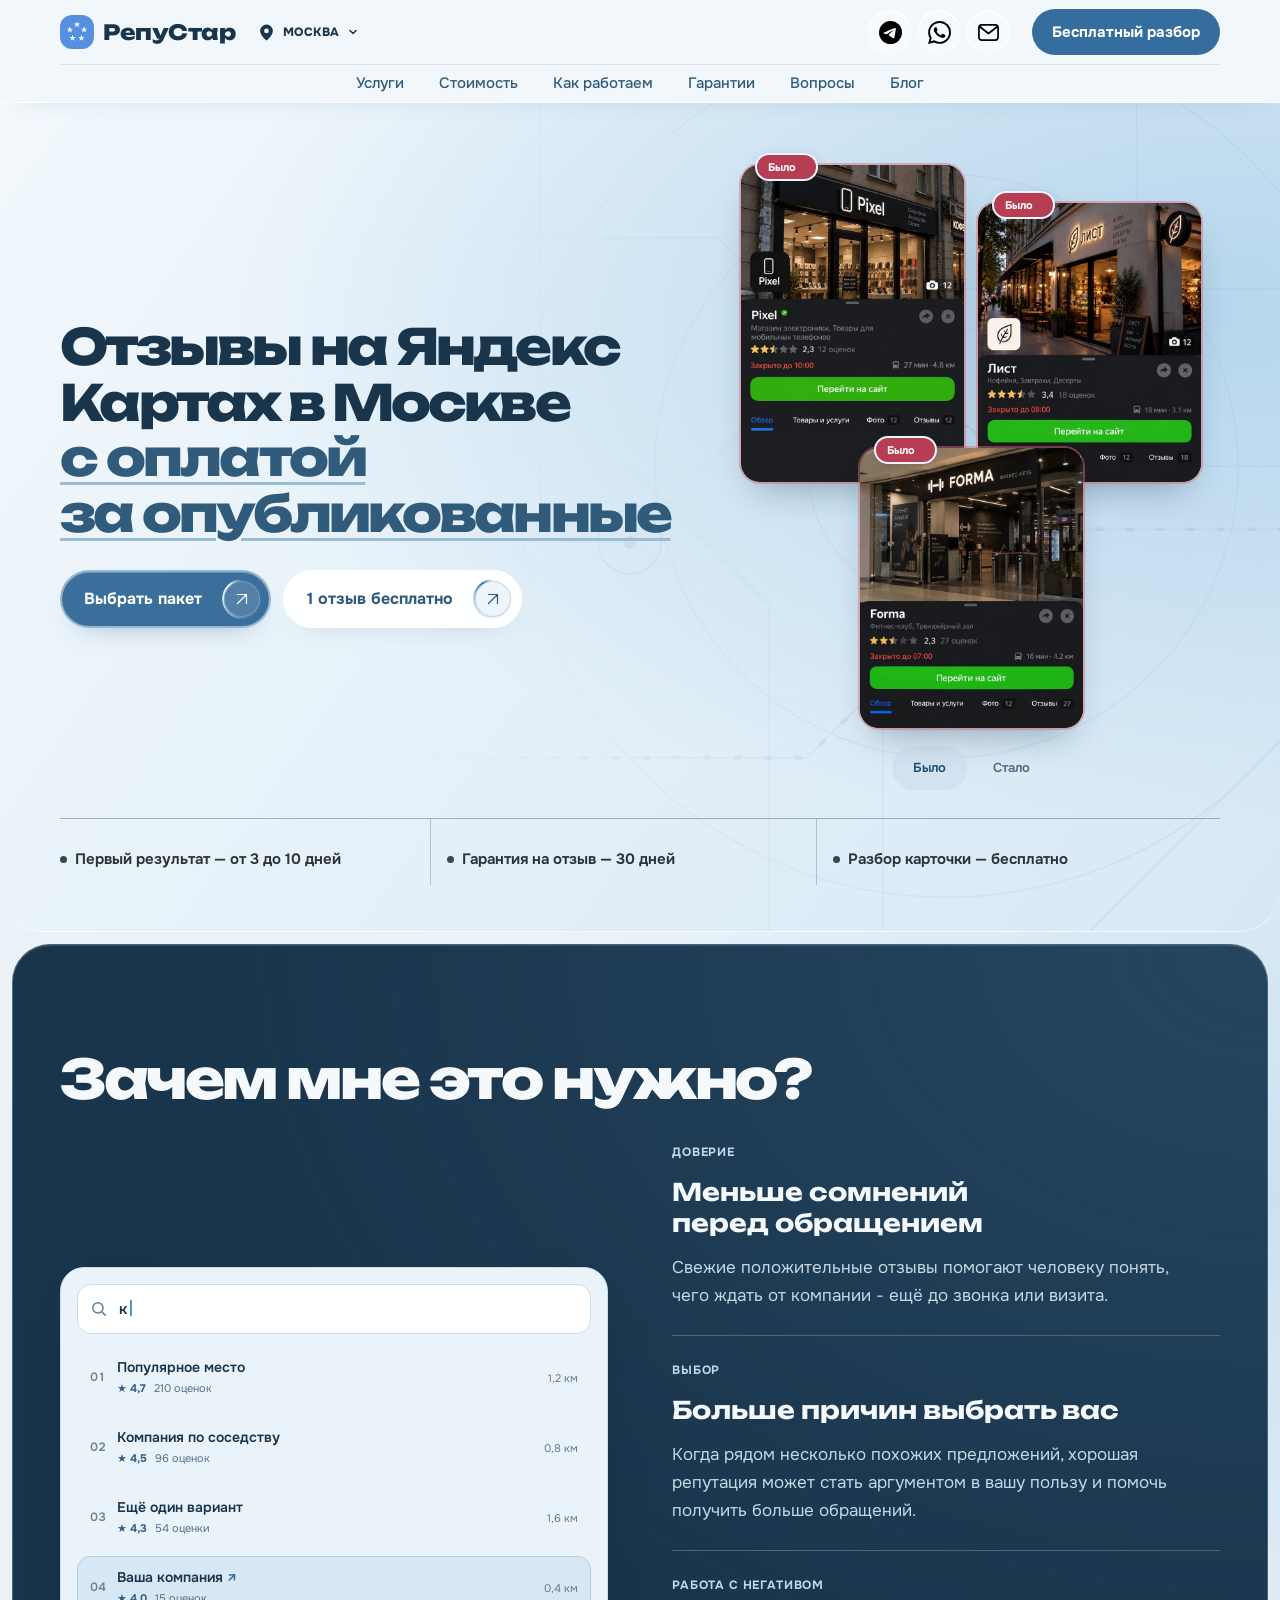
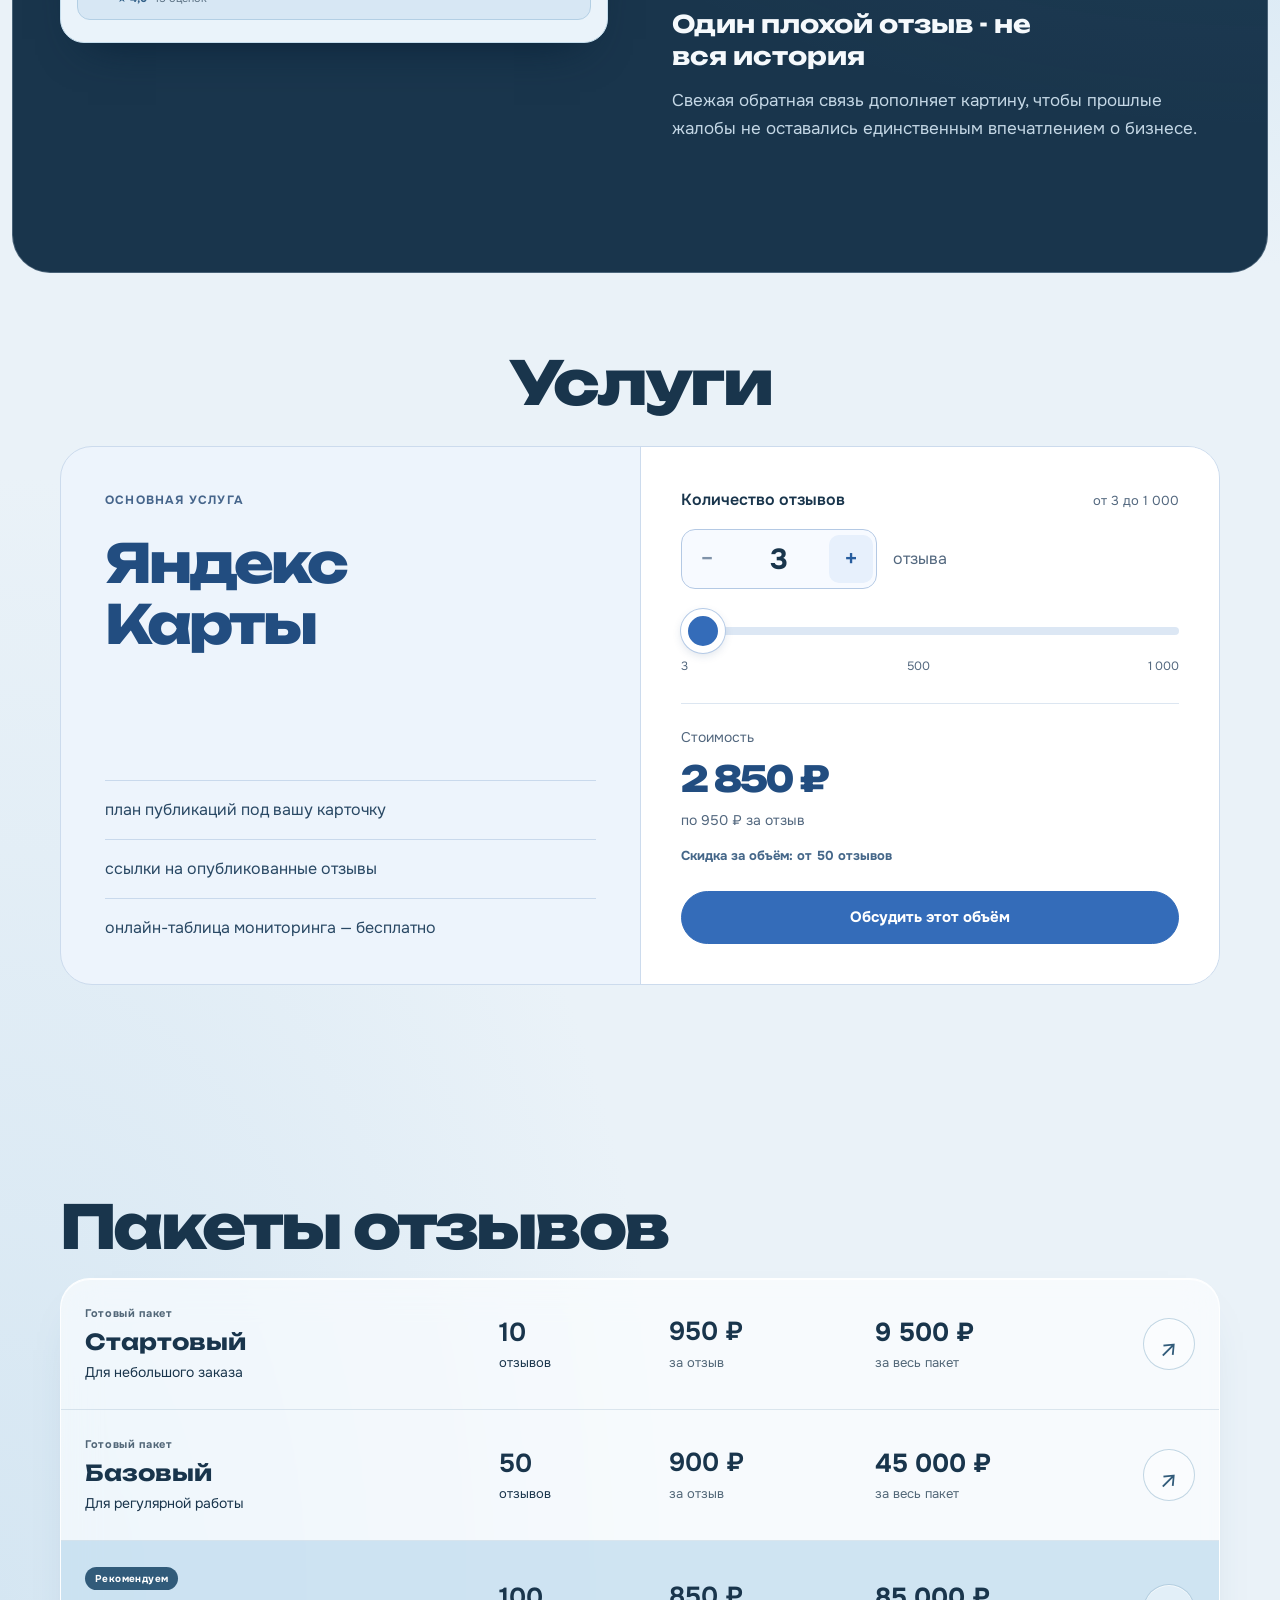
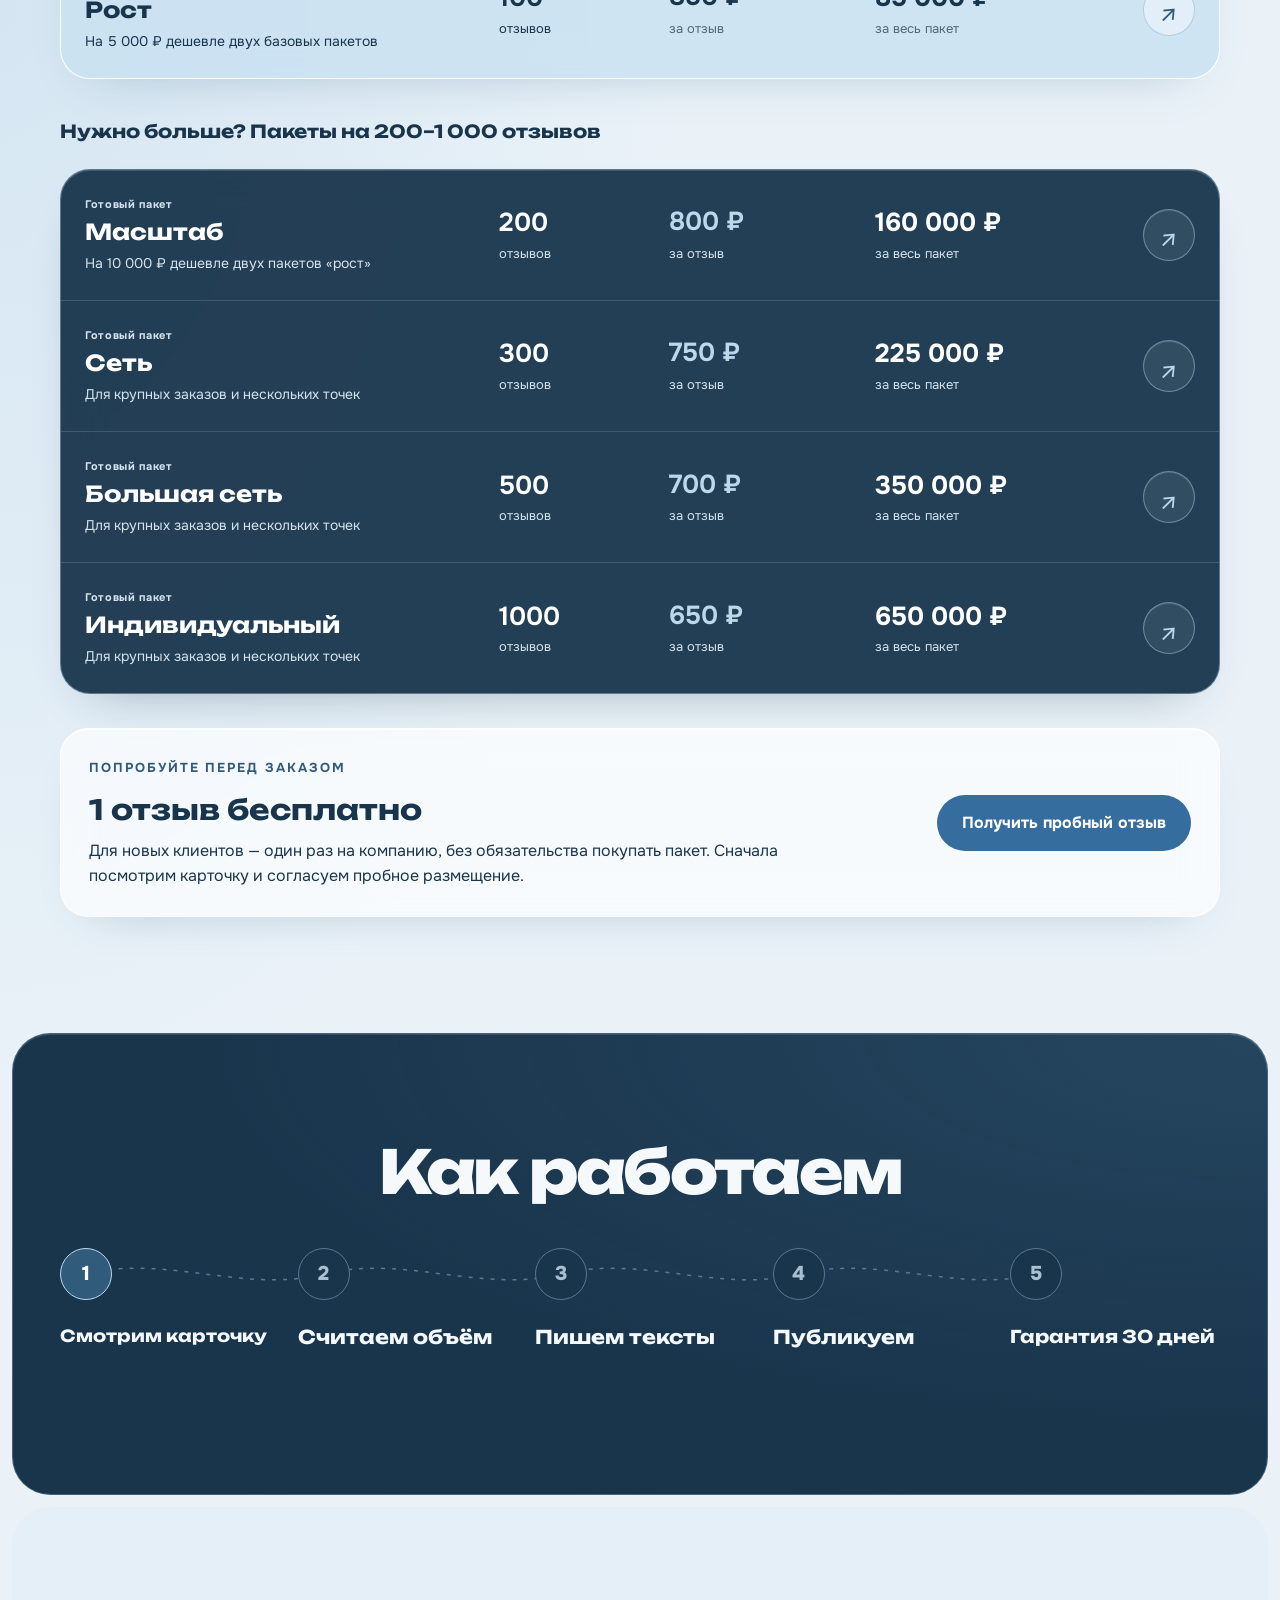
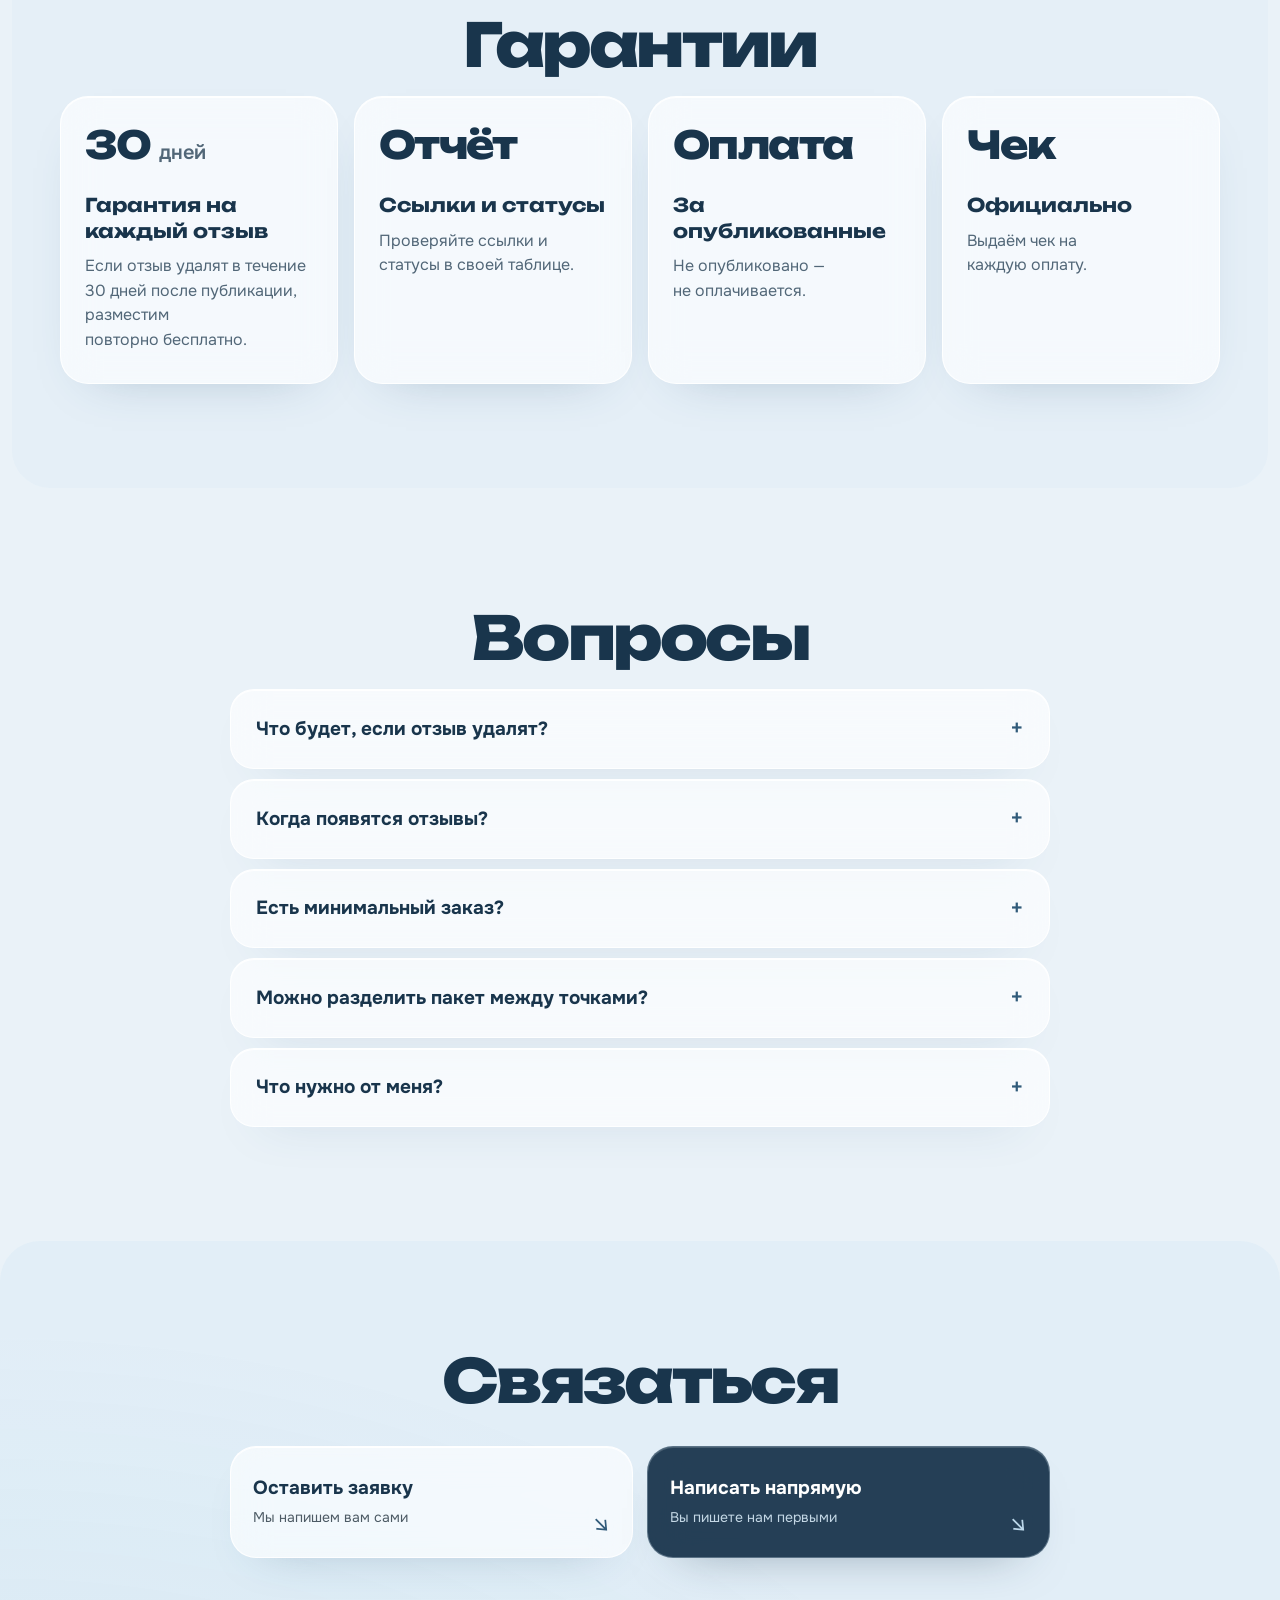
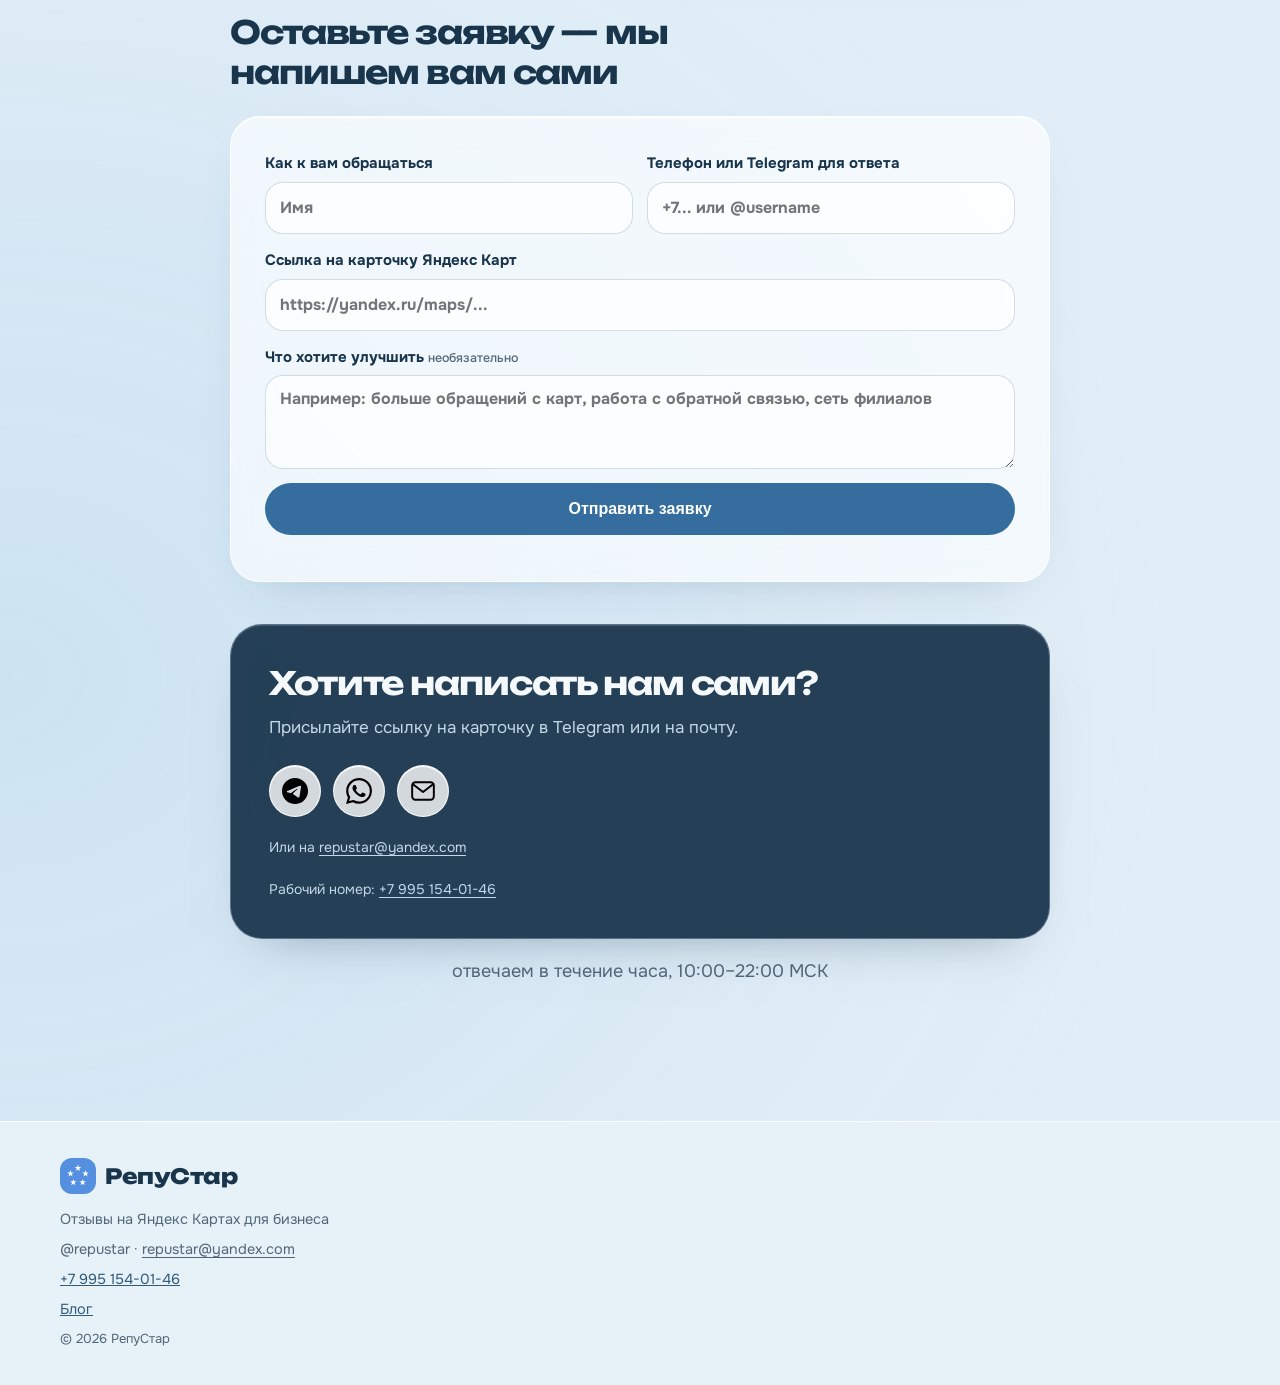
<file: index.html>
<!DOCTYPE html>
<html lang="ru" data-theme="pastel">
<head>
  <meta charset="UTF-8">
  <meta name="viewport" content="width=device-width, initial-scale=1.0">
  <title>РепуСтар — продвижение репутации на Яндекс Картах</title>
  <meta name="description" content="Отзывы на Яндекс Картах: пакеты от 10 отзывов, отчёт со ссылками. Один бесплатный пробный отзыв после согласования карточки.">
  <meta name="robots" content="index,follow,max-image-preview:large">
  <meta name="theme-color" content="#e1edf6">
  <meta property="og:type" content="website">
  <meta property="og:locale" content="ru_RU">
  <meta property="og:title" content="РепуСтар — продвижение репутации на Яндекс Картах">
  <meta property="og:description" content="Бесплатно разберём карточку и предложим понятный план работы.">
  <meta name="twitter:card" content="summary">
  <link rel="icon" type="image/svg+xml" href="favicon.svg?v=3">
  <link rel="preconnect" href="https://fonts.googleapis.com">
  <link rel="preconnect" href="https://fonts.gstatic.com" crossorigin>
  <link href="https://fonts.googleapis.com/css2?family=Onest:wght@400;500;600;700;800&family=Unbounded:wght@500;700;800&display=swap" rel="stylesheet">
  <link rel="stylesheet" href="pastel-theme.css?v=3">
  <link rel="stylesheet" href="tide.css?v=3">
  <link rel="stylesheet" href="interactions.css?v=4">
  <link rel="stylesheet" href="frost.css?v=3">
  <link rel="stylesheet" href="range.css?v=1">
  <link rel="stylesheet" href="email-copy.css?v=1">
  <link rel="stylesheet" href="cleanup.css?v=2">
  <link rel="stylesheet" href="hero-transform.css?v=2">
  <link rel="stylesheet" href="service-controls.css?v=1">
  <link rel="stylesheet" href="search-demo.css?v=2">
  <script src="search-demo.js?v=3" defer></script>

  <script type="application/ld+json">
  {
    "@context": "https://schema.org",
    "@type": "ProfessionalService",
    "name": "РепуСтар",
    "description": "Сопровождение репутации бизнеса на Яндекс Картах.",
    "email": "repustar@yandex.com",
    "telephone": "+79951540146",
    "sameAs": ["https://t.me/repustar"]
  }
  </script>
</head>
<body>

<header class="site-header">
  <div class="wrap header-inner">
    <a class="logo" href="#top"><span class="logo-mark" aria-hidden="true"><svg xmlns="http://www.w3.org/2000/svg" viewBox="0 0 1024 1024"><rect width="1024" height="1024" fill="#548FE0"/><polygon points="512.0000,187.0000 534.4514,256.0983 607.1057,256.0983 548.3271,298.8034 570.7785,367.9017 512.0000,325.1966 453.2215,367.9017 475.6729,298.8034 416.8943,256.0983 489.5486,256.0983" fill="#FFFFFF"/><polygon points="725.9877,342.4712 748.4391,411.5695 821.0934,411.5695 762.3148,454.2746 784.7662,523.3729 725.9877,480.6678 667.2092,523.3729 689.6606,454.2746 630.8821,411.5695 703.5363,411.5695" fill="#FFFFFF"/><polygon points="644.2517,594.0288 666.7031,663.1271 739.3573,663.1271 680.5788,705.8322 703.0302,774.9305 644.2517,732.2254 585.4732,774.9305 607.9246,705.8322 549.1460,663.1271 621.8003,663.1271" fill="#FFFFFF"/><polygon points="379.7483,594.0288 402.1997,663.1271 474.8540,663.1271 416.0754,705.8322 438.5268,774.9305 379.7483,732.2254 320.9698,774.9305 343.4212,705.8322 284.6427,663.1271 357.2969,663.1271" fill="#FFFFFF"/><polygon points="298.0123,342.4712 320.4637,411.5695 393.1179,411.5695 334.3394,454.2746 356.7908,523.3729 298.0123,480.6678 239.2338,523.3729 261.6852,454.2746 202.9066,411.5695 275.5609,411.5695" fill="#FFFFFF"/></svg></span>РепуСтар</a>
    <nav class="quick-contacts" aria-label="Быстрые контакты">
          <a class="contact-channel channel-tg" href="https://t.me/repustar" target="_blank" rel="noopener" title="Написать в Telegram" aria-label="Написать в Telegram"><img src="assets/contact-telegram.svg" alt="" aria-hidden="true" width="24" height="24"></a>
          <a class="contact-channel channel-wa" href="https://wa.me/79951540146" target="_blank" rel="noopener" title="Написать в WhatsApp" aria-label="Написать в WhatsApp"><img src="assets/contact-whatsapp.svg" alt="" aria-hidden="true" width="24" height="24"></a>
          <button type="button" class="contact-channel channel-mail" data-copy-email="repustar@yandex.com" title="Скопировать почту" aria-label="Скопировать почту: repustar@yandex.com"><img src="assets/contact-mail.svg" alt="" aria-hidden="true" width="24" height="24"></button></nav>
    <label class="city-picker city-pin-picker">
      <svg class="city-pin" viewBox="0 0 24 24" aria-hidden="true"><path fill="currentColor" fill-rule="evenodd" d="M12 2a8 8 0 0 0-8 8c0 6 8 12 8 12s8-6 8-12a8 8 0 0 0-8-8Zm0 5a3 3 0 1 1 0 6 3 3 0 0 1 0-6Z"/></svg>
      <span class="city-full" aria-hidden="true">Москва</span><span class="city-short" aria-hidden="true">Москва</span><svg class="city-chevron" viewBox="0 0 12 12" aria-hidden="true"><path d="M3 4.5 6 7.5 9 4.5" fill="none" stroke="currentColor" stroke-width="1.5" stroke-linecap="round" stroke-linejoin="round"/></svg>
      <select id="citySelect" aria-label="Выберите город"><option value="moscow">Москва</option><option value="spb">Санкт-Петербург</option></select>
    </label>
    <nav class="nav" id="nav">
      <a href="#services">Услуги</a>
      <a href="#packages">Стоимость</a>
      <a href="#how">Как работаем</a>
      <a href="#guarantees">Гарантии</a>
      <a href="#faq">Вопросы</a>
      <a href="/blog/">Блог</a>
    </nav>
    <a class="btn btn-accent btn-header" href="#contacts">Бесплатный разбор</a>
    <button class="burger" id="burger" aria-label="Меню" aria-expanded="false">
      <span></span><span></span><span></span>
    </button>
  </div>
</header>

<main id="top">

  <!-- HERO -->
  <section class="hero">
    <div class="hero-map" aria-hidden="true"><svg viewBox="0 0 900 700" preserveAspectRatio="xMidYMid slice">
      <g class="map-streets" fill="none" stroke="currentColor" stroke-width="1.2"><path d="M-100 130H320L500 310H1000M-100 540H390L570 360H1000M170-100V230L360 420V800M650-100V180L450 380V800M-100 370H250L450 170H1000M-100 640L180 360V-100M790-100V500L490 800"/><circle cx="500" cy="310" r="110"/><circle cx="500" cy="310" r="230"/><circle cx="500" cy="310" r="340"/></g>
      <path class="map-route" d="M-100 540H390L570 360H1000" fill="none" stroke="currentColor" stroke-width="3" stroke-dasharray="6 18"/>
      <g class="map-pin" transform="translate(500 310)"><circle class="map-pulse" r="35" fill="none" stroke="currentColor"/><circle r="8" fill="currentColor"/></g>
      <g class="map-pin" transform="translate(250 370)"><circle class="map-pulse pulse-delayed" r="25" fill="none" stroke="currentColor"/><circle r="5" fill="currentColor"/></g>
    </svg></div>
    <div class="wrap hero-grid">
      <div class="hero-copy">
        <h1>Отзывы на Яндекс Картах <span id="heroCity">в Москве</span><br><em>с оплатой за&nbsp;опубликованные</em></h1>

        <div class="hero-actions">
          <a class="btn btn-accent" href="#packages">Выбрать пакет</a>
          <a class="btn btn-ghost" href="#leadForm" data-trial>1 отзыв бесплатно</a>
        </div>

      </div>
      <aside class="hero-transform" data-state="before" aria-label="Примеры изменения карточек: было и стало">

        <div class="hero-transform-deck">
          <figure class="hero-transform-card">
            <div class="hero-transform-badge" aria-hidden="true"><span class="hero-label-before">Было</span><span class="hero-label-after">Стало</span></div>
            <div class="hero-transform-images" aria-hidden="true">
              <img src="assets/hero-pixel-before.webp" alt="" width="512" height="641" fetchpriority="high">
              <img class="hero-example-after" src="assets/hero-pixel-after.webp" alt="" width="512" height="641">
            </div>
            <figcaption class="hero-example-description">Pixel. Пример: было 2,3 и 12 оценок, стало 4,9 и 243 оценки.</figcaption>
          </figure>
          <figure class="hero-transform-card">
            <div class="hero-transform-badge" aria-hidden="true"><span class="hero-label-before">Было</span><span class="hero-label-after">Стало</span></div>
            <div class="hero-transform-images" aria-hidden="true">
              <img src="assets/hero-leaf-before-v2.webp" alt="" width="512" height="641">
              <img class="hero-example-after" src="assets/hero-leaf-after.webp" alt="" width="512" height="641">
            </div>
            <figcaption class="hero-example-description">Лист. Пример: было 3,4 и 18 оценок, стало 4,9 и 268 оценок.</figcaption>
          </figure>
          <figure class="hero-transform-card">
            <div class="hero-transform-badge" aria-hidden="true"><span class="hero-label-before">Было</span><span class="hero-label-after">Стало</span></div>
            <div class="hero-transform-images" aria-hidden="true">
              <img src="assets/hero-forma-before.webp" alt="" width="512" height="641">
              <img class="hero-example-after" src="assets/hero-forma-after-v2.webp" alt="" width="512" height="641">
            </div>
            <figcaption class="hero-example-description">Forma. Пример: было 2,3 и 27 оценок, стало 5,0 и 428 оценок.</figcaption>
          </figure>
        </div>
        <div class="hero-transform-controls" role="group" aria-label="Показать состояние карточек">
          <button type="button" data-example-state="before" aria-pressed="true">Было</button>
          <button type="button" data-example-state="after" aria-pressed="false">Стало</button>
        </div>
      </aside>
      <ul class="hero-facts">
        <li>Первый результат — от 3 до 10&nbsp;дней</li>
        <li>Гарантия на отзыв&nbsp;—&nbsp;30 дней</li>

        <li>Разбор карточки&nbsp;—&nbsp;бесплатно</li>
      </ul>
    </div>
  </section>



  <!-- Illustrative scenarios only: no client identities or claimed outcomes -->


  <section class="section reputation-section" id="why" aria-labelledby="whyTitle">
    <div class="wrap reputation-layout">
      <div class="reputation-intro">

        <h2 id="whyTitle">Зачем мне это&nbsp;нужно?</h2>
        <div class="search-demo" data-phase="search" aria-label="Демонстрация поиска и изменения видимости компании">
          <div class="demo-window">
            <div class="demo-search"><svg viewBox="0 0 24 24" aria-hidden="true"><circle cx="10" cy="10" r="6.5"/><path d="m15 15 5 5"/></svg><span class="demo-query">кофейня рядом</span></div>
            <ul class="demo-list" aria-label="Условная поисковая выдача">
              <li class="demo-row" style="--slot:0"><span class="demo-pos" aria-hidden="true">01</span><div class="demo-business"><strong>Популярное место</strong><div class="demo-meta"><span class="demo-stars">★ 4,7</span><span>210 оценок</span></div></div><span class="demo-distance">1,2 км</span></li>
              <li class="demo-row" style="--slot:1"><span class="demo-pos" aria-hidden="true">02</span><div class="demo-business"><strong>Компания по соседству</strong><div class="demo-meta"><span class="demo-stars">★ 4,5</span><span>96 оценок</span></div></div><span class="demo-distance">0,8 км</span></li>
              <li class="demo-row" style="--slot:2"><span class="demo-pos" aria-hidden="true">03</span><div class="demo-business"><strong>Ещё один вариант</strong><div class="demo-meta"><span class="demo-stars">★ 4,3</span><span>54 оценки</span></div></div><span class="demo-distance">1,6 км</span></li>
              <li class="demo-row is-company" style="--slot:3"><span class="demo-pos" aria-hidden="true">04</span><div class="demo-business"><strong>Ваша компания</strong><div class="demo-meta"><span class="demo-stars">★ <span data-demo-rating>4,0</span></span><span data-demo-count>15 оценок</span></div></div><span class="demo-distance">0,4 км</span></li>
            </ul>
          </div>
        </div>


      </div>
      <div class="reputation-list">
        <article>

          <span class="reputation-num">ДОВЕРИЕ</span>
          <h3>Меньше сомнений перед&nbsp;обращением</h3>
          <p>Свежие положительные отзывы помогают человеку понять, чего ждать от компании - ещё до звонка или&nbsp;визита.</p>
        </article>
        <article>
          <span class="reputation-num">ВЫБОР</span>
          <h3>Больше причин выбрать&nbsp;вас</h3>
          <p>Когда рядом несколько похожих предложений, хорошая репутация может стать аргументом в вашу пользу и помочь получить больше&nbsp;обращений.</p>
        </article>
        <article>
          <span class="reputation-num">РАБОТА С НЕГАТИВОМ</span>
          <h3>Один плохой отзыв - не вся&nbsp;история</h3>
          <p>Свежая обратная связь дополняет картину, чтобы прошлые жалобы не оставались единственным впечатлением о&nbsp;бизнесе.</p>
        </article>
      </div>

    </div>
  </section>

  <!-- SERVICES -->
  <section class="section" id="services">
    <div class="wrap">

      <h2>Услуги</h2>


      <div class="svc-featured service-configurator">
        <div class="svc-f-copy">
          <span class="service-eyebrow">Основная услуга</span>
          <h3>Яндекс<br>Карты</h3>
          <ul class="svc-f-list">
            <li>план публикаций под вашу&nbsp;карточку</li>
            <li>ссылки на опубликованные&nbsp;отзывы</li>
            <li>онлайн-таблица мониторинга&nbsp;—&nbsp;бесплатно</li>
          </ul>
        </div>
        <div class="svc-f-price">
          <div class="calc calc-embed">
            <div class="quantity-heading">
              <label for="serviceQuantity">Количество отзывов</label>
              <span id="quantityHelp">от 3 до 1 000</span>
            </div>
            <div class="quantity-row">
              <div class="quantity-control">
                <button type="button" data-quantity-step="-1" aria-label="Уменьшить количество">−</button>
                <input id="serviceQuantity" type="number" min="3" max="1000" step="1" value="3" inputmode="numeric" aria-describedby="quantityHelp">
                <button type="button" data-quantity-step="1" aria-label="Увеличить количество">+</button>
              </div>
              <div class="calc-count"><span id="cntVal" hidden>3</span><span class="calc-unit">отзыва</span></div>
            </div>
            <input type="range" id="cnt" class="calc-range" min="3" max="1000" value="3" step="1" aria-label="Количество отзывов">
            <div class="calc-scale" aria-hidden="true"><span>3</span><span>500</span><span>1 000</span></div>
            <div class="service-summary" aria-live="polite" aria-atomic="true">
              <span class="service-total-label">Стоимость</span>
              <div class="calc-total">
                <span class="calc-total-num" id="totalVal">2 850 ₽</span>
                <span class="calc-total-unit" id="unitVal">по 950 ₽ за отзыв</span>
              </div>
              <div class="calc-gift" id="giftVal">Скидка за объём: от 50 отзывов</div>
            </div>
            <a class="btn btn-accent btn-block" href="#leadForm" data-order-calculator>Обсудить этот объём</a>
          </div>
        </div>
      </div>


    </div>
  </section>

  <section class="section package-section" id="packages"><div class="wrap"><h2>Пакеты отзывов</h2><div class="pack-grid"><article class="pack-card"><span class="pack-kicker">Готовый пакет</span><h3>Стартовый</h3><p class="pack-unit">950 ₽ <small>за отзыв</small></p><p class="pack-count">10 <span>отзывов</span></p><p class="pack-description">Для небольшого заказа</p><p class="pack-price">9 500 ₽ <small>за весь пакет</small></p><a href="#leadForm" class="btn btn-ghost btn-block" data-package-count="10" data-package-name="Стартовый">Выбрать пакет</a></article><article class="pack-card"><span class="pack-kicker">Готовый пакет</span><h3>Базовый</h3><p class="pack-unit">900 ₽ <small>за отзыв</small></p><p class="pack-count">50 <span>отзывов</span></p><p class="pack-description">Для регулярной работы</p><p class="pack-price">45 000 ₽ <small>за весь пакет</small></p><a href="#leadForm" class="btn btn-ghost btn-block" data-package-count="50" data-package-name="Базовый">Выбрать пакет</a></article><article class="pack-card pack-featured"><span class="pack-badge">Рекомендуем</span><h3>Рост</h3><p class="pack-unit">850 ₽ <small>за отзыв</small></p><p class="pack-count">100 <span>отзывов</span></p><p class="pack-description">На 5 000 ₽ дешевле двух базовых пакетов</p><p class="pack-price">85 000 ₽ <small>за весь пакет</small></p><a href="#leadForm" class="btn btn-accent btn-block" data-package-count="100" data-package-name="Рост">Выбрать пакет</a></article></div><div class="pack-large" id="largePackages"><h3 class="pack-large-title">Нужно больше? Пакеты на 200–1 000 отзывов</h3><div class="pack-grid pack-grid-large"><article class="pack-card"><span class="pack-kicker">Готовый пакет</span><h3>Масштаб</h3><p class="pack-unit">800 ₽ <small>за отзыв</small></p><p class="pack-count">200 <span>отзывов</span></p><p class="pack-description">На 10 000 ₽ дешевле двух пакетов «рост»</p><p class="pack-price">160 000 ₽ <small>за весь пакет</small></p><a href="#leadForm" class="btn btn-ghost btn-block" data-package-count="200" data-package-name="Масштаб">Выбрать пакет</a></article><article class="pack-card"><span class="pack-kicker">Готовый пакет</span><h3>Сеть</h3><p class="pack-unit">750 ₽ <small>за отзыв</small></p><p class="pack-count">300 <span>отзывов</span></p><p class="pack-description">Для крупных заказов и нескольких точек</p><p class="pack-price">225 000 ₽ <small>за весь пакет</small></p><a href="#leadForm" class="btn btn-ghost btn-block" data-package-count="300" data-package-name="Сеть">Выбрать пакет</a></article><article class="pack-card"><span class="pack-kicker">Готовый пакет</span><h3>Большая сеть</h3><p class="pack-unit">700 ₽ <small>за отзыв</small></p><p class="pack-count">500 <span>отзывов</span></p><p class="pack-description">Для крупных заказов и нескольких точек</p><p class="pack-price">350 000 ₽ <small>за весь пакет</small></p><a href="#leadForm" class="btn btn-ghost btn-block" data-package-count="500" data-package-name="Большая сеть">Выбрать пакет</a></article><article class="pack-card"><span class="pack-kicker">Готовый пакет</span><h3>Индивидуальный</h3><p class="pack-unit">650 ₽ <small>за отзыв</small></p><p class="pack-count">1000 <span>отзывов</span></p><p class="pack-description">Для крупных заказов и нескольких точек</p><p class="pack-price">650 000 ₽ <small>за весь пакет</small></p><a href="#leadForm" class="btn btn-ghost btn-block" data-package-count="1000" data-package-name="Индивидуальный">Выбрать пакет</a></article></div></div><div class="trial-offer"><div><p class="eyebrow">Попробуйте перед заказом</p><h3>1 отзыв бесплатно</h3><p>Для новых клиентов — один раз на компанию, без обязательства покупать пакет. Сначала посмотрим карточку и согласуем пробное размещение.</p></div><a class="btn btn-accent" href="#leadForm" data-trial>Получить пробный отзыв</a></div></div></section>



  <!-- SITUATIONS: original content, reference-inspired editorial layout -->


  <!-- HOW -->
  <section class="section section-dark" id="how">
    <div class="wrap">

      <h2>Как&nbsp;работаем</h2>
      <ol class="steps">
        <li class="step">
          <div class="step-num">1</div>
          <div>
            <h3>Смотрим&nbsp;карточку</h3>

          </div>
        </li>
        <li class="step">
          <div class="step-num">2</div>
          <div>
            <h3>Считаем&nbsp;объём</h3>

          </div>
        </li>
        <li class="step">
          <div class="step-num">3</div>
          <div>
            <h3>Пишем&nbsp;тексты</h3>

          </div>
        </li>
        <li class="step">
          <div class="step-num">4</div>
          <div>
            <h3>Публикуем</h3>

          </div>
        </li>
        <li class="step">
          <div class="step-num">5</div>
          <div>
            <h3>Гарантия&nbsp;30&nbsp;дней</h3>

          </div>
        </li>
      </ol>
    </div>
  </section>

  <!-- GUARANTEES -->
  <section class="section section-tint" id="guarantees">
    <div class="wrap">

      <h2>Гарантии</h2>

      <div class="guar-grid">
        <div class="guar-item">
          <div class="guar-num">30<span>дней</span></div>
          <h3>Гарантия на каждый&nbsp;отзыв</h3>
          <p>Если отзыв удалят в течение 30 дней после публикации, разместим повторно&nbsp;бесплатно.</p>
        </div>
        <div class="guar-item">
          <div class="guar-num">Отчёт</div>
          <h3>Ссылки и статусы</h3>
          <p>Проверяйте ссылки и статусы в своей&nbsp;таблице.</p>
        </div>
        <div class="guar-item">
          <div class="guar-num">Оплата</div>
          <h3>За опубликованные</h3>
          <p>Не опубликовано — не&nbsp;оплачивается.</p>
        </div>
        <div class="guar-item">
          <div class="guar-num">Чек</div>
          <h3>Официально</h3>
          <p>Выдаём чек на каждую&nbsp;оплату.</p>
        </div>
      </div>
    </div>
  </section>




  <!-- FAQ -->
  <section class="section" id="faq">
    <div class="wrap wrap-narrow">

      <h2>Вопросы</h2>

      <details class="faq-item">
        <summary>Что будет, если отзыв&nbsp;удалят?</summary>
        <p>Если отзыв удалён в течение 30 дней после публикации, восстанавливаем его&nbsp;бесплатно.</p>
      </details>
      <details class="faq-item">
        <summary>Когда появятся&nbsp;отзывы?</summary>
        <p>Первые публикации — от 3 до 10 дней. График всего заказа согласуем&nbsp;заранее.</p>
      </details>

      <details class="faq-item">
        <summary>Есть минимальный&nbsp;заказ?</summary>
        <p>От 3 отзывов по 950 ₽. От 50 — дешевле. Один пробный бесплатно для нового клиента после согласования карточки, один раз на&nbsp;компанию.</p>
      </details>
      <details class="faq-item">
        <summary>Можно разделить пакет между&nbsp;точками?</summary>
        <p>Да. Распределение по филиалам согласуем до начала&nbsp;работы.</p>
      </details>
      <details class="faq-item">
        <summary>Что нужно от&nbsp;меня?</summary>
        <p>Ссылка на карточку, контакт для ответа и несколько слов о&nbsp;бизнесе.</p>
      </details>
    </div>
  </section>

  <!-- CONTACTS -->
  <section class="section section-cta" id="contacts">
    <div class="wrap wrap-narrow cta-box">
      <h2>Связаться</h2>

      <nav class="contact-choices" aria-label="Способы связи">
        <a class="contact-choice" href="#leadForm">

          <span class="contact-choice-copy"><strong>Оставить&nbsp;заявку</strong><small>Мы напишем вам&nbsp;сами</small></span>
          <span class="contact-choice-arrow" aria-hidden="true">↘</span>
        </a>
        <a class="contact-choice contact-choice-direct" href="#writeDirect">

          <span class="contact-choice-copy"><strong>Написать&nbsp;напрямую</strong><small>Вы пишете нам&nbsp;первыми</small></span>
          <span class="contact-choice-arrow" aria-hidden="true">↘</span>
        </a>
      </nav>
      <div class="contact-path-form">
        <h3>Оставьте заявку — мы напишем вам&nbsp;сами</h3>

      <form class="lead-form" id="leadForm">
        <div class="lead-form-grid">
          <label>
            <span>Как к вам обращаться</span>
            <input id="leadName" name="name" type="text" autocomplete="name" maxlength="100" placeholder="Имя" required>
          </label>
          <label>
            <span>Телефон или Telegram для&nbsp;ответа</span>
            <input id="leadContact" name="contact" type="text" autocomplete="tel" maxlength="150" placeholder="+7... или @username" required>
          </label>
        </div>
        <label>
          <span>Ссылка на карточку Яндекс&nbsp;Карт</span>
          <input id="leadCard" name="card" type="url" inputmode="url" maxlength="500" placeholder="https://yandex.ru/maps/..." required>
        </label>
        <label>
          <span>Что хотите улучшить&nbsp;<small>необязательно</small></span>
          <textarea id="leadTask" name="task" rows="3" maxlength="1000" placeholder="Например: больше обращений с карт, работа с обратной связью, сеть филиалов"></textarea>
        </label>
        <label class="hp-field" aria-hidden="true">Ваш сайт <input id="leadWebsite" name="website" type="text" autocomplete="off" tabindex="-1"></label>
        <button class="btn btn-accent btn-block" type="submit">Отправить заявку</button>
        <p class="form-note" id="formNote" aria-live="polite"></p>
      </form>
      </div>
      <div class="contact-path-direct" id="writeDirect">

        <h3>Хотите написать нам&nbsp;сами?</h3>
        <p>Присылайте ссылку на карточку в Telegram или на&nbsp;почту.</p>
        <div class="contact-grid contact-channels">
          <a class="contact-channel channel-tg" href="https://t.me/repustar" target="_blank" rel="noopener" title="Написать в Telegram" aria-label="Написать в Telegram"><img src="assets/contact-telegram.svg" alt="" aria-hidden="true" width="24" height="24"></a>
          <a class="contact-channel channel-wa" href="https://wa.me/79951540146" target="_blank" rel="noopener" title="Написать в WhatsApp" aria-label="Написать в WhatsApp"><img src="assets/contact-whatsapp.svg" alt="" aria-hidden="true" width="24" height="24"></a>
          <button type="button" class="contact-channel channel-mail" data-copy-email="repustar@yandex.com" title="Скопировать почту" aria-label="Скопировать почту: repustar@yandex.com"><img src="assets/contact-mail.svg" alt="" aria-hidden="true" width="24" height="24"></button>
        </div>
        <p class="contact-mail">Или на&nbsp;<button type="button" class="email-copy-text" data-copy-email="repustar@yandex.com" title="Скопировать почту">repustar@yandex.com</button></p>
        <p class="contact-mail">Рабочий номер:&nbsp;<a href="tel:+79951540146">+7&nbsp;995&nbsp;154-01-46</a></p>
      </div>
      <p class="cta-hint">отвечаем в течение часа, 10:00–22:00 МСК</p>
    </div>
  </section>

</main>

<a class="mobile-cta" href="#contacts">Получить бесплатный разбор</a>

<footer class="site-footer">
  <div class="wrap footer-inner">
    <div class="logo logo-footer"><span class="logo-mark" aria-hidden="true"><svg xmlns="http://www.w3.org/2000/svg" viewBox="0 0 1024 1024"><rect width="1024" height="1024" fill="#548FE0"/><polygon points="512.0000,187.0000 534.4514,256.0983 607.1057,256.0983 548.3271,298.8034 570.7785,367.9017 512.0000,325.1966 453.2215,367.9017 475.6729,298.8034 416.8943,256.0983 489.5486,256.0983" fill="#FFFFFF"/><polygon points="725.9877,342.4712 748.4391,411.5695 821.0934,411.5695 762.3148,454.2746 784.7662,523.3729 725.9877,480.6678 667.2092,523.3729 689.6606,454.2746 630.8821,411.5695 703.5363,411.5695" fill="#FFFFFF"/><polygon points="644.2517,594.0288 666.7031,663.1271 739.3573,663.1271 680.5788,705.8322 703.0302,774.9305 644.2517,732.2254 585.4732,774.9305 607.9246,705.8322 549.1460,663.1271 621.8003,663.1271" fill="#FFFFFF"/><polygon points="379.7483,594.0288 402.1997,663.1271 474.8540,663.1271 416.0754,705.8322 438.5268,774.9305 379.7483,732.2254 320.9698,774.9305 343.4212,705.8322 284.6427,663.1271 357.2969,663.1271" fill="#FFFFFF"/><polygon points="298.0123,342.4712 320.4637,411.5695 393.1179,411.5695 334.3394,454.2746 356.7908,523.3729 298.0123,480.6678 239.2338,523.3729 261.6852,454.2746 202.9066,411.5695 275.5609,411.5695" fill="#FFFFFF"/></svg></span>РепуСтар</div>
    <p>Отзывы на Яндекс Картах для бизнеса</p>
    <p>@repustar&nbsp;·&nbsp;<button type="button" class="email-copy-text" data-copy-email="repustar@yandex.com" title="Скопировать почту">repustar@yandex.com</button></p>
    <p><a href="tel:+79951540146">+7&nbsp;995&nbsp;154-01-46</a></p>
    <p><a href="/blog/">Блог</a></p>
    <p class="footer-muted">© 2026&nbsp;РепуСтар</p>
  </div>
</footer>

<script src="script.js?v=9"></script>
<script src="email-copy.js?v=1"></script>
<script src="motion.js?v=3"></script>
<script src="typography.js?v=2"></script>
<script src="location.js?v=2"></script>
<script src="tide.js?v=3"></script>
<script src="interactions.js?v=3"></script>
<script src="range.js?v=1"></script>
<script src="service-controls.js?v=1"></script>
<script src="hero-transform.js?v=2"></script>



</body>
</html>
</file>
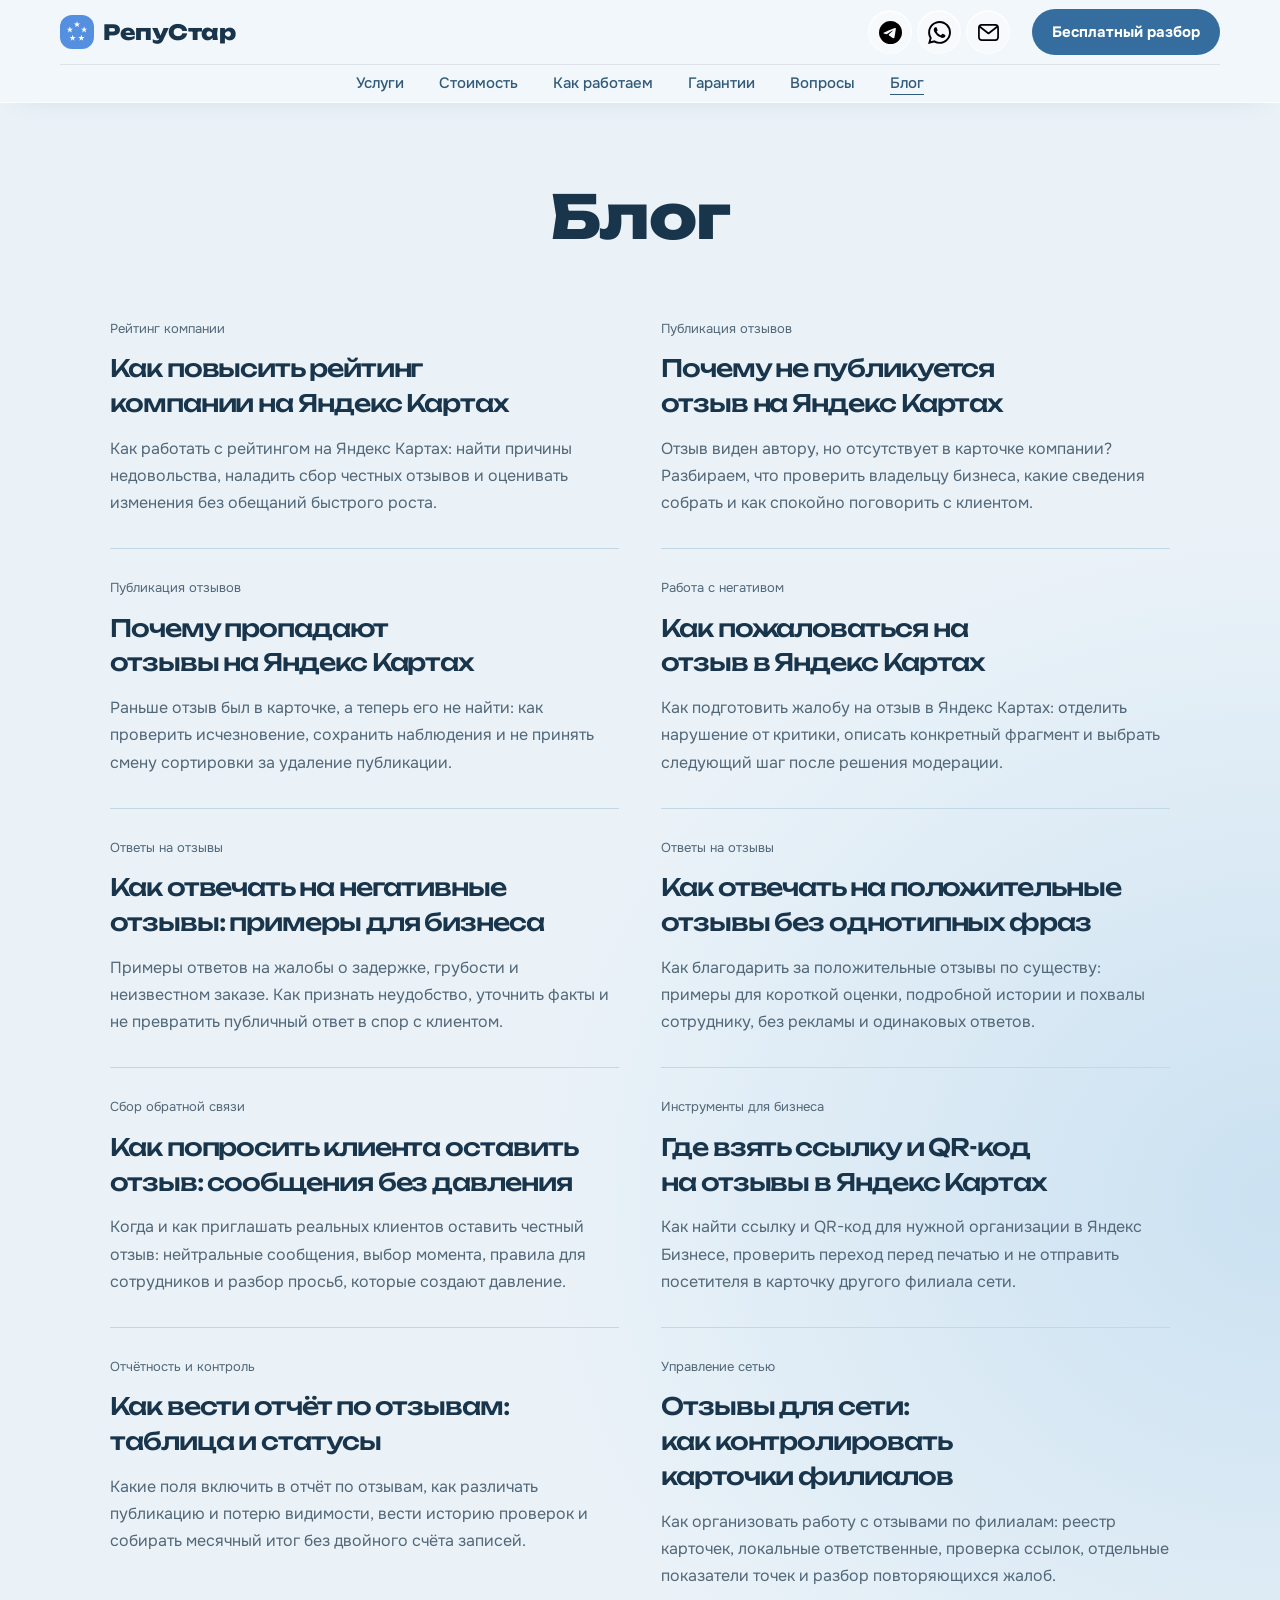
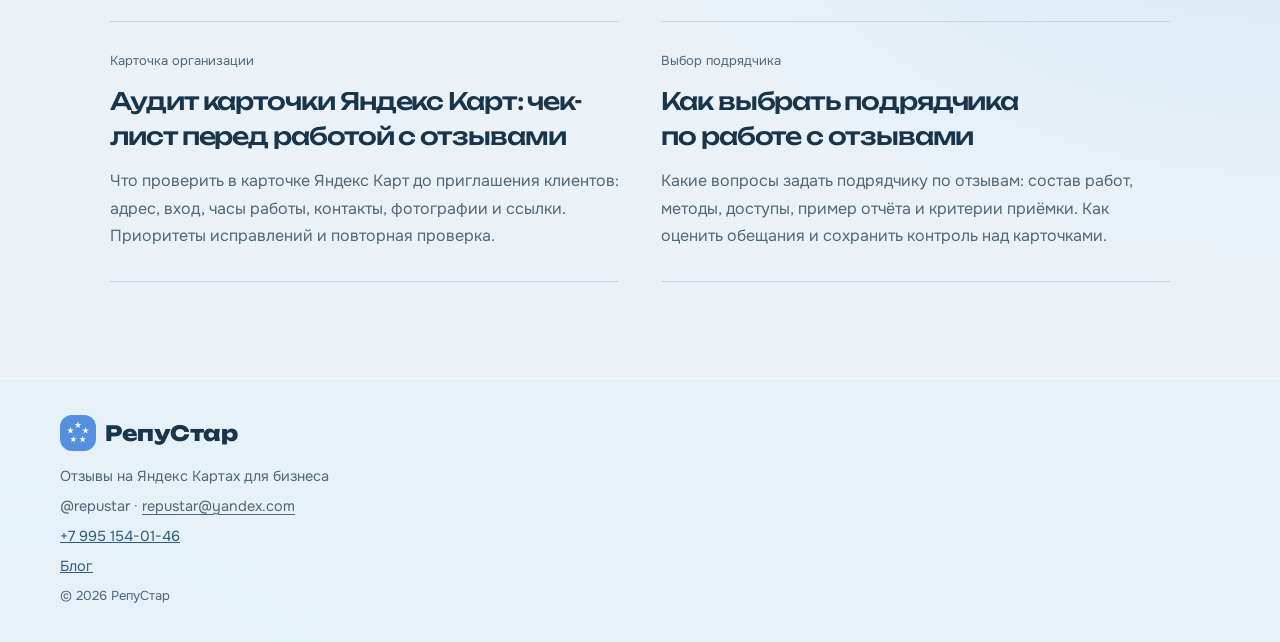
<file: blog/index.html>
<!DOCTYPE html>
<html lang="ru" data-theme="pastel">
<head>
<meta charset="utf-8"/>
<meta content="width=device-width, initial-scale=1.0" name="viewport"/>
<title>Блог о репутации и отзывах на Яндекс Картах — РепуСтар</title>
<meta content="Практические статьи о рейтинге, отзывах, модерации и работе с карточками бизнеса на Яндекс Картах." name="description"/>
<meta content="index,follow,max-image-preview:large" name="robots"/>
<meta content="#e1edf6" name="theme-color"/>
<meta content="website" property="og:type"/>
<meta content="ru_RU" property="og:locale"/>
<meta content="Блог о репутации и отзывах на Яндекс Картах — РепуСтар" property="og:title"/>
<meta content="Практические статьи о рейтинге, отзывах, модерации и работе с карточками бизнеса на Яндекс Картах." property="og:description"/>
<meta content="summary" name="twitter:card"/>
<link href="/favicon.svg?v=3" rel="icon" type="image/svg+xml"/>
<link href="https://fonts.googleapis.com" rel="preconnect"/>
<link crossorigin="" href="https://fonts.gstatic.com" rel="preconnect"/>
<link href="https://fonts.googleapis.com/css2?family=Onest:wght@400;500;600;700;800&amp;family=Unbounded:wght@500;700;800&amp;display=swap" rel="stylesheet"/>
<link href="/pastel-theme.css?v=3" rel="stylesheet"/>
<link href="/tide.css?v=3" rel="stylesheet"/>
<link href="/interactions.css?v=3" rel="stylesheet"/>
<link href="/frost.css?v=3" rel="stylesheet"/>
<link href="/range.css?v=1" rel="stylesheet"/>
<link href="/email-copy.css?v=1" rel="stylesheet"/>
<link href="/cleanup.css?v=2" rel="stylesheet"/>
<link href="https://repustar.pro/blog/" rel="canonical"/>
<link href="/blog.css?v=1" rel="stylesheet"/><meta content="https://repustar.pro/blog/" property="og:url"/></head>
<body class="blog-page">
<header class="site-header">
<div class="wrap header-inner">
<a class="logo" href="/#top"><span aria-hidden="true" class="logo-mark"><svg viewbox="0 0 1024 1024" xmlns="http://www.w3.org/2000/svg"><rect fill="#548FE0" height="1024" width="1024"></rect><polygon fill="#FFFFFF" points="512.0000,187.0000 534.4514,256.0983 607.1057,256.0983 548.3271,298.8034 570.7785,367.9017 512.0000,325.1966 453.2215,367.9017 475.6729,298.8034 416.8943,256.0983 489.5486,256.0983"></polygon><polygon fill="#FFFFFF" points="725.9877,342.4712 748.4391,411.5695 821.0934,411.5695 762.3148,454.2746 784.7662,523.3729 725.9877,480.6678 667.2092,523.3729 689.6606,454.2746 630.8821,411.5695 703.5363,411.5695"></polygon><polygon fill="#FFFFFF" points="644.2517,594.0288 666.7031,663.1271 739.3573,663.1271 680.5788,705.8322 703.0302,774.9305 644.2517,732.2254 585.4732,774.9305 607.9246,705.8322 549.1460,663.1271 621.8003,663.1271"></polygon><polygon fill="#FFFFFF" points="379.7483,594.0288 402.1997,663.1271 474.8540,663.1271 416.0754,705.8322 438.5268,774.9305 379.7483,732.2254 320.9698,774.9305 343.4212,705.8322 284.6427,663.1271 357.2969,663.1271"></polygon><polygon fill="#FFFFFF" points="298.0123,342.4712 320.4637,411.5695 393.1179,411.5695 334.3394,454.2746 356.7908,523.3729 298.0123,480.6678 239.2338,523.3729 261.6852,454.2746 202.9066,411.5695 275.5609,411.5695"></polygon></svg></span>РепуСтар</a>
<nav aria-label="Быстрые контакты" class="quick-contacts">
<a aria-label="Написать в Telegram" class="contact-channel channel-tg" href="https://t.me/repustar" rel="noopener" target="_blank" title="Написать в Telegram"><img alt="" aria-hidden="true" height="24" src="/assets/contact-telegram.svg" width="24"/></a>
<a aria-label="Написать в WhatsApp" class="contact-channel channel-wa" href="https://wa.me/79951540146" rel="noopener" target="_blank" title="Написать в WhatsApp"><img alt="" aria-hidden="true" height="24" src="/assets/contact-whatsapp.svg" width="24"/></a>
<button aria-label="Скопировать почту: repustar@yandex.com" class="contact-channel channel-mail" data-copy-email="repustar@yandex.com" title="Скопировать почту" type="button"><img alt="" aria-hidden="true" height="24" src="/assets/contact-mail.svg" width="24"/></button></nav>
<nav class="nav" id="nav">
<a href="/#services">Услуги</a>
<a href="/#packages">Стоимость</a>
<a href="/#how">Как работаем</a>
<a href="/#guarantees">Гарантии</a>
<a href="/#faq">Вопросы</a>
<a aria-current="page" href="/blog/">Блог</a>
</nav>
<a class="btn btn-accent btn-header" href="/#contacts">Бесплатный разбор</a>
<button aria-expanded="false" aria-label="Меню" class="burger" id="burger">
<span></span><span></span><span></span>
</button>
</div>
</header>
<main id="top" class="blog-main"><section class="section blog-section blog-index"><div class="wrap"><h1>Блог</h1><div class="blog-grid"><a class="blog-card" href="/blog/kak-povysit-reyting-yandex-karty/"><span class="blog-category">Рейтинг компании</span><h2>Как повысить рейтинг компании на Яндекс Картах</h2><p>Как работать с рейтингом на Яндекс Картах: найти причины недовольства, наладить сбор честных отзывов и оценивать изменения без обещаний быстрого роста.</p></a><a class="blog-card" href="/blog/pochemu-ne-publikuetsya-otzyv/"><span class="blog-category">Публикация отзывов</span><h2>Почему не публикуется отзыв на Яндекс Картах</h2><p>Отзыв виден автору, но отсутствует в карточке компании? Разбираем, что проверить владельцу бизнеса, какие сведения собрать и как спокойно поговорить с клиентом.</p></a><a class="blog-card" href="/blog/pochemu-propadayut-otzyvy/"><span class="blog-category">Публикация отзывов</span><h2>Почему пропадают отзывы на Яндекс Картах</h2><p>Раньше отзыв был в карточке, а теперь его не найти: как проверить исчезновение, сохранить наблюдения и не принять смену сортировки за удаление публикации.</p></a><a class="blog-card" href="/blog/kak-pozhalovatsya-na-otzyv/"><span class="blog-category">Работа с негативом</span><h2>Как пожаловаться на отзыв в Яндекс Картах</h2><p>Как подготовить жалобу на отзыв в Яндекс Картах: отделить нарушение от критики, описать конкретный фрагмент и выбрать следующий шаг после решения модерации.</p></a><a class="blog-card" href="/blog/otvet-na-negativnyy-otzyv/"><span class="blog-category">Ответы на отзывы</span><h2>Как отвечать на негативные отзывы: примеры для бизнеса</h2><p>Примеры ответов на жалобы о задержке, грубости и неизвестном заказе. Как признать неудобство, уточнить факты и не превратить публичный ответ в спор с клиентом.</p></a><a class="blog-card" href="/blog/otvet-na-polozhitelnyy-otzyv/"><span class="blog-category">Ответы на отзывы</span><h2>Как отвечать на положительные отзывы без однотипных фраз</h2><p>Как благодарить за положительные отзывы по существу: примеры для короткой оценки, подробной истории и похвалы сотруднику, без рекламы и одинаковых ответов.</p></a><a class="blog-card" href="/blog/kak-poprosit-klienta-ob-otzyve/"><span class="blog-category">Сбор обратной связи</span><h2>Как попросить клиента оставить отзыв: сообщения без давления</h2><p>Когда и как приглашать реальных клиентов оставить честный отзыв: нейтральные сообщения, выбор момента, правила для сотрудников и разбор просьб, которые создают давление.</p></a><a class="blog-card" href="/blog/ssylka-i-qr-kod-na-otzyvy/"><span class="blog-category">Инструменты для бизнеса</span><h2>Где взять ссылку и QR-код на отзывы в Яндекс Картах</h2><p>Как найти ссылку и QR-код для нужной организации в Яндекс Бизнесе, проверить переход перед печатью и не отправить посетителя в карточку другого филиала сети.</p></a><a class="blog-card" href="/blog/otchet-po-otzyvam/"><span class="blog-category">Отчётность и контроль</span><h2>Как вести отчёт по отзывам: таблица и статусы</h2><p>Какие поля включить в отчёт по отзывам, как различать публикацию и потерю видимости, вести историю проверок и собирать месячный итог без двойного счёта записей.</p></a><a class="blog-card" href="/blog/otzyvy-dlya-seti-filialov/"><span class="blog-category">Управление сетью</span><h2>Отзывы для сети: как контролировать карточки филиалов</h2><p>Как организовать работу с отзывами по филиалам: реестр карточек, локальные ответственные, проверка ссылок, отдельные показатели точек и разбор повторяющихся жалоб.</p></a><a class="blog-card" href="/blog/audit-kartochki-yandex-kart/"><span class="blog-category">Карточка организации</span><h2>Аудит карточки Яндекс Карт: чек-лист перед работой с отзывами</h2><p>Что проверить в карточке Яндекс Карт до приглашения клиентов: адрес, вход, часы работы, контакты, фотографии и ссылки. Приоритеты исправлений и повторная проверка.</p></a><a class="blog-card" href="/blog/kak-vybrat-podryadchika-po-otzyvam/"><span class="blog-category">Выбор подрядчика</span><h2>Как выбрать подрядчика по работе с отзывами</h2><p>Какие вопросы задать подрядчику по отзывам: состав работ, методы, доступы, пример отчёта и критерии приёмки. Как оценить обещания и сохранить контроль над карточками.</p></a></div></div></section></main>
<footer class="site-footer">
<div class="wrap footer-inner">
<div class="logo logo-footer"><span aria-hidden="true" class="logo-mark"><svg viewbox="0 0 1024 1024" xmlns="http://www.w3.org/2000/svg"><rect fill="#548FE0" height="1024" width="1024"></rect><polygon fill="#FFFFFF" points="512.0000,187.0000 534.4514,256.0983 607.1057,256.0983 548.3271,298.8034 570.7785,367.9017 512.0000,325.1966 453.2215,367.9017 475.6729,298.8034 416.8943,256.0983 489.5486,256.0983"></polygon><polygon fill="#FFFFFF" points="725.9877,342.4712 748.4391,411.5695 821.0934,411.5695 762.3148,454.2746 784.7662,523.3729 725.9877,480.6678 667.2092,523.3729 689.6606,454.2746 630.8821,411.5695 703.5363,411.5695"></polygon><polygon fill="#FFFFFF" points="644.2517,594.0288 666.7031,663.1271 739.3573,663.1271 680.5788,705.8322 703.0302,774.9305 644.2517,732.2254 585.4732,774.9305 607.9246,705.8322 549.1460,663.1271 621.8003,663.1271"></polygon><polygon fill="#FFFFFF" points="379.7483,594.0288 402.1997,663.1271 474.8540,663.1271 416.0754,705.8322 438.5268,774.9305 379.7483,732.2254 320.9698,774.9305 343.4212,705.8322 284.6427,663.1271 357.2969,663.1271"></polygon><polygon fill="#FFFFFF" points="298.0123,342.4712 320.4637,411.5695 393.1179,411.5695 334.3394,454.2746 356.7908,523.3729 298.0123,480.6678 239.2338,523.3729 261.6852,454.2746 202.9066,411.5695 275.5609,411.5695"></polygon></svg></span>РепуСтар</div>
<p>Отзывы на Яндекс Картах для бизнеса</p>
<p>@repustar · <button class="email-copy-text" data-copy-email="repustar@yandex.com" title="Скопировать почту" type="button">repustar@yandex.com</button></p>
<p><a href="tel:+79951540146">+7 995 154-01-46</a></p>
<p><a href="/blog/">Блог</a></p>
<p class="footer-muted">© 2026 РепуСтар</p>
</div>
</footer>
<script src="/blog-nav.js?v=1"></script>
<script src="/email-copy.js?v=1"></script>
<script type="application/ld+json">{"@context": "https://schema.org", "@graph": [{"@type": "Blog", "name": "Блог РепуСтар", "url": "https://repustar.pro/blog/", "inLanguage": "ru-RU", "publisher": {"@type": "Organization", "name": "РепуСтар", "url": "https://repustar.pro/"}}, {"@type": "ItemList", "itemListElement": [{"@type": "ListItem", "position": 1, "url": "https://repustar.pro/blog/kak-povysit-reyting-yandex-karty/", "name": "Как повысить рейтинг компании на Яндекс Картах"}, {"@type": "ListItem", "position": 2, "url": "https://repustar.pro/blog/pochemu-ne-publikuetsya-otzyv/", "name": "Почему не публикуется отзыв на Яндекс Картах"}, {"@type": "ListItem", "position": 3, "url": "https://repustar.pro/blog/pochemu-propadayut-otzyvy/", "name": "Почему пропадают отзывы на Яндекс Картах"}, {"@type": "ListItem", "position": 4, "url": "https://repustar.pro/blog/kak-pozhalovatsya-na-otzyv/", "name": "Как пожаловаться на отзыв в Яндекс Картах"}, {"@type": "ListItem", "position": 5, "url": "https://repustar.pro/blog/otvet-na-negativnyy-otzyv/", "name": "Как отвечать на негативные отзывы: примеры для бизнеса"}, {"@type": "ListItem", "position": 6, "url": "https://repustar.pro/blog/otvet-na-polozhitelnyy-otzyv/", "name": "Как отвечать на положительные отзывы без однотипных фраз"}, {"@type": "ListItem", "position": 7, "url": "https://repustar.pro/blog/kak-poprosit-klienta-ob-otzyve/", "name": "Как попросить клиента оставить отзыв: сообщения без давления"}, {"@type": "ListItem", "position": 8, "url": "https://repustar.pro/blog/ssylka-i-qr-kod-na-otzyvy/", "name": "Где взять ссылку и QR-код на отзывы в Яндекс Картах"}, {"@type": "ListItem", "position": 9, "url": "https://repustar.pro/blog/otchet-po-otzyvam/", "name": "Как вести отчёт по отзывам: таблица и статусы"}, {"@type": "ListItem", "position": 10, "url": "https://repustar.pro/blog/otzyvy-dlya-seti-filialov/", "name": "Отзывы для сети: как контролировать карточки филиалов"}, {"@type": "ListItem", "position": 11, "url": "https://repustar.pro/blog/audit-kartochki-yandex-kart/", "name": "Аудит карточки Яндекс Карт: чек-лист перед работой с отзывами"}, {"@type": "ListItem", "position": 12, "url": "https://repustar.pro/blog/kak-vybrat-podryadchika-po-otzyvam/", "name": "Как выбрать подрядчика по работе с отзывами"}]}]}</script>
</body>
</html>
</file>
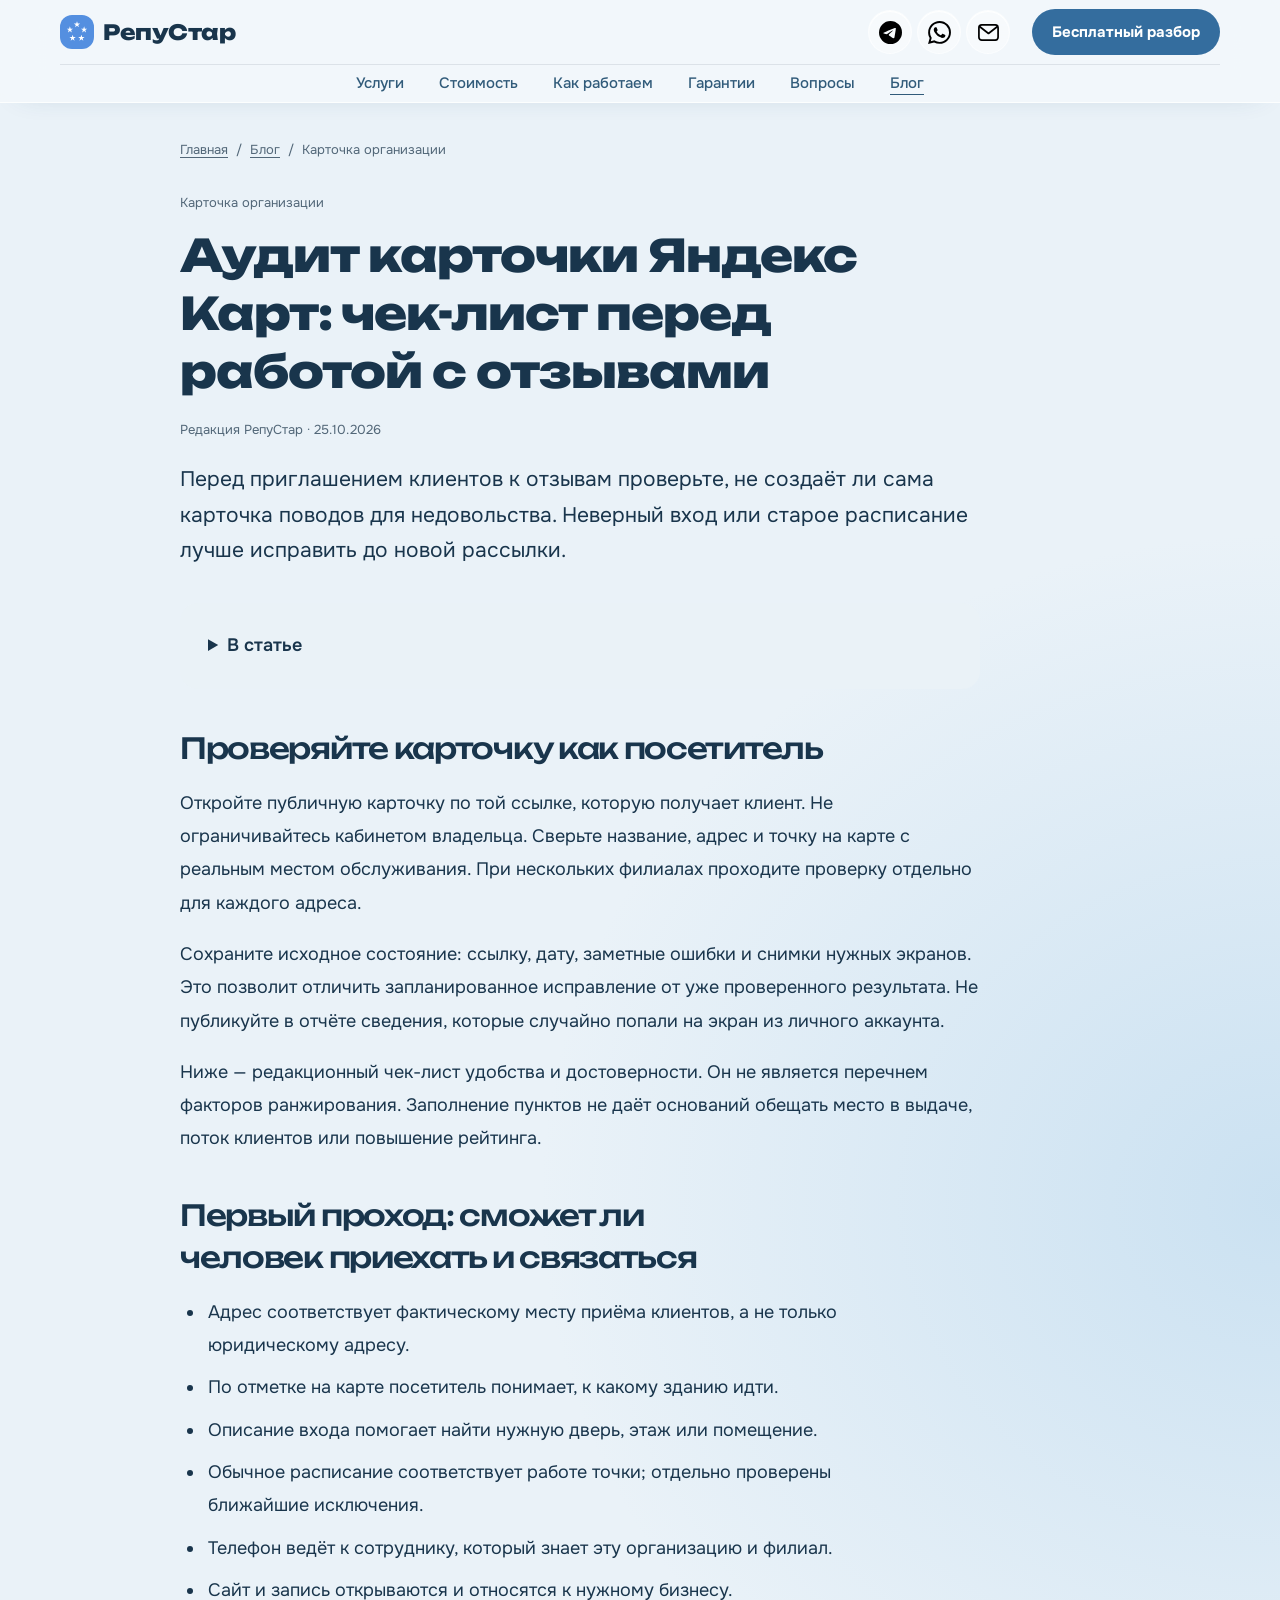
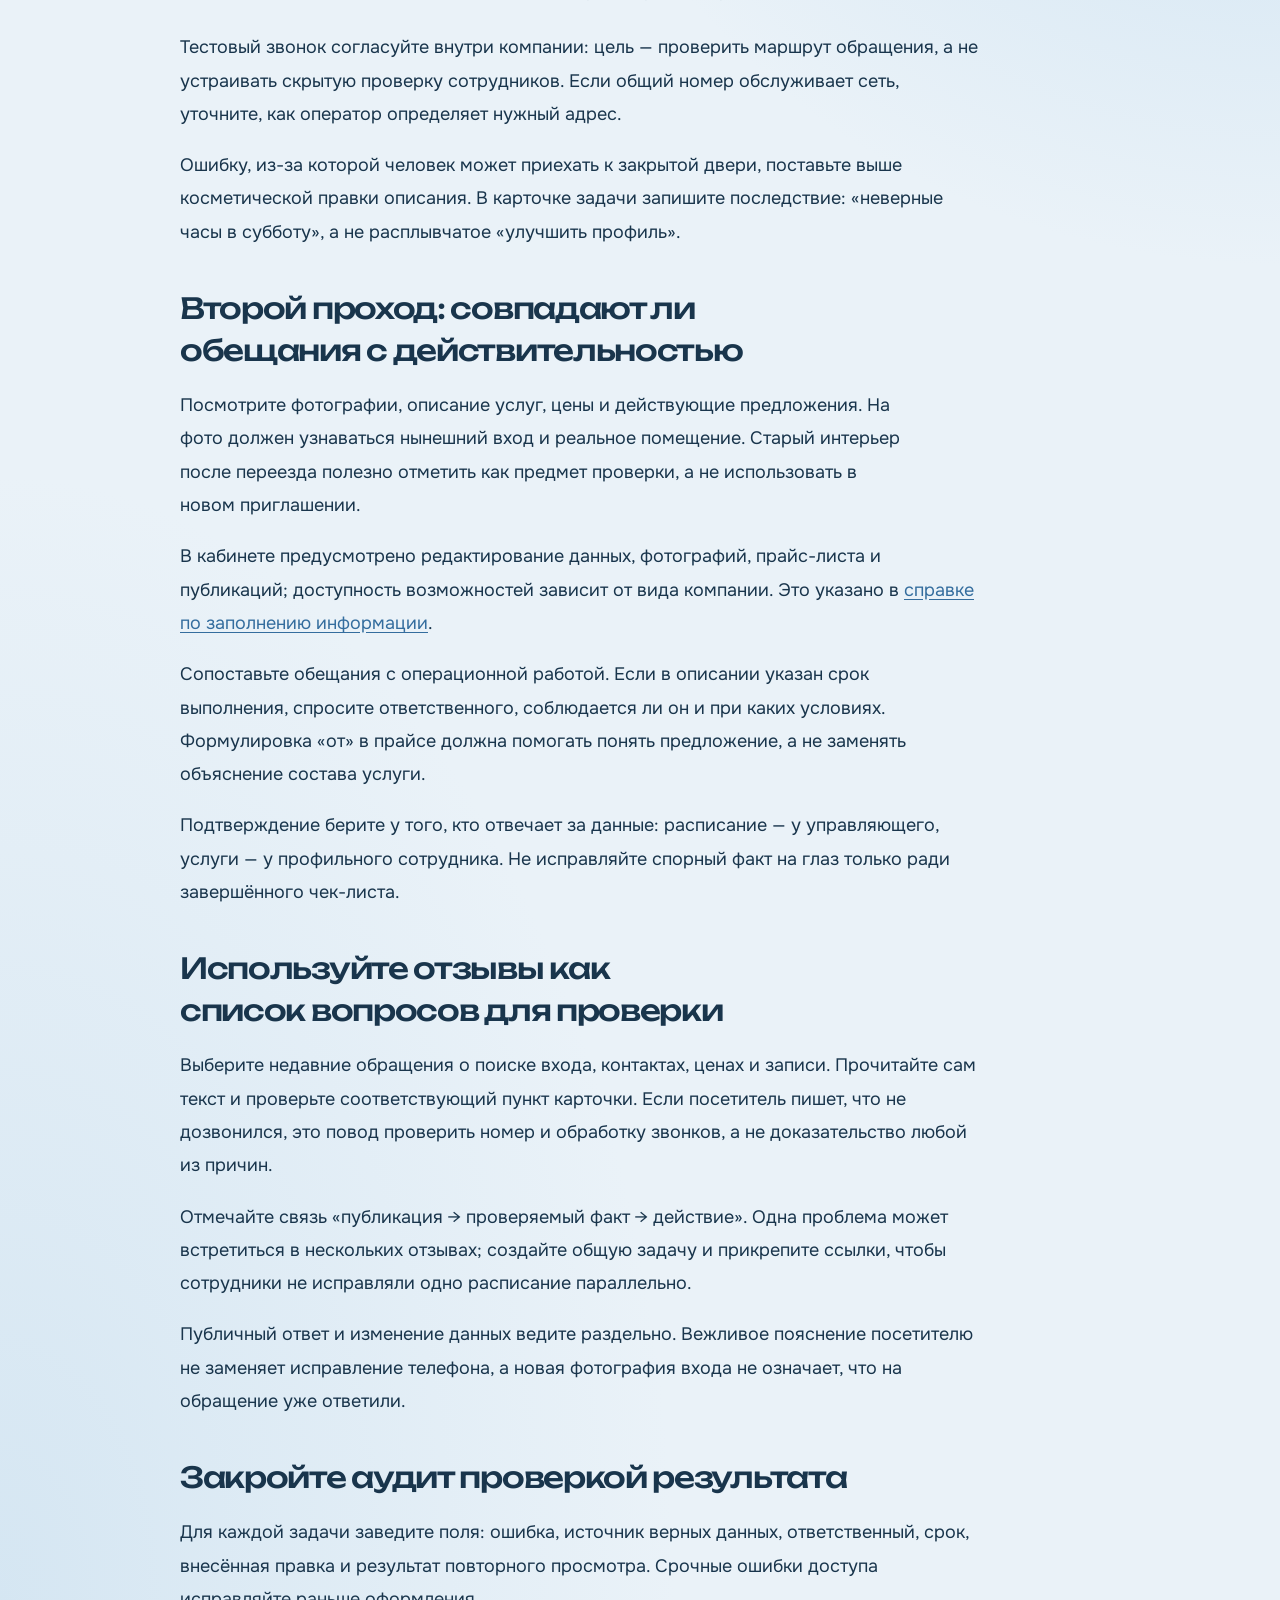
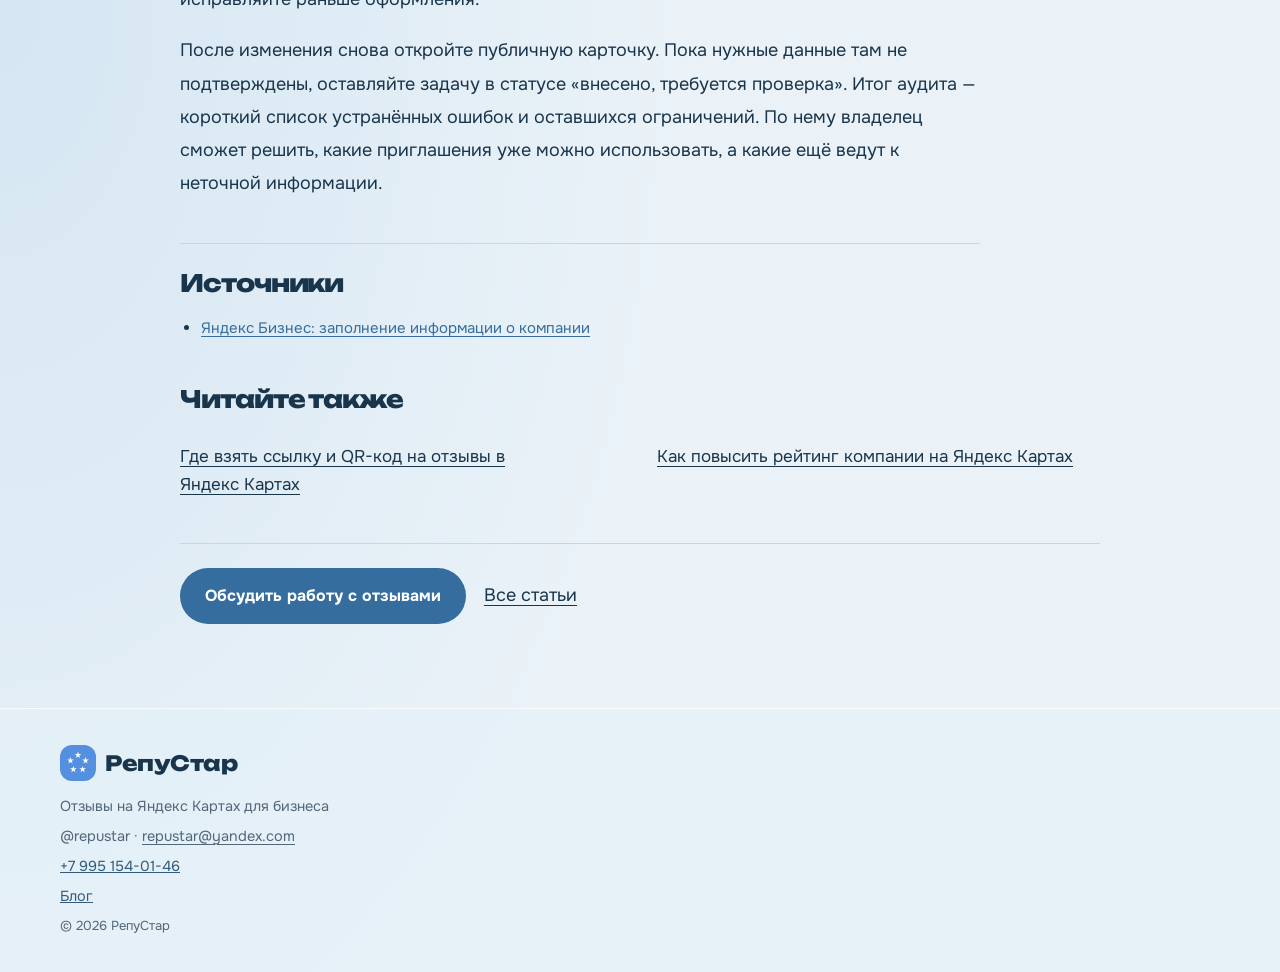
<file: blog/audit-kartochki-yandex-kart/index.html>
<!DOCTYPE html>
<html lang="ru" data-theme="pastel">
<head>
<meta charset="utf-8"/>
<meta content="width=device-width, initial-scale=1.0" name="viewport"/>
<title>Аудит карточки Яндекс Карт: чек-лист перед работой с отзывами — РепуСтар</title>
<meta content="Что проверить в карточке Яндекс Карт до приглашения клиентов: адрес, вход, часы работы, контакты, фотографии и ссылки. Приоритеты исправлений и повторная проверка." name="description"/>
<meta content="index,follow,max-image-preview:large" name="robots"/>
<meta content="#e1edf6" name="theme-color"/>
<meta content="article" property="og:type"/>
<meta content="ru_RU" property="og:locale"/>
<meta content="Аудит карточки Яндекс Карт: чек-лист перед работой с отзывами — РепуСтар" property="og:title"/>
<meta content="Что проверить в карточке Яндекс Карт до приглашения клиентов: адрес, вход, часы работы, контакты, фотографии и ссылки. Приоритеты исправлений и повторная проверка." property="og:description"/>
<meta content="summary" name="twitter:card"/>
<link href="/favicon.svg?v=3" rel="icon" type="image/svg+xml"/>
<link href="https://fonts.googleapis.com" rel="preconnect"/>
<link crossorigin="" href="https://fonts.gstatic.com" rel="preconnect"/>
<link href="https://fonts.googleapis.com/css2?family=Onest:wght@400;500;600;700;800&amp;family=Unbounded:wght@500;700;800&amp;display=swap" rel="stylesheet"/>
<link href="/pastel-theme.css?v=3" rel="stylesheet"/>
<link href="/tide.css?v=3" rel="stylesheet"/>
<link href="/interactions.css?v=3" rel="stylesheet"/>
<link href="/frost.css?v=3" rel="stylesheet"/>
<link href="/range.css?v=1" rel="stylesheet"/>
<link href="/email-copy.css?v=1" rel="stylesheet"/>
<link href="/cleanup.css?v=2" rel="stylesheet"/>
<link href="https://repustar.pro/blog/audit-kartochki-yandex-kart/" rel="canonical"/>
<link href="/blog.css?v=1" rel="stylesheet"/><meta content="https://repustar.pro/blog/audit-kartochki-yandex-kart/" property="og:url"/></head>
<body class="blog-page">
<header class="site-header">
<div class="wrap header-inner">
<a class="logo" href="/#top"><span aria-hidden="true" class="logo-mark"><svg viewbox="0 0 1024 1024" xmlns="http://www.w3.org/2000/svg"><rect fill="#548FE0" height="1024" width="1024"></rect><polygon fill="#FFFFFF" points="512.0000,187.0000 534.4514,256.0983 607.1057,256.0983 548.3271,298.8034 570.7785,367.9017 512.0000,325.1966 453.2215,367.9017 475.6729,298.8034 416.8943,256.0983 489.5486,256.0983"></polygon><polygon fill="#FFFFFF" points="725.9877,342.4712 748.4391,411.5695 821.0934,411.5695 762.3148,454.2746 784.7662,523.3729 725.9877,480.6678 667.2092,523.3729 689.6606,454.2746 630.8821,411.5695 703.5363,411.5695"></polygon><polygon fill="#FFFFFF" points="644.2517,594.0288 666.7031,663.1271 739.3573,663.1271 680.5788,705.8322 703.0302,774.9305 644.2517,732.2254 585.4732,774.9305 607.9246,705.8322 549.1460,663.1271 621.8003,663.1271"></polygon><polygon fill="#FFFFFF" points="379.7483,594.0288 402.1997,663.1271 474.8540,663.1271 416.0754,705.8322 438.5268,774.9305 379.7483,732.2254 320.9698,774.9305 343.4212,705.8322 284.6427,663.1271 357.2969,663.1271"></polygon><polygon fill="#FFFFFF" points="298.0123,342.4712 320.4637,411.5695 393.1179,411.5695 334.3394,454.2746 356.7908,523.3729 298.0123,480.6678 239.2338,523.3729 261.6852,454.2746 202.9066,411.5695 275.5609,411.5695"></polygon></svg></span>РепуСтар</a>
<nav aria-label="Быстрые контакты" class="quick-contacts">
<a aria-label="Написать в Telegram" class="contact-channel channel-tg" href="https://t.me/repustar" rel="noopener" target="_blank" title="Написать в Telegram"><img alt="" aria-hidden="true" height="24" src="/assets/contact-telegram.svg" width="24"/></a>
<a aria-label="Написать в WhatsApp" class="contact-channel channel-wa" href="https://wa.me/79951540146" rel="noopener" target="_blank" title="Написать в WhatsApp"><img alt="" aria-hidden="true" height="24" src="/assets/contact-whatsapp.svg" width="24"/></a>
<button aria-label="Скопировать почту: repustar@yandex.com" class="contact-channel channel-mail" data-copy-email="repustar@yandex.com" title="Скопировать почту" type="button"><img alt="" aria-hidden="true" height="24" src="/assets/contact-mail.svg" width="24"/></button></nav>
<nav class="nav" id="nav">
<a href="/#services">Услуги</a>
<a href="/#packages">Стоимость</a>
<a href="/#how">Как работаем</a>
<a href="/#guarantees">Гарантии</a>
<a href="/#faq">Вопросы</a>
<a aria-current="page" href="/blog/">Блог</a>
</nav>
<a class="btn btn-accent btn-header" href="/#contacts">Бесплатный разбор</a>
<button aria-expanded="false" aria-label="Меню" class="burger" id="burger">
<span></span><span></span><span></span>
</button>
</div>
</header>
<main id="top" class="blog-main"><article class="blog-article"><div class="wrap article-wrap"><nav class="breadcrumbs" aria-label="Хлебные крошки"><a href="/">Главная</a><span aria-hidden="true">/</span><a href="/blog/">Блог</a><span aria-hidden="true">/</span><span>Карточка организации</span></nav><header class="article-header"><span class="blog-category">Карточка организации</span><h1>Аудит карточки Яндекс Карт: чек-лист перед работой с отзывами</h1><p class="article-meta">Редакция РепуСтар · <time datetime="2026-10-25T01:56:55+03:00">25.10.2026</time></p><p class="article-lead">Перед приглашением клиентов к отзывам проверьте, не создаёт ли сама карточка поводов для недовольства. Неверный вход или старое расписание лучше исправить до новой рассылки.</p></header><details class="article-toc"><summary>В статье</summary><ul><li><a href="#audit-scope">Проверяйте карточку как посетитель</a></li><li><a href="#visit-check">Первый проход: сможет ли человек приехать и связаться</a></li><li><a href="#expectations">Второй проход: совпадают ли обещания с действительностью</a></li><li><a href="#reviews-as-input">Используйте отзывы как список вопросов для проверки</a></li><li><a href="#finish-audit">Закройте аудит проверкой результата</a></li></ul></details><div class="article-body"><section id="audit-scope"><h2>Проверяйте карточку как посетитель</h2><p>Откройте публичную карточку по той ссылке, которую получает клиент. Не ограничивайтесь кабинетом владельца. Сверьте название, адрес и точку на карте с реальным местом обслуживания. При нескольких филиалах проходите проверку отдельно для каждого адреса.</p><p>Сохраните исходное состояние: ссылку, дату, заметные ошибки и снимки нужных экранов. Это позволит отличить запланированное исправление от уже проверенного результата. Не публикуйте в отчёте сведения, которые случайно попали на экран из личного аккаунта.</p><p>Ниже — редакционный чек-лист удобства и достоверности. Он не является перечнем факторов ранжирования. Заполнение пунктов не даёт оснований обещать место в выдаче, поток клиентов или повышение рейтинга.</p></section><section id="visit-check"><h2>Первый проход: сможет ли человек приехать и связаться</h2><ul><li>Адрес соответствует фактическому месту приёма клиентов, а не только юридическому адресу.</li><li>По отметке на карте посетитель понимает, к какому зданию идти.</li><li>Описание входа помогает найти нужную дверь, этаж или помещение.</li><li>Обычное расписание соответствует работе точки; отдельно проверены ближайшие исключения.</li><li>Телефон ведёт к сотруднику, который знает эту организацию и филиал.</li><li>Сайт и запись открываются и относятся к нужному бизнесу.</li></ul><p>Тестовый звонок согласуйте внутри компании: цель — проверить маршрут обращения, а не устраивать скрытую проверку сотрудников. Если общий номер обслуживает сеть, уточните, как оператор определяет нужный адрес.</p><p>Ошибку, из-за которой человек может приехать к закрытой двери, поставьте выше косметической правки описания. В карточке задачи запишите последствие: «неверные часы в субботу», а не расплывчатое «улучшить профиль».</p></section><section id="expectations"><h2>Второй проход: совпадают ли обещания с действительностью</h2><p>Посмотрите фотографии, описание услуг, цены и действующие предложения. На фото должен узнаваться нынешний вход и реальное помещение. Старый интерьер после переезда полезно отметить как предмет проверки, а не использовать в новом приглашении.</p><p>В кабинете предусмотрено редактирование данных, фотографий, прайс-листа и публикаций; доступность возможностей зависит от вида компании. Это указано в <a href="https://yandex.ru/support/business-priority/ru/manage/edit">справке по заполнению информации</a>.</p><p>Сопоставьте обещания с операционной работой. Если в описании указан срок выполнения, спросите ответственного, соблюдается ли он и при каких условиях. Формулировка «от» в прайсе должна помогать понять предложение, а не заменять объяснение состава услуги.</p><p>Подтверждение берите у того, кто отвечает за данные: расписание — у управляющего, услуги — у профильного сотрудника. Не исправляйте спорный факт на глаз только ради завершённого чек-листа.</p></section><section id="reviews-as-input"><h2>Используйте отзывы как список вопросов для проверки</h2><p>Выберите недавние обращения о поиске входа, контактах, ценах и записи. Прочитайте сам текст и проверьте соответствующий пункт карточки. Если посетитель пишет, что не дозвонился, это повод проверить номер и обработку звонков, а не доказательство любой из причин.</p><p>Отмечайте связь «публикация → проверяемый факт → действие». Одна проблема может встретиться в нескольких отзывах; создайте общую задачу и прикрепите ссылки, чтобы сотрудники не исправляли одно расписание параллельно.</p><p>Публичный ответ и изменение данных ведите раздельно. Вежливое пояснение посетителю не заменяет исправление телефона, а новая фотография входа не означает, что на обращение уже ответили.</p></section><section id="finish-audit"><h2>Закройте аудит проверкой результата</h2><p>Для каждой задачи заведите поля: ошибка, источник верных данных, ответственный, срок, внесённая правка и результат повторного просмотра. Срочные ошибки доступа исправляйте раньше оформления.</p><p>После изменения снова откройте публичную карточку. Пока нужные данные там не подтверждены, оставляйте задачу в статусе «внесено, требуется проверка». Итог аудита — короткий список устранённых ошибок и оставшихся ограничений. По нему владелец сможет решить, какие приглашения уже можно использовать, а какие ещё ведут к неточной информации.</p></section></div><aside class="article-sources" aria-label="Источники"><h2>Источники</h2><ul><li><a href="https://yandex.ru/support/business-priority/ru/manage/edit" rel="noopener">Яндекс Бизнес: заполнение информации о компании</a></li></ul></aside><nav class="related-articles" aria-label="Статьи по теме"><h2>Читайте также</h2><ul><li><a href="/blog/ssylka-i-qr-kod-na-otzyvy/">Где взять ссылку и QR-код на отзывы в Яндекс Картах</a></li><li><a href="/blog/kak-povysit-reyting-yandex-karty/">Как повысить рейтинг компании на Яндекс Картах</a></li></ul></nav><div class="article-cta"><a class="btn btn-accent" href="/#contacts">Обсудить работу с отзывами</a><a class="back-blog" href="/blog/">Все статьи</a></div></div></article></main>
<footer class="site-footer">
<div class="wrap footer-inner">
<div class="logo logo-footer"><span aria-hidden="true" class="logo-mark"><svg viewbox="0 0 1024 1024" xmlns="http://www.w3.org/2000/svg"><rect fill="#548FE0" height="1024" width="1024"></rect><polygon fill="#FFFFFF" points="512.0000,187.0000 534.4514,256.0983 607.1057,256.0983 548.3271,298.8034 570.7785,367.9017 512.0000,325.1966 453.2215,367.9017 475.6729,298.8034 416.8943,256.0983 489.5486,256.0983"></polygon><polygon fill="#FFFFFF" points="725.9877,342.4712 748.4391,411.5695 821.0934,411.5695 762.3148,454.2746 784.7662,523.3729 725.9877,480.6678 667.2092,523.3729 689.6606,454.2746 630.8821,411.5695 703.5363,411.5695"></polygon><polygon fill="#FFFFFF" points="644.2517,594.0288 666.7031,663.1271 739.3573,663.1271 680.5788,705.8322 703.0302,774.9305 644.2517,732.2254 585.4732,774.9305 607.9246,705.8322 549.1460,663.1271 621.8003,663.1271"></polygon><polygon fill="#FFFFFF" points="379.7483,594.0288 402.1997,663.1271 474.8540,663.1271 416.0754,705.8322 438.5268,774.9305 379.7483,732.2254 320.9698,774.9305 343.4212,705.8322 284.6427,663.1271 357.2969,663.1271"></polygon><polygon fill="#FFFFFF" points="298.0123,342.4712 320.4637,411.5695 393.1179,411.5695 334.3394,454.2746 356.7908,523.3729 298.0123,480.6678 239.2338,523.3729 261.6852,454.2746 202.9066,411.5695 275.5609,411.5695"></polygon></svg></span>РепуСтар</div>
<p>Отзывы на Яндекс Картах для бизнеса</p>
<p>@repustar · <button class="email-copy-text" data-copy-email="repustar@yandex.com" title="Скопировать почту" type="button">repustar@yandex.com</button></p>
<p><a href="tel:+79951540146">+7 995 154-01-46</a></p>
<p><a href="/blog/">Блог</a></p>
<p class="footer-muted">© 2026 РепуСтар</p>
</div>
</footer>
<script src="/blog-nav.js?v=1"></script>
<script src="/email-copy.js?v=1"></script>
<script type="application/ld+json">{"@context": "https://schema.org", "@graph": [{"@type": "BlogPosting", "headline": "Аудит карточки Яндекс Карт: чек-лист перед работой с отзывами", "description": "Что проверить в карточке Яндекс Карт до приглашения клиентов: адрес, вход, часы работы, контакты, фотографии и ссылки. Приоритеты исправлений и повторная проверка.", "url": "https://repustar.pro/blog/audit-kartochki-yandex-kart/", "mainEntityOfPage": {"@type": "WebPage", "@id": "https://repustar.pro/blog/audit-kartochki-yandex-kart/"}, "datePublished": "2026-10-25T01:56:55+03:00", "dateModified": "2026-10-25T01:56:55+03:00", "inLanguage": "ru-RU", "author": {"@type": "Organization", "name": "РепуСтар", "url": "https://repustar.pro/"}, "publisher": {"@type": "Organization", "name": "РепуСтар", "url": "https://repustar.pro/"}}, {"@type": "BreadcrumbList", "itemListElement": [{"@type": "ListItem", "position": 1, "name": "Главная", "item": "https://repustar.pro/"}, {"@type": "ListItem", "position": 2, "name": "Блог", "item": "https://repustar.pro/blog/"}, {"@type": "ListItem", "position": 3, "name": "Аудит карточки Яндекс Карт: чек-лист перед работой с отзывами", "item": "https://repustar.pro/blog/audit-kartochki-yandex-kart/"}]}]}</script>
</body>
</html>
</file>
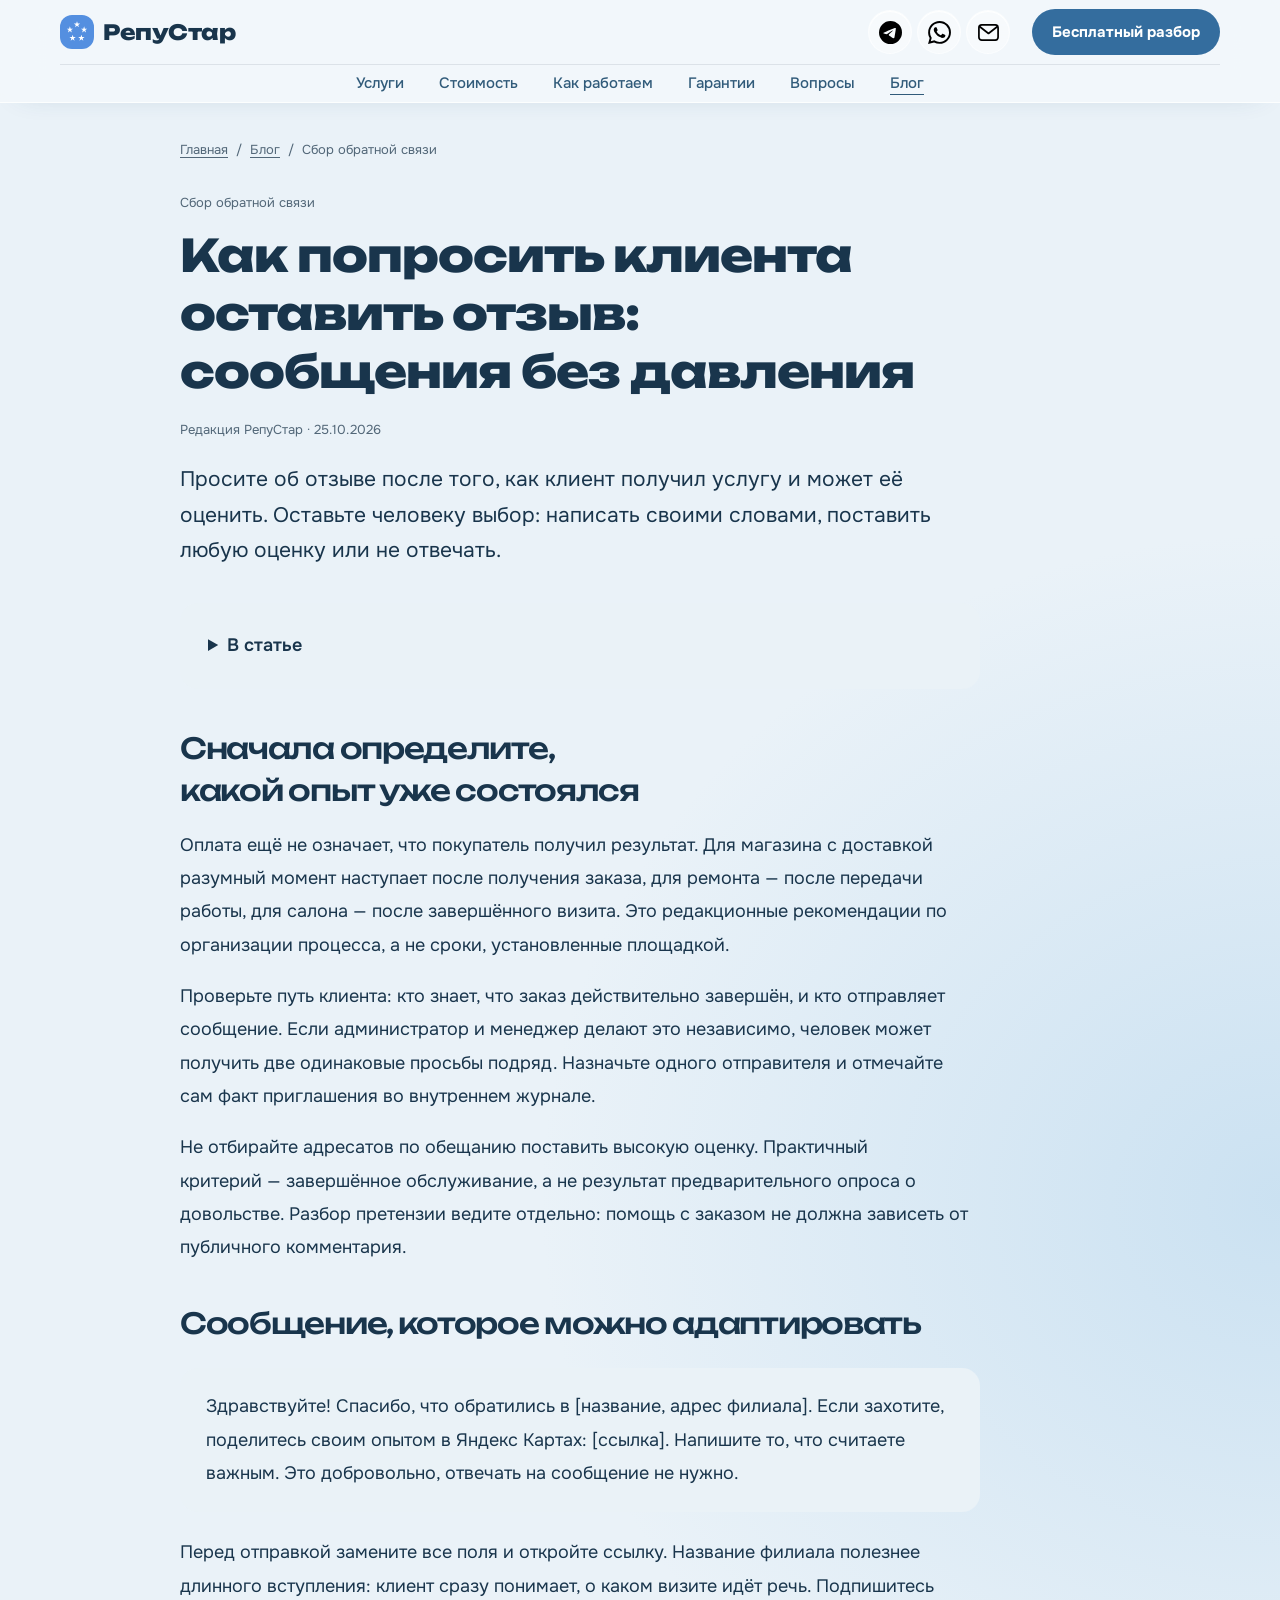
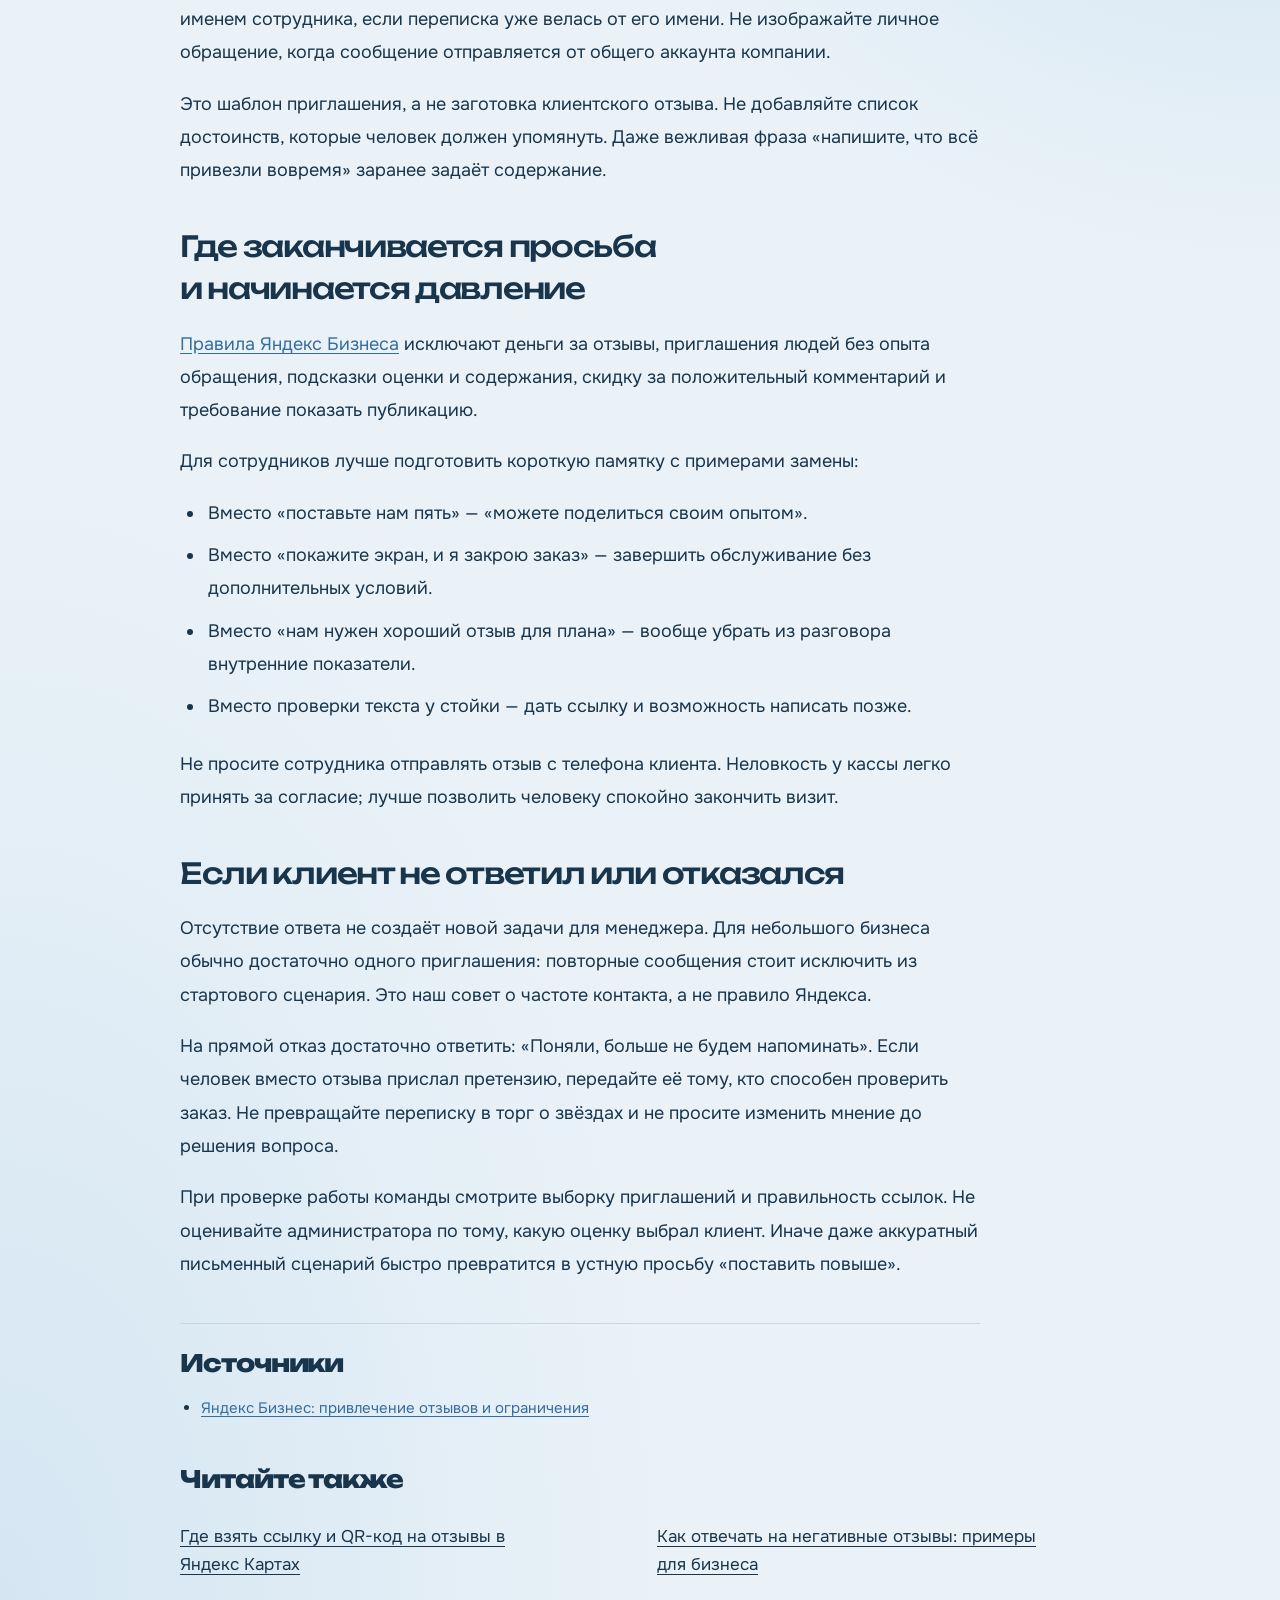
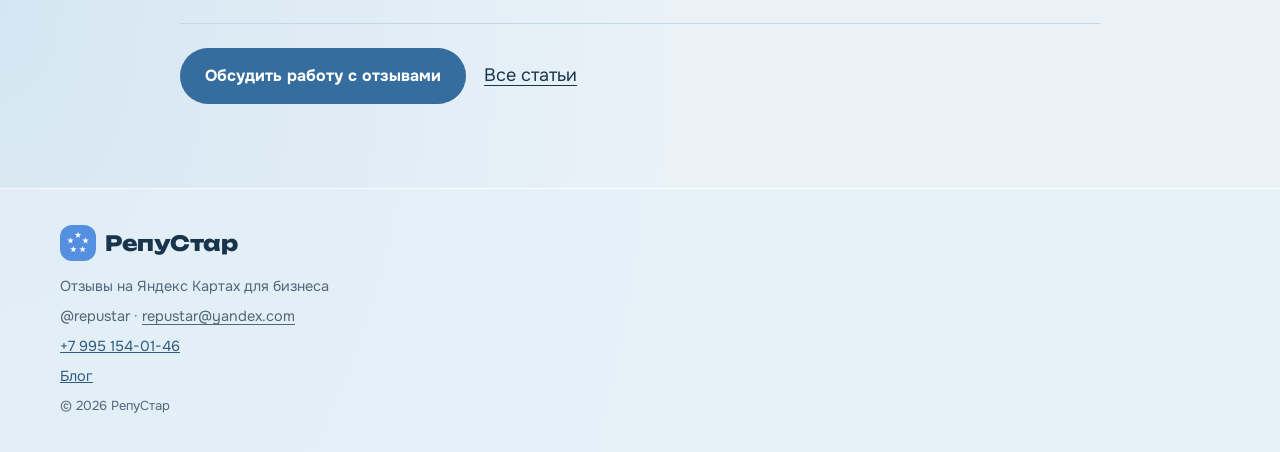
<file: blog/kak-poprosit-klienta-ob-otzyve/index.html>
<!DOCTYPE html>
<html lang="ru" data-theme="pastel">
<head>
<meta charset="utf-8"/>
<meta content="width=device-width, initial-scale=1.0" name="viewport"/>
<title>Как попросить клиента оставить отзыв: сообщения без давления — РепуСтар</title>
<meta content="Когда и как приглашать реальных клиентов оставить честный отзыв: нейтральные сообщения, выбор момента, правила для сотрудников и разбор просьб, которые создают давление." name="description"/>
<meta content="index,follow,max-image-preview:large" name="robots"/>
<meta content="#e1edf6" name="theme-color"/>
<meta content="article" property="og:type"/>
<meta content="ru_RU" property="og:locale"/>
<meta content="Как попросить клиента оставить отзыв: сообщения без давления — РепуСтар" property="og:title"/>
<meta content="Когда и как приглашать реальных клиентов оставить честный отзыв: нейтральные сообщения, выбор момента, правила для сотрудников и разбор просьб, которые создают давление." property="og:description"/>
<meta content="summary" name="twitter:card"/>
<link href="/favicon.svg?v=3" rel="icon" type="image/svg+xml"/>
<link href="https://fonts.googleapis.com" rel="preconnect"/>
<link crossorigin="" href="https://fonts.gstatic.com" rel="preconnect"/>
<link href="https://fonts.googleapis.com/css2?family=Onest:wght@400;500;600;700;800&amp;family=Unbounded:wght@500;700;800&amp;display=swap" rel="stylesheet"/>
<link href="/pastel-theme.css?v=3" rel="stylesheet"/>
<link href="/tide.css?v=3" rel="stylesheet"/>
<link href="/interactions.css?v=3" rel="stylesheet"/>
<link href="/frost.css?v=3" rel="stylesheet"/>
<link href="/range.css?v=1" rel="stylesheet"/>
<link href="/email-copy.css?v=1" rel="stylesheet"/>
<link href="/cleanup.css?v=2" rel="stylesheet"/>
<link href="https://repustar.pro/blog/kak-poprosit-klienta-ob-otzyve/" rel="canonical"/>
<link href="/blog.css?v=1" rel="stylesheet"/><meta content="https://repustar.pro/blog/kak-poprosit-klienta-ob-otzyve/" property="og:url"/></head>
<body class="blog-page">
<header class="site-header">
<div class="wrap header-inner">
<a class="logo" href="/#top"><span aria-hidden="true" class="logo-mark"><svg viewbox="0 0 1024 1024" xmlns="http://www.w3.org/2000/svg"><rect fill="#548FE0" height="1024" width="1024"></rect><polygon fill="#FFFFFF" points="512.0000,187.0000 534.4514,256.0983 607.1057,256.0983 548.3271,298.8034 570.7785,367.9017 512.0000,325.1966 453.2215,367.9017 475.6729,298.8034 416.8943,256.0983 489.5486,256.0983"></polygon><polygon fill="#FFFFFF" points="725.9877,342.4712 748.4391,411.5695 821.0934,411.5695 762.3148,454.2746 784.7662,523.3729 725.9877,480.6678 667.2092,523.3729 689.6606,454.2746 630.8821,411.5695 703.5363,411.5695"></polygon><polygon fill="#FFFFFF" points="644.2517,594.0288 666.7031,663.1271 739.3573,663.1271 680.5788,705.8322 703.0302,774.9305 644.2517,732.2254 585.4732,774.9305 607.9246,705.8322 549.1460,663.1271 621.8003,663.1271"></polygon><polygon fill="#FFFFFF" points="379.7483,594.0288 402.1997,663.1271 474.8540,663.1271 416.0754,705.8322 438.5268,774.9305 379.7483,732.2254 320.9698,774.9305 343.4212,705.8322 284.6427,663.1271 357.2969,663.1271"></polygon><polygon fill="#FFFFFF" points="298.0123,342.4712 320.4637,411.5695 393.1179,411.5695 334.3394,454.2746 356.7908,523.3729 298.0123,480.6678 239.2338,523.3729 261.6852,454.2746 202.9066,411.5695 275.5609,411.5695"></polygon></svg></span>РепуСтар</a>
<nav aria-label="Быстрые контакты" class="quick-contacts">
<a aria-label="Написать в Telegram" class="contact-channel channel-tg" href="https://t.me/repustar" rel="noopener" target="_blank" title="Написать в Telegram"><img alt="" aria-hidden="true" height="24" src="/assets/contact-telegram.svg" width="24"/></a>
<a aria-label="Написать в WhatsApp" class="contact-channel channel-wa" href="https://wa.me/79951540146" rel="noopener" target="_blank" title="Написать в WhatsApp"><img alt="" aria-hidden="true" height="24" src="/assets/contact-whatsapp.svg" width="24"/></a>
<button aria-label="Скопировать почту: repustar@yandex.com" class="contact-channel channel-mail" data-copy-email="repustar@yandex.com" title="Скопировать почту" type="button"><img alt="" aria-hidden="true" height="24" src="/assets/contact-mail.svg" width="24"/></button></nav>
<nav class="nav" id="nav">
<a href="/#services">Услуги</a>
<a href="/#packages">Стоимость</a>
<a href="/#how">Как работаем</a>
<a href="/#guarantees">Гарантии</a>
<a href="/#faq">Вопросы</a>
<a aria-current="page" href="/blog/">Блог</a>
</nav>
<a class="btn btn-accent btn-header" href="/#contacts">Бесплатный разбор</a>
<button aria-expanded="false" aria-label="Меню" class="burger" id="burger">
<span></span><span></span><span></span>
</button>
</div>
</header>
<main id="top" class="blog-main"><article class="blog-article"><div class="wrap article-wrap"><nav class="breadcrumbs" aria-label="Хлебные крошки"><a href="/">Главная</a><span aria-hidden="true">/</span><a href="/blog/">Блог</a><span aria-hidden="true">/</span><span>Сбор обратной связи</span></nav><header class="article-header"><span class="blog-category">Сбор обратной связи</span><h1>Как попросить клиента оставить отзыв: сообщения без давления</h1><p class="article-meta">Редакция РепуСтар · <time datetime="2026-10-25T01:56:55+03:00">25.10.2026</time></p><p class="article-lead">Просите об отзыве после того, как клиент получил услугу и может её оценить. Оставьте человеку выбор: написать своими словами, поставить любую оценку или не отвечать.</p></header><details class="article-toc"><summary>В статье</summary><ul><li><a href="#moment">Сначала определите, какой опыт уже состоялся</a></li><li><a href="#message">Сообщение, которое можно адаптировать</a></li><li><a href="#boundaries">Где заканчивается просьба и начинается давление</a></li><li><a href="#silence">Если клиент не ответил или отказался</a></li></ul></details><div class="article-body"><section id="moment"><h2>Сначала определите, какой опыт уже состоялся</h2><p>Оплата ещё не означает, что покупатель получил результат. Для магазина с доставкой разумный момент наступает после получения заказа, для ремонта — после передачи работы, для салона — после завершённого визита. Это редакционные рекомендации по организации процесса, а не сроки, установленные площадкой.</p><p>Проверьте путь клиента: кто знает, что заказ действительно завершён, и кто отправляет сообщение. Если администратор и менеджер делают это независимо, человек может получить две одинаковые просьбы подряд. Назначьте одного отправителя и отмечайте сам факт приглашения во внутреннем журнале.</p><p>Не отбирайте адресатов по обещанию поставить высокую оценку. Практичный критерий — завершённое обслуживание, а не результат предварительного опроса о довольстве. Разбор претензии ведите отдельно: помощь с заказом не должна зависеть от публичного комментария.</p></section><section id="message"><h2>Сообщение, которое можно адаптировать</h2><blockquote>Здравствуйте! Спасибо, что обратились в [название, адрес филиала]. Если захотите, поделитесь своим опытом в Яндекс Картах: [ссылка]. Напишите то, что считаете важным. Это добровольно, отвечать на сообщение не нужно.</blockquote><p>Перед отправкой замените все поля и откройте ссылку. Название филиала полезнее длинного вступления: клиент сразу понимает, о каком визите идёт речь. Подпишитесь именем сотрудника, если переписка уже велась от его имени. Не изображайте личное обращение, когда сообщение отправляется от общего аккаунта компании.</p><p>Это шаблон приглашения, а не заготовка клиентского отзыва. Не добавляйте список достоинств, которые человек должен упомянуть. Даже вежливая фраза «напишите, что всё привезли вовремя» заранее задаёт содержание.</p></section><section id="boundaries"><h2>Где заканчивается просьба и начинается давление</h2><p><a href="https://yandex.ru/support/business-priority/ru/reviews/get-and-promote">Правила Яндекс Бизнеса</a> исключают деньги за отзывы, приглашения людей без опыта обращения, подсказки оценки и содержания, скидку за положительный комментарий и требование показать публикацию.</p><p>Для сотрудников лучше подготовить короткую памятку с примерами замены:</p><ul><li>Вместо «поставьте нам пять» — «можете поделиться своим опытом».</li><li>Вместо «покажите экран, и я закрою заказ» — завершить обслуживание без дополнительных условий.</li><li>Вместо «нам нужен хороший отзыв для плана» — вообще убрать из разговора внутренние показатели.</li><li>Вместо проверки текста у стойки — дать ссылку и возможность написать позже.</li></ul><p>Не просите сотрудника отправлять отзыв с телефона клиента. Неловкость у кассы легко принять за согласие; лучше позволить человеку спокойно закончить визит.</p></section><section id="silence"><h2>Если клиент не ответил или отказался</h2><p>Отсутствие ответа не создаёт новой задачи для менеджера. Для небольшого бизнеса обычно достаточно одного приглашения: повторные сообщения стоит исключить из стартового сценария. Это наш совет о частоте контакта, а не правило Яндекса.</p><p>На прямой отказ достаточно ответить: «Поняли, больше не будем напоминать». Если человек вместо отзыва прислал претензию, передайте её тому, кто способен проверить заказ. Не превращайте переписку в торг о звёздах и не просите изменить мнение до решения вопроса.</p><p>При проверке работы команды смотрите выборку приглашений и правильность ссылок. Не оценивайте администратора по тому, какую оценку выбрал клиент. Иначе даже аккуратный письменный сценарий быстро превратится в устную просьбу «поставить повыше».</p></section></div><aside class="article-sources" aria-label="Источники"><h2>Источники</h2><ul><li><a href="https://yandex.ru/support/business-priority/ru/reviews/get-and-promote" rel="noopener">Яндекс Бизнес: привлечение отзывов и ограничения</a></li></ul></aside><nav class="related-articles" aria-label="Статьи по теме"><h2>Читайте также</h2><ul><li><a href="/blog/ssylka-i-qr-kod-na-otzyvy/">Где взять ссылку и QR-код на отзывы в Яндекс Картах</a></li><li><a href="/blog/otvet-na-negativnyy-otzyv/">Как отвечать на негативные отзывы: примеры для бизнеса</a></li></ul></nav><div class="article-cta"><a class="btn btn-accent" href="/#contacts">Обсудить работу с отзывами</a><a class="back-blog" href="/blog/">Все статьи</a></div></div></article></main>
<footer class="site-footer">
<div class="wrap footer-inner">
<div class="logo logo-footer"><span aria-hidden="true" class="logo-mark"><svg viewbox="0 0 1024 1024" xmlns="http://www.w3.org/2000/svg"><rect fill="#548FE0" height="1024" width="1024"></rect><polygon fill="#FFFFFF" points="512.0000,187.0000 534.4514,256.0983 607.1057,256.0983 548.3271,298.8034 570.7785,367.9017 512.0000,325.1966 453.2215,367.9017 475.6729,298.8034 416.8943,256.0983 489.5486,256.0983"></polygon><polygon fill="#FFFFFF" points="725.9877,342.4712 748.4391,411.5695 821.0934,411.5695 762.3148,454.2746 784.7662,523.3729 725.9877,480.6678 667.2092,523.3729 689.6606,454.2746 630.8821,411.5695 703.5363,411.5695"></polygon><polygon fill="#FFFFFF" points="644.2517,594.0288 666.7031,663.1271 739.3573,663.1271 680.5788,705.8322 703.0302,774.9305 644.2517,732.2254 585.4732,774.9305 607.9246,705.8322 549.1460,663.1271 621.8003,663.1271"></polygon><polygon fill="#FFFFFF" points="379.7483,594.0288 402.1997,663.1271 474.8540,663.1271 416.0754,705.8322 438.5268,774.9305 379.7483,732.2254 320.9698,774.9305 343.4212,705.8322 284.6427,663.1271 357.2969,663.1271"></polygon><polygon fill="#FFFFFF" points="298.0123,342.4712 320.4637,411.5695 393.1179,411.5695 334.3394,454.2746 356.7908,523.3729 298.0123,480.6678 239.2338,523.3729 261.6852,454.2746 202.9066,411.5695 275.5609,411.5695"></polygon></svg></span>РепуСтар</div>
<p>Отзывы на Яндекс Картах для бизнеса</p>
<p>@repustar · <button class="email-copy-text" data-copy-email="repustar@yandex.com" title="Скопировать почту" type="button">repustar@yandex.com</button></p>
<p><a href="tel:+79951540146">+7 995 154-01-46</a></p>
<p><a href="/blog/">Блог</a></p>
<p class="footer-muted">© 2026 РепуСтар</p>
</div>
</footer>
<script src="/blog-nav.js?v=1"></script>
<script src="/email-copy.js?v=1"></script>
<script type="application/ld+json">{"@context": "https://schema.org", "@graph": [{"@type": "BlogPosting", "headline": "Как попросить клиента оставить отзыв: сообщения без давления", "description": "Когда и как приглашать реальных клиентов оставить честный отзыв: нейтральные сообщения, выбор момента, правила для сотрудников и разбор просьб, которые создают давление.", "url": "https://repustar.pro/blog/kak-poprosit-klienta-ob-otzyve/", "mainEntityOfPage": {"@type": "WebPage", "@id": "https://repustar.pro/blog/kak-poprosit-klienta-ob-otzyve/"}, "datePublished": "2026-10-25T01:56:55+03:00", "dateModified": "2026-10-25T01:56:55+03:00", "inLanguage": "ru-RU", "author": {"@type": "Organization", "name": "РепуСтар", "url": "https://repustar.pro/"}, "publisher": {"@type": "Organization", "name": "РепуСтар", "url": "https://repustar.pro/"}}, {"@type": "BreadcrumbList", "itemListElement": [{"@type": "ListItem", "position": 1, "name": "Главная", "item": "https://repustar.pro/"}, {"@type": "ListItem", "position": 2, "name": "Блог", "item": "https://repustar.pro/blog/"}, {"@type": "ListItem", "position": 3, "name": "Как попросить клиента оставить отзыв: сообщения без давления", "item": "https://repustar.pro/blog/kak-poprosit-klienta-ob-otzyve/"}]}]}</script>
</body>
</html>
</file>
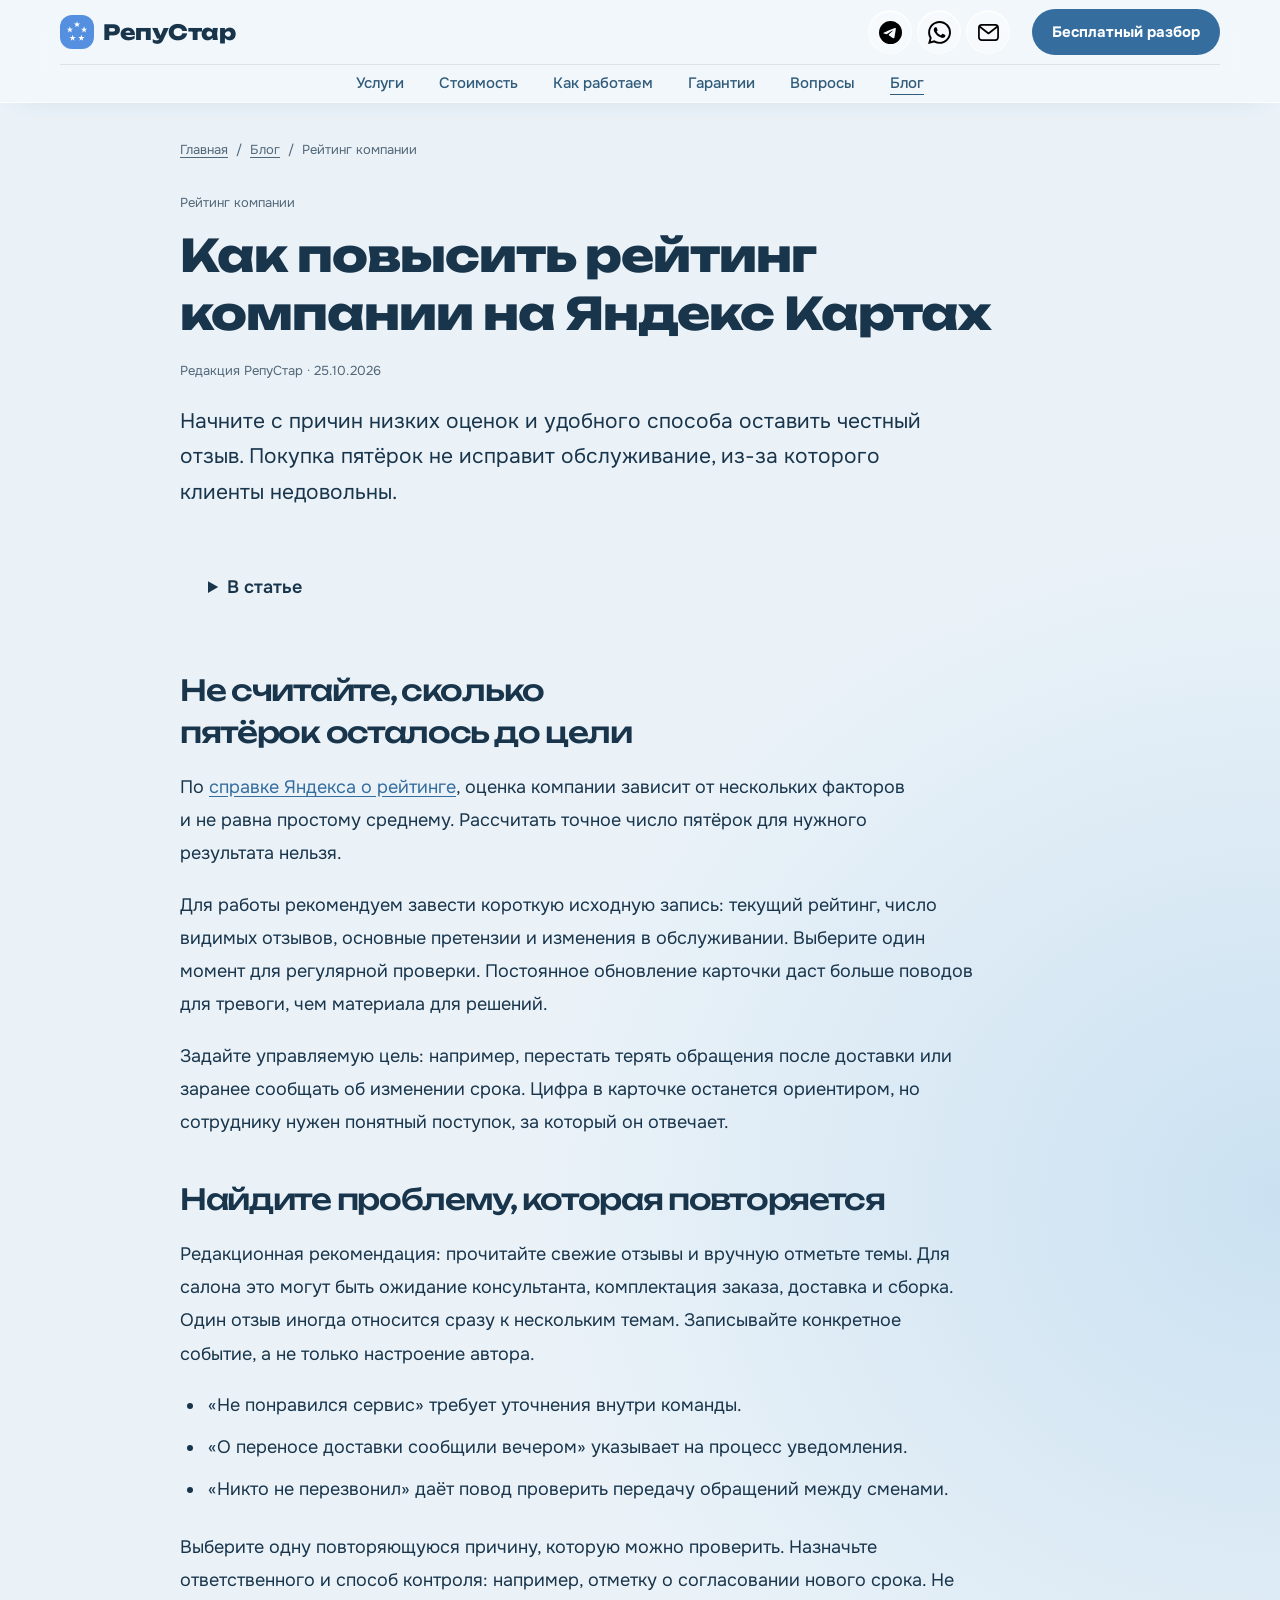
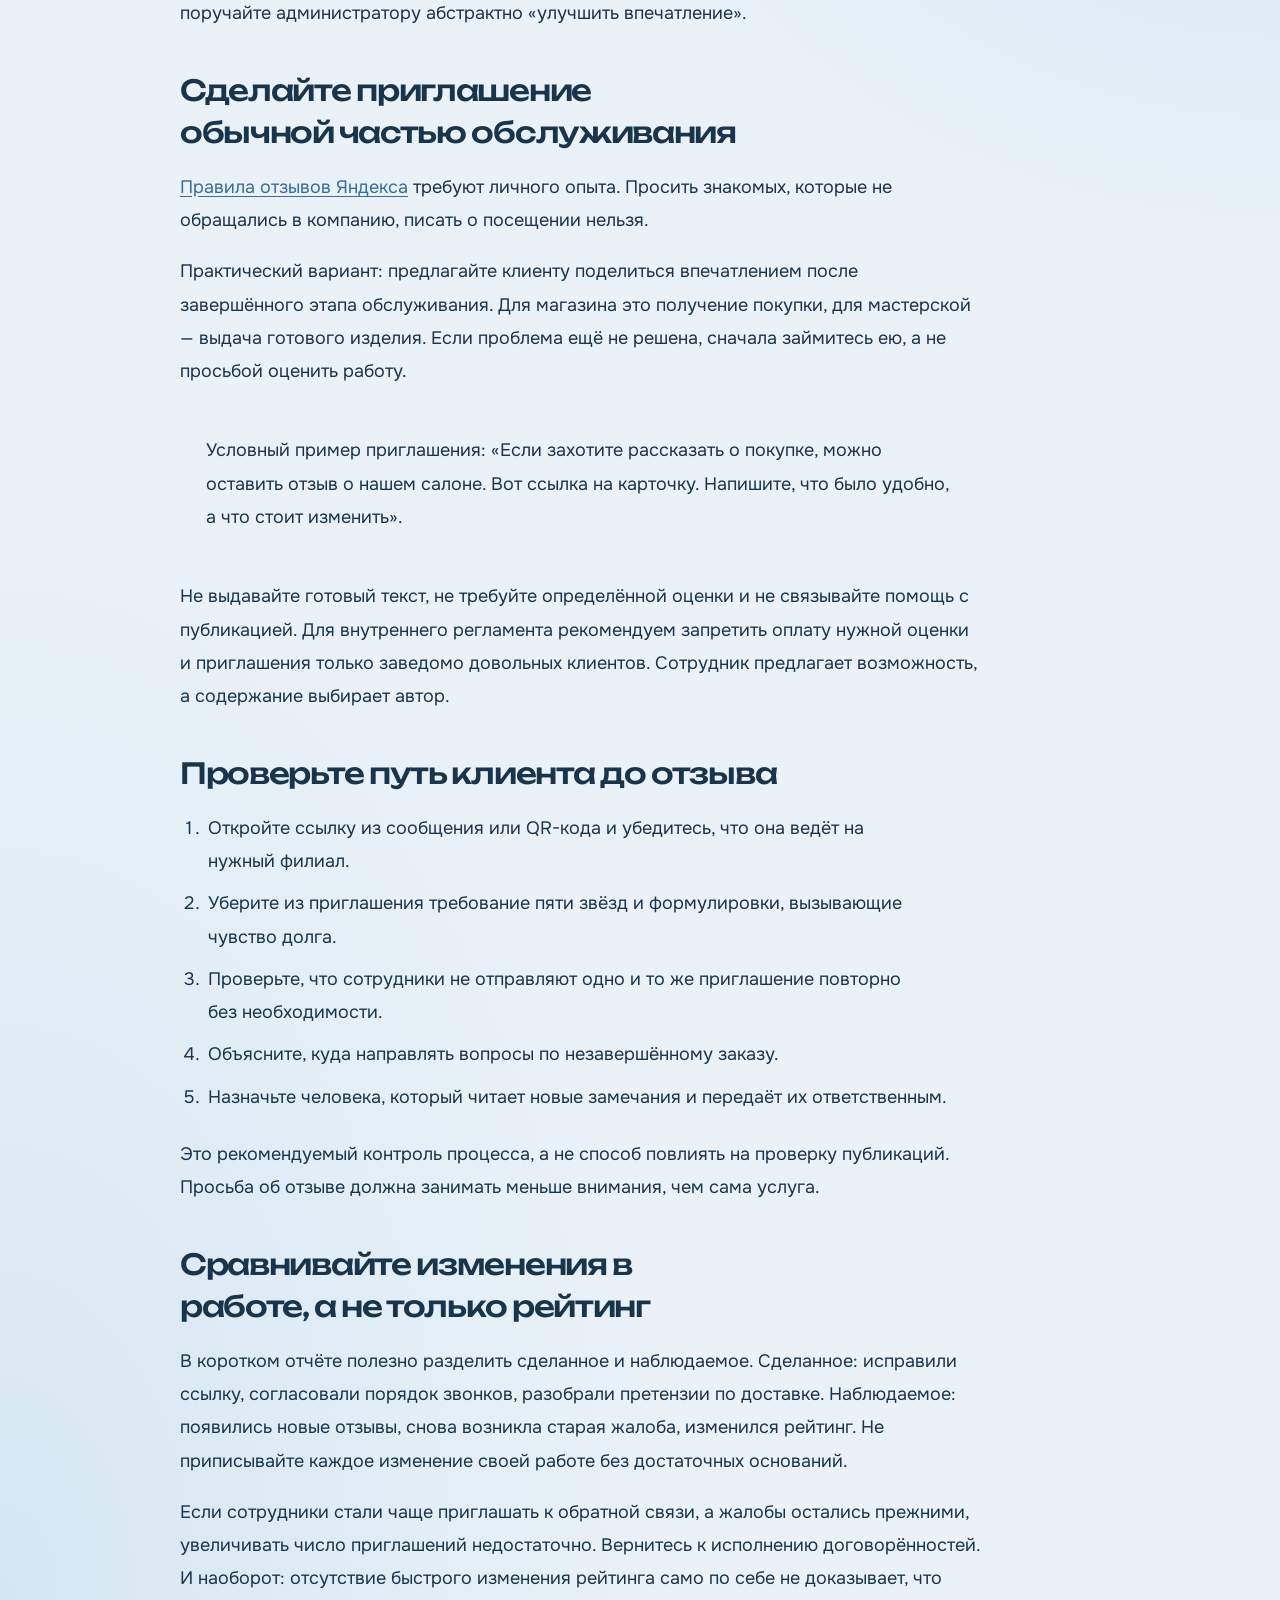
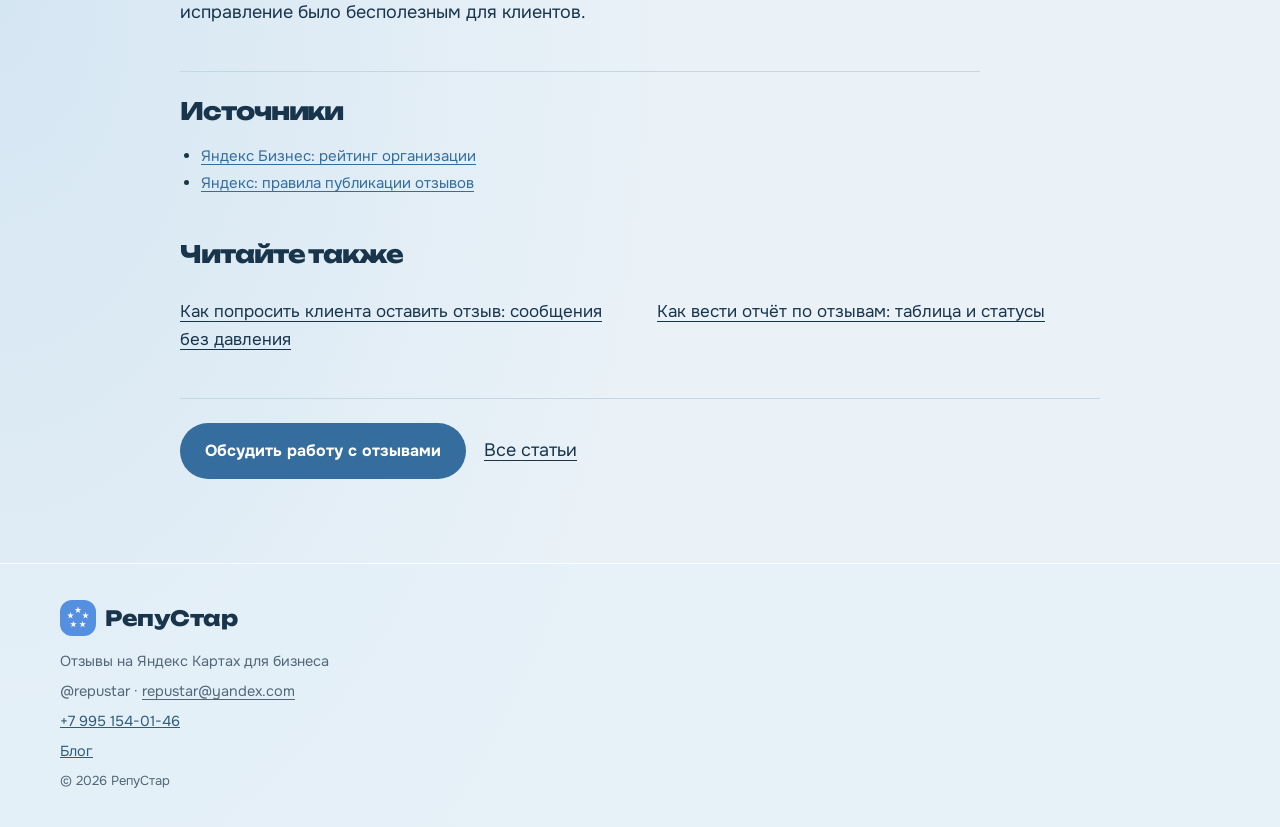
<file: blog/kak-povysit-reyting-yandex-karty/index.html>
<!DOCTYPE html>
<html lang="ru" data-theme="pastel">
<head>
<meta charset="utf-8"/>
<meta content="width=device-width, initial-scale=1.0" name="viewport"/>
<title>Как повысить рейтинг компании на Яндекс Картах — РепуСтар</title>
<meta content="Как работать с рейтингом на Яндекс Картах: найти причины недовольства, наладить сбор честных отзывов и оценивать изменения без обещаний быстрого роста." name="description"/>
<meta content="index,follow,max-image-preview:large" name="robots"/>
<meta content="#e1edf6" name="theme-color"/>
<meta content="article" property="og:type"/>
<meta content="ru_RU" property="og:locale"/>
<meta content="Как повысить рейтинг компании на Яндекс Картах — РепуСтар" property="og:title"/>
<meta content="Как работать с рейтингом на Яндекс Картах: найти причины недовольства, наладить сбор честных отзывов и оценивать изменения без обещаний быстрого роста." property="og:description"/>
<meta content="summary" name="twitter:card"/>
<link href="/favicon.svg?v=3" rel="icon" type="image/svg+xml"/>
<link href="https://fonts.googleapis.com" rel="preconnect"/>
<link crossorigin="" href="https://fonts.gstatic.com" rel="preconnect"/>
<link href="https://fonts.googleapis.com/css2?family=Onest:wght@400;500;600;700;800&amp;family=Unbounded:wght@500;700;800&amp;display=swap" rel="stylesheet"/>
<link href="/pastel-theme.css?v=3" rel="stylesheet"/>
<link href="/tide.css?v=3" rel="stylesheet"/>
<link href="/interactions.css?v=3" rel="stylesheet"/>
<link href="/frost.css?v=3" rel="stylesheet"/>
<link href="/range.css?v=1" rel="stylesheet"/>
<link href="/email-copy.css?v=1" rel="stylesheet"/>
<link href="/cleanup.css?v=2" rel="stylesheet"/>
<link href="https://repustar.pro/blog/kak-povysit-reyting-yandex-karty/" rel="canonical"/>
<link href="/blog.css?v=1" rel="stylesheet"/><meta content="https://repustar.pro/blog/kak-povysit-reyting-yandex-karty/" property="og:url"/></head>
<body class="blog-page">
<header class="site-header">
<div class="wrap header-inner">
<a class="logo" href="/#top"><span aria-hidden="true" class="logo-mark"><svg viewbox="0 0 1024 1024" xmlns="http://www.w3.org/2000/svg"><rect fill="#548FE0" height="1024" width="1024"></rect><polygon fill="#FFFFFF" points="512.0000,187.0000 534.4514,256.0983 607.1057,256.0983 548.3271,298.8034 570.7785,367.9017 512.0000,325.1966 453.2215,367.9017 475.6729,298.8034 416.8943,256.0983 489.5486,256.0983"></polygon><polygon fill="#FFFFFF" points="725.9877,342.4712 748.4391,411.5695 821.0934,411.5695 762.3148,454.2746 784.7662,523.3729 725.9877,480.6678 667.2092,523.3729 689.6606,454.2746 630.8821,411.5695 703.5363,411.5695"></polygon><polygon fill="#FFFFFF" points="644.2517,594.0288 666.7031,663.1271 739.3573,663.1271 680.5788,705.8322 703.0302,774.9305 644.2517,732.2254 585.4732,774.9305 607.9246,705.8322 549.1460,663.1271 621.8003,663.1271"></polygon><polygon fill="#FFFFFF" points="379.7483,594.0288 402.1997,663.1271 474.8540,663.1271 416.0754,705.8322 438.5268,774.9305 379.7483,732.2254 320.9698,774.9305 343.4212,705.8322 284.6427,663.1271 357.2969,663.1271"></polygon><polygon fill="#FFFFFF" points="298.0123,342.4712 320.4637,411.5695 393.1179,411.5695 334.3394,454.2746 356.7908,523.3729 298.0123,480.6678 239.2338,523.3729 261.6852,454.2746 202.9066,411.5695 275.5609,411.5695"></polygon></svg></span>РепуСтар</a>
<nav aria-label="Быстрые контакты" class="quick-contacts">
<a aria-label="Написать в Telegram" class="contact-channel channel-tg" href="https://t.me/repustar" rel="noopener" target="_blank" title="Написать в Telegram"><img alt="" aria-hidden="true" height="24" src="/assets/contact-telegram.svg" width="24"/></a>
<a aria-label="Написать в WhatsApp" class="contact-channel channel-wa" href="https://wa.me/79951540146" rel="noopener" target="_blank" title="Написать в WhatsApp"><img alt="" aria-hidden="true" height="24" src="/assets/contact-whatsapp.svg" width="24"/></a>
<button aria-label="Скопировать почту: repustar@yandex.com" class="contact-channel channel-mail" data-copy-email="repustar@yandex.com" title="Скопировать почту" type="button"><img alt="" aria-hidden="true" height="24" src="/assets/contact-mail.svg" width="24"/></button></nav>
<nav class="nav" id="nav">
<a href="/#services">Услуги</a>
<a href="/#packages">Стоимость</a>
<a href="/#how">Как работаем</a>
<a href="/#guarantees">Гарантии</a>
<a href="/#faq">Вопросы</a>
<a aria-current="page" href="/blog/">Блог</a>
</nav>
<a class="btn btn-accent btn-header" href="/#contacts">Бесплатный разбор</a>
<button aria-expanded="false" aria-label="Меню" class="burger" id="burger">
<span></span><span></span><span></span>
</button>
</div>
</header>
<main id="top" class="blog-main"><article class="blog-article"><div class="wrap article-wrap"><nav class="breadcrumbs" aria-label="Хлебные крошки"><a href="/">Главная</a><span aria-hidden="true">/</span><a href="/blog/">Блог</a><span aria-hidden="true">/</span><span>Рейтинг компании</span></nav><header class="article-header"><span class="blog-category">Рейтинг компании</span><h1>Как повысить рейтинг компании на Яндекс Картах</h1><p class="article-meta">Редакция РепуСтар · <time datetime="2026-10-25T01:56:55+03:00">25.10.2026</time></p><p class="article-lead">Начните с причин низких оценок и удобного способа оставить честный отзыв. Покупка пятёрок не исправит обслуживание, из-за которого клиенты недовольны.</p></header><details class="article-toc"><summary>В статье</summary><ul><li><a href="#chto-izmeriat">Не считайте, сколько пятёрок осталось до цели</a></li><li><a href="#razbor-prichin">Найдите проблему, которая повторяется</a></li><li><a href="#chestnyi-sbor">Сделайте приглашение обычной частью обслуживания</a></li><li><a href="#proverka-processa">Проверьте путь клиента до отзыва</a></li><li><a href="#ocenka-raboty">Сравнивайте изменения в работе, а не только рейтинг</a></li></ul></details><div class="article-body"><section id="chto-izmeriat"><h2>Не считайте, сколько пятёрок осталось до цели</h2><p>По <a href="https://yandex.ru/support/business-priority/ru/reviews/rating">справке Яндекса о рейтинге</a>, оценка компании зависит от нескольких факторов и не равна простому среднему. Рассчитать точное число пятёрок для нужного результата нельзя.</p><p>Для работы рекомендуем завести короткую исходную запись: текущий рейтинг, число видимых отзывов, основные претензии и изменения в обслуживании. Выберите один момент для регулярной проверки. Постоянное обновление карточки даст больше поводов для тревоги, чем материала для решений.</p><p>Задайте управляемую цель: например, перестать терять обращения после доставки или заранее сообщать об изменении срока. Цифра в карточке останется ориентиром, но сотруднику нужен понятный поступок, за который он отвечает.</p></section><section id="razbor-prichin"><h2>Найдите проблему, которая повторяется</h2><p>Редакционная рекомендация: прочитайте свежие отзывы и вручную отметьте темы. Для салона это могут быть ожидание консультанта, комплектация заказа, доставка и сборка. Один отзыв иногда относится сразу к нескольким темам. Записывайте конкретное событие, а не только настроение автора.</p><ul><li>«Не понравился сервис» требует уточнения внутри команды.</li><li>«О переносе доставки сообщили вечером» указывает на процесс уведомления.</li><li>«Никто не перезвонил» даёт повод проверить передачу обращений между сменами.</li></ul><p>Выберите одну повторяющуюся причину, которую можно проверить. Назначьте ответственного и способ контроля: например, отметку о согласовании нового срока. Не поручайте администратору абстрактно «улучшить впечатление».</p></section><section id="chestnyi-sbor"><h2>Сделайте приглашение обычной частью обслуживания</h2><p><a href="https://yandex.ru/support/reviews/ru/rules">Правила отзывов Яндекса</a> требуют личного опыта. Просить знакомых, которые не обращались в компанию, писать о посещении нельзя.</p><p>Практический вариант: предлагайте клиенту поделиться впечатлением после завершённого этапа обслуживания. Для магазина это получение покупки, для мастерской — выдача готового изделия. Если проблема ещё не решена, сначала займитесь ею, а не просьбой оценить работу.</p><blockquote>Условный пример приглашения: «Если захотите рассказать о покупке, можно оставить отзыв о нашем салоне. Вот ссылка на карточку. Напишите, что было удобно, а что стоит изменить».</blockquote><p>Не выдавайте готовый текст, не требуйте определённой оценки и не связывайте помощь с публикацией. Для внутреннего регламента рекомендуем запретить оплату нужной оценки и приглашения только заведомо довольных клиентов. Сотрудник предлагает возможность, а содержание выбирает автор.</p></section><section id="proverka-processa"><h2>Проверьте путь клиента до отзыва</h2><ol><li>Откройте ссылку из сообщения или QR-кода и убедитесь, что она ведёт на нужный филиал.</li><li>Уберите из приглашения требование пяти звёзд и формулировки, вызывающие чувство долга.</li><li>Проверьте, что сотрудники не отправляют одно и то же приглашение повторно без необходимости.</li><li>Объясните, куда направлять вопросы по незавершённому заказу.</li><li>Назначьте человека, который читает новые замечания и передаёт их ответственным.</li></ol><p>Это рекомендуемый контроль процесса, а не способ повлиять на проверку публикаций. Просьба об отзыве должна занимать меньше внимания, чем сама услуга.</p></section><section id="ocenka-raboty"><h2>Сравнивайте изменения в работе, а не только рейтинг</h2><p>В коротком отчёте полезно разделить сделанное и наблюдаемое. Сделанное: исправили ссылку, согласовали порядок звонков, разобрали претензии по доставке. Наблюдаемое: появились новые отзывы, снова возникла старая жалоба, изменился рейтинг. Не приписывайте каждое изменение своей работе без достаточных оснований.</p><p>Если сотрудники стали чаще приглашать к обратной связи, а жалобы остались прежними, увеличивать число приглашений недостаточно. Вернитесь к исполнению договорённостей. И наоборот: отсутствие быстрого изменения рейтинга само по себе не доказывает, что исправление было бесполезным для клиентов.</p></section></div><aside class="article-sources" aria-label="Источники"><h2>Источники</h2><ul><li><a href="https://yandex.ru/support/business-priority/ru/reviews/rating" rel="noopener">Яндекс Бизнес: рейтинг организации</a></li><li><a href="https://yandex.ru/support/reviews/ru/rules" rel="noopener">Яндекс: правила публикации отзывов</a></li></ul></aside><nav class="related-articles" aria-label="Статьи по теме"><h2>Читайте также</h2><ul><li><a href="/blog/kak-poprosit-klienta-ob-otzyve/">Как попросить клиента оставить отзыв: сообщения без давления</a></li><li><a href="/blog/otchet-po-otzyvam/">Как вести отчёт по отзывам: таблица и статусы</a></li></ul></nav><div class="article-cta"><a class="btn btn-accent" href="/#contacts">Обсудить работу с отзывами</a><a class="back-blog" href="/blog/">Все статьи</a></div></div></article></main>
<footer class="site-footer">
<div class="wrap footer-inner">
<div class="logo logo-footer"><span aria-hidden="true" class="logo-mark"><svg viewbox="0 0 1024 1024" xmlns="http://www.w3.org/2000/svg"><rect fill="#548FE0" height="1024" width="1024"></rect><polygon fill="#FFFFFF" points="512.0000,187.0000 534.4514,256.0983 607.1057,256.0983 548.3271,298.8034 570.7785,367.9017 512.0000,325.1966 453.2215,367.9017 475.6729,298.8034 416.8943,256.0983 489.5486,256.0983"></polygon><polygon fill="#FFFFFF" points="725.9877,342.4712 748.4391,411.5695 821.0934,411.5695 762.3148,454.2746 784.7662,523.3729 725.9877,480.6678 667.2092,523.3729 689.6606,454.2746 630.8821,411.5695 703.5363,411.5695"></polygon><polygon fill="#FFFFFF" points="644.2517,594.0288 666.7031,663.1271 739.3573,663.1271 680.5788,705.8322 703.0302,774.9305 644.2517,732.2254 585.4732,774.9305 607.9246,705.8322 549.1460,663.1271 621.8003,663.1271"></polygon><polygon fill="#FFFFFF" points="379.7483,594.0288 402.1997,663.1271 474.8540,663.1271 416.0754,705.8322 438.5268,774.9305 379.7483,732.2254 320.9698,774.9305 343.4212,705.8322 284.6427,663.1271 357.2969,663.1271"></polygon><polygon fill="#FFFFFF" points="298.0123,342.4712 320.4637,411.5695 393.1179,411.5695 334.3394,454.2746 356.7908,523.3729 298.0123,480.6678 239.2338,523.3729 261.6852,454.2746 202.9066,411.5695 275.5609,411.5695"></polygon></svg></span>РепуСтар</div>
<p>Отзывы на Яндекс Картах для бизнеса</p>
<p>@repustar · <button class="email-copy-text" data-copy-email="repustar@yandex.com" title="Скопировать почту" type="button">repustar@yandex.com</button></p>
<p><a href="tel:+79951540146">+7 995 154-01-46</a></p>
<p><a href="/blog/">Блог</a></p>
<p class="footer-muted">© 2026 РепуСтар</p>
</div>
</footer>
<script src="/blog-nav.js?v=1"></script>
<script src="/email-copy.js?v=1"></script>
<script type="application/ld+json">{"@context": "https://schema.org", "@graph": [{"@type": "BlogPosting", "headline": "Как повысить рейтинг компании на Яндекс Картах", "description": "Как работать с рейтингом на Яндекс Картах: найти причины недовольства, наладить сбор честных отзывов и оценивать изменения без обещаний быстрого роста.", "url": "https://repustar.pro/blog/kak-povysit-reyting-yandex-karty/", "mainEntityOfPage": {"@type": "WebPage", "@id": "https://repustar.pro/blog/kak-povysit-reyting-yandex-karty/"}, "datePublished": "2026-10-25T01:56:55+03:00", "dateModified": "2026-10-25T01:56:55+03:00", "inLanguage": "ru-RU", "author": {"@type": "Organization", "name": "РепуСтар", "url": "https://repustar.pro/"}, "publisher": {"@type": "Organization", "name": "РепуСтар", "url": "https://repustar.pro/"}}, {"@type": "BreadcrumbList", "itemListElement": [{"@type": "ListItem", "position": 1, "name": "Главная", "item": "https://repustar.pro/"}, {"@type": "ListItem", "position": 2, "name": "Блог", "item": "https://repustar.pro/blog/"}, {"@type": "ListItem", "position": 3, "name": "Как повысить рейтинг компании на Яндекс Картах", "item": "https://repustar.pro/blog/kak-povysit-reyting-yandex-karty/"}]}]}</script>
</body>
</html>
</file>
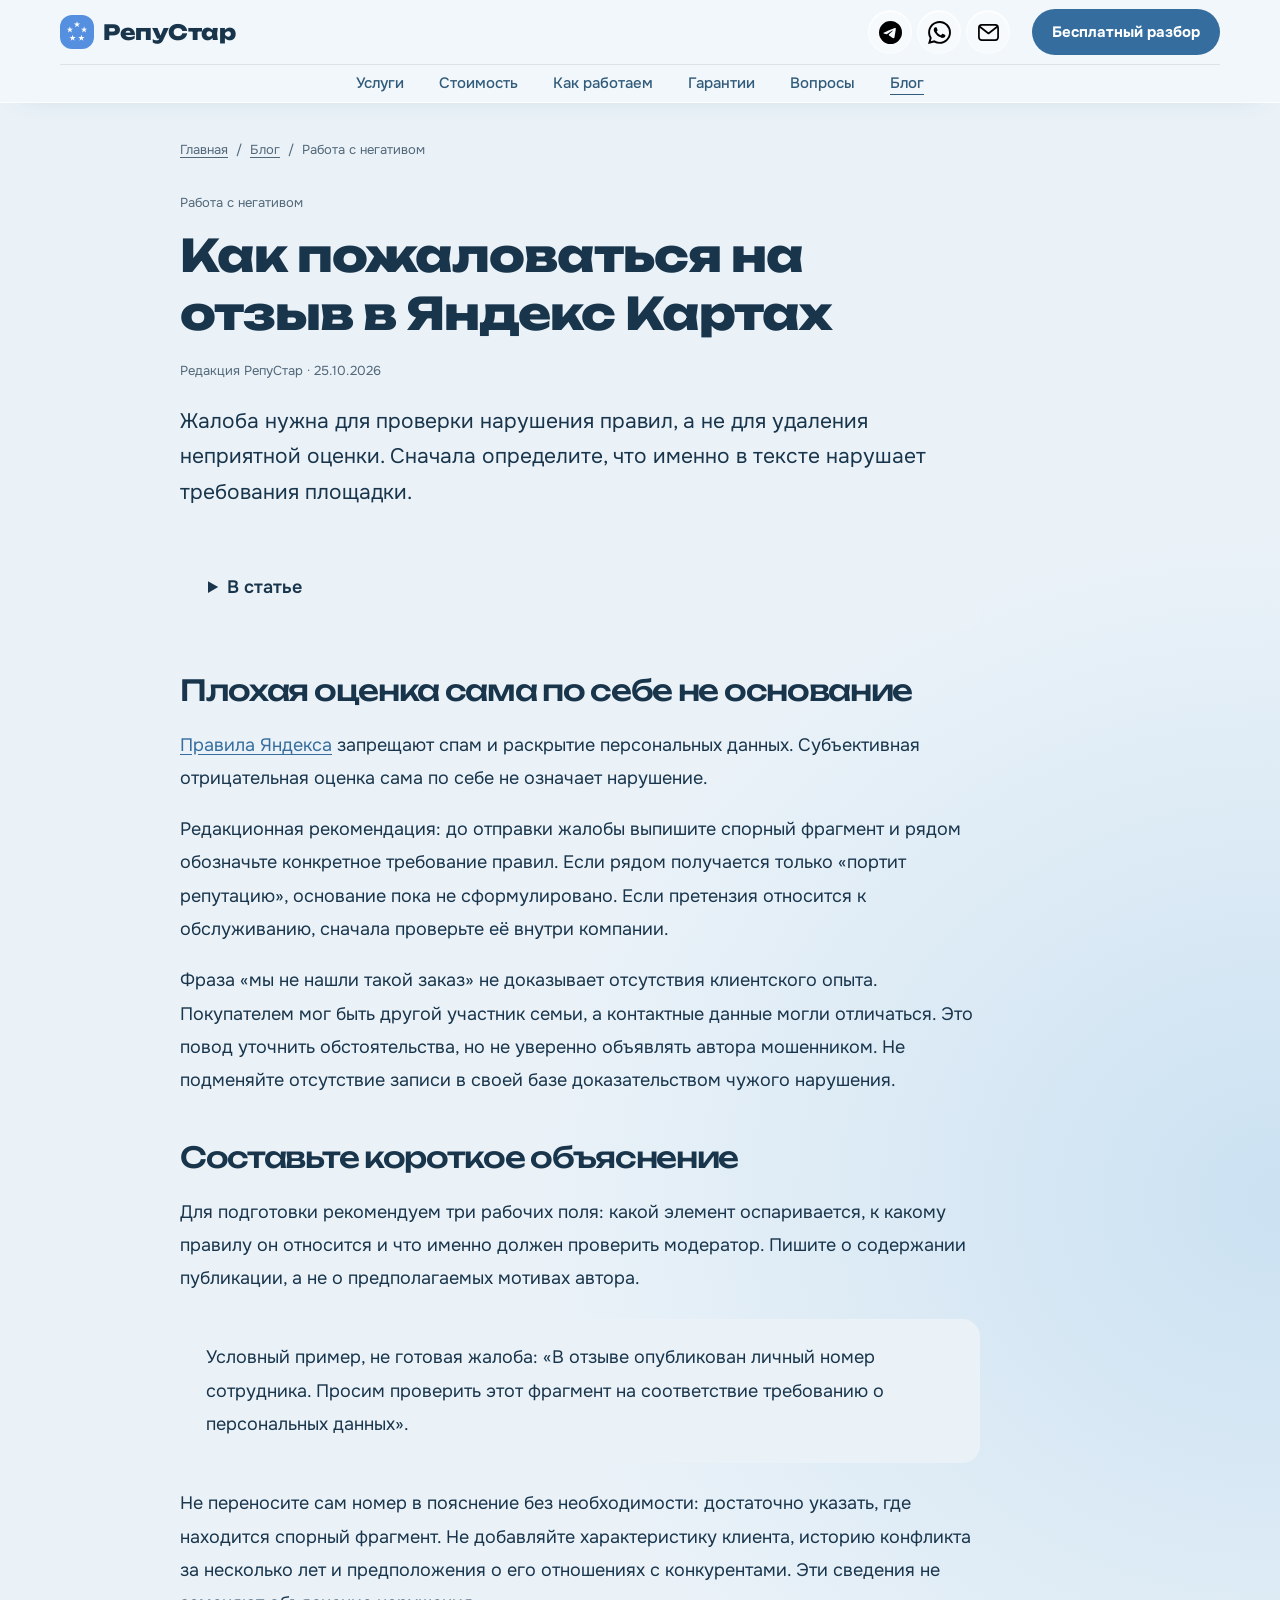
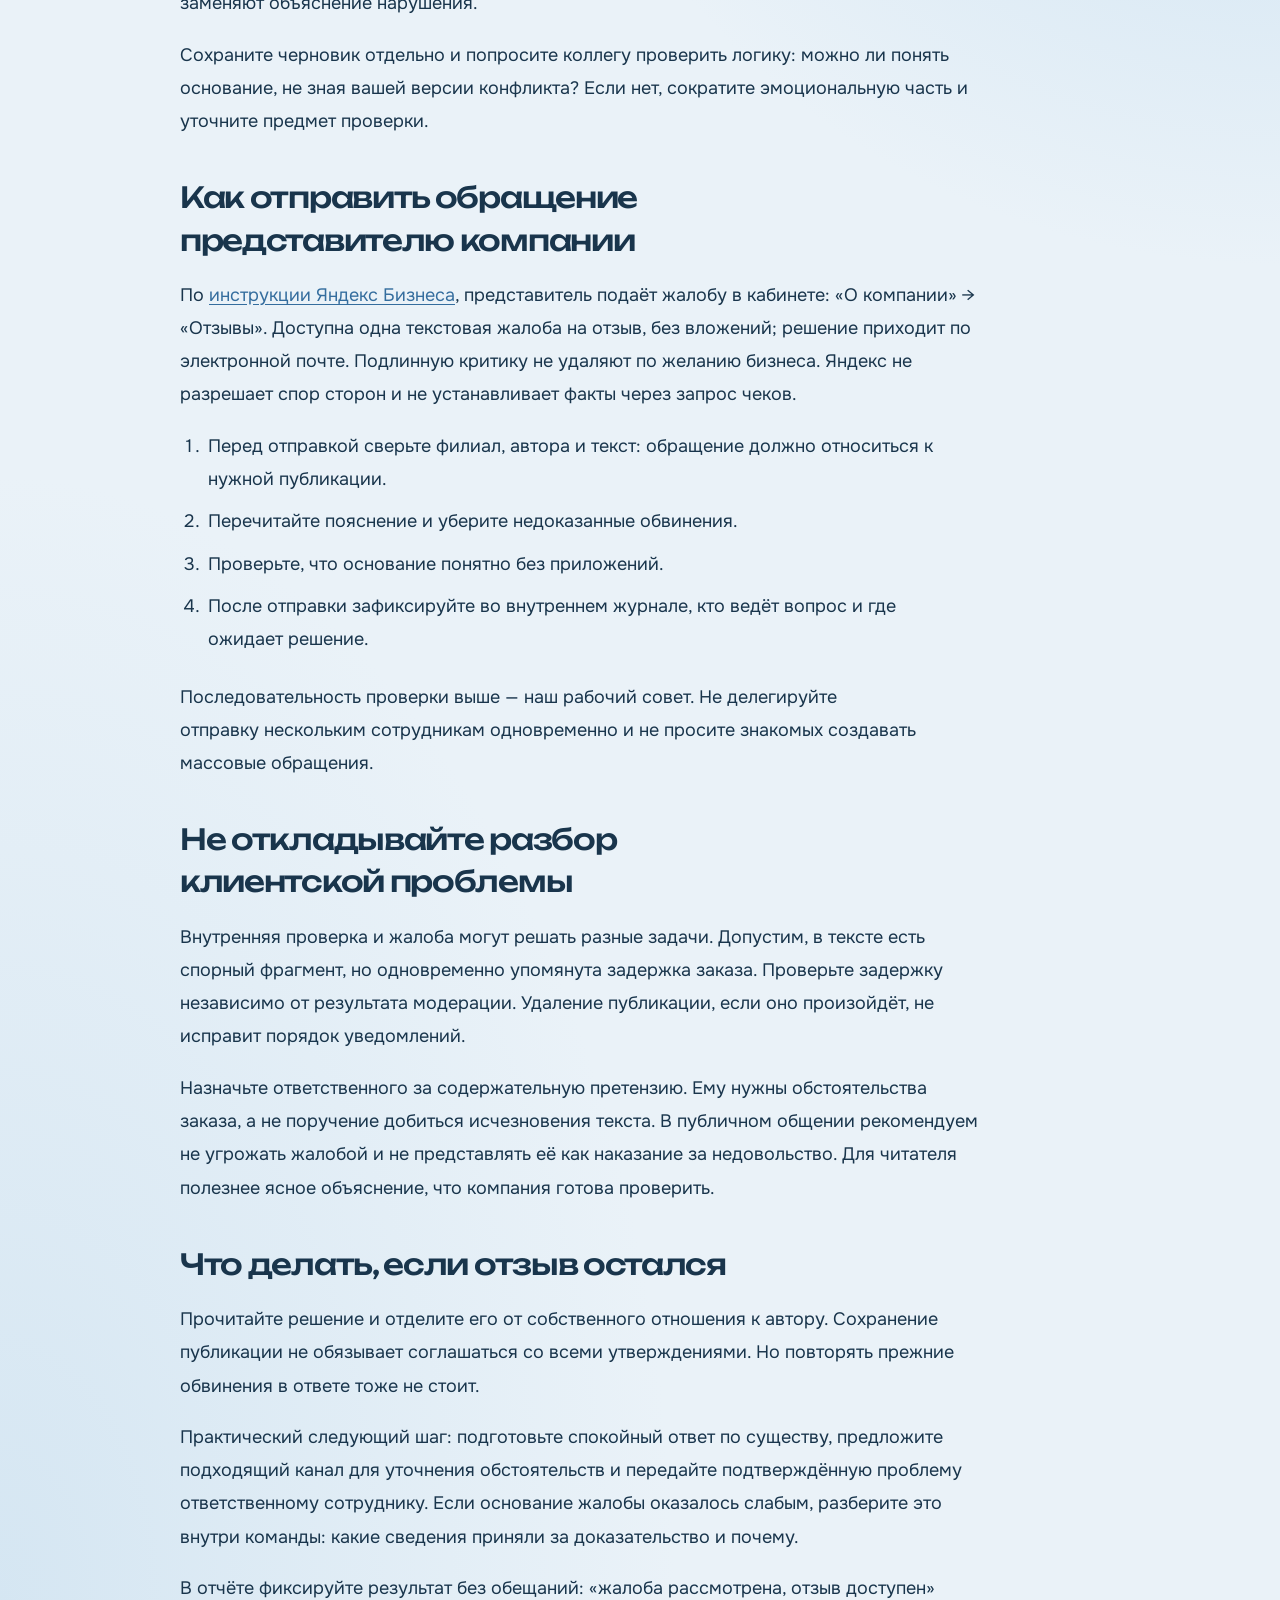
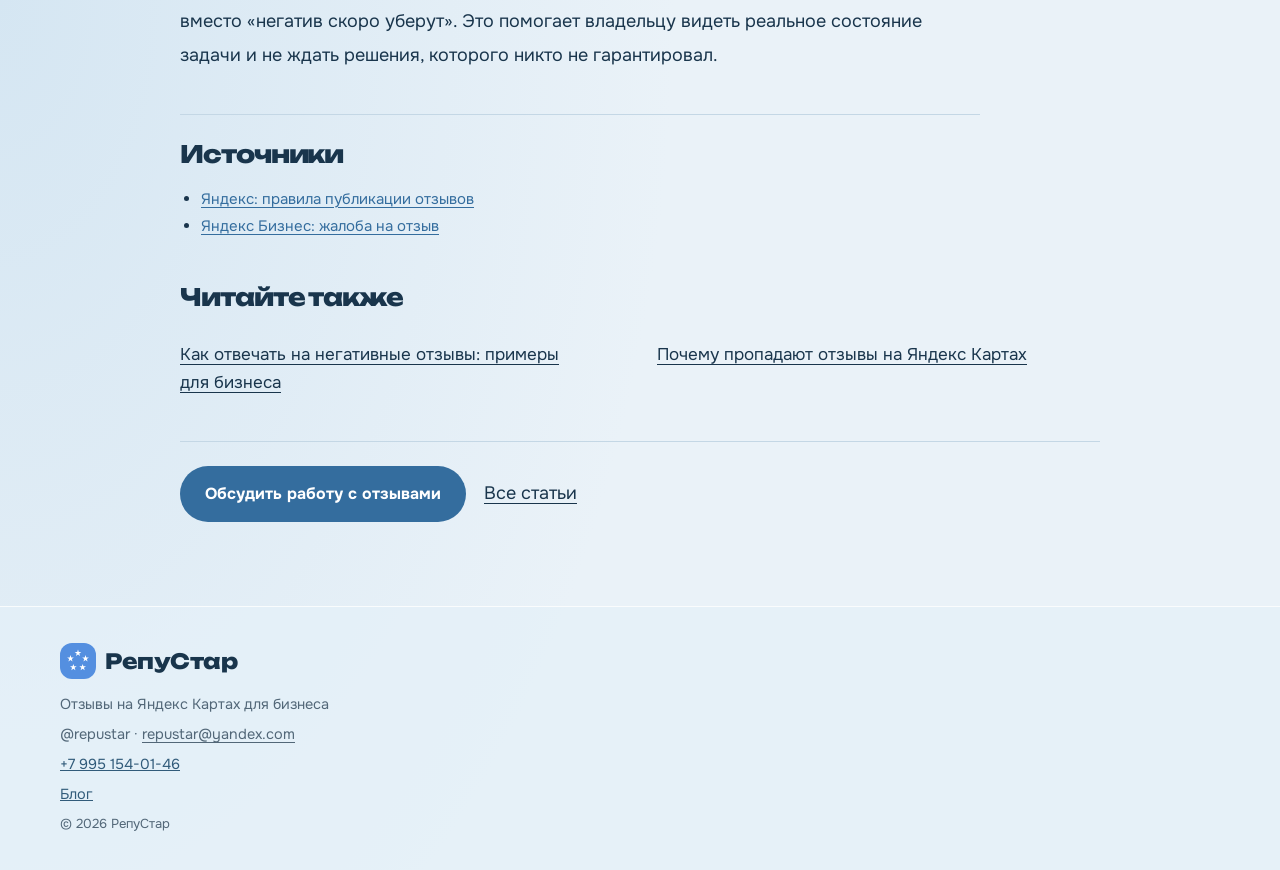
<file: blog/kak-pozhalovatsya-na-otzyv/index.html>
<!DOCTYPE html>
<html lang="ru" data-theme="pastel">
<head>
<meta charset="utf-8"/>
<meta content="width=device-width, initial-scale=1.0" name="viewport"/>
<title>Как пожаловаться на отзыв в Яндекс Картах — РепуСтар</title>
<meta content="Как подготовить жалобу на отзыв в Яндекс Картах: отделить нарушение от критики, описать конкретный фрагмент и выбрать следующий шаг после решения модерации." name="description"/>
<meta content="index,follow,max-image-preview:large" name="robots"/>
<meta content="#e1edf6" name="theme-color"/>
<meta content="article" property="og:type"/>
<meta content="ru_RU" property="og:locale"/>
<meta content="Как пожаловаться на отзыв в Яндекс Картах — РепуСтар" property="og:title"/>
<meta content="Как подготовить жалобу на отзыв в Яндекс Картах: отделить нарушение от критики, описать конкретный фрагмент и выбрать следующий шаг после решения модерации." property="og:description"/>
<meta content="summary" name="twitter:card"/>
<link href="/favicon.svg?v=3" rel="icon" type="image/svg+xml"/>
<link href="https://fonts.googleapis.com" rel="preconnect"/>
<link crossorigin="" href="https://fonts.gstatic.com" rel="preconnect"/>
<link href="https://fonts.googleapis.com/css2?family=Onest:wght@400;500;600;700;800&amp;family=Unbounded:wght@500;700;800&amp;display=swap" rel="stylesheet"/>
<link href="/pastel-theme.css?v=3" rel="stylesheet"/>
<link href="/tide.css?v=3" rel="stylesheet"/>
<link href="/interactions.css?v=3" rel="stylesheet"/>
<link href="/frost.css?v=3" rel="stylesheet"/>
<link href="/range.css?v=1" rel="stylesheet"/>
<link href="/email-copy.css?v=1" rel="stylesheet"/>
<link href="/cleanup.css?v=2" rel="stylesheet"/>
<link href="https://repustar.pro/blog/kak-pozhalovatsya-na-otzyv/" rel="canonical"/>
<link href="/blog.css?v=1" rel="stylesheet"/><meta content="https://repustar.pro/blog/kak-pozhalovatsya-na-otzyv/" property="og:url"/></head>
<body class="blog-page">
<header class="site-header">
<div class="wrap header-inner">
<a class="logo" href="/#top"><span aria-hidden="true" class="logo-mark"><svg viewbox="0 0 1024 1024" xmlns="http://www.w3.org/2000/svg"><rect fill="#548FE0" height="1024" width="1024"></rect><polygon fill="#FFFFFF" points="512.0000,187.0000 534.4514,256.0983 607.1057,256.0983 548.3271,298.8034 570.7785,367.9017 512.0000,325.1966 453.2215,367.9017 475.6729,298.8034 416.8943,256.0983 489.5486,256.0983"></polygon><polygon fill="#FFFFFF" points="725.9877,342.4712 748.4391,411.5695 821.0934,411.5695 762.3148,454.2746 784.7662,523.3729 725.9877,480.6678 667.2092,523.3729 689.6606,454.2746 630.8821,411.5695 703.5363,411.5695"></polygon><polygon fill="#FFFFFF" points="644.2517,594.0288 666.7031,663.1271 739.3573,663.1271 680.5788,705.8322 703.0302,774.9305 644.2517,732.2254 585.4732,774.9305 607.9246,705.8322 549.1460,663.1271 621.8003,663.1271"></polygon><polygon fill="#FFFFFF" points="379.7483,594.0288 402.1997,663.1271 474.8540,663.1271 416.0754,705.8322 438.5268,774.9305 379.7483,732.2254 320.9698,774.9305 343.4212,705.8322 284.6427,663.1271 357.2969,663.1271"></polygon><polygon fill="#FFFFFF" points="298.0123,342.4712 320.4637,411.5695 393.1179,411.5695 334.3394,454.2746 356.7908,523.3729 298.0123,480.6678 239.2338,523.3729 261.6852,454.2746 202.9066,411.5695 275.5609,411.5695"></polygon></svg></span>РепуСтар</a>
<nav aria-label="Быстрые контакты" class="quick-contacts">
<a aria-label="Написать в Telegram" class="contact-channel channel-tg" href="https://t.me/repustar" rel="noopener" target="_blank" title="Написать в Telegram"><img alt="" aria-hidden="true" height="24" src="/assets/contact-telegram.svg" width="24"/></a>
<a aria-label="Написать в WhatsApp" class="contact-channel channel-wa" href="https://wa.me/79951540146" rel="noopener" target="_blank" title="Написать в WhatsApp"><img alt="" aria-hidden="true" height="24" src="/assets/contact-whatsapp.svg" width="24"/></a>
<button aria-label="Скопировать почту: repustar@yandex.com" class="contact-channel channel-mail" data-copy-email="repustar@yandex.com" title="Скопировать почту" type="button"><img alt="" aria-hidden="true" height="24" src="/assets/contact-mail.svg" width="24"/></button></nav>
<nav class="nav" id="nav">
<a href="/#services">Услуги</a>
<a href="/#packages">Стоимость</a>
<a href="/#how">Как работаем</a>
<a href="/#guarantees">Гарантии</a>
<a href="/#faq">Вопросы</a>
<a aria-current="page" href="/blog/">Блог</a>
</nav>
<a class="btn btn-accent btn-header" href="/#contacts">Бесплатный разбор</a>
<button aria-expanded="false" aria-label="Меню" class="burger" id="burger">
<span></span><span></span><span></span>
</button>
</div>
</header>
<main id="top" class="blog-main"><article class="blog-article"><div class="wrap article-wrap"><nav class="breadcrumbs" aria-label="Хлебные крошки"><a href="/">Главная</a><span aria-hidden="true">/</span><a href="/blog/">Блог</a><span aria-hidden="true">/</span><span>Работа с негативом</span></nav><header class="article-header"><span class="blog-category">Работа с негативом</span><h1>Как пожаловаться на отзыв в Яндекс Картах</h1><p class="article-meta">Редакция РепуСтар · <time datetime="2026-10-25T01:56:55+03:00">25.10.2026</time></p><p class="article-lead">Жалоба нужна для проверки нарушения правил, а не для удаления неприятной оценки. Сначала определите, что именно в тексте нарушает требования площадки.</p></header><details class="article-toc"><summary>В статье</summary><ul><li><a href="#osnovanie-zhaloby">Плохая оценка сама по себе не основание</a></li><li><a href="#podgotovka-teksta">Составьте короткое объяснение</a></li><li><a href="#otpravka-v-kabinete">Как отправить обращение представителю компании</a></li><li><a href="#poka-zhdete">Не откладывайте разбор клиентской проблемы</a></li><li><a href="#posle-resheniya">Что делать, если отзыв остался</a></li></ul></details><div class="article-body"><section id="osnovanie-zhaloby"><h2>Плохая оценка сама по себе не основание</h2><p><a href="https://yandex.ru/support/reviews/ru/rules">Правила Яндекса</a> запрещают спам и раскрытие персональных данных. Субъективная отрицательная оценка сама по себе не означает нарушение.</p><p>Редакционная рекомендация: до отправки жалобы выпишите спорный фрагмент и рядом обозначьте конкретное требование правил. Если рядом получается только «портит репутацию», основание пока не сформулировано. Если претензия относится к обслуживанию, сначала проверьте её внутри компании.</p><p>Фраза «мы не нашли такой заказ» не доказывает отсутствия клиентского опыта. Покупателем мог быть другой участник семьи, а контактные данные могли отличаться. Это повод уточнить обстоятельства, но не уверенно объявлять автора мошенником. Не подменяйте отсутствие записи в своей базе доказательством чужого нарушения.</p></section><section id="podgotovka-teksta"><h2>Составьте короткое объяснение</h2><p>Для подготовки рекомендуем три рабочих поля: какой элемент оспаривается, к какому правилу он относится и что именно должен проверить модератор. Пишите о содержании публикации, а не о предполагаемых мотивах автора.</p><blockquote>Условный пример, не готовая жалоба: «В отзыве опубликован личный номер сотрудника. Просим проверить этот фрагмент на соответствие требованию о персональных данных».</blockquote><p>Не переносите сам номер в пояснение без необходимости: достаточно указать, где находится спорный фрагмент. Не добавляйте характеристику клиента, историю конфликта за несколько лет и предположения о его отношениях с конкурентами. Эти сведения не заменяют объяснение нарушения.</p><p>Сохраните черновик отдельно и попросите коллегу проверить логику: можно ли понять основание, не зная вашей версии конфликта? Если нет, сократите эмоциональную часть и уточните предмет проверки.</p></section><section id="otpravka-v-kabinete"><h2>Как отправить обращение представителю компании</h2><p>По <a href="https://yandex.ru/support/business-priority/ru/reviews/complain">инструкции Яндекс Бизнеса</a>, представитель подаёт жалобу в кабинете: «О компании» → «Отзывы». Доступна одна текстовая жалоба на отзыв, без вложений; решение приходит по электронной почте. Подлинную критику не удаляют по желанию бизнеса. Яндекс не разрешает спор сторон и не устанавливает факты через запрос чеков.</p><ol><li>Перед отправкой сверьте филиал, автора и текст: обращение должно относиться к нужной публикации.</li><li>Перечитайте пояснение и уберите недоказанные обвинения.</li><li>Проверьте, что основание понятно без приложений.</li><li>После отправки зафиксируйте во внутреннем журнале, кто ведёт вопрос и где ожидает решение.</li></ol><p>Последовательность проверки выше — наш рабочий совет. Не делегируйте отправку нескольким сотрудникам одновременно и не просите знакомых создавать массовые обращения.</p></section><section id="poka-zhdete"><h2>Не откладывайте разбор клиентской проблемы</h2><p>Внутренняя проверка и жалоба могут решать разные задачи. Допустим, в тексте есть спорный фрагмент, но одновременно упомянута задержка заказа. Проверьте задержку независимо от результата модерации. Удаление публикации, если оно произойдёт, не исправит порядок уведомлений.</p><p>Назначьте ответственного за содержательную претензию. Ему нужны обстоятельства заказа, а не поручение добиться исчезновения текста. В публичном общении рекомендуем не угрожать жалобой и не представлять её как наказание за недовольство. Для читателя полезнее ясное объяснение, что компания готова проверить.</p></section><section id="posle-resheniya"><h2>Что делать, если отзыв остался</h2><p>Прочитайте решение и отделите его от собственного отношения к автору. Сохранение публикации не обязывает соглашаться со всеми утверждениями. Но повторять прежние обвинения в ответе тоже не стоит.</p><p>Практический следующий шаг: подготовьте спокойный ответ по существу, предложите подходящий канал для уточнения обстоятельств и передайте подтверждённую проблему ответственному сотруднику. Если основание жалобы оказалось слабым, разберите это внутри команды: какие сведения приняли за доказательство и почему.</p><p>В отчёте фиксируйте результат без обещаний: «жалоба рассмотрена, отзыв доступен» вместо «негатив скоро уберут». Это помогает владельцу видеть реальное состояние задачи и не ждать решения, которого никто не гарантировал.</p></section></div><aside class="article-sources" aria-label="Источники"><h2>Источники</h2><ul><li><a href="https://yandex.ru/support/reviews/ru/rules" rel="noopener">Яндекс: правила публикации отзывов</a></li><li><a href="https://yandex.ru/support/business-priority/ru/reviews/complain" rel="noopener">Яндекс Бизнес: жалоба на отзыв</a></li></ul></aside><nav class="related-articles" aria-label="Статьи по теме"><h2>Читайте также</h2><ul><li><a href="/blog/otvet-na-negativnyy-otzyv/">Как отвечать на негативные отзывы: примеры для бизнеса</a></li><li><a href="/blog/pochemu-propadayut-otzyvy/">Почему пропадают отзывы на Яндекс Картах</a></li></ul></nav><div class="article-cta"><a class="btn btn-accent" href="/#contacts">Обсудить работу с отзывами</a><a class="back-blog" href="/blog/">Все статьи</a></div></div></article></main>
<footer class="site-footer">
<div class="wrap footer-inner">
<div class="logo logo-footer"><span aria-hidden="true" class="logo-mark"><svg viewbox="0 0 1024 1024" xmlns="http://www.w3.org/2000/svg"><rect fill="#548FE0" height="1024" width="1024"></rect><polygon fill="#FFFFFF" points="512.0000,187.0000 534.4514,256.0983 607.1057,256.0983 548.3271,298.8034 570.7785,367.9017 512.0000,325.1966 453.2215,367.9017 475.6729,298.8034 416.8943,256.0983 489.5486,256.0983"></polygon><polygon fill="#FFFFFF" points="725.9877,342.4712 748.4391,411.5695 821.0934,411.5695 762.3148,454.2746 784.7662,523.3729 725.9877,480.6678 667.2092,523.3729 689.6606,454.2746 630.8821,411.5695 703.5363,411.5695"></polygon><polygon fill="#FFFFFF" points="644.2517,594.0288 666.7031,663.1271 739.3573,663.1271 680.5788,705.8322 703.0302,774.9305 644.2517,732.2254 585.4732,774.9305 607.9246,705.8322 549.1460,663.1271 621.8003,663.1271"></polygon><polygon fill="#FFFFFF" points="379.7483,594.0288 402.1997,663.1271 474.8540,663.1271 416.0754,705.8322 438.5268,774.9305 379.7483,732.2254 320.9698,774.9305 343.4212,705.8322 284.6427,663.1271 357.2969,663.1271"></polygon><polygon fill="#FFFFFF" points="298.0123,342.4712 320.4637,411.5695 393.1179,411.5695 334.3394,454.2746 356.7908,523.3729 298.0123,480.6678 239.2338,523.3729 261.6852,454.2746 202.9066,411.5695 275.5609,411.5695"></polygon></svg></span>РепуСтар</div>
<p>Отзывы на Яндекс Картах для бизнеса</p>
<p>@repustar · <button class="email-copy-text" data-copy-email="repustar@yandex.com" title="Скопировать почту" type="button">repustar@yandex.com</button></p>
<p><a href="tel:+79951540146">+7 995 154-01-46</a></p>
<p><a href="/blog/">Блог</a></p>
<p class="footer-muted">© 2026 РепуСтар</p>
</div>
</footer>
<script src="/blog-nav.js?v=1"></script>
<script src="/email-copy.js?v=1"></script>
<script type="application/ld+json">{"@context": "https://schema.org", "@graph": [{"@type": "BlogPosting", "headline": "Как пожаловаться на отзыв в Яндекс Картах", "description": "Как подготовить жалобу на отзыв в Яндекс Картах: отделить нарушение от критики, описать конкретный фрагмент и выбрать следующий шаг после решения модерации.", "url": "https://repustar.pro/blog/kak-pozhalovatsya-na-otzyv/", "mainEntityOfPage": {"@type": "WebPage", "@id": "https://repustar.pro/blog/kak-pozhalovatsya-na-otzyv/"}, "datePublished": "2026-10-25T01:56:55+03:00", "dateModified": "2026-10-25T01:56:55+03:00", "inLanguage": "ru-RU", "author": {"@type": "Organization", "name": "РепуСтар", "url": "https://repustar.pro/"}, "publisher": {"@type": "Organization", "name": "РепуСтар", "url": "https://repustar.pro/"}}, {"@type": "BreadcrumbList", "itemListElement": [{"@type": "ListItem", "position": 1, "name": "Главная", "item": "https://repustar.pro/"}, {"@type": "ListItem", "position": 2, "name": "Блог", "item": "https://repustar.pro/blog/"}, {"@type": "ListItem", "position": 3, "name": "Как пожаловаться на отзыв в Яндекс Картах", "item": "https://repustar.pro/blog/kak-pozhalovatsya-na-otzyv/"}]}]}</script>
</body>
</html>
</file>
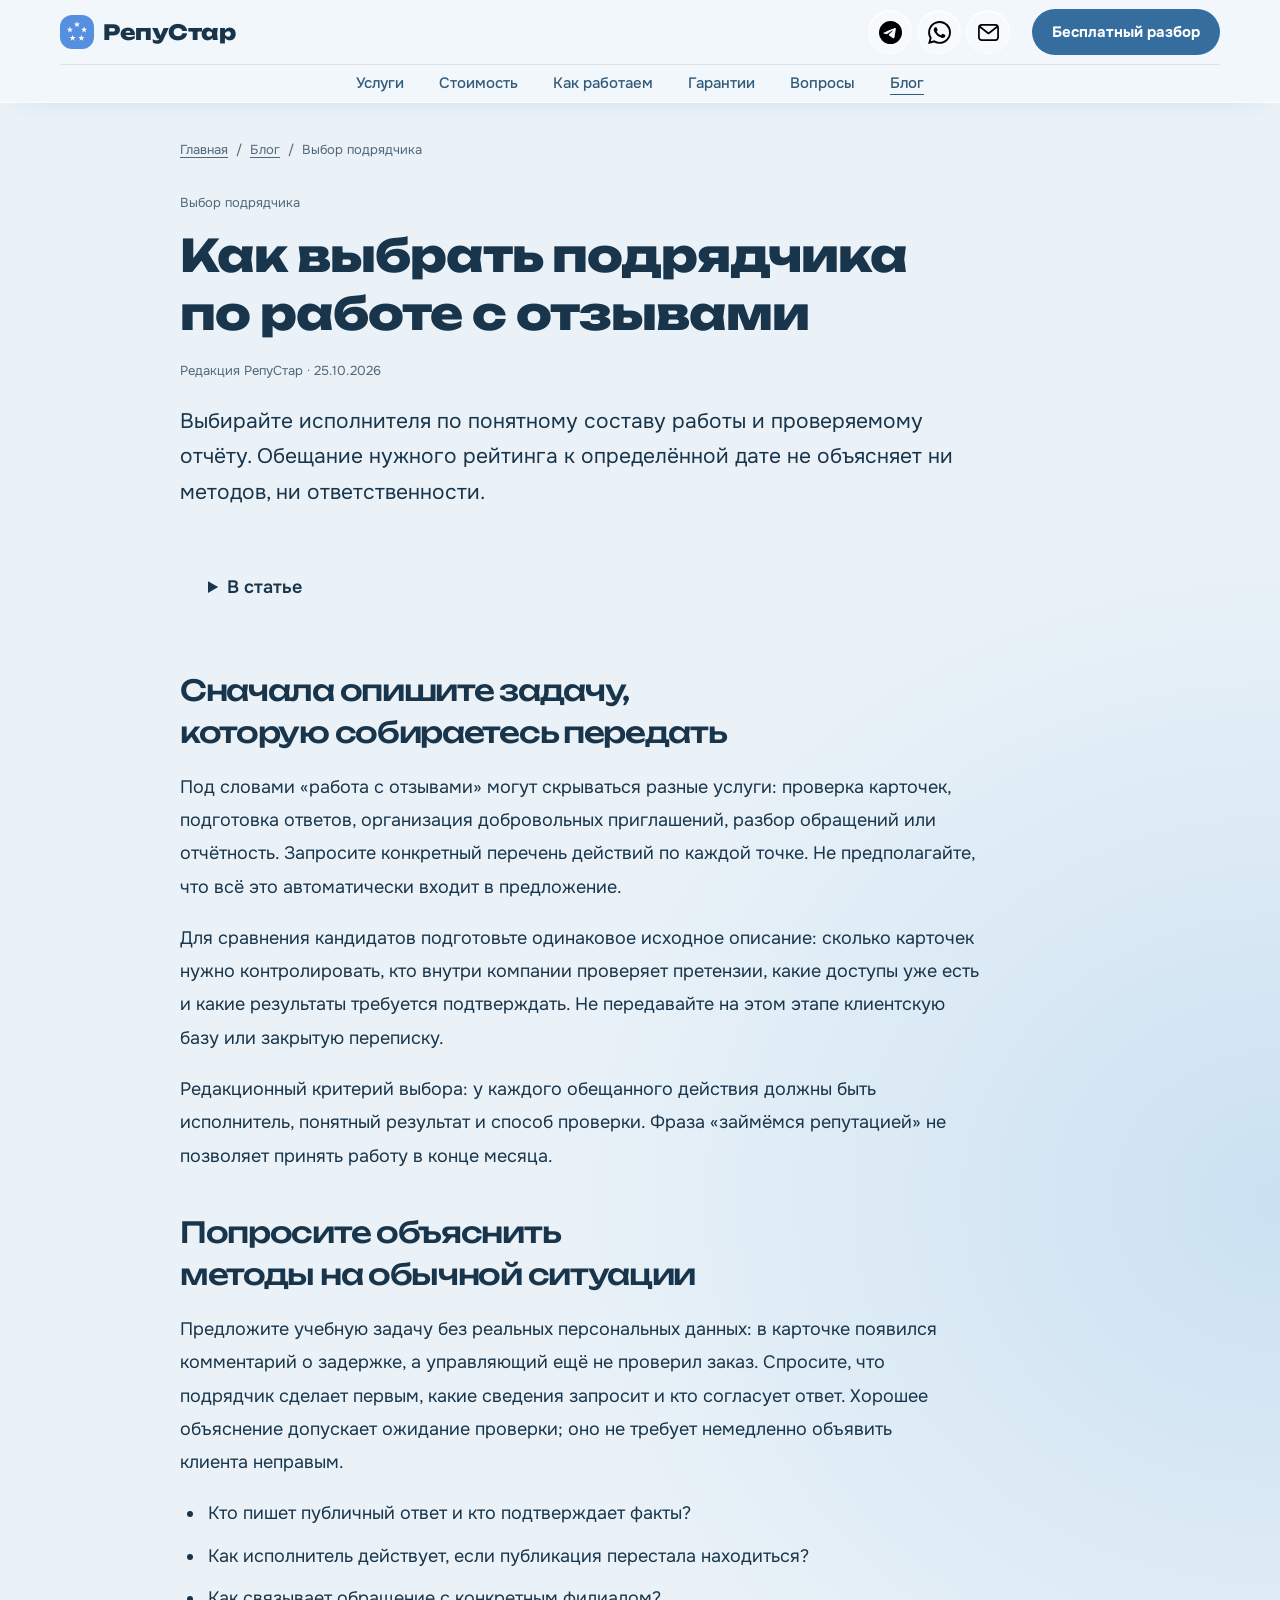
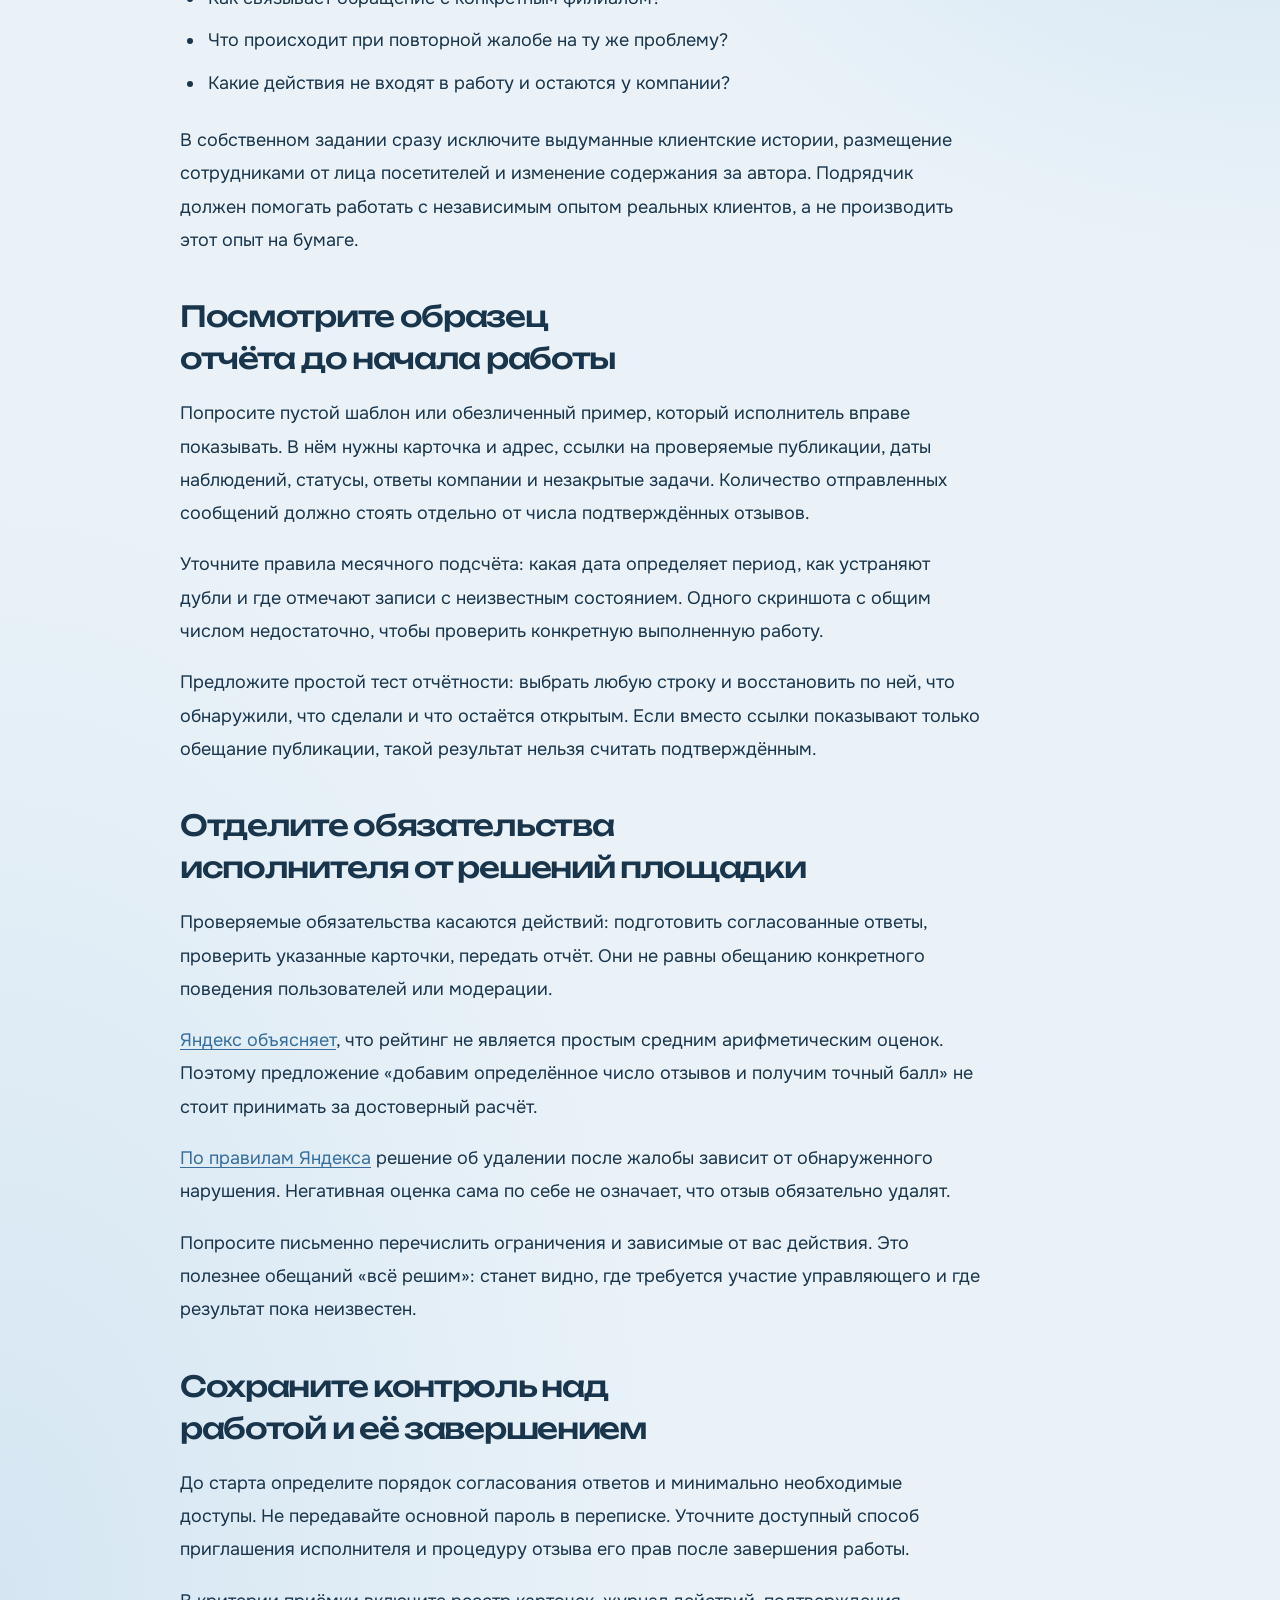
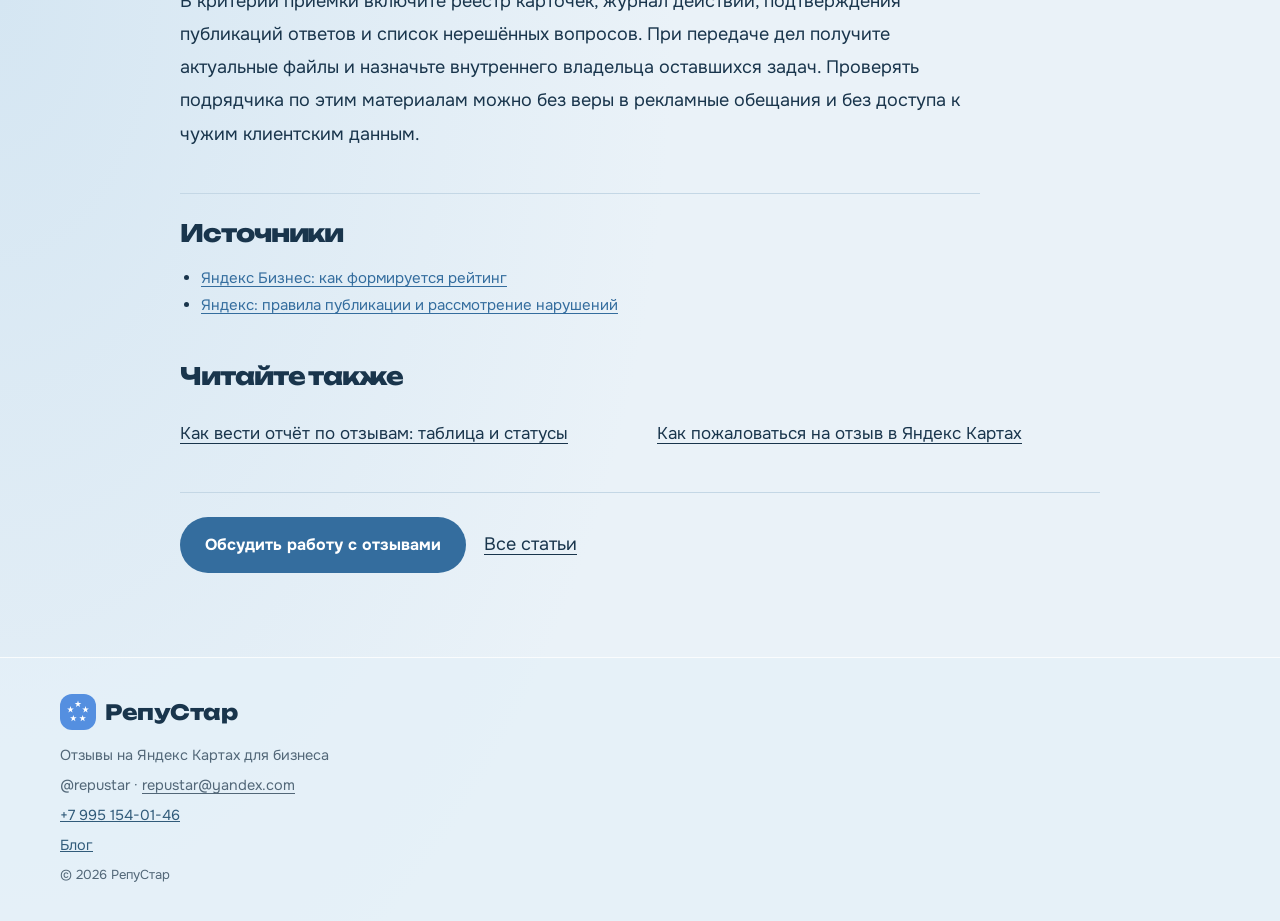
<file: blog/kak-vybrat-podryadchika-po-otzyvam/index.html>
<!DOCTYPE html>
<html lang="ru" data-theme="pastel">
<head>
<meta charset="utf-8"/>
<meta content="width=device-width, initial-scale=1.0" name="viewport"/>
<title>Как выбрать подрядчика по работе с отзывами — РепуСтар</title>
<meta content="Какие вопросы задать подрядчику по отзывам: состав работ, методы, доступы, пример отчёта и критерии приёмки. Как оценить обещания и сохранить контроль над карточками." name="description"/>
<meta content="index,follow,max-image-preview:large" name="robots"/>
<meta content="#e1edf6" name="theme-color"/>
<meta content="article" property="og:type"/>
<meta content="ru_RU" property="og:locale"/>
<meta content="Как выбрать подрядчика по работе с отзывами — РепуСтар" property="og:title"/>
<meta content="Какие вопросы задать подрядчику по отзывам: состав работ, методы, доступы, пример отчёта и критерии приёмки. Как оценить обещания и сохранить контроль над карточками." property="og:description"/>
<meta content="summary" name="twitter:card"/>
<link href="/favicon.svg?v=3" rel="icon" type="image/svg+xml"/>
<link href="https://fonts.googleapis.com" rel="preconnect"/>
<link crossorigin="" href="https://fonts.gstatic.com" rel="preconnect"/>
<link href="https://fonts.googleapis.com/css2?family=Onest:wght@400;500;600;700;800&amp;family=Unbounded:wght@500;700;800&amp;display=swap" rel="stylesheet"/>
<link href="/pastel-theme.css?v=3" rel="stylesheet"/>
<link href="/tide.css?v=3" rel="stylesheet"/>
<link href="/interactions.css?v=3" rel="stylesheet"/>
<link href="/frost.css?v=3" rel="stylesheet"/>
<link href="/range.css?v=1" rel="stylesheet"/>
<link href="/email-copy.css?v=1" rel="stylesheet"/>
<link href="/cleanup.css?v=2" rel="stylesheet"/>
<link href="https://repustar.pro/blog/kak-vybrat-podryadchika-po-otzyvam/" rel="canonical"/>
<link href="/blog.css?v=1" rel="stylesheet"/><meta content="https://repustar.pro/blog/kak-vybrat-podryadchika-po-otzyvam/" property="og:url"/></head>
<body class="blog-page">
<header class="site-header">
<div class="wrap header-inner">
<a class="logo" href="/#top"><span aria-hidden="true" class="logo-mark"><svg viewbox="0 0 1024 1024" xmlns="http://www.w3.org/2000/svg"><rect fill="#548FE0" height="1024" width="1024"></rect><polygon fill="#FFFFFF" points="512.0000,187.0000 534.4514,256.0983 607.1057,256.0983 548.3271,298.8034 570.7785,367.9017 512.0000,325.1966 453.2215,367.9017 475.6729,298.8034 416.8943,256.0983 489.5486,256.0983"></polygon><polygon fill="#FFFFFF" points="725.9877,342.4712 748.4391,411.5695 821.0934,411.5695 762.3148,454.2746 784.7662,523.3729 725.9877,480.6678 667.2092,523.3729 689.6606,454.2746 630.8821,411.5695 703.5363,411.5695"></polygon><polygon fill="#FFFFFF" points="644.2517,594.0288 666.7031,663.1271 739.3573,663.1271 680.5788,705.8322 703.0302,774.9305 644.2517,732.2254 585.4732,774.9305 607.9246,705.8322 549.1460,663.1271 621.8003,663.1271"></polygon><polygon fill="#FFFFFF" points="379.7483,594.0288 402.1997,663.1271 474.8540,663.1271 416.0754,705.8322 438.5268,774.9305 379.7483,732.2254 320.9698,774.9305 343.4212,705.8322 284.6427,663.1271 357.2969,663.1271"></polygon><polygon fill="#FFFFFF" points="298.0123,342.4712 320.4637,411.5695 393.1179,411.5695 334.3394,454.2746 356.7908,523.3729 298.0123,480.6678 239.2338,523.3729 261.6852,454.2746 202.9066,411.5695 275.5609,411.5695"></polygon></svg></span>РепуСтар</a>
<nav aria-label="Быстрые контакты" class="quick-contacts">
<a aria-label="Написать в Telegram" class="contact-channel channel-tg" href="https://t.me/repustar" rel="noopener" target="_blank" title="Написать в Telegram"><img alt="" aria-hidden="true" height="24" src="/assets/contact-telegram.svg" width="24"/></a>
<a aria-label="Написать в WhatsApp" class="contact-channel channel-wa" href="https://wa.me/79951540146" rel="noopener" target="_blank" title="Написать в WhatsApp"><img alt="" aria-hidden="true" height="24" src="/assets/contact-whatsapp.svg" width="24"/></a>
<button aria-label="Скопировать почту: repustar@yandex.com" class="contact-channel channel-mail" data-copy-email="repustar@yandex.com" title="Скопировать почту" type="button"><img alt="" aria-hidden="true" height="24" src="/assets/contact-mail.svg" width="24"/></button></nav>
<nav class="nav" id="nav">
<a href="/#services">Услуги</a>
<a href="/#packages">Стоимость</a>
<a href="/#how">Как работаем</a>
<a href="/#guarantees">Гарантии</a>
<a href="/#faq">Вопросы</a>
<a aria-current="page" href="/blog/">Блог</a>
</nav>
<a class="btn btn-accent btn-header" href="/#contacts">Бесплатный разбор</a>
<button aria-expanded="false" aria-label="Меню" class="burger" id="burger">
<span></span><span></span><span></span>
</button>
</div>
</header>
<main id="top" class="blog-main"><article class="blog-article"><div class="wrap article-wrap"><nav class="breadcrumbs" aria-label="Хлебные крошки"><a href="/">Главная</a><span aria-hidden="true">/</span><a href="/blog/">Блог</a><span aria-hidden="true">/</span><span>Выбор подрядчика</span></nav><header class="article-header"><span class="blog-category">Выбор подрядчика</span><h1>Как выбрать подрядчика по работе с отзывами</h1><p class="article-meta">Редакция РепуСтар · <time datetime="2026-10-25T01:56:55+03:00">25.10.2026</time></p><p class="article-lead">Выбирайте исполнителя по понятному составу работы и проверяемому отчёту. Обещание нужного рейтинга к определённой дате не объясняет ни методов, ни ответственности.</p></header><details class="article-toc"><summary>В статье</summary><ul><li><a href="#scope-first">Сначала опишите задачу, которую собираетесь передать</a></li><li><a href="#methods-interview">Попросите объяснить методы на обычной ситуации</a></li><li><a href="#report-sample">Посмотрите образец отчёта до начала работы</a></li><li><a href="#promises">Отделите обязательства исполнителя от решений площадки</a></li><li><a href="#handover">Сохраните контроль над работой и её завершением</a></li></ul></details><div class="article-body"><section id="scope-first"><h2>Сначала опишите задачу, которую собираетесь передать</h2><p>Под словами «работа с отзывами» могут скрываться разные услуги: проверка карточек, подготовка ответов, организация добровольных приглашений, разбор обращений или отчётность. Запросите конкретный перечень действий по каждой точке. Не предполагайте, что всё это автоматически входит в предложение.</p><p>Для сравнения кандидатов подготовьте одинаковое исходное описание: сколько карточек нужно контролировать, кто внутри компании проверяет претензии, какие доступы уже есть и какие результаты требуется подтверждать. Не передавайте на этом этапе клиентскую базу или закрытую переписку.</p><p>Редакционный критерий выбора: у каждого обещанного действия должны быть исполнитель, понятный результат и способ проверки. Фраза «займёмся репутацией» не позволяет принять работу в конце месяца.</p></section><section id="methods-interview"><h2>Попросите объяснить методы на обычной ситуации</h2><p>Предложите учебную задачу без реальных персональных данных: в карточке появился комментарий о задержке, а управляющий ещё не проверил заказ. Спросите, что подрядчик сделает первым, какие сведения запросит и кто согласует ответ. Хорошее объяснение допускает ожидание проверки; оно не требует немедленно объявить клиента неправым.</p><ul><li>Кто пишет публичный ответ и кто подтверждает факты?</li><li>Как исполнитель действует, если публикация перестала находиться?</li><li>Как связывает обращение с конкретным филиалом?</li><li>Что происходит при повторной жалобе на ту же проблему?</li><li>Какие действия не входят в работу и остаются у компании?</li></ul><p>В собственном задании сразу исключите выдуманные клиентские истории, размещение сотрудниками от лица посетителей и изменение содержания за автора. Подрядчик должен помогать работать с независимым опытом реальных клиентов, а не производить этот опыт на бумаге.</p></section><section id="report-sample"><h2>Посмотрите образец отчёта до начала работы</h2><p>Попросите пустой шаблон или обезличенный пример, который исполнитель вправе показывать. В нём нужны карточка и адрес, ссылки на проверяемые публикации, даты наблюдений, статусы, ответы компании и незакрытые задачи. Количество отправленных сообщений должно стоять отдельно от числа подтверждённых отзывов.</p><p>Уточните правила месячного подсчёта: какая дата определяет период, как устраняют дубли и где отмечают записи с неизвестным состоянием. Одного скриншота с общим числом недостаточно, чтобы проверить конкретную выполненную работу.</p><p>Предложите простой тест отчётности: выбрать любую строку и восстановить по ней, что обнаружили, что сделали и что остаётся открытым. Если вместо ссылки показывают только обещание публикации, такой результат нельзя считать подтверждённым.</p></section><section id="promises"><h2>Отделите обязательства исполнителя от решений площадки</h2><p>Проверяемые обязательства касаются действий: подготовить согласованные ответы, проверить указанные карточки, передать отчёт. Они не равны обещанию конкретного поведения пользователей или модерации.</p><p><a href="https://yandex.ru/support/business-priority/ru/reviews/rating">Яндекс объясняет</a>, что рейтинг не является простым средним арифметическим оценок. Поэтому предложение «добавим определённое число отзывов и получим точный балл» не стоит принимать за достоверный расчёт.</p><p><a href="https://yandex.ru/support/reviews/ru/rules">По правилам Яндекса</a> решение об удалении после жалобы зависит от обнаруженного нарушения. Негативная оценка сама по себе не означает, что отзыв обязательно удалят.</p><p>Попросите письменно перечислить ограничения и зависимые от вас действия. Это полезнее обещаний «всё решим»: станет видно, где требуется участие управляющего и где результат пока неизвестен.</p></section><section id="handover"><h2>Сохраните контроль над работой и её завершением</h2><p>До старта определите порядок согласования ответов и минимально необходимые доступы. Не передавайте основной пароль в переписке. Уточните доступный способ приглашения исполнителя и процедуру отзыва его прав после завершения работы.</p><p>В критерии приёмки включите реестр карточек, журнал действий, подтверждения публикаций ответов и список нерешённых вопросов. При передаче дел получите актуальные файлы и назначьте внутреннего владельца оставшихся задач. Проверять подрядчика по этим материалам можно без веры в рекламные обещания и без доступа к чужим клиентским данным.</p></section></div><aside class="article-sources" aria-label="Источники"><h2>Источники</h2><ul><li><a href="https://yandex.ru/support/business-priority/ru/reviews/rating" rel="noopener">Яндекс Бизнес: как формируется рейтинг</a></li><li><a href="https://yandex.ru/support/reviews/ru/rules" rel="noopener">Яндекс: правила публикации и рассмотрение нарушений</a></li></ul></aside><nav class="related-articles" aria-label="Статьи по теме"><h2>Читайте также</h2><ul><li><a href="/blog/otchet-po-otzyvam/">Как вести отчёт по отзывам: таблица и статусы</a></li><li><a href="/blog/kak-pozhalovatsya-na-otzyv/">Как пожаловаться на отзыв в Яндекс Картах</a></li></ul></nav><div class="article-cta"><a class="btn btn-accent" href="/#contacts">Обсудить работу с отзывами</a><a class="back-blog" href="/blog/">Все статьи</a></div></div></article></main>
<footer class="site-footer">
<div class="wrap footer-inner">
<div class="logo logo-footer"><span aria-hidden="true" class="logo-mark"><svg viewbox="0 0 1024 1024" xmlns="http://www.w3.org/2000/svg"><rect fill="#548FE0" height="1024" width="1024"></rect><polygon fill="#FFFFFF" points="512.0000,187.0000 534.4514,256.0983 607.1057,256.0983 548.3271,298.8034 570.7785,367.9017 512.0000,325.1966 453.2215,367.9017 475.6729,298.8034 416.8943,256.0983 489.5486,256.0983"></polygon><polygon fill="#FFFFFF" points="725.9877,342.4712 748.4391,411.5695 821.0934,411.5695 762.3148,454.2746 784.7662,523.3729 725.9877,480.6678 667.2092,523.3729 689.6606,454.2746 630.8821,411.5695 703.5363,411.5695"></polygon><polygon fill="#FFFFFF" points="644.2517,594.0288 666.7031,663.1271 739.3573,663.1271 680.5788,705.8322 703.0302,774.9305 644.2517,732.2254 585.4732,774.9305 607.9246,705.8322 549.1460,663.1271 621.8003,663.1271"></polygon><polygon fill="#FFFFFF" points="379.7483,594.0288 402.1997,663.1271 474.8540,663.1271 416.0754,705.8322 438.5268,774.9305 379.7483,732.2254 320.9698,774.9305 343.4212,705.8322 284.6427,663.1271 357.2969,663.1271"></polygon><polygon fill="#FFFFFF" points="298.0123,342.4712 320.4637,411.5695 393.1179,411.5695 334.3394,454.2746 356.7908,523.3729 298.0123,480.6678 239.2338,523.3729 261.6852,454.2746 202.9066,411.5695 275.5609,411.5695"></polygon></svg></span>РепуСтар</div>
<p>Отзывы на Яндекс Картах для бизнеса</p>
<p>@repustar · <button class="email-copy-text" data-copy-email="repustar@yandex.com" title="Скопировать почту" type="button">repustar@yandex.com</button></p>
<p><a href="tel:+79951540146">+7 995 154-01-46</a></p>
<p><a href="/blog/">Блог</a></p>
<p class="footer-muted">© 2026 РепуСтар</p>
</div>
</footer>
<script src="/blog-nav.js?v=1"></script>
<script src="/email-copy.js?v=1"></script>
<script type="application/ld+json">{"@context": "https://schema.org", "@graph": [{"@type": "BlogPosting", "headline": "Как выбрать подрядчика по работе с отзывами", "description": "Какие вопросы задать подрядчику по отзывам: состав работ, методы, доступы, пример отчёта и критерии приёмки. Как оценить обещания и сохранить контроль над карточками.", "url": "https://repustar.pro/blog/kak-vybrat-podryadchika-po-otzyvam/", "mainEntityOfPage": {"@type": "WebPage", "@id": "https://repustar.pro/blog/kak-vybrat-podryadchika-po-otzyvam/"}, "datePublished": "2026-10-25T01:56:55+03:00", "dateModified": "2026-10-25T01:56:55+03:00", "inLanguage": "ru-RU", "author": {"@type": "Organization", "name": "РепуСтар", "url": "https://repustar.pro/"}, "publisher": {"@type": "Organization", "name": "РепуСтар", "url": "https://repustar.pro/"}}, {"@type": "BreadcrumbList", "itemListElement": [{"@type": "ListItem", "position": 1, "name": "Главная", "item": "https://repustar.pro/"}, {"@type": "ListItem", "position": 2, "name": "Блог", "item": "https://repustar.pro/blog/"}, {"@type": "ListItem", "position": 3, "name": "Как выбрать подрядчика по работе с отзывами", "item": "https://repustar.pro/blog/kak-vybrat-podryadchika-po-otzyvam/"}]}]}</script>
</body>
</html>
</file>
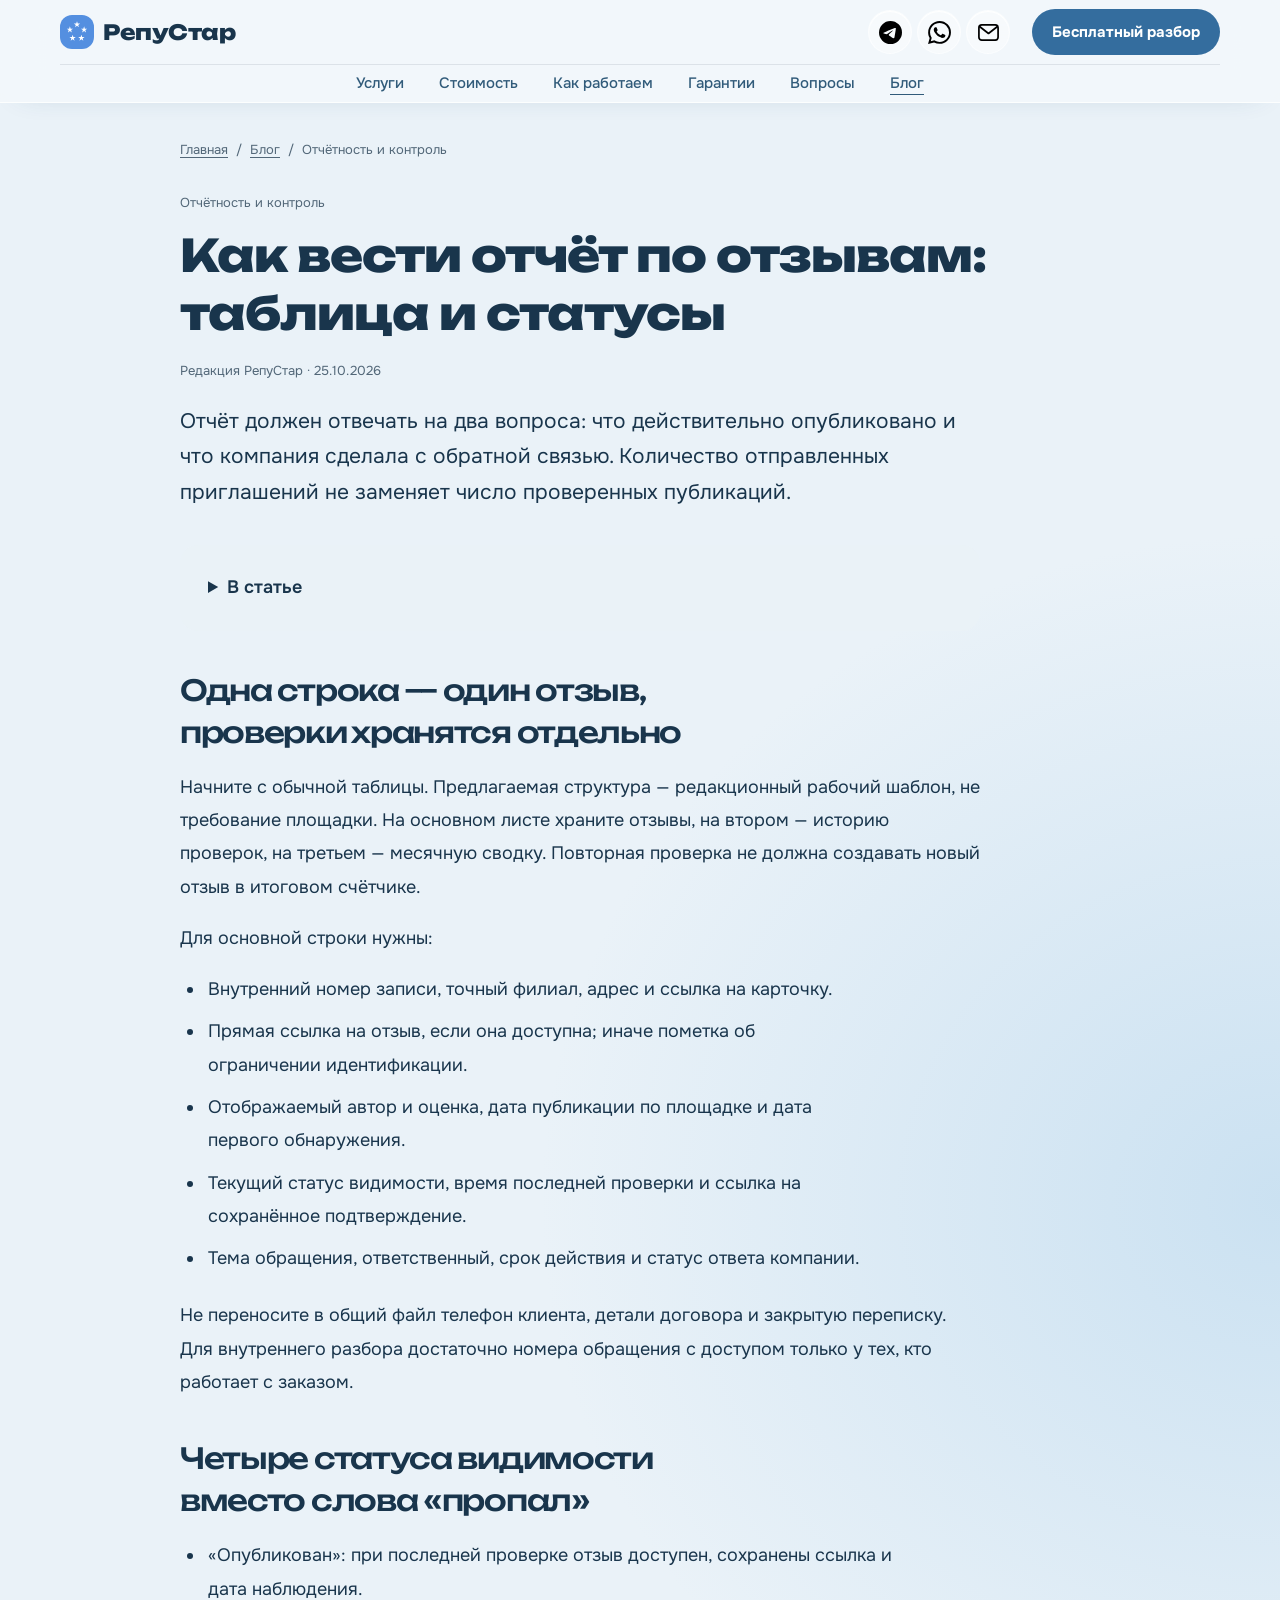
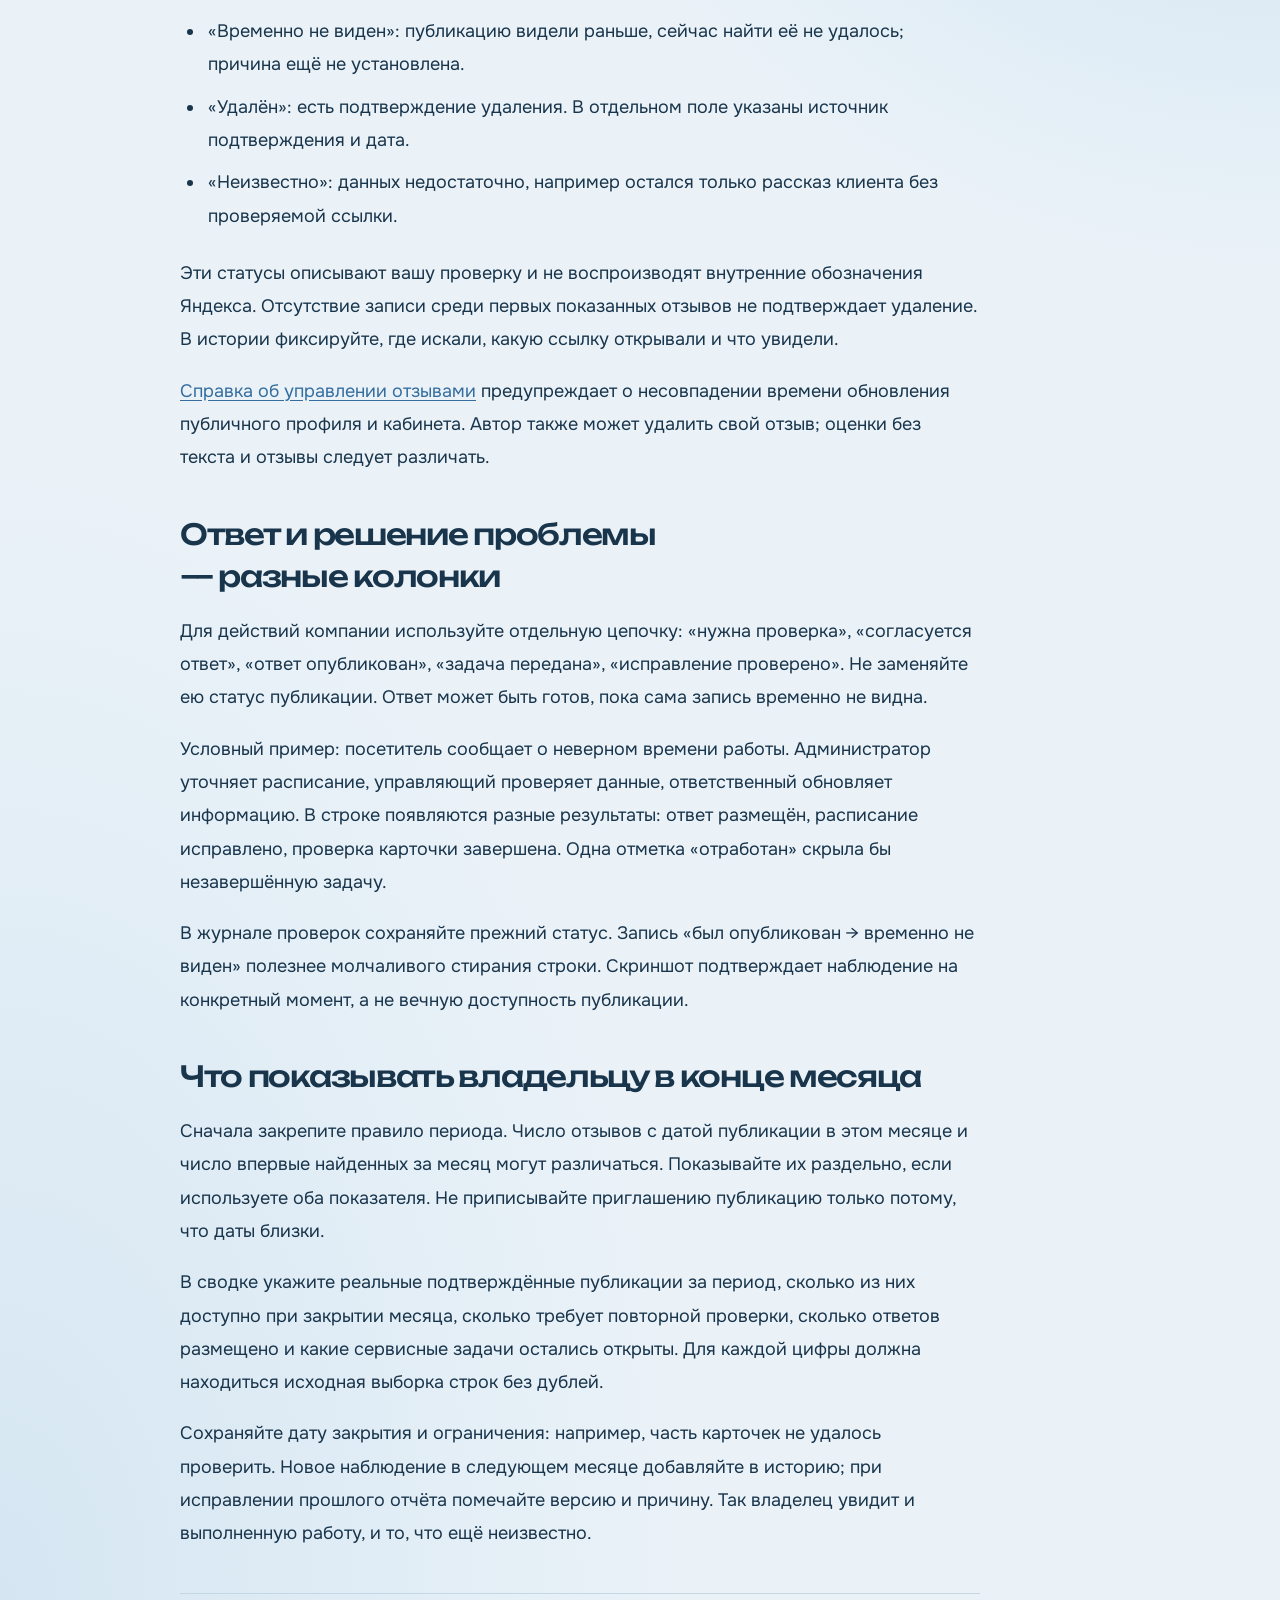
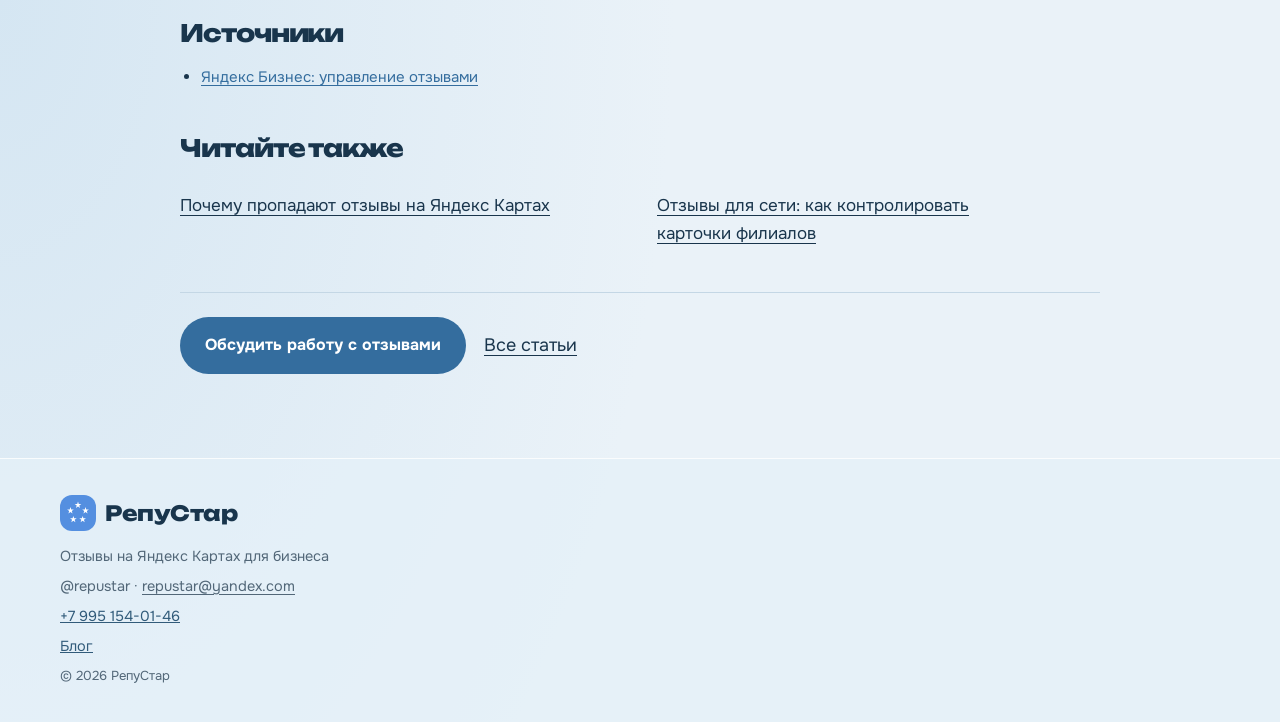
<file: blog/otchet-po-otzyvam/index.html>
<!DOCTYPE html>
<html lang="ru" data-theme="pastel">
<head>
<meta charset="utf-8"/>
<meta content="width=device-width, initial-scale=1.0" name="viewport"/>
<title>Как вести отчёт по отзывам: таблица и статусы — РепуСтар</title>
<meta content="Какие поля включить в отчёт по отзывам, как различать публикацию и потерю видимости, вести историю проверок и собирать месячный итог без двойного счёта записей." name="description"/>
<meta content="index,follow,max-image-preview:large" name="robots"/>
<meta content="#e1edf6" name="theme-color"/>
<meta content="article" property="og:type"/>
<meta content="ru_RU" property="og:locale"/>
<meta content="Как вести отчёт по отзывам: таблица и статусы — РепуСтар" property="og:title"/>
<meta content="Какие поля включить в отчёт по отзывам, как различать публикацию и потерю видимости, вести историю проверок и собирать месячный итог без двойного счёта записей." property="og:description"/>
<meta content="summary" name="twitter:card"/>
<link href="/favicon.svg?v=3" rel="icon" type="image/svg+xml"/>
<link href="https://fonts.googleapis.com" rel="preconnect"/>
<link crossorigin="" href="https://fonts.gstatic.com" rel="preconnect"/>
<link href="https://fonts.googleapis.com/css2?family=Onest:wght@400;500;600;700;800&amp;family=Unbounded:wght@500;700;800&amp;display=swap" rel="stylesheet"/>
<link href="/pastel-theme.css?v=3" rel="stylesheet"/>
<link href="/tide.css?v=3" rel="stylesheet"/>
<link href="/interactions.css?v=3" rel="stylesheet"/>
<link href="/frost.css?v=3" rel="stylesheet"/>
<link href="/range.css?v=1" rel="stylesheet"/>
<link href="/email-copy.css?v=1" rel="stylesheet"/>
<link href="/cleanup.css?v=2" rel="stylesheet"/>
<link href="https://repustar.pro/blog/otchet-po-otzyvam/" rel="canonical"/>
<link href="/blog.css?v=1" rel="stylesheet"/><meta content="https://repustar.pro/blog/otchet-po-otzyvam/" property="og:url"/></head>
<body class="blog-page">
<header class="site-header">
<div class="wrap header-inner">
<a class="logo" href="/#top"><span aria-hidden="true" class="logo-mark"><svg viewbox="0 0 1024 1024" xmlns="http://www.w3.org/2000/svg"><rect fill="#548FE0" height="1024" width="1024"></rect><polygon fill="#FFFFFF" points="512.0000,187.0000 534.4514,256.0983 607.1057,256.0983 548.3271,298.8034 570.7785,367.9017 512.0000,325.1966 453.2215,367.9017 475.6729,298.8034 416.8943,256.0983 489.5486,256.0983"></polygon><polygon fill="#FFFFFF" points="725.9877,342.4712 748.4391,411.5695 821.0934,411.5695 762.3148,454.2746 784.7662,523.3729 725.9877,480.6678 667.2092,523.3729 689.6606,454.2746 630.8821,411.5695 703.5363,411.5695"></polygon><polygon fill="#FFFFFF" points="644.2517,594.0288 666.7031,663.1271 739.3573,663.1271 680.5788,705.8322 703.0302,774.9305 644.2517,732.2254 585.4732,774.9305 607.9246,705.8322 549.1460,663.1271 621.8003,663.1271"></polygon><polygon fill="#FFFFFF" points="379.7483,594.0288 402.1997,663.1271 474.8540,663.1271 416.0754,705.8322 438.5268,774.9305 379.7483,732.2254 320.9698,774.9305 343.4212,705.8322 284.6427,663.1271 357.2969,663.1271"></polygon><polygon fill="#FFFFFF" points="298.0123,342.4712 320.4637,411.5695 393.1179,411.5695 334.3394,454.2746 356.7908,523.3729 298.0123,480.6678 239.2338,523.3729 261.6852,454.2746 202.9066,411.5695 275.5609,411.5695"></polygon></svg></span>РепуСтар</a>
<nav aria-label="Быстрые контакты" class="quick-contacts">
<a aria-label="Написать в Telegram" class="contact-channel channel-tg" href="https://t.me/repustar" rel="noopener" target="_blank" title="Написать в Telegram"><img alt="" aria-hidden="true" height="24" src="/assets/contact-telegram.svg" width="24"/></a>
<a aria-label="Написать в WhatsApp" class="contact-channel channel-wa" href="https://wa.me/79951540146" rel="noopener" target="_blank" title="Написать в WhatsApp"><img alt="" aria-hidden="true" height="24" src="/assets/contact-whatsapp.svg" width="24"/></a>
<button aria-label="Скопировать почту: repustar@yandex.com" class="contact-channel channel-mail" data-copy-email="repustar@yandex.com" title="Скопировать почту" type="button"><img alt="" aria-hidden="true" height="24" src="/assets/contact-mail.svg" width="24"/></button></nav>
<nav class="nav" id="nav">
<a href="/#services">Услуги</a>
<a href="/#packages">Стоимость</a>
<a href="/#how">Как работаем</a>
<a href="/#guarantees">Гарантии</a>
<a href="/#faq">Вопросы</a>
<a aria-current="page" href="/blog/">Блог</a>
</nav>
<a class="btn btn-accent btn-header" href="/#contacts">Бесплатный разбор</a>
<button aria-expanded="false" aria-label="Меню" class="burger" id="burger">
<span></span><span></span><span></span>
</button>
</div>
</header>
<main id="top" class="blog-main"><article class="blog-article"><div class="wrap article-wrap"><nav class="breadcrumbs" aria-label="Хлебные крошки"><a href="/">Главная</a><span aria-hidden="true">/</span><a href="/blog/">Блог</a><span aria-hidden="true">/</span><span>Отчётность и контроль</span></nav><header class="article-header"><span class="blog-category">Отчётность и контроль</span><h1>Как вести отчёт по отзывам: таблица и статусы</h1><p class="article-meta">Редакция РепуСтар · <time datetime="2026-10-25T01:56:55+03:00">25.10.2026</time></p><p class="article-lead">Отчёт должен отвечать на два вопроса: что действительно опубликовано и что компания сделала с обратной связью. Количество отправленных приглашений не заменяет число проверенных публикаций.</p></header><details class="article-toc"><summary>В статье</summary><ul><li><a href="#row-unit">Одна строка — один отзыв, проверки хранятся отдельно</a></li><li><a href="#visibility-status">Четыре статуса видимости вместо слова «пропал»</a></li><li><a href="#action-track">Ответ и решение проблемы — разные колонки</a></li><li><a href="#monthly-close">Что показывать владельцу в конце месяца</a></li></ul></details><div class="article-body"><section id="row-unit"><h2>Одна строка — один отзыв, проверки хранятся отдельно</h2><p>Начните с обычной таблицы. Предлагаемая структура — редакционный рабочий шаблон, не требование площадки. На основном листе храните отзывы, на втором — историю проверок, на третьем — месячную сводку. Повторная проверка не должна создавать новый отзыв в итоговом счётчике.</p><p>Для основной строки нужны:</p><ul><li>Внутренний номер записи, точный филиал, адрес и ссылка на карточку.</li><li>Прямая ссылка на отзыв, если она доступна; иначе пометка об ограничении идентификации.</li><li>Отображаемый автор и оценка, дата публикации по площадке и дата первого обнаружения.</li><li>Текущий статус видимости, время последней проверки и ссылка на сохранённое подтверждение.</li><li>Тема обращения, ответственный, срок действия и статус ответа компании.</li></ul><p>Не переносите в общий файл телефон клиента, детали договора и закрытую переписку. Для внутреннего разбора достаточно номера обращения с доступом только у тех, кто работает с заказом.</p></section><section id="visibility-status"><h2>Четыре статуса видимости вместо слова «пропал»</h2><ul><li>«Опубликован»: при последней проверке отзыв доступен, сохранены ссылка и дата наблюдения.</li><li>«Временно не виден»: публикацию видели раньше, сейчас найти её не удалось; причина ещё не установлена.</li><li>«Удалён»: есть подтверждение удаления. В отдельном поле указаны источник подтверждения и дата.</li><li>«Неизвестно»: данных недостаточно, например остался только рассказ клиента без проверяемой ссылки.</li></ul><p>Эти статусы описывают вашу проверку и не воспроизводят внутренние обозначения Яндекса. Отсутствие записи среди первых показанных отзывов не подтверждает удаление. В истории фиксируйте, где искали, какую ссылку открывали и что увидели.</p><p><a href="https://yandex.ru/support/business-priority/ru/reviews/reviews">Справка об управлении отзывами</a> предупреждает о несовпадении времени обновления публичного профиля и кабинета. Автор также может удалить свой отзыв; оценки без текста и отзывы следует различать.</p></section><section id="action-track"><h2>Ответ и решение проблемы — разные колонки</h2><p>Для действий компании используйте отдельную цепочку: «нужна проверка», «согласуется ответ», «ответ опубликован», «задача передана», «исправление проверено». Не заменяйте ею статус публикации. Ответ может быть готов, пока сама запись временно не видна.</p><p>Условный пример: посетитель сообщает о неверном времени работы. Администратор уточняет расписание, управляющий проверяет данные, ответственный обновляет информацию. В строке появляются разные результаты: ответ размещён, расписание исправлено, проверка карточки завершена. Одна отметка «отработан» скрыла бы незавершённую задачу.</p><p>В журнале проверок сохраняйте прежний статус. Запись «был опубликован → временно не виден» полезнее молчаливого стирания строки. Скриншот подтверждает наблюдение на конкретный момент, а не вечную доступность публикации.</p></section><section id="monthly-close"><h2>Что показывать владельцу в конце месяца</h2><p>Сначала закрепите правило периода. Число отзывов с датой публикации в этом месяце и число впервые найденных за месяц могут различаться. Показывайте их раздельно, если используете оба показателя. Не приписывайте приглашению публикацию только потому, что даты близки.</p><p>В сводке укажите реальные подтверждённые публикации за период, сколько из них доступно при закрытии месяца, сколько требует повторной проверки, сколько ответов размещено и какие сервисные задачи остались открыты. Для каждой цифры должна находиться исходная выборка строк без дублей.</p><p>Сохраняйте дату закрытия и ограничения: например, часть карточек не удалось проверить. Новое наблюдение в следующем месяце добавляйте в историю; при исправлении прошлого отчёта помечайте версию и причину. Так владелец увидит и выполненную работу, и то, что ещё неизвестно.</p></section></div><aside class="article-sources" aria-label="Источники"><h2>Источники</h2><ul><li><a href="https://yandex.ru/support/business-priority/ru/reviews/reviews" rel="noopener">Яндекс Бизнес: управление отзывами</a></li></ul></aside><nav class="related-articles" aria-label="Статьи по теме"><h2>Читайте также</h2><ul><li><a href="/blog/pochemu-propadayut-otzyvy/">Почему пропадают отзывы на Яндекс Картах</a></li><li><a href="/blog/otzyvy-dlya-seti-filialov/">Отзывы для сети: как контролировать карточки филиалов</a></li></ul></nav><div class="article-cta"><a class="btn btn-accent" href="/#contacts">Обсудить работу с отзывами</a><a class="back-blog" href="/blog/">Все статьи</a></div></div></article></main>
<footer class="site-footer">
<div class="wrap footer-inner">
<div class="logo logo-footer"><span aria-hidden="true" class="logo-mark"><svg viewbox="0 0 1024 1024" xmlns="http://www.w3.org/2000/svg"><rect fill="#548FE0" height="1024" width="1024"></rect><polygon fill="#FFFFFF" points="512.0000,187.0000 534.4514,256.0983 607.1057,256.0983 548.3271,298.8034 570.7785,367.9017 512.0000,325.1966 453.2215,367.9017 475.6729,298.8034 416.8943,256.0983 489.5486,256.0983"></polygon><polygon fill="#FFFFFF" points="725.9877,342.4712 748.4391,411.5695 821.0934,411.5695 762.3148,454.2746 784.7662,523.3729 725.9877,480.6678 667.2092,523.3729 689.6606,454.2746 630.8821,411.5695 703.5363,411.5695"></polygon><polygon fill="#FFFFFF" points="644.2517,594.0288 666.7031,663.1271 739.3573,663.1271 680.5788,705.8322 703.0302,774.9305 644.2517,732.2254 585.4732,774.9305 607.9246,705.8322 549.1460,663.1271 621.8003,663.1271"></polygon><polygon fill="#FFFFFF" points="379.7483,594.0288 402.1997,663.1271 474.8540,663.1271 416.0754,705.8322 438.5268,774.9305 379.7483,732.2254 320.9698,774.9305 343.4212,705.8322 284.6427,663.1271 357.2969,663.1271"></polygon><polygon fill="#FFFFFF" points="298.0123,342.4712 320.4637,411.5695 393.1179,411.5695 334.3394,454.2746 356.7908,523.3729 298.0123,480.6678 239.2338,523.3729 261.6852,454.2746 202.9066,411.5695 275.5609,411.5695"></polygon></svg></span>РепуСтар</div>
<p>Отзывы на Яндекс Картах для бизнеса</p>
<p>@repustar · <button class="email-copy-text" data-copy-email="repustar@yandex.com" title="Скопировать почту" type="button">repustar@yandex.com</button></p>
<p><a href="tel:+79951540146">+7 995 154-01-46</a></p>
<p><a href="/blog/">Блог</a></p>
<p class="footer-muted">© 2026 РепуСтар</p>
</div>
</footer>
<script src="/blog-nav.js?v=1"></script>
<script src="/email-copy.js?v=1"></script>
<script type="application/ld+json">{"@context": "https://schema.org", "@graph": [{"@type": "BlogPosting", "headline": "Как вести отчёт по отзывам: таблица и статусы", "description": "Какие поля включить в отчёт по отзывам, как различать публикацию и потерю видимости, вести историю проверок и собирать месячный итог без двойного счёта записей.", "url": "https://repustar.pro/blog/otchet-po-otzyvam/", "mainEntityOfPage": {"@type": "WebPage", "@id": "https://repustar.pro/blog/otchet-po-otzyvam/"}, "datePublished": "2026-10-25T01:56:55+03:00", "dateModified": "2026-10-25T01:56:55+03:00", "inLanguage": "ru-RU", "author": {"@type": "Organization", "name": "РепуСтар", "url": "https://repustar.pro/"}, "publisher": {"@type": "Organization", "name": "РепуСтар", "url": "https://repustar.pro/"}}, {"@type": "BreadcrumbList", "itemListElement": [{"@type": "ListItem", "position": 1, "name": "Главная", "item": "https://repustar.pro/"}, {"@type": "ListItem", "position": 2, "name": "Блог", "item": "https://repustar.pro/blog/"}, {"@type": "ListItem", "position": 3, "name": "Как вести отчёт по отзывам: таблица и статусы", "item": "https://repustar.pro/blog/otchet-po-otzyvam/"}]}]}</script>
</body>
</html>
</file>
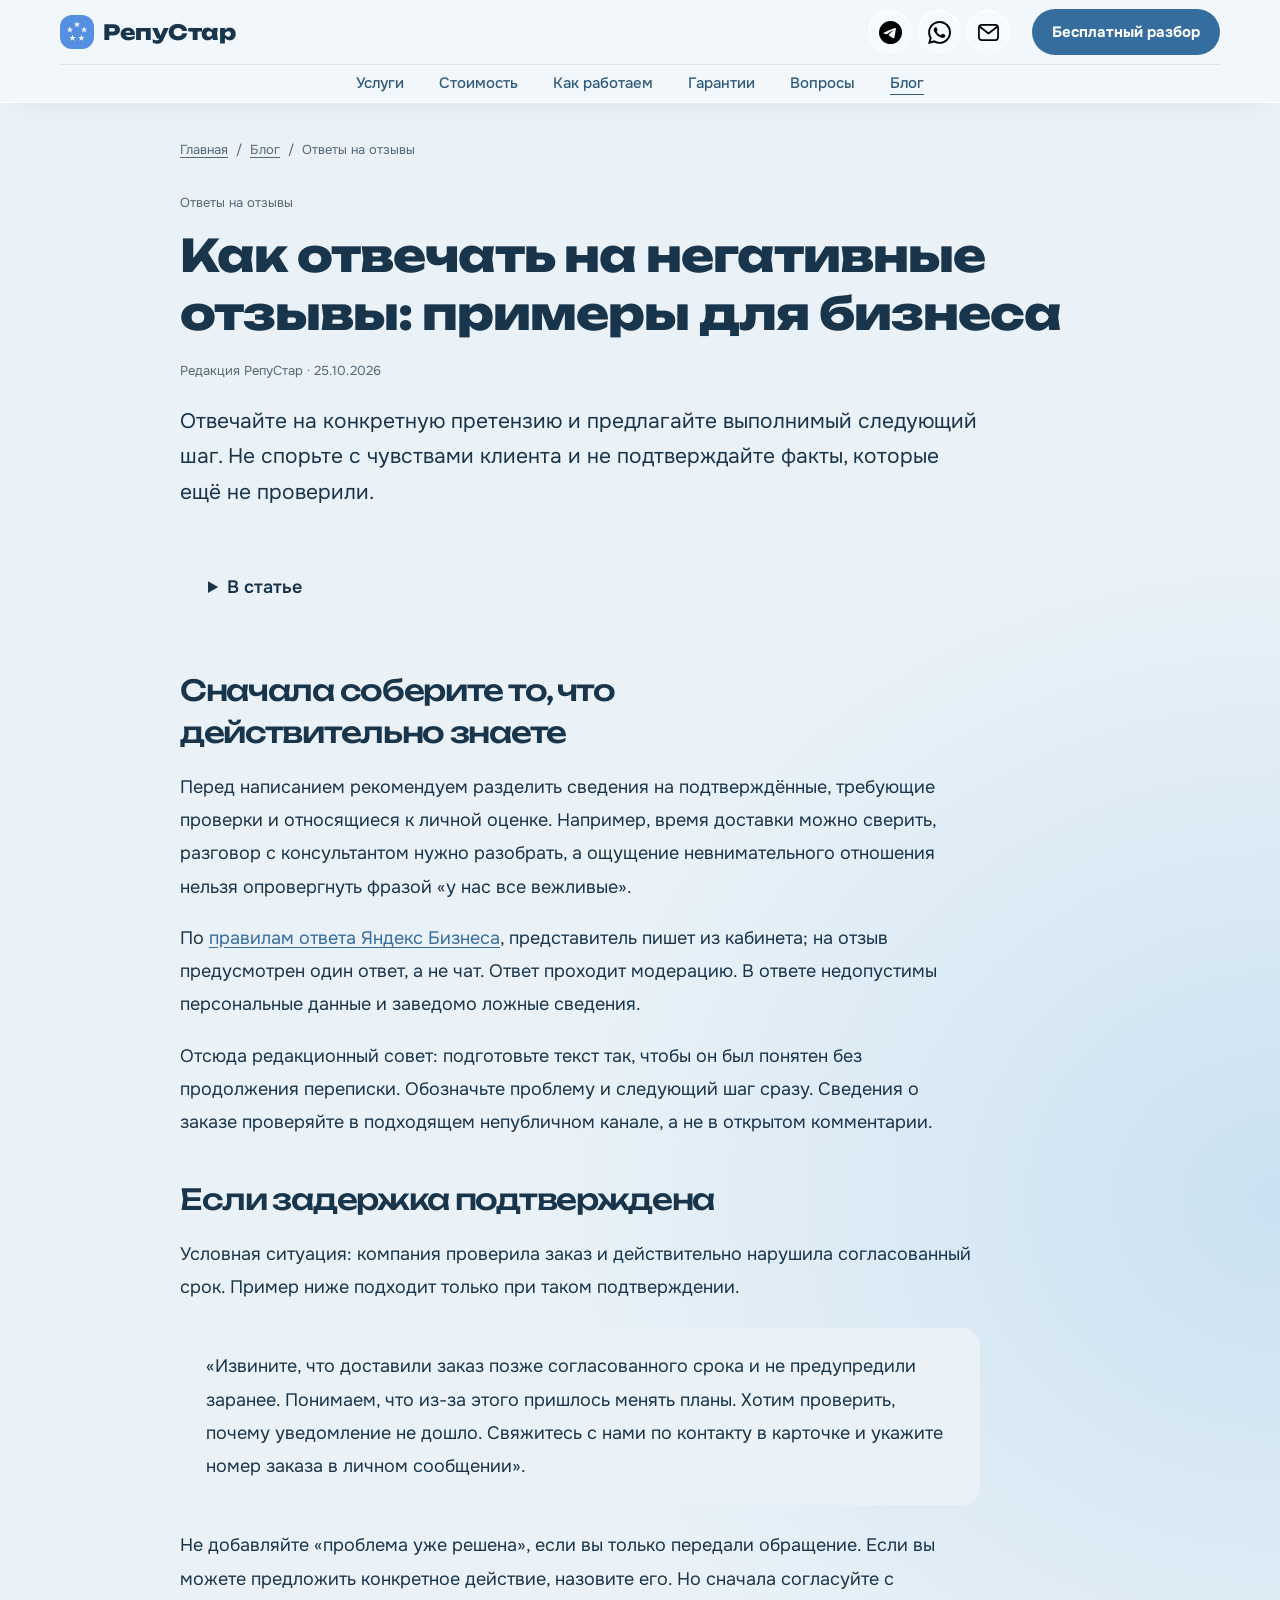
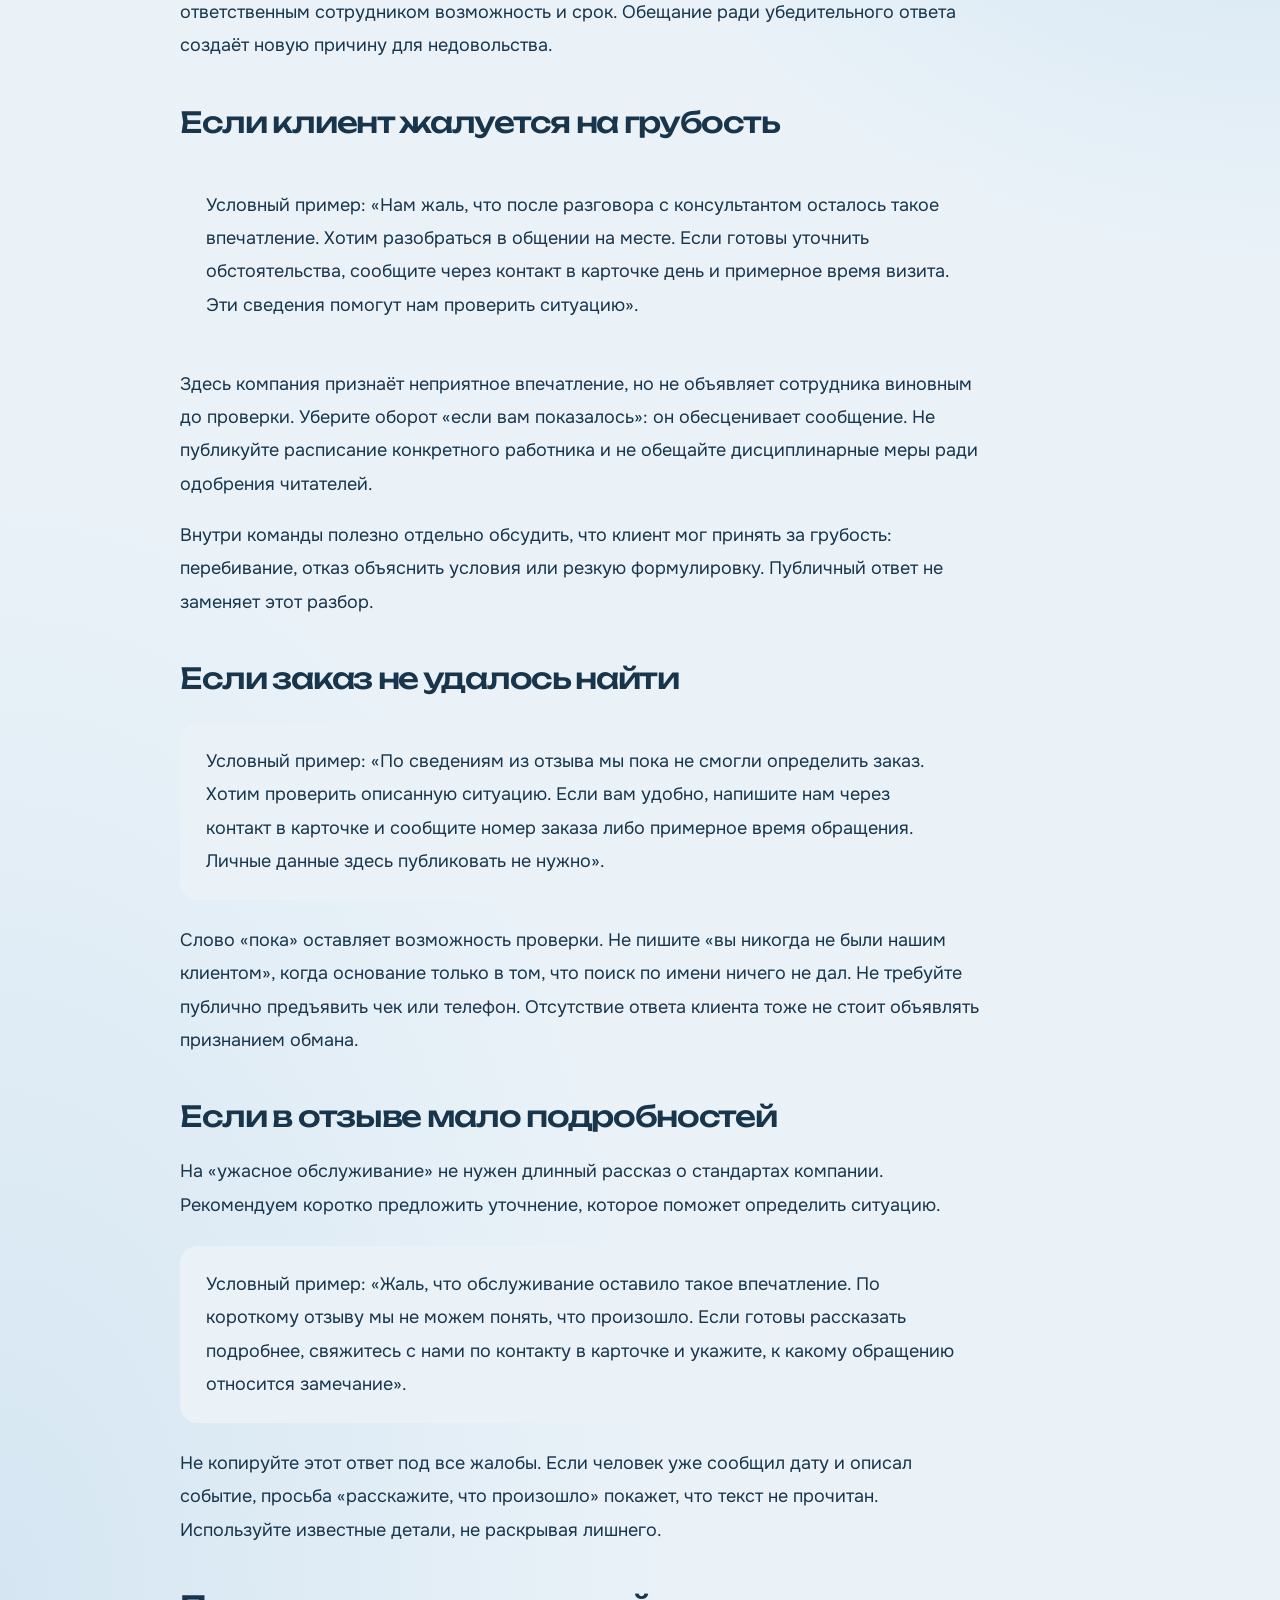
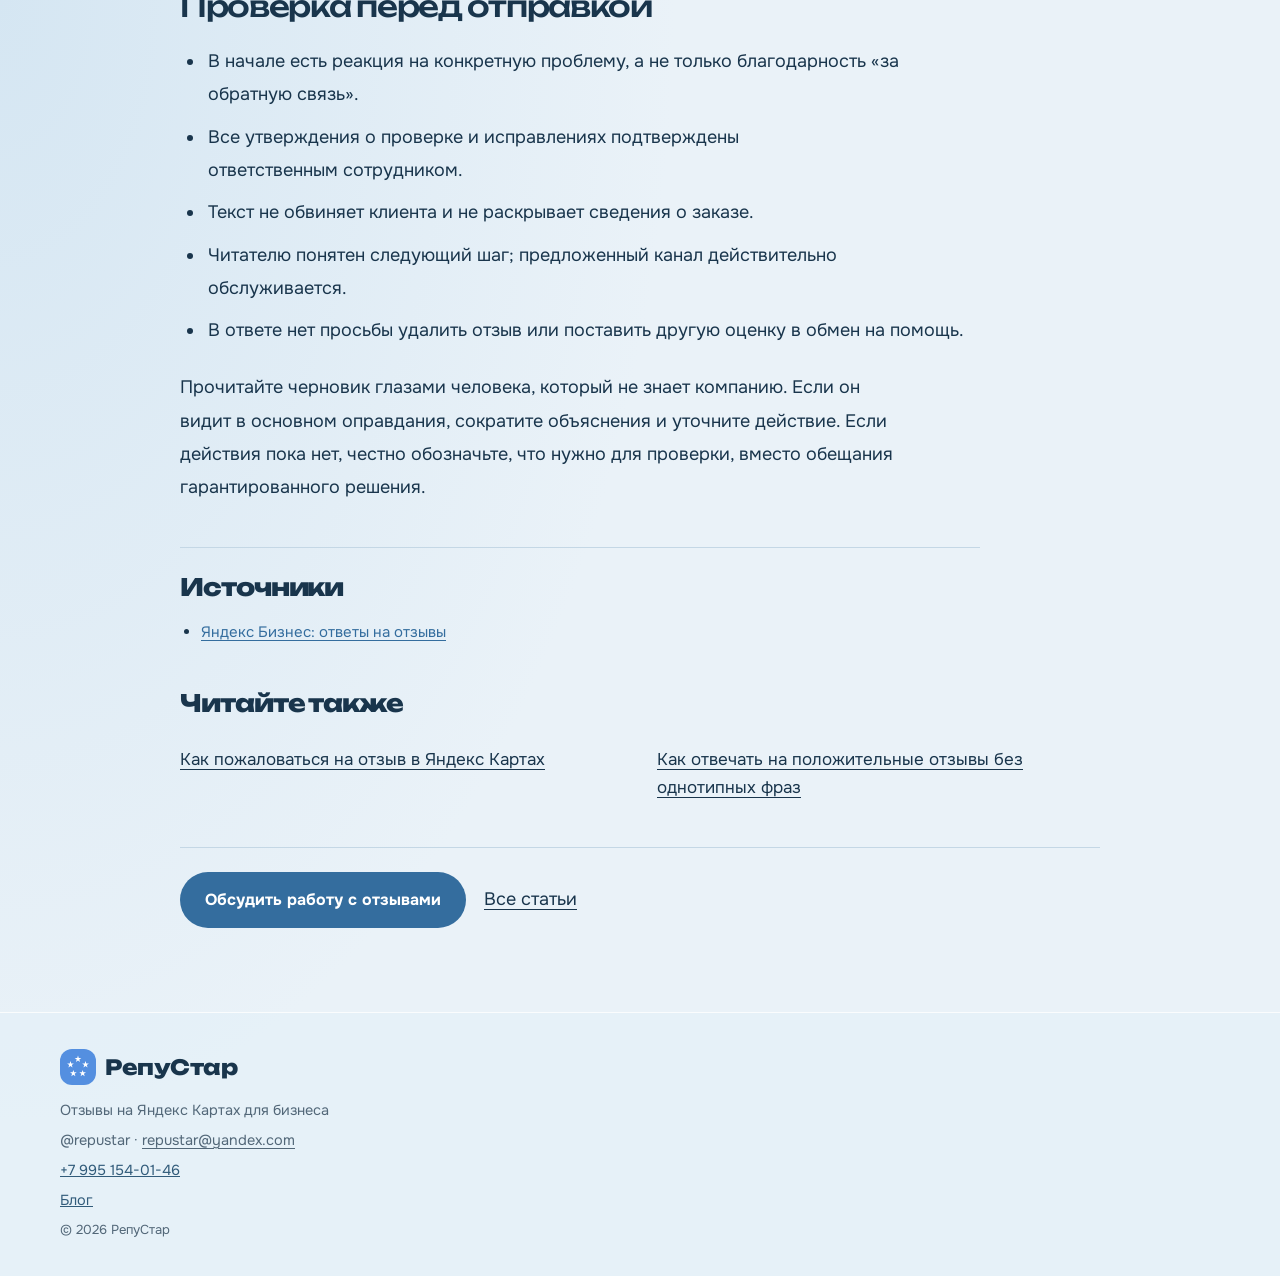
<file: blog/otvet-na-negativnyy-otzyv/index.html>
<!DOCTYPE html>
<html lang="ru" data-theme="pastel">
<head>
<meta charset="utf-8"/>
<meta content="width=device-width, initial-scale=1.0" name="viewport"/>
<title>Как отвечать на негативные отзывы: примеры для бизнеса — РепуСтар</title>
<meta content="Примеры ответов на жалобы о задержке, грубости и неизвестном заказе. Как признать неудобство, уточнить факты и не превратить публичный ответ в спор с клиентом." name="description"/>
<meta content="index,follow,max-image-preview:large" name="robots"/>
<meta content="#e1edf6" name="theme-color"/>
<meta content="article" property="og:type"/>
<meta content="ru_RU" property="og:locale"/>
<meta content="Как отвечать на негативные отзывы: примеры для бизнеса — РепуСтар" property="og:title"/>
<meta content="Примеры ответов на жалобы о задержке, грубости и неизвестном заказе. Как признать неудобство, уточнить факты и не превратить публичный ответ в спор с клиентом." property="og:description"/>
<meta content="summary" name="twitter:card"/>
<link href="/favicon.svg?v=3" rel="icon" type="image/svg+xml"/>
<link href="https://fonts.googleapis.com" rel="preconnect"/>
<link crossorigin="" href="https://fonts.gstatic.com" rel="preconnect"/>
<link href="https://fonts.googleapis.com/css2?family=Onest:wght@400;500;600;700;800&amp;family=Unbounded:wght@500;700;800&amp;display=swap" rel="stylesheet"/>
<link href="/pastel-theme.css?v=3" rel="stylesheet"/>
<link href="/tide.css?v=3" rel="stylesheet"/>
<link href="/interactions.css?v=3" rel="stylesheet"/>
<link href="/frost.css?v=3" rel="stylesheet"/>
<link href="/range.css?v=1" rel="stylesheet"/>
<link href="/email-copy.css?v=1" rel="stylesheet"/>
<link href="/cleanup.css?v=2" rel="stylesheet"/>
<link href="https://repustar.pro/blog/otvet-na-negativnyy-otzyv/" rel="canonical"/>
<link href="/blog.css?v=1" rel="stylesheet"/><meta content="https://repustar.pro/blog/otvet-na-negativnyy-otzyv/" property="og:url"/></head>
<body class="blog-page">
<header class="site-header">
<div class="wrap header-inner">
<a class="logo" href="/#top"><span aria-hidden="true" class="logo-mark"><svg viewbox="0 0 1024 1024" xmlns="http://www.w3.org/2000/svg"><rect fill="#548FE0" height="1024" width="1024"></rect><polygon fill="#FFFFFF" points="512.0000,187.0000 534.4514,256.0983 607.1057,256.0983 548.3271,298.8034 570.7785,367.9017 512.0000,325.1966 453.2215,367.9017 475.6729,298.8034 416.8943,256.0983 489.5486,256.0983"></polygon><polygon fill="#FFFFFF" points="725.9877,342.4712 748.4391,411.5695 821.0934,411.5695 762.3148,454.2746 784.7662,523.3729 725.9877,480.6678 667.2092,523.3729 689.6606,454.2746 630.8821,411.5695 703.5363,411.5695"></polygon><polygon fill="#FFFFFF" points="644.2517,594.0288 666.7031,663.1271 739.3573,663.1271 680.5788,705.8322 703.0302,774.9305 644.2517,732.2254 585.4732,774.9305 607.9246,705.8322 549.1460,663.1271 621.8003,663.1271"></polygon><polygon fill="#FFFFFF" points="379.7483,594.0288 402.1997,663.1271 474.8540,663.1271 416.0754,705.8322 438.5268,774.9305 379.7483,732.2254 320.9698,774.9305 343.4212,705.8322 284.6427,663.1271 357.2969,663.1271"></polygon><polygon fill="#FFFFFF" points="298.0123,342.4712 320.4637,411.5695 393.1179,411.5695 334.3394,454.2746 356.7908,523.3729 298.0123,480.6678 239.2338,523.3729 261.6852,454.2746 202.9066,411.5695 275.5609,411.5695"></polygon></svg></span>РепуСтар</a>
<nav aria-label="Быстрые контакты" class="quick-contacts">
<a aria-label="Написать в Telegram" class="contact-channel channel-tg" href="https://t.me/repustar" rel="noopener" target="_blank" title="Написать в Telegram"><img alt="" aria-hidden="true" height="24" src="/assets/contact-telegram.svg" width="24"/></a>
<a aria-label="Написать в WhatsApp" class="contact-channel channel-wa" href="https://wa.me/79951540146" rel="noopener" target="_blank" title="Написать в WhatsApp"><img alt="" aria-hidden="true" height="24" src="/assets/contact-whatsapp.svg" width="24"/></a>
<button aria-label="Скопировать почту: repustar@yandex.com" class="contact-channel channel-mail" data-copy-email="repustar@yandex.com" title="Скопировать почту" type="button"><img alt="" aria-hidden="true" height="24" src="/assets/contact-mail.svg" width="24"/></button></nav>
<nav class="nav" id="nav">
<a href="/#services">Услуги</a>
<a href="/#packages">Стоимость</a>
<a href="/#how">Как работаем</a>
<a href="/#guarantees">Гарантии</a>
<a href="/#faq">Вопросы</a>
<a aria-current="page" href="/blog/">Блог</a>
</nav>
<a class="btn btn-accent btn-header" href="/#contacts">Бесплатный разбор</a>
<button aria-expanded="false" aria-label="Меню" class="burger" id="burger">
<span></span><span></span><span></span>
</button>
</div>
</header>
<main id="top" class="blog-main"><article class="blog-article"><div class="wrap article-wrap"><nav class="breadcrumbs" aria-label="Хлебные крошки"><a href="/">Главная</a><span aria-hidden="true">/</span><a href="/blog/">Блог</a><span aria-hidden="true">/</span><span>Ответы на отзывы</span></nav><header class="article-header"><span class="blog-category">Ответы на отзывы</span><h1>Как отвечать на негативные отзывы: примеры для бизнеса</h1><p class="article-meta">Редакция РепуСтар · <time datetime="2026-10-25T01:56:55+03:00">25.10.2026</time></p><p class="article-lead">Отвечайте на конкретную претензию и предлагайте выполнимый следующий шаг. Не спорьте с чувствами клиента и не подтверждайте факты, которые ещё не проверили.</p></header><details class="article-toc"><summary>В статье</summary><ul><li><a href="#pered-otvetom">Сначала соберите то, что действительно знаете</a></li><li><a href="#zaderzhka">Если задержка подтверждена</a></li><li><a href="#grubost">Если клиент жалуется на грубость</a></li><li><a href="#zakaz-ne-naiden">Если заказ не удалось найти</a></li><li><a href="#tolko-emocii">Если в отзыве мало подробностей</a></li><li><a href="#redaktura">Проверка перед отправкой</a></li></ul></details><div class="article-body"><section id="pered-otvetom"><h2>Сначала соберите то, что действительно знаете</h2><p>Перед написанием рекомендуем разделить сведения на подтверждённые, требующие проверки и относящиеся к личной оценке. Например, время доставки можно сверить, разговор с консультантом нужно разобрать, а ощущение невнимательного отношения нельзя опровергнуть фразой «у нас все вежливые».</p><p>По <a href="https://yandex.ru/support/business-priority/ru/reviews/respond">правилам ответа Яндекс Бизнеса</a>, представитель пишет из кабинета; на отзыв предусмотрен один ответ, а не чат. Ответ проходит модерацию. В ответе недопустимы персональные данные и заведомо ложные сведения.</p><p>Отсюда редакционный совет: подготовьте текст так, чтобы он был понятен без продолжения переписки. Обозначьте проблему и следующий шаг сразу. Сведения о заказе проверяйте в подходящем непубличном канале, а не в открытом комментарии.</p></section><section id="zaderzhka"><h2>Если задержка подтверждена</h2><p>Условная ситуация: компания проверила заказ и действительно нарушила согласованный срок. Пример ниже подходит только при таком подтверждении.</p><blockquote>«Извините, что доставили заказ позже согласованного срока и не предупредили заранее. Понимаем, что из-за этого пришлось менять планы. Хотим проверить, почему уведомление не дошло. Свяжитесь с нами по контакту в карточке и укажите номер заказа в личном сообщении».</blockquote><p>Не добавляйте «проблема уже решена», если вы только передали обращение. Если вы можете предложить конкретное действие, назовите его. Но сначала согласуйте с ответственным сотрудником возможность и срок. Обещание ради убедительного ответа создаёт новую причину для недовольства.</p></section><section id="grubost"><h2>Если клиент жалуется на грубость</h2><blockquote>Условный пример: «Нам жаль, что после разговора с консультантом осталось такое впечатление. Хотим разобраться в общении на месте. Если готовы уточнить обстоятельства, сообщите через контакт в карточке день и примерное время визита. Эти сведения помогут нам проверить ситуацию».</blockquote><p>Здесь компания признаёт неприятное впечатление, но не объявляет сотрудника виновным до проверки. Уберите оборот «если вам показалось»: он обесценивает сообщение. Не публикуйте расписание конкретного работника и не обещайте дисциплинарные меры ради одобрения читателей.</p><p>Внутри команды полезно отдельно обсудить, что клиент мог принять за грубость: перебивание, отказ объяснить условия или резкую формулировку. Публичный ответ не заменяет этот разбор.</p></section><section id="zakaz-ne-naiden"><h2>Если заказ не удалось найти</h2><blockquote>Условный пример: «По сведениям из отзыва мы пока не смогли определить заказ. Хотим проверить описанную ситуацию. Если вам удобно, напишите нам через контакт в карточке и сообщите номер заказа либо примерное время обращения. Личные данные здесь публиковать не нужно».</blockquote><p>Слово «пока» оставляет возможность проверки. Не пишите «вы никогда не были нашим клиентом», когда основание только в том, что поиск по имени ничего не дал. Не требуйте публично предъявить чек или телефон. Отсутствие ответа клиента тоже не стоит объявлять признанием обмана.</p></section><section id="tolko-emocii"><h2>Если в отзыве мало подробностей</h2><p>На «ужасное обслуживание» не нужен длинный рассказ о стандартах компании. Рекомендуем коротко предложить уточнение, которое поможет определить ситуацию.</p><blockquote>Условный пример: «Жаль, что обслуживание оставило такое впечатление. По короткому отзыву мы не можем понять, что произошло. Если готовы рассказать подробнее, свяжитесь с нами по контакту в карточке и укажите, к какому обращению относится замечание».</blockquote><p>Не копируйте этот ответ под все жалобы. Если человек уже сообщил дату и описал событие, просьба «расскажите, что произошло» покажет, что текст не прочитан. Используйте известные детали, не раскрывая лишнего.</p></section><section id="redaktura"><h2>Проверка перед отправкой</h2><ul><li>В начале есть реакция на конкретную проблему, а не только благодарность «за обратную связь».</li><li>Все утверждения о проверке и исправлениях подтверждены ответственным сотрудником.</li><li>Текст не обвиняет клиента и не раскрывает сведения о заказе.</li><li>Читателю понятен следующий шаг; предложенный канал действительно обслуживается.</li><li>В ответе нет просьбы удалить отзыв или поставить другую оценку в обмен на помощь.</li></ul><p>Прочитайте черновик глазами человека, который не знает компанию. Если он видит в основном оправдания, сократите объяснения и уточните действие. Если действия пока нет, честно обозначьте, что нужно для проверки, вместо обещания гарантированного решения.</p></section></div><aside class="article-sources" aria-label="Источники"><h2>Источники</h2><ul><li><a href="https://yandex.ru/support/business-priority/ru/reviews/respond" rel="noopener">Яндекс Бизнес: ответы на отзывы</a></li></ul></aside><nav class="related-articles" aria-label="Статьи по теме"><h2>Читайте также</h2><ul><li><a href="/blog/kak-pozhalovatsya-na-otzyv/">Как пожаловаться на отзыв в Яндекс Картах</a></li><li><a href="/blog/otvet-na-polozhitelnyy-otzyv/">Как отвечать на положительные отзывы без однотипных фраз</a></li></ul></nav><div class="article-cta"><a class="btn btn-accent" href="/#contacts">Обсудить работу с отзывами</a><a class="back-blog" href="/blog/">Все статьи</a></div></div></article></main>
<footer class="site-footer">
<div class="wrap footer-inner">
<div class="logo logo-footer"><span aria-hidden="true" class="logo-mark"><svg viewbox="0 0 1024 1024" xmlns="http://www.w3.org/2000/svg"><rect fill="#548FE0" height="1024" width="1024"></rect><polygon fill="#FFFFFF" points="512.0000,187.0000 534.4514,256.0983 607.1057,256.0983 548.3271,298.8034 570.7785,367.9017 512.0000,325.1966 453.2215,367.9017 475.6729,298.8034 416.8943,256.0983 489.5486,256.0983"></polygon><polygon fill="#FFFFFF" points="725.9877,342.4712 748.4391,411.5695 821.0934,411.5695 762.3148,454.2746 784.7662,523.3729 725.9877,480.6678 667.2092,523.3729 689.6606,454.2746 630.8821,411.5695 703.5363,411.5695"></polygon><polygon fill="#FFFFFF" points="644.2517,594.0288 666.7031,663.1271 739.3573,663.1271 680.5788,705.8322 703.0302,774.9305 644.2517,732.2254 585.4732,774.9305 607.9246,705.8322 549.1460,663.1271 621.8003,663.1271"></polygon><polygon fill="#FFFFFF" points="379.7483,594.0288 402.1997,663.1271 474.8540,663.1271 416.0754,705.8322 438.5268,774.9305 379.7483,732.2254 320.9698,774.9305 343.4212,705.8322 284.6427,663.1271 357.2969,663.1271"></polygon><polygon fill="#FFFFFF" points="298.0123,342.4712 320.4637,411.5695 393.1179,411.5695 334.3394,454.2746 356.7908,523.3729 298.0123,480.6678 239.2338,523.3729 261.6852,454.2746 202.9066,411.5695 275.5609,411.5695"></polygon></svg></span>РепуСтар</div>
<p>Отзывы на Яндекс Картах для бизнеса</p>
<p>@repustar · <button class="email-copy-text" data-copy-email="repustar@yandex.com" title="Скопировать почту" type="button">repustar@yandex.com</button></p>
<p><a href="tel:+79951540146">+7 995 154-01-46</a></p>
<p><a href="/blog/">Блог</a></p>
<p class="footer-muted">© 2026 РепуСтар</p>
</div>
</footer>
<script src="/blog-nav.js?v=1"></script>
<script src="/email-copy.js?v=1"></script>
<script type="application/ld+json">{"@context": "https://schema.org", "@graph": [{"@type": "BlogPosting", "headline": "Как отвечать на негативные отзывы: примеры для бизнеса", "description": "Примеры ответов на жалобы о задержке, грубости и неизвестном заказе. Как признать неудобство, уточнить факты и не превратить публичный ответ в спор с клиентом.", "url": "https://repustar.pro/blog/otvet-na-negativnyy-otzyv/", "mainEntityOfPage": {"@type": "WebPage", "@id": "https://repustar.pro/blog/otvet-na-negativnyy-otzyv/"}, "datePublished": "2026-10-25T01:56:55+03:00", "dateModified": "2026-10-25T01:56:55+03:00", "inLanguage": "ru-RU", "author": {"@type": "Organization", "name": "РепуСтар", "url": "https://repustar.pro/"}, "publisher": {"@type": "Organization", "name": "РепуСтар", "url": "https://repustar.pro/"}}, {"@type": "BreadcrumbList", "itemListElement": [{"@type": "ListItem", "position": 1, "name": "Главная", "item": "https://repustar.pro/"}, {"@type": "ListItem", "position": 2, "name": "Блог", "item": "https://repustar.pro/blog/"}, {"@type": "ListItem", "position": 3, "name": "Как отвечать на негативные отзывы: примеры для бизнеса", "item": "https://repustar.pro/blog/otvet-na-negativnyy-otzyv/"}]}]}</script>
</body>
</html>
</file>
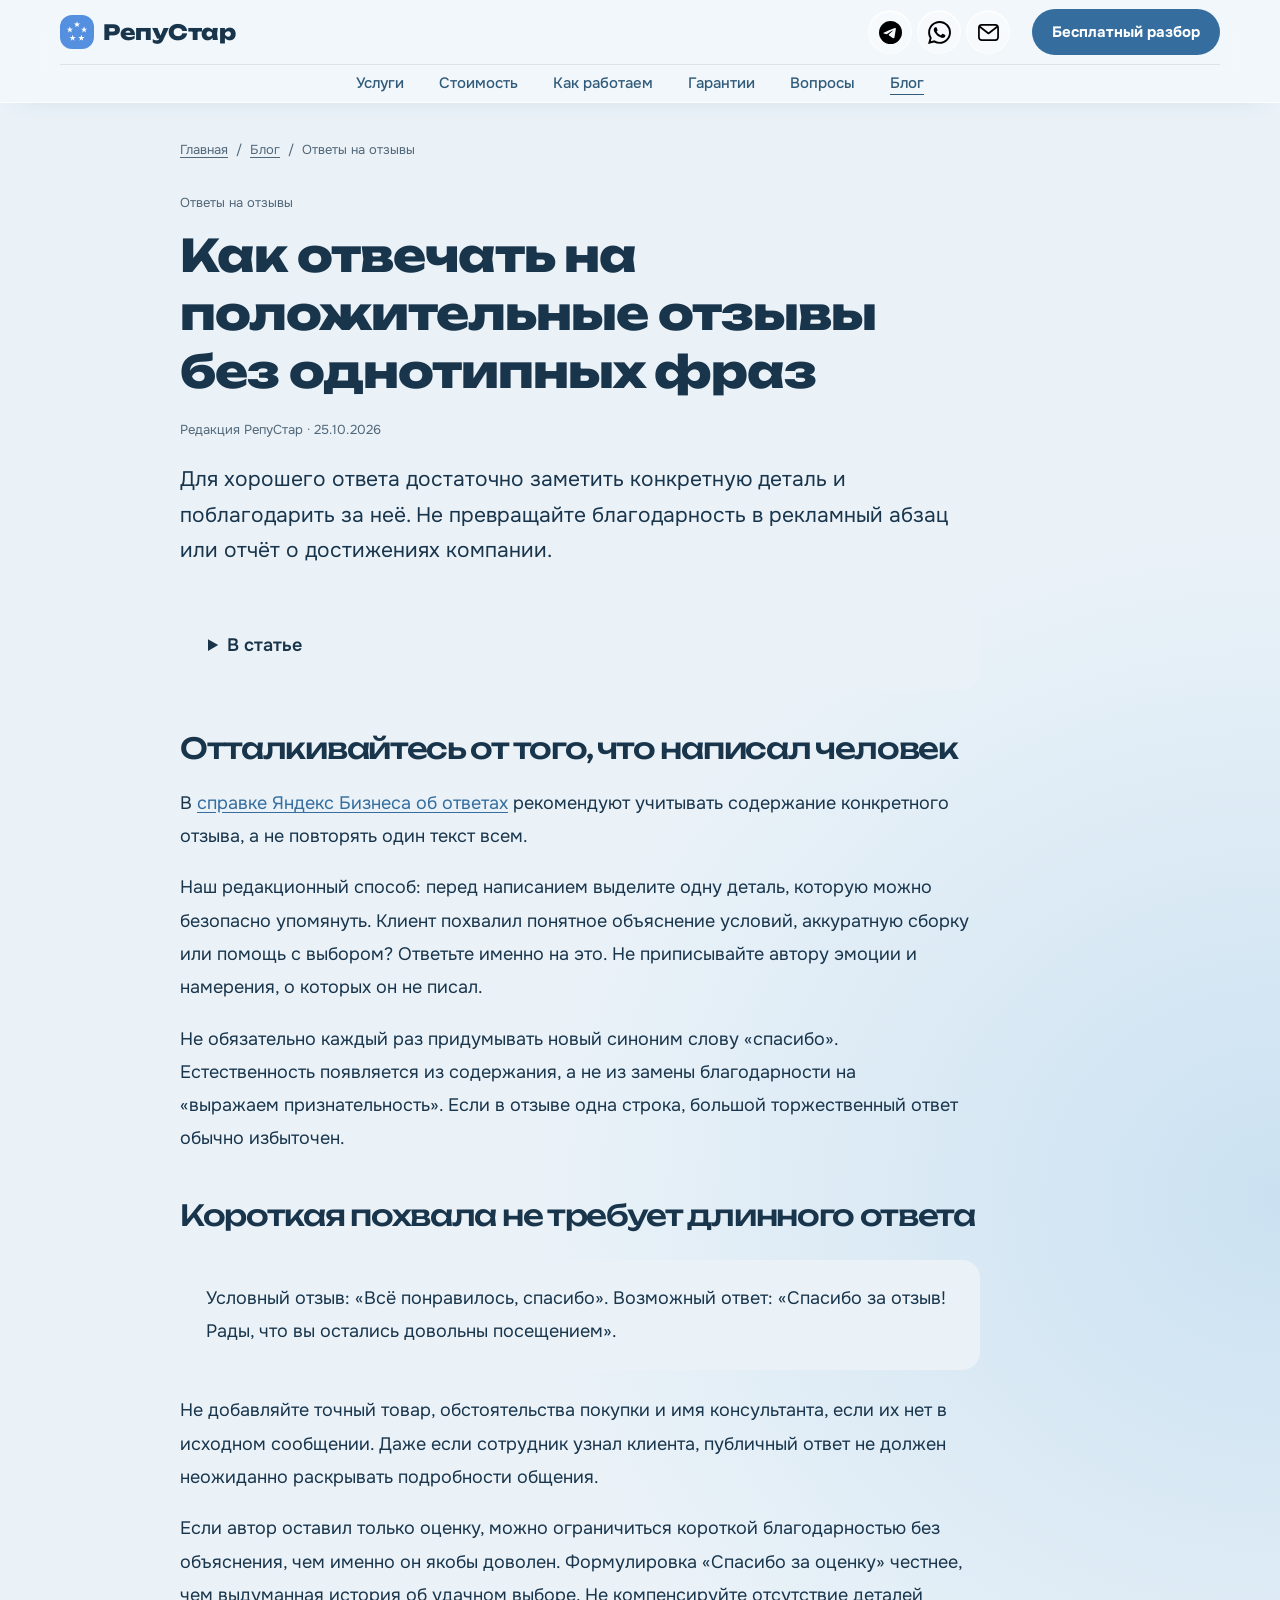
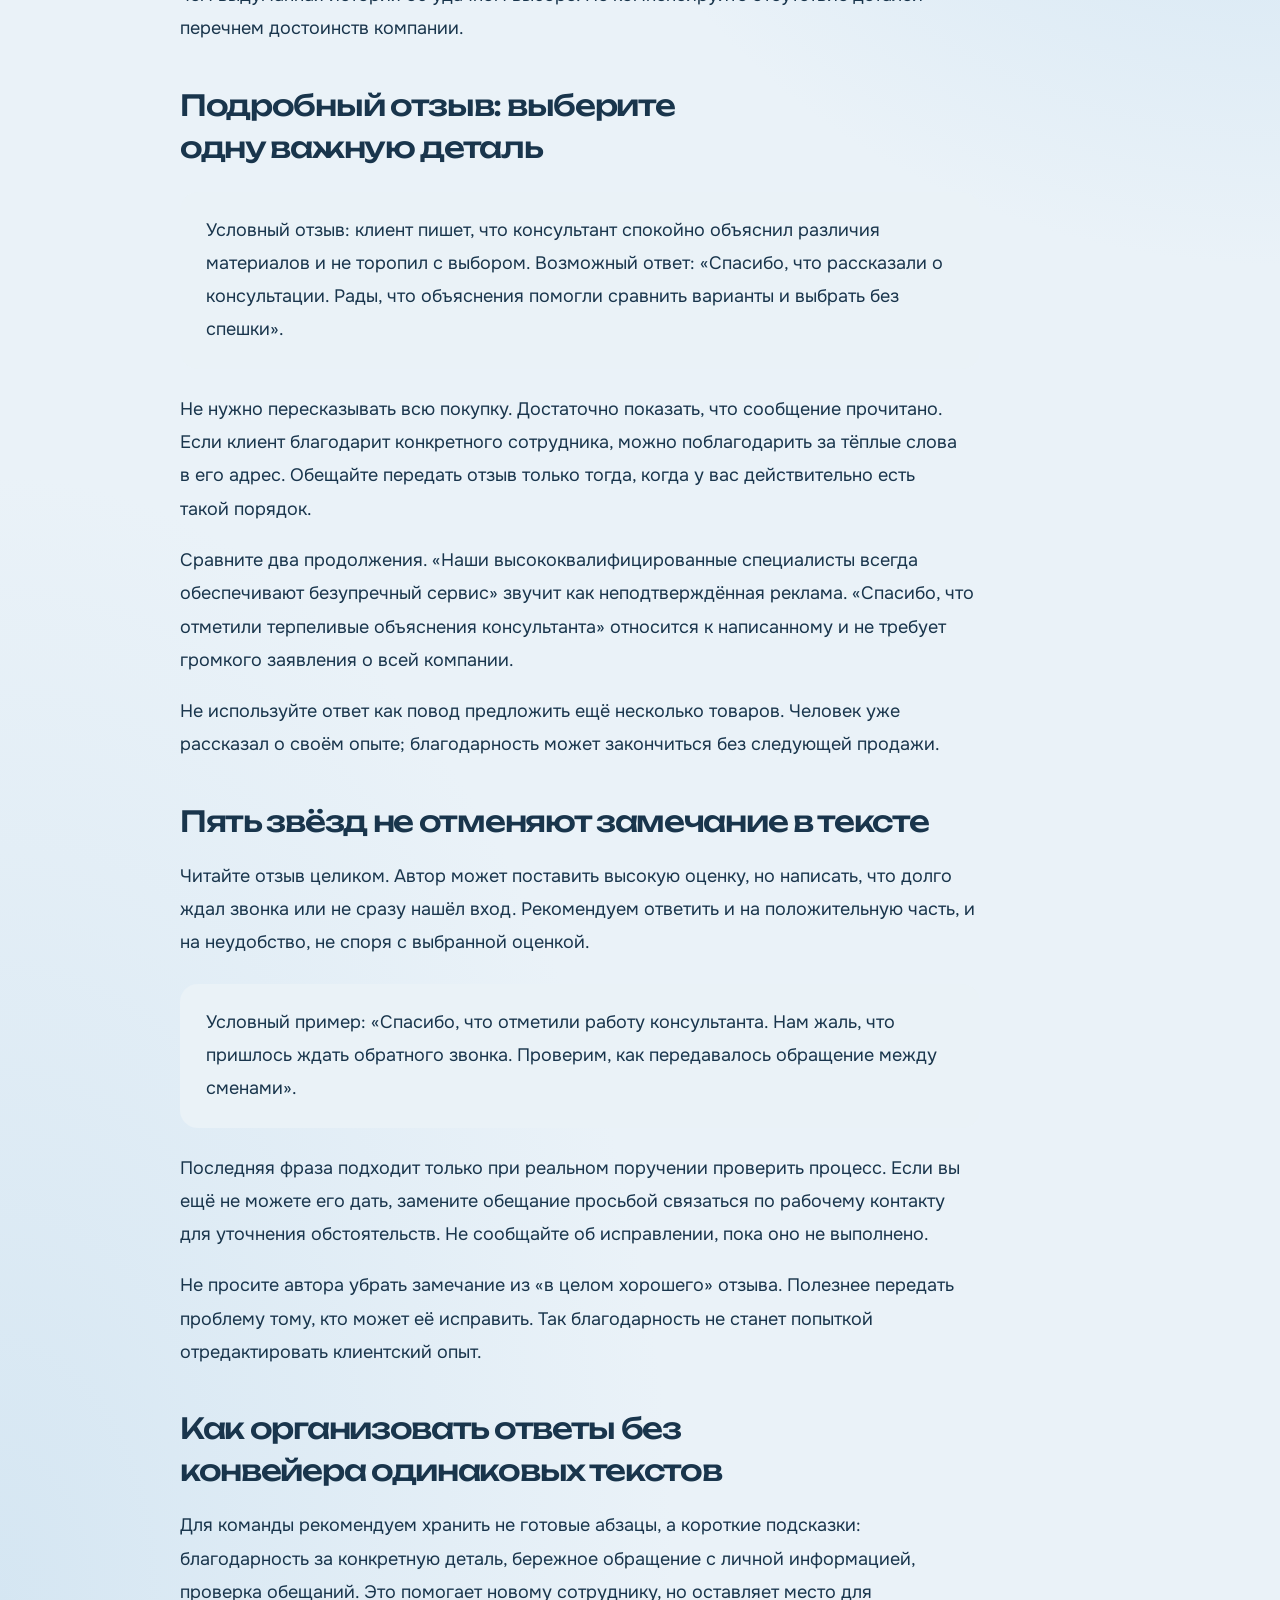
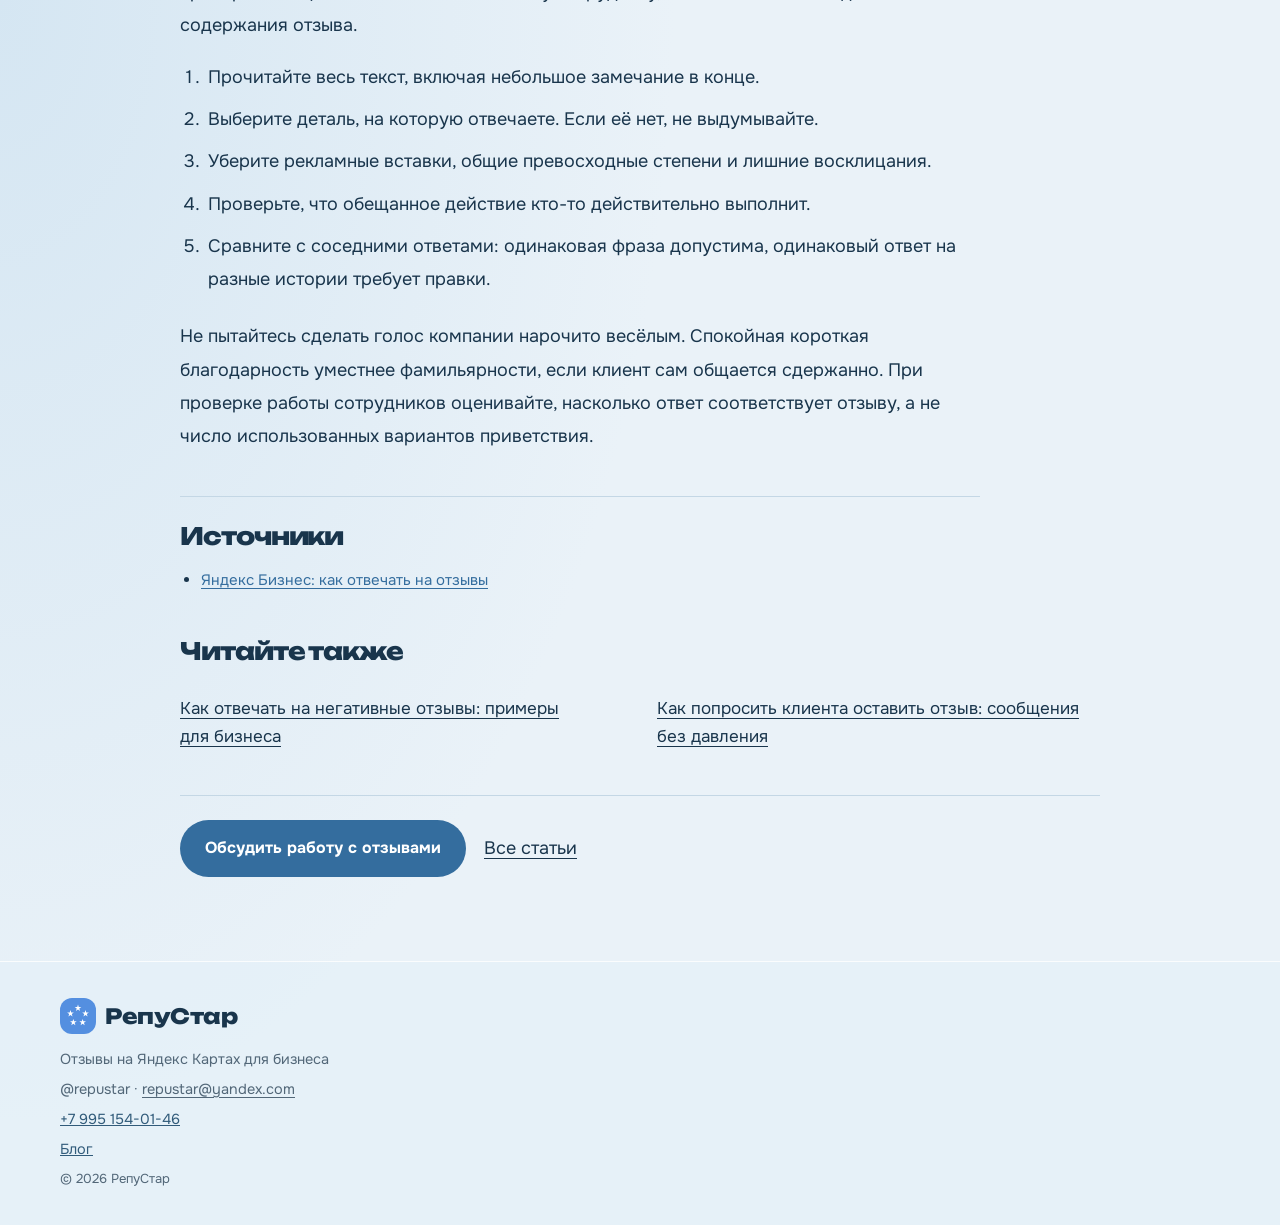
<file: blog/otvet-na-polozhitelnyy-otzyv/index.html>
<!DOCTYPE html>
<html lang="ru" data-theme="pastel">
<head>
<meta charset="utf-8"/>
<meta content="width=device-width, initial-scale=1.0" name="viewport"/>
<title>Как отвечать на положительные отзывы без однотипных фраз — РепуСтар</title>
<meta content="Как благодарить за положительные отзывы по существу: примеры для короткой оценки, подробной истории и похвалы сотруднику, без рекламы и одинаковых ответов." name="description"/>
<meta content="index,follow,max-image-preview:large" name="robots"/>
<meta content="#e1edf6" name="theme-color"/>
<meta content="article" property="og:type"/>
<meta content="ru_RU" property="og:locale"/>
<meta content="Как отвечать на положительные отзывы без однотипных фраз — РепуСтар" property="og:title"/>
<meta content="Как благодарить за положительные отзывы по существу: примеры для короткой оценки, подробной истории и похвалы сотруднику, без рекламы и одинаковых ответов." property="og:description"/>
<meta content="summary" name="twitter:card"/>
<link href="/favicon.svg?v=3" rel="icon" type="image/svg+xml"/>
<link href="https://fonts.googleapis.com" rel="preconnect"/>
<link crossorigin="" href="https://fonts.gstatic.com" rel="preconnect"/>
<link href="https://fonts.googleapis.com/css2?family=Onest:wght@400;500;600;700;800&amp;family=Unbounded:wght@500;700;800&amp;display=swap" rel="stylesheet"/>
<link href="/pastel-theme.css?v=3" rel="stylesheet"/>
<link href="/tide.css?v=3" rel="stylesheet"/>
<link href="/interactions.css?v=3" rel="stylesheet"/>
<link href="/frost.css?v=3" rel="stylesheet"/>
<link href="/range.css?v=1" rel="stylesheet"/>
<link href="/email-copy.css?v=1" rel="stylesheet"/>
<link href="/cleanup.css?v=2" rel="stylesheet"/>
<link href="https://repustar.pro/blog/otvet-na-polozhitelnyy-otzyv/" rel="canonical"/>
<link href="/blog.css?v=1" rel="stylesheet"/><meta content="https://repustar.pro/blog/otvet-na-polozhitelnyy-otzyv/" property="og:url"/></head>
<body class="blog-page">
<header class="site-header">
<div class="wrap header-inner">
<a class="logo" href="/#top"><span aria-hidden="true" class="logo-mark"><svg viewbox="0 0 1024 1024" xmlns="http://www.w3.org/2000/svg"><rect fill="#548FE0" height="1024" width="1024"></rect><polygon fill="#FFFFFF" points="512.0000,187.0000 534.4514,256.0983 607.1057,256.0983 548.3271,298.8034 570.7785,367.9017 512.0000,325.1966 453.2215,367.9017 475.6729,298.8034 416.8943,256.0983 489.5486,256.0983"></polygon><polygon fill="#FFFFFF" points="725.9877,342.4712 748.4391,411.5695 821.0934,411.5695 762.3148,454.2746 784.7662,523.3729 725.9877,480.6678 667.2092,523.3729 689.6606,454.2746 630.8821,411.5695 703.5363,411.5695"></polygon><polygon fill="#FFFFFF" points="644.2517,594.0288 666.7031,663.1271 739.3573,663.1271 680.5788,705.8322 703.0302,774.9305 644.2517,732.2254 585.4732,774.9305 607.9246,705.8322 549.1460,663.1271 621.8003,663.1271"></polygon><polygon fill="#FFFFFF" points="379.7483,594.0288 402.1997,663.1271 474.8540,663.1271 416.0754,705.8322 438.5268,774.9305 379.7483,732.2254 320.9698,774.9305 343.4212,705.8322 284.6427,663.1271 357.2969,663.1271"></polygon><polygon fill="#FFFFFF" points="298.0123,342.4712 320.4637,411.5695 393.1179,411.5695 334.3394,454.2746 356.7908,523.3729 298.0123,480.6678 239.2338,523.3729 261.6852,454.2746 202.9066,411.5695 275.5609,411.5695"></polygon></svg></span>РепуСтар</a>
<nav aria-label="Быстрые контакты" class="quick-contacts">
<a aria-label="Написать в Telegram" class="contact-channel channel-tg" href="https://t.me/repustar" rel="noopener" target="_blank" title="Написать в Telegram"><img alt="" aria-hidden="true" height="24" src="/assets/contact-telegram.svg" width="24"/></a>
<a aria-label="Написать в WhatsApp" class="contact-channel channel-wa" href="https://wa.me/79951540146" rel="noopener" target="_blank" title="Написать в WhatsApp"><img alt="" aria-hidden="true" height="24" src="/assets/contact-whatsapp.svg" width="24"/></a>
<button aria-label="Скопировать почту: repustar@yandex.com" class="contact-channel channel-mail" data-copy-email="repustar@yandex.com" title="Скопировать почту" type="button"><img alt="" aria-hidden="true" height="24" src="/assets/contact-mail.svg" width="24"/></button></nav>
<nav class="nav" id="nav">
<a href="/#services">Услуги</a>
<a href="/#packages">Стоимость</a>
<a href="/#how">Как работаем</a>
<a href="/#guarantees">Гарантии</a>
<a href="/#faq">Вопросы</a>
<a aria-current="page" href="/blog/">Блог</a>
</nav>
<a class="btn btn-accent btn-header" href="/#contacts">Бесплатный разбор</a>
<button aria-expanded="false" aria-label="Меню" class="burger" id="burger">
<span></span><span></span><span></span>
</button>
</div>
</header>
<main id="top" class="blog-main"><article class="blog-article"><div class="wrap article-wrap"><nav class="breadcrumbs" aria-label="Хлебные крошки"><a href="/">Главная</a><span aria-hidden="true">/</span><a href="/blog/">Блог</a><span aria-hidden="true">/</span><span>Ответы на отзывы</span></nav><header class="article-header"><span class="blog-category">Ответы на отзывы</span><h1>Как отвечать на положительные отзывы без однотипных фраз</h1><p class="article-meta">Редакция РепуСтар · <time datetime="2026-10-25T01:56:55+03:00">25.10.2026</time></p><p class="article-lead">Для хорошего ответа достаточно заметить конкретную деталь и поблагодарить за неё. Не превращайте благодарность в рекламный абзац или отчёт о достижениях компании.</p></header><details class="article-toc"><summary>В статье</summary><ul><li><a href="#detal-vmesto-shablona">Отталкивайтесь от того, что написал человек</a></li><li><a href="#korotkii-otzyv">Короткая похвала не требует длинного ответа</a></li><li><a href="#podrobnaya-istoriya">Подробный отзыв: выберите одну важную деталь</a></li><li><a href="#pohvala-s-zamechaniem">Пять звёзд не отменяют замечание в тексте</a></li><li><a href="#biblioteka-i-proverka">Как организовать ответы без конвейера одинаковых текстов</a></li></ul></details><div class="article-body"><section id="detal-vmesto-shablona"><h2>Отталкивайтесь от того, что написал человек</h2><p>В <a href="https://yandex.ru/support/business-priority/ru/reviews/respond">справке Яндекс Бизнеса об ответах</a> рекомендуют учитывать содержание конкретного отзыва, а не повторять один текст всем.</p><p>Наш редакционный способ: перед написанием выделите одну деталь, которую можно безопасно упомянуть. Клиент похвалил понятное объяснение условий, аккуратную сборку или помощь с выбором? Ответьте именно на это. Не приписывайте автору эмоции и намерения, о которых он не писал.</p><p>Не обязательно каждый раз придумывать новый синоним слову «спасибо». Естественность появляется из содержания, а не из замены благодарности на «выражаем признательность». Если в отзыве одна строка, большой торжественный ответ обычно избыточен.</p></section><section id="korotkii-otzyv"><h2>Короткая похвала не требует длинного ответа</h2><blockquote>Условный отзыв: «Всё понравилось, спасибо». Возможный ответ: «Спасибо за отзыв! Рады, что вы остались довольны посещением».</blockquote><p>Не добавляйте точный товар, обстоятельства покупки и имя консультанта, если их нет в исходном сообщении. Даже если сотрудник узнал клиента, публичный ответ не должен неожиданно раскрывать подробности общения.</p><p>Если автор оставил только оценку, можно ограничиться короткой благодарностью без объяснения, чем именно он якобы доволен. Формулировка «Спасибо за оценку» честнее, чем выдуманная история об удачном выборе. Не компенсируйте отсутствие деталей перечнем достоинств компании.</p></section><section id="podrobnaya-istoriya"><h2>Подробный отзыв: выберите одну важную деталь</h2><blockquote>Условный отзыв: клиент пишет, что консультант спокойно объяснил различия материалов и не торопил с выбором. Возможный ответ: «Спасибо, что рассказали о консультации. Рады, что объяснения помогли сравнить варианты и выбрать без спешки».</blockquote><p>Не нужно пересказывать всю покупку. Достаточно показать, что сообщение прочитано. Если клиент благодарит конкретного сотрудника, можно поблагодарить за тёплые слова в его адрес. Обещайте передать отзыв только тогда, когда у вас действительно есть такой порядок.</p><p>Сравните два продолжения. «Наши высококвалифицированные специалисты всегда обеспечивают безупречный сервис» звучит как неподтверждённая реклама. «Спасибо, что отметили терпеливые объяснения консультанта» относится к написанному и не требует громкого заявления о всей компании.</p><p>Не используйте ответ как повод предложить ещё несколько товаров. Человек уже рассказал о своём опыте; благодарность может закончиться без следующей продажи.</p></section><section id="pohvala-s-zamechaniem"><h2>Пять звёзд не отменяют замечание в тексте</h2><p>Читайте отзыв целиком. Автор может поставить высокую оценку, но написать, что долго ждал звонка или не сразу нашёл вход. Рекомендуем ответить и на положительную часть, и на неудобство, не споря с выбранной оценкой.</p><blockquote>Условный пример: «Спасибо, что отметили работу консультанта. Нам жаль, что пришлось ждать обратного звонка. Проверим, как передавалось обращение между сменами».</blockquote><p>Последняя фраза подходит только при реальном поручении проверить процесс. Если вы ещё не можете его дать, замените обещание просьбой связаться по рабочему контакту для уточнения обстоятельств. Не сообщайте об исправлении, пока оно не выполнено.</p><p>Не просите автора убрать замечание из «в целом хорошего» отзыва. Полезнее передать проблему тому, кто может её исправить. Так благодарность не станет попыткой отредактировать клиентский опыт.</p></section><section id="biblioteka-i-proverka"><h2>Как организовать ответы без конвейера одинаковых текстов</h2><p>Для команды рекомендуем хранить не готовые абзацы, а короткие подсказки: благодарность за конкретную деталь, бережное обращение с личной информацией, проверка обещаний. Это помогает новому сотруднику, но оставляет место для содержания отзыва.</p><ol><li>Прочитайте весь текст, включая небольшое замечание в конце.</li><li>Выберите деталь, на которую отвечаете. Если её нет, не выдумывайте.</li><li>Уберите рекламные вставки, общие превосходные степени и лишние восклицания.</li><li>Проверьте, что обещанное действие кто-то действительно выполнит.</li><li>Сравните с соседними ответами: одинаковая фраза допустима, одинаковый ответ на разные истории требует правки.</li></ol><p>Не пытайтесь сделать голос компании нарочито весёлым. Спокойная короткая благодарность уместнее фамильярности, если клиент сам общается сдержанно. При проверке работы сотрудников оценивайте, насколько ответ соответствует отзыву, а не число использованных вариантов приветствия.</p></section></div><aside class="article-sources" aria-label="Источники"><h2>Источники</h2><ul><li><a href="https://yandex.ru/support/business-priority/ru/reviews/respond" rel="noopener">Яндекс Бизнес: как отвечать на отзывы</a></li></ul></aside><nav class="related-articles" aria-label="Статьи по теме"><h2>Читайте также</h2><ul><li><a href="/blog/otvet-na-negativnyy-otzyv/">Как отвечать на негативные отзывы: примеры для бизнеса</a></li><li><a href="/blog/kak-poprosit-klienta-ob-otzyve/">Как попросить клиента оставить отзыв: сообщения без давления</a></li></ul></nav><div class="article-cta"><a class="btn btn-accent" href="/#contacts">Обсудить работу с отзывами</a><a class="back-blog" href="/blog/">Все статьи</a></div></div></article></main>
<footer class="site-footer">
<div class="wrap footer-inner">
<div class="logo logo-footer"><span aria-hidden="true" class="logo-mark"><svg viewbox="0 0 1024 1024" xmlns="http://www.w3.org/2000/svg"><rect fill="#548FE0" height="1024" width="1024"></rect><polygon fill="#FFFFFF" points="512.0000,187.0000 534.4514,256.0983 607.1057,256.0983 548.3271,298.8034 570.7785,367.9017 512.0000,325.1966 453.2215,367.9017 475.6729,298.8034 416.8943,256.0983 489.5486,256.0983"></polygon><polygon fill="#FFFFFF" points="725.9877,342.4712 748.4391,411.5695 821.0934,411.5695 762.3148,454.2746 784.7662,523.3729 725.9877,480.6678 667.2092,523.3729 689.6606,454.2746 630.8821,411.5695 703.5363,411.5695"></polygon><polygon fill="#FFFFFF" points="644.2517,594.0288 666.7031,663.1271 739.3573,663.1271 680.5788,705.8322 703.0302,774.9305 644.2517,732.2254 585.4732,774.9305 607.9246,705.8322 549.1460,663.1271 621.8003,663.1271"></polygon><polygon fill="#FFFFFF" points="379.7483,594.0288 402.1997,663.1271 474.8540,663.1271 416.0754,705.8322 438.5268,774.9305 379.7483,732.2254 320.9698,774.9305 343.4212,705.8322 284.6427,663.1271 357.2969,663.1271"></polygon><polygon fill="#FFFFFF" points="298.0123,342.4712 320.4637,411.5695 393.1179,411.5695 334.3394,454.2746 356.7908,523.3729 298.0123,480.6678 239.2338,523.3729 261.6852,454.2746 202.9066,411.5695 275.5609,411.5695"></polygon></svg></span>РепуСтар</div>
<p>Отзывы на Яндекс Картах для бизнеса</p>
<p>@repustar · <button class="email-copy-text" data-copy-email="repustar@yandex.com" title="Скопировать почту" type="button">repustar@yandex.com</button></p>
<p><a href="tel:+79951540146">+7 995 154-01-46</a></p>
<p><a href="/blog/">Блог</a></p>
<p class="footer-muted">© 2026 РепуСтар</p>
</div>
</footer>
<script src="/blog-nav.js?v=1"></script>
<script src="/email-copy.js?v=1"></script>
<script type="application/ld+json">{"@context": "https://schema.org", "@graph": [{"@type": "BlogPosting", "headline": "Как отвечать на положительные отзывы без однотипных фраз", "description": "Как благодарить за положительные отзывы по существу: примеры для короткой оценки, подробной истории и похвалы сотруднику, без рекламы и одинаковых ответов.", "url": "https://repustar.pro/blog/otvet-na-polozhitelnyy-otzyv/", "mainEntityOfPage": {"@type": "WebPage", "@id": "https://repustar.pro/blog/otvet-na-polozhitelnyy-otzyv/"}, "datePublished": "2026-10-25T01:56:55+03:00", "dateModified": "2026-10-25T01:56:55+03:00", "inLanguage": "ru-RU", "author": {"@type": "Organization", "name": "РепуСтар", "url": "https://repustar.pro/"}, "publisher": {"@type": "Organization", "name": "РепуСтар", "url": "https://repustar.pro/"}}, {"@type": "BreadcrumbList", "itemListElement": [{"@type": "ListItem", "position": 1, "name": "Главная", "item": "https://repustar.pro/"}, {"@type": "ListItem", "position": 2, "name": "Блог", "item": "https://repustar.pro/blog/"}, {"@type": "ListItem", "position": 3, "name": "Как отвечать на положительные отзывы без однотипных фраз", "item": "https://repustar.pro/blog/otvet-na-polozhitelnyy-otzyv/"}]}]}</script>
</body>
</html>
</file>
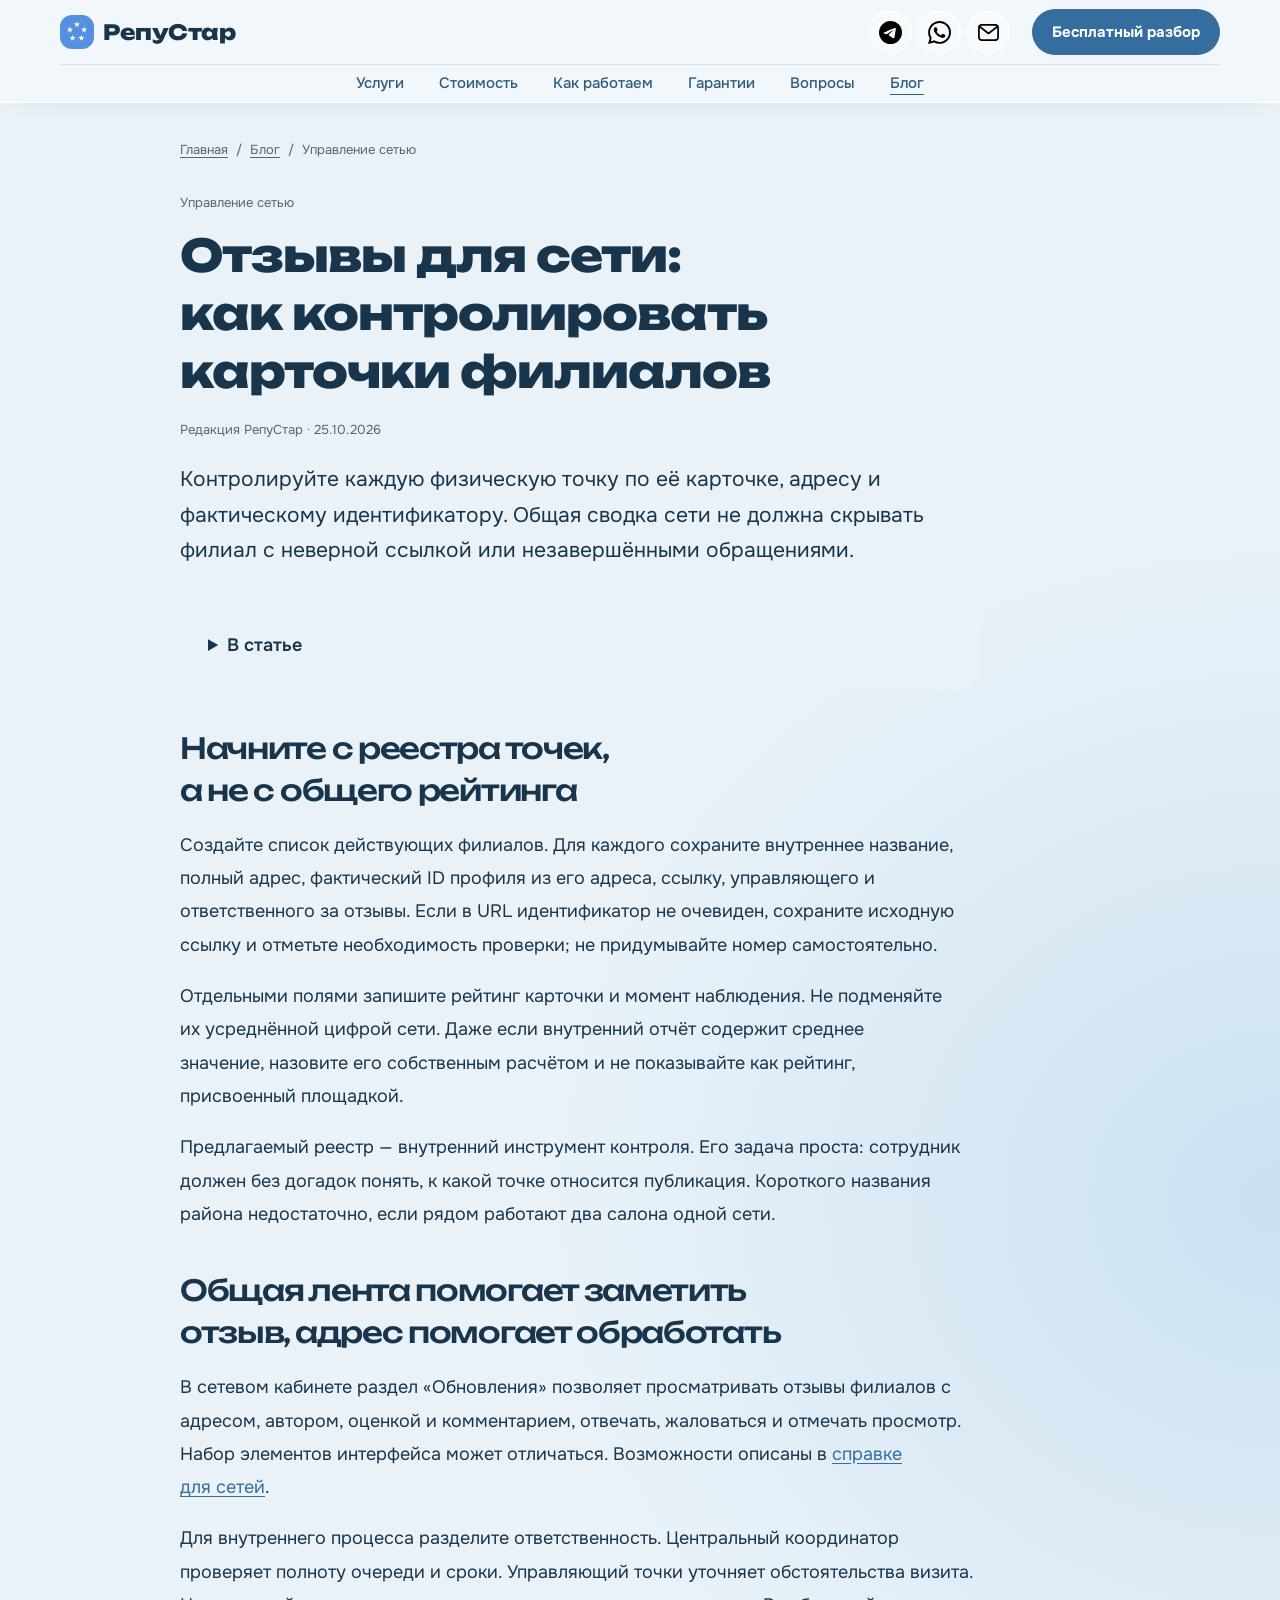
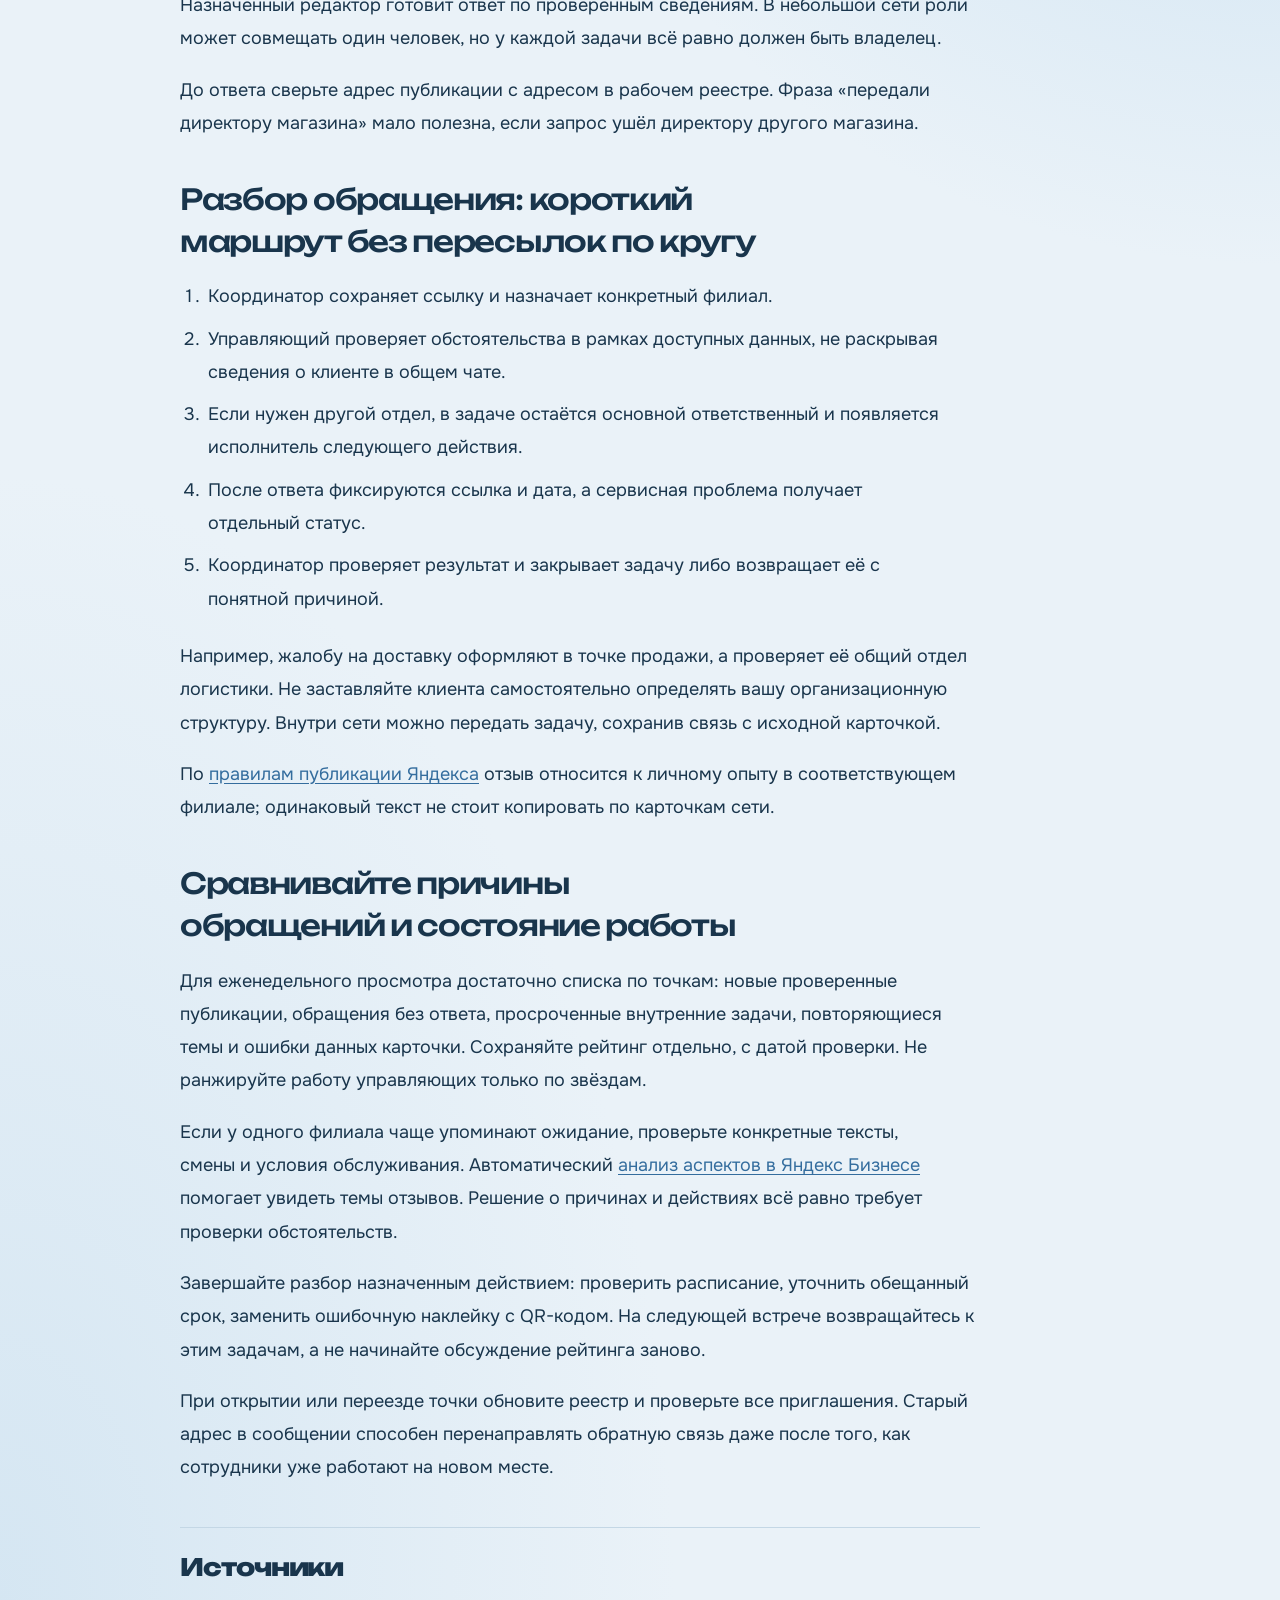
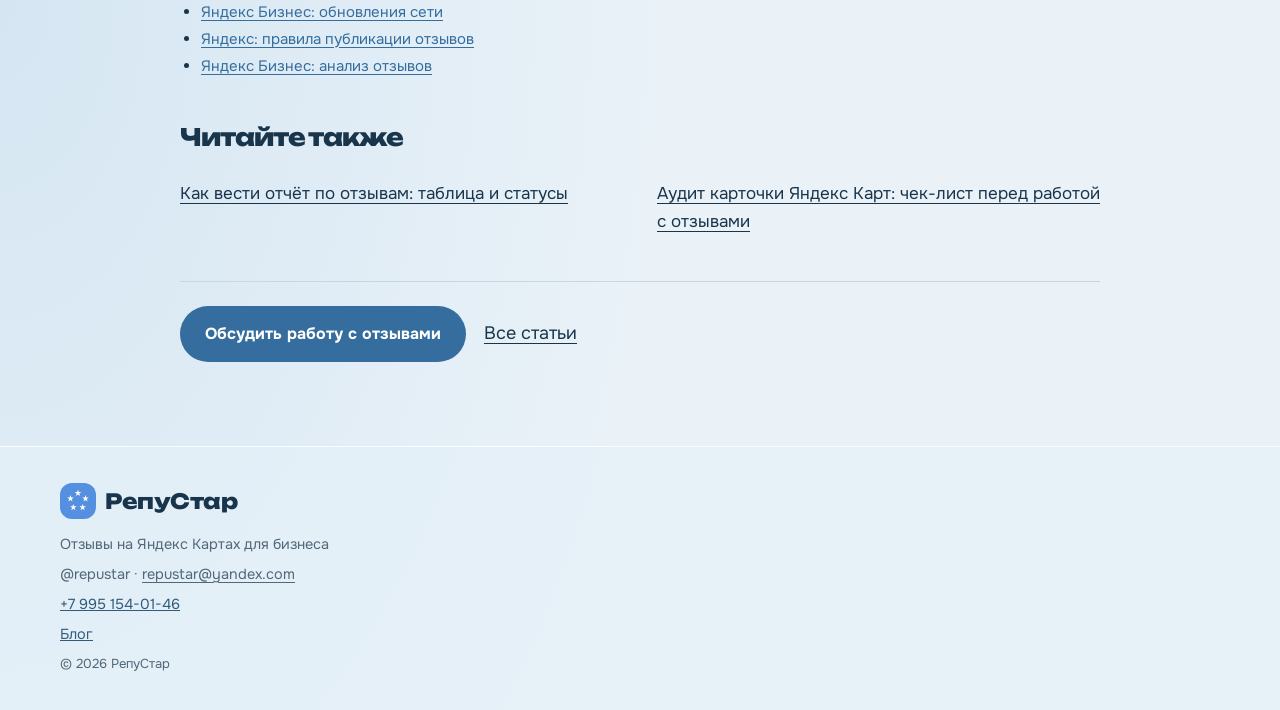
<file: blog/otzyvy-dlya-seti-filialov/index.html>
<!DOCTYPE html>
<html lang="ru" data-theme="pastel">
<head>
<meta charset="utf-8"/>
<meta content="width=device-width, initial-scale=1.0" name="viewport"/>
<title>Отзывы для сети: как контролировать карточки филиалов — РепуСтар</title>
<meta content="Как организовать работу с отзывами по филиалам: реестр карточек, локальные ответственные, проверка ссылок, отдельные показатели точек и разбор повторяющихся жалоб." name="description"/>
<meta content="index,follow,max-image-preview:large" name="robots"/>
<meta content="#e1edf6" name="theme-color"/>
<meta content="article" property="og:type"/>
<meta content="ru_RU" property="og:locale"/>
<meta content="Отзывы для сети: как контролировать карточки филиалов — РепуСтар" property="og:title"/>
<meta content="Как организовать работу с отзывами по филиалам: реестр карточек, локальные ответственные, проверка ссылок, отдельные показатели точек и разбор повторяющихся жалоб." property="og:description"/>
<meta content="summary" name="twitter:card"/>
<link href="/favicon.svg?v=3" rel="icon" type="image/svg+xml"/>
<link href="https://fonts.googleapis.com" rel="preconnect"/>
<link crossorigin="" href="https://fonts.gstatic.com" rel="preconnect"/>
<link href="https://fonts.googleapis.com/css2?family=Onest:wght@400;500;600;700;800&amp;family=Unbounded:wght@500;700;800&amp;display=swap" rel="stylesheet"/>
<link href="/pastel-theme.css?v=3" rel="stylesheet"/>
<link href="/tide.css?v=3" rel="stylesheet"/>
<link href="/interactions.css?v=3" rel="stylesheet"/>
<link href="/frost.css?v=3" rel="stylesheet"/>
<link href="/range.css?v=1" rel="stylesheet"/>
<link href="/email-copy.css?v=1" rel="stylesheet"/>
<link href="/cleanup.css?v=2" rel="stylesheet"/>
<link href="https://repustar.pro/blog/otzyvy-dlya-seti-filialov/" rel="canonical"/>
<link href="/blog.css?v=1" rel="stylesheet"/><meta content="https://repustar.pro/blog/otzyvy-dlya-seti-filialov/" property="og:url"/></head>
<body class="blog-page">
<header class="site-header">
<div class="wrap header-inner">
<a class="logo" href="/#top"><span aria-hidden="true" class="logo-mark"><svg viewbox="0 0 1024 1024" xmlns="http://www.w3.org/2000/svg"><rect fill="#548FE0" height="1024" width="1024"></rect><polygon fill="#FFFFFF" points="512.0000,187.0000 534.4514,256.0983 607.1057,256.0983 548.3271,298.8034 570.7785,367.9017 512.0000,325.1966 453.2215,367.9017 475.6729,298.8034 416.8943,256.0983 489.5486,256.0983"></polygon><polygon fill="#FFFFFF" points="725.9877,342.4712 748.4391,411.5695 821.0934,411.5695 762.3148,454.2746 784.7662,523.3729 725.9877,480.6678 667.2092,523.3729 689.6606,454.2746 630.8821,411.5695 703.5363,411.5695"></polygon><polygon fill="#FFFFFF" points="644.2517,594.0288 666.7031,663.1271 739.3573,663.1271 680.5788,705.8322 703.0302,774.9305 644.2517,732.2254 585.4732,774.9305 607.9246,705.8322 549.1460,663.1271 621.8003,663.1271"></polygon><polygon fill="#FFFFFF" points="379.7483,594.0288 402.1997,663.1271 474.8540,663.1271 416.0754,705.8322 438.5268,774.9305 379.7483,732.2254 320.9698,774.9305 343.4212,705.8322 284.6427,663.1271 357.2969,663.1271"></polygon><polygon fill="#FFFFFF" points="298.0123,342.4712 320.4637,411.5695 393.1179,411.5695 334.3394,454.2746 356.7908,523.3729 298.0123,480.6678 239.2338,523.3729 261.6852,454.2746 202.9066,411.5695 275.5609,411.5695"></polygon></svg></span>РепуСтар</a>
<nav aria-label="Быстрые контакты" class="quick-contacts">
<a aria-label="Написать в Telegram" class="contact-channel channel-tg" href="https://t.me/repustar" rel="noopener" target="_blank" title="Написать в Telegram"><img alt="" aria-hidden="true" height="24" src="/assets/contact-telegram.svg" width="24"/></a>
<a aria-label="Написать в WhatsApp" class="contact-channel channel-wa" href="https://wa.me/79951540146" rel="noopener" target="_blank" title="Написать в WhatsApp"><img alt="" aria-hidden="true" height="24" src="/assets/contact-whatsapp.svg" width="24"/></a>
<button aria-label="Скопировать почту: repustar@yandex.com" class="contact-channel channel-mail" data-copy-email="repustar@yandex.com" title="Скопировать почту" type="button"><img alt="" aria-hidden="true" height="24" src="/assets/contact-mail.svg" width="24"/></button></nav>
<nav class="nav" id="nav">
<a href="/#services">Услуги</a>
<a href="/#packages">Стоимость</a>
<a href="/#how">Как работаем</a>
<a href="/#guarantees">Гарантии</a>
<a href="/#faq">Вопросы</a>
<a aria-current="page" href="/blog/">Блог</a>
</nav>
<a class="btn btn-accent btn-header" href="/#contacts">Бесплатный разбор</a>
<button aria-expanded="false" aria-label="Меню" class="burger" id="burger">
<span></span><span></span><span></span>
</button>
</div>
</header>
<main id="top" class="blog-main"><article class="blog-article"><div class="wrap article-wrap"><nav class="breadcrumbs" aria-label="Хлебные крошки"><a href="/">Главная</a><span aria-hidden="true">/</span><a href="/blog/">Блог</a><span aria-hidden="true">/</span><span>Управление сетью</span></nav><header class="article-header"><span class="blog-category">Управление сетью</span><h1>Отзывы для сети: как контролировать карточки филиалов</h1><p class="article-meta">Редакция РепуСтар · <time datetime="2026-10-25T01:56:55+03:00">25.10.2026</time></p><p class="article-lead">Контролируйте каждую физическую точку по её карточке, адресу и фактическому идентификатору. Общая сводка сети не должна скрывать филиал с неверной ссылкой или незавершёнными обращениями.</p></header><details class="article-toc"><summary>В статье</summary><ul><li><a href="#branch-register">Начните с реестра точек, а не с общего рейтинга</a></li><li><a href="#central-view">Общая лента помогает заметить отзыв, адрес помогает обработать</a></li><li><a href="#routing">Разбор обращения: короткий маршрут без пересылок по кругу</a></li><li><a href="#weekly-network">Сравнивайте причины обращений и состояние работы</a></li></ul></details><div class="article-body"><section id="branch-register"><h2>Начните с реестра точек, а не с общего рейтинга</h2><p>Создайте список действующих филиалов. Для каждого сохраните внутреннее название, полный адрес, фактический ID профиля из его адреса, ссылку, управляющего и ответственного за отзывы. Если в URL идентификатор не очевиден, сохраните исходную ссылку и отметьте необходимость проверки; не придумывайте номер самостоятельно.</p><p>Отдельными полями запишите рейтинг карточки и момент наблюдения. Не подменяйте их усреднённой цифрой сети. Даже если внутренний отчёт содержит среднее значение, назовите его собственным расчётом и не показывайте как рейтинг, присвоенный площадкой.</p><p>Предлагаемый реестр — внутренний инструмент контроля. Его задача проста: сотрудник должен без догадок понять, к какой точке относится публикация. Короткого названия района недостаточно, если рядом работают два салона одной сети.</p></section><section id="central-view"><h2>Общая лента помогает заметить отзыв, адрес помогает обработать</h2><p>В сетевом кабинете раздел «Обновления» позволяет просматривать отзывы филиалов с адресом, автором, оценкой и комментарием, отвечать, жаловаться и отмечать просмотр. Набор элементов интерфейса может отличаться. Возможности описаны в <a href="https://yandex.ru/support/business-priority/ru/branches/updates">справке для сетей</a>.</p><p>Для внутреннего процесса разделите ответственность. Центральный координатор проверяет полноту очереди и сроки. Управляющий точки уточняет обстоятельства визита. Назначенный редактор готовит ответ по проверенным сведениям. В небольшой сети роли может совмещать один человек, но у каждой задачи всё равно должен быть владелец.</p><p>До ответа сверьте адрес публикации с адресом в рабочем реестре. Фраза «передали директору магазина» мало полезна, если запрос ушёл директору другого магазина.</p></section><section id="routing"><h2>Разбор обращения: короткий маршрут без пересылок по кругу</h2><ol><li>Координатор сохраняет ссылку и назначает конкретный филиал.</li><li>Управляющий проверяет обстоятельства в рамках доступных данных, не раскрывая сведения о клиенте в общем чате.</li><li>Если нужен другой отдел, в задаче остаётся основной ответственный и появляется исполнитель следующего действия.</li><li>После ответа фиксируются ссылка и дата, а сервисная проблема получает отдельный статус.</li><li>Координатор проверяет результат и закрывает задачу либо возвращает её с понятной причиной.</li></ol><p>Например, жалобу на доставку оформляют в точке продажи, а проверяет её общий отдел логистики. Не заставляйте клиента самостоятельно определять вашу организационную структуру. Внутри сети можно передать задачу, сохранив связь с исходной карточкой.</p><p>По <a href="https://yandex.ru/support/reviews/ru/rules">правилам публикации Яндекса</a> отзыв относится к личному опыту в соответствующем филиале; одинаковый текст не стоит копировать по карточкам сети.</p></section><section id="weekly-network"><h2>Сравнивайте причины обращений и состояние работы</h2><p>Для еженедельного просмотра достаточно списка по точкам: новые проверенные публикации, обращения без ответа, просроченные внутренние задачи, повторяющиеся темы и ошибки данных карточки. Сохраняйте рейтинг отдельно, с датой проверки. Не ранжируйте работу управляющих только по звёздам.</p><p>Если у одного филиала чаще упоминают ожидание, проверьте конкретные тексты, смены и условия обслуживания. Автоматический <a href="https://yandex.ru/support/business-priority/ru/reviews/analysis">анализ аспектов в Яндекс Бизнесе</a> помогает увидеть темы отзывов. Решение о причинах и действиях всё равно требует проверки обстоятельств.</p><p>Завершайте разбор назначенным действием: проверить расписание, уточнить обещанный срок, заменить ошибочную наклейку с QR-кодом. На следующей встрече возвращайтесь к этим задачам, а не начинайте обсуждение рейтинга заново.</p><p>При открытии или переезде точки обновите реестр и проверьте все приглашения. Старый адрес в сообщении способен перенаправлять обратную связь даже после того, как сотрудники уже работают на новом месте.</p></section></div><aside class="article-sources" aria-label="Источники"><h2>Источники</h2><ul><li><a href="https://yandex.ru/support/business-priority/ru/branches/updates" rel="noopener">Яндекс Бизнес: обновления сети</a></li><li><a href="https://yandex.ru/support/reviews/ru/rules" rel="noopener">Яндекс: правила публикации отзывов</a></li><li><a href="https://yandex.ru/support/business-priority/ru/reviews/analysis" rel="noopener">Яндекс Бизнес: анализ отзывов</a></li></ul></aside><nav class="related-articles" aria-label="Статьи по теме"><h2>Читайте также</h2><ul><li><a href="/blog/otchet-po-otzyvam/">Как вести отчёт по отзывам: таблица и статусы</a></li><li><a href="/blog/audit-kartochki-yandex-kart/">Аудит карточки Яндекс Карт: чек-лист перед работой с отзывами</a></li></ul></nav><div class="article-cta"><a class="btn btn-accent" href="/#contacts">Обсудить работу с отзывами</a><a class="back-blog" href="/blog/">Все статьи</a></div></div></article></main>
<footer class="site-footer">
<div class="wrap footer-inner">
<div class="logo logo-footer"><span aria-hidden="true" class="logo-mark"><svg viewbox="0 0 1024 1024" xmlns="http://www.w3.org/2000/svg"><rect fill="#548FE0" height="1024" width="1024"></rect><polygon fill="#FFFFFF" points="512.0000,187.0000 534.4514,256.0983 607.1057,256.0983 548.3271,298.8034 570.7785,367.9017 512.0000,325.1966 453.2215,367.9017 475.6729,298.8034 416.8943,256.0983 489.5486,256.0983"></polygon><polygon fill="#FFFFFF" points="725.9877,342.4712 748.4391,411.5695 821.0934,411.5695 762.3148,454.2746 784.7662,523.3729 725.9877,480.6678 667.2092,523.3729 689.6606,454.2746 630.8821,411.5695 703.5363,411.5695"></polygon><polygon fill="#FFFFFF" points="644.2517,594.0288 666.7031,663.1271 739.3573,663.1271 680.5788,705.8322 703.0302,774.9305 644.2517,732.2254 585.4732,774.9305 607.9246,705.8322 549.1460,663.1271 621.8003,663.1271"></polygon><polygon fill="#FFFFFF" points="379.7483,594.0288 402.1997,663.1271 474.8540,663.1271 416.0754,705.8322 438.5268,774.9305 379.7483,732.2254 320.9698,774.9305 343.4212,705.8322 284.6427,663.1271 357.2969,663.1271"></polygon><polygon fill="#FFFFFF" points="298.0123,342.4712 320.4637,411.5695 393.1179,411.5695 334.3394,454.2746 356.7908,523.3729 298.0123,480.6678 239.2338,523.3729 261.6852,454.2746 202.9066,411.5695 275.5609,411.5695"></polygon></svg></span>РепуСтар</div>
<p>Отзывы на Яндекс Картах для бизнеса</p>
<p>@repustar · <button class="email-copy-text" data-copy-email="repustar@yandex.com" title="Скопировать почту" type="button">repustar@yandex.com</button></p>
<p><a href="tel:+79951540146">+7 995 154-01-46</a></p>
<p><a href="/blog/">Блог</a></p>
<p class="footer-muted">© 2026 РепуСтар</p>
</div>
</footer>
<script src="/blog-nav.js?v=1"></script>
<script src="/email-copy.js?v=1"></script>
<script type="application/ld+json">{"@context": "https://schema.org", "@graph": [{"@type": "BlogPosting", "headline": "Отзывы для сети: как контролировать карточки филиалов", "description": "Как организовать работу с отзывами по филиалам: реестр карточек, локальные ответственные, проверка ссылок, отдельные показатели точек и разбор повторяющихся жалоб.", "url": "https://repustar.pro/blog/otzyvy-dlya-seti-filialov/", "mainEntityOfPage": {"@type": "WebPage", "@id": "https://repustar.pro/blog/otzyvy-dlya-seti-filialov/"}, "datePublished": "2026-10-25T01:56:55+03:00", "dateModified": "2026-10-25T01:56:55+03:00", "inLanguage": "ru-RU", "author": {"@type": "Organization", "name": "РепуСтар", "url": "https://repustar.pro/"}, "publisher": {"@type": "Organization", "name": "РепуСтар", "url": "https://repustar.pro/"}}, {"@type": "BreadcrumbList", "itemListElement": [{"@type": "ListItem", "position": 1, "name": "Главная", "item": "https://repustar.pro/"}, {"@type": "ListItem", "position": 2, "name": "Блог", "item": "https://repustar.pro/blog/"}, {"@type": "ListItem", "position": 3, "name": "Отзывы для сети: как контролировать карточки филиалов", "item": "https://repustar.pro/blog/otzyvy-dlya-seti-filialov/"}]}]}</script>
</body>
</html>
</file>
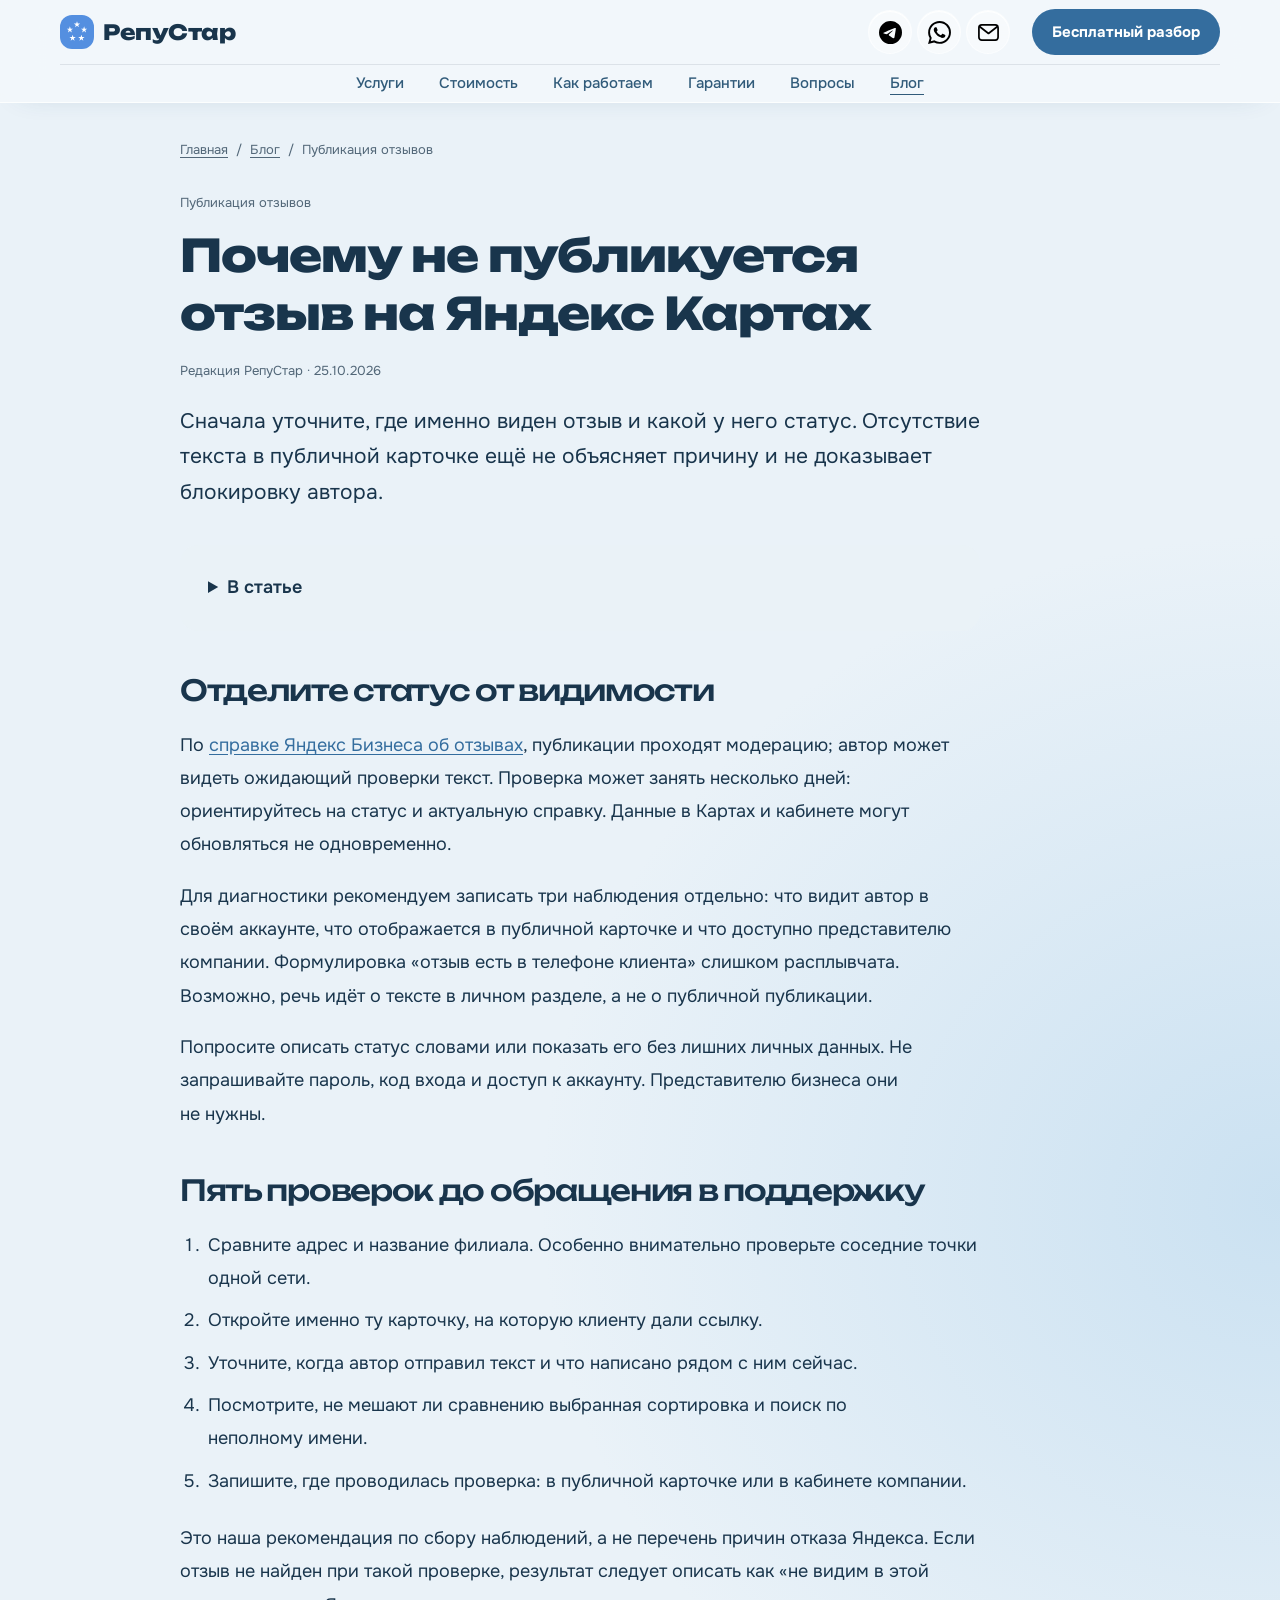
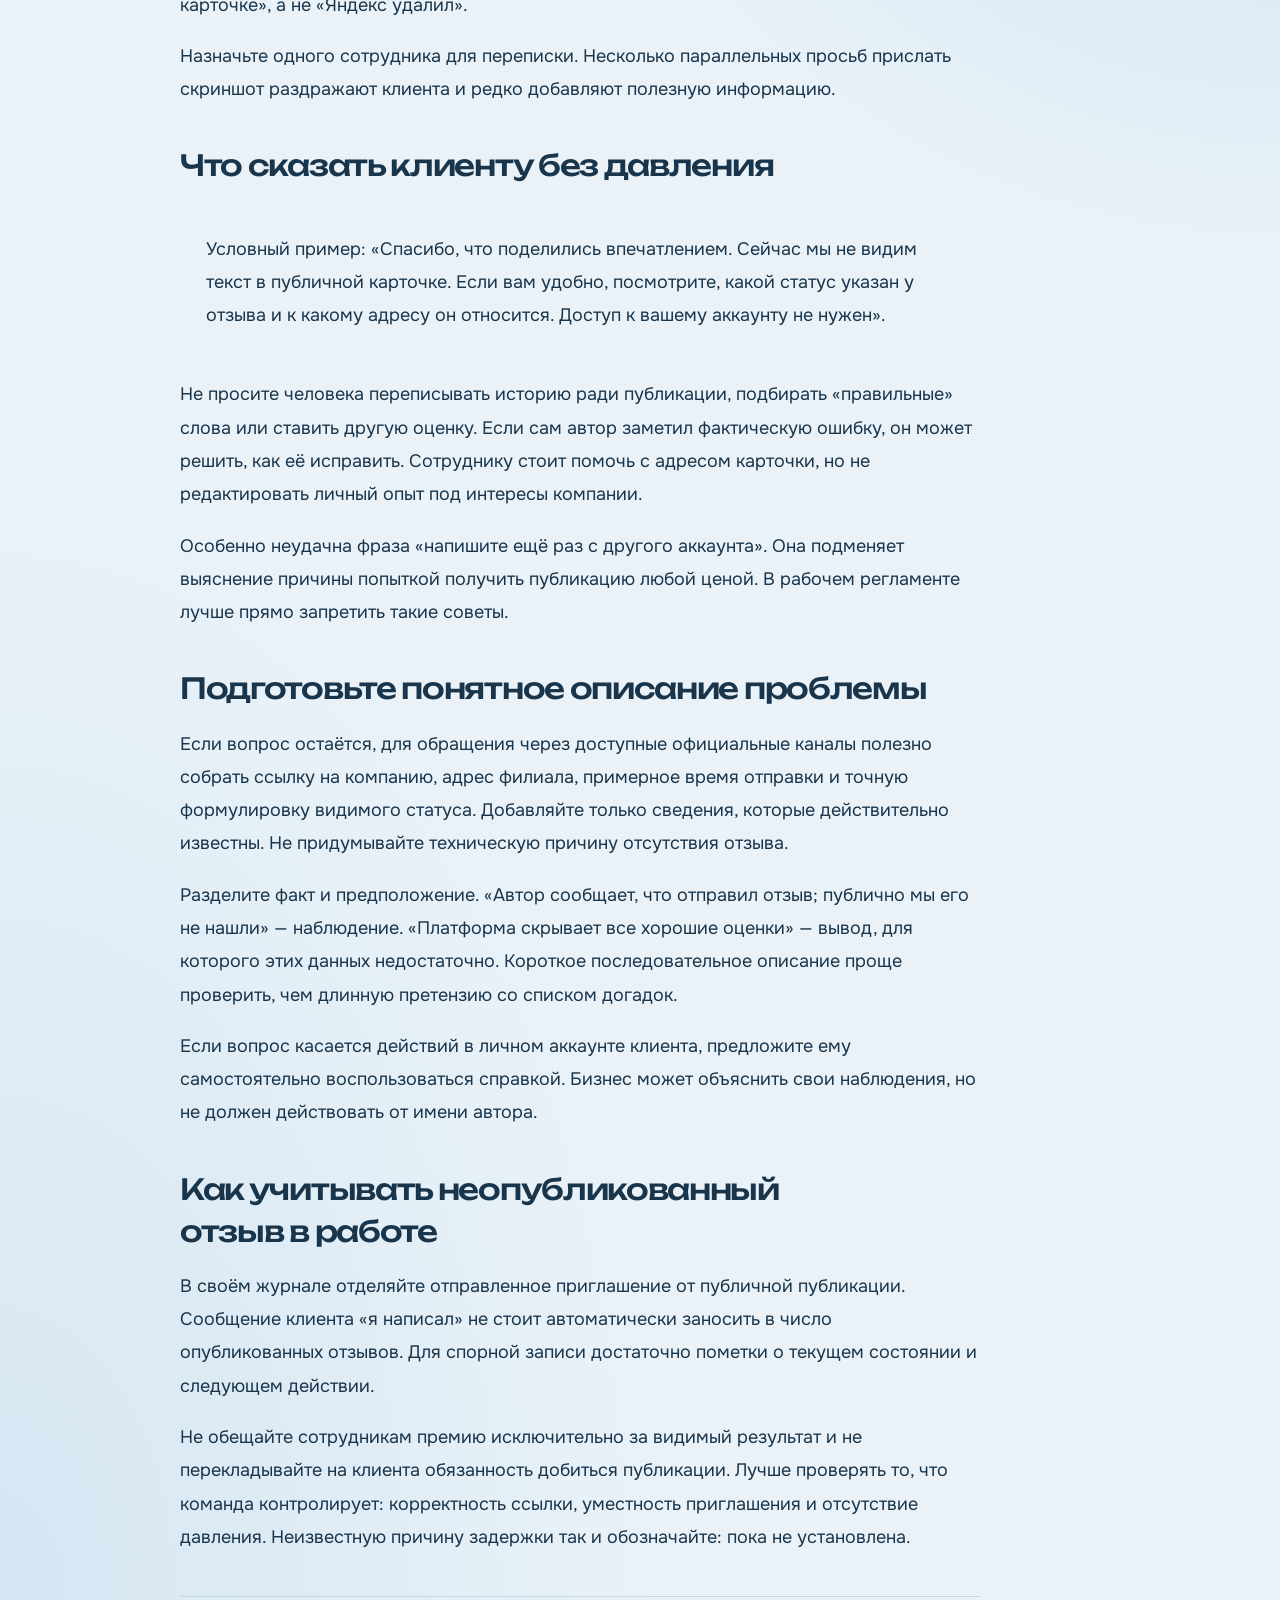
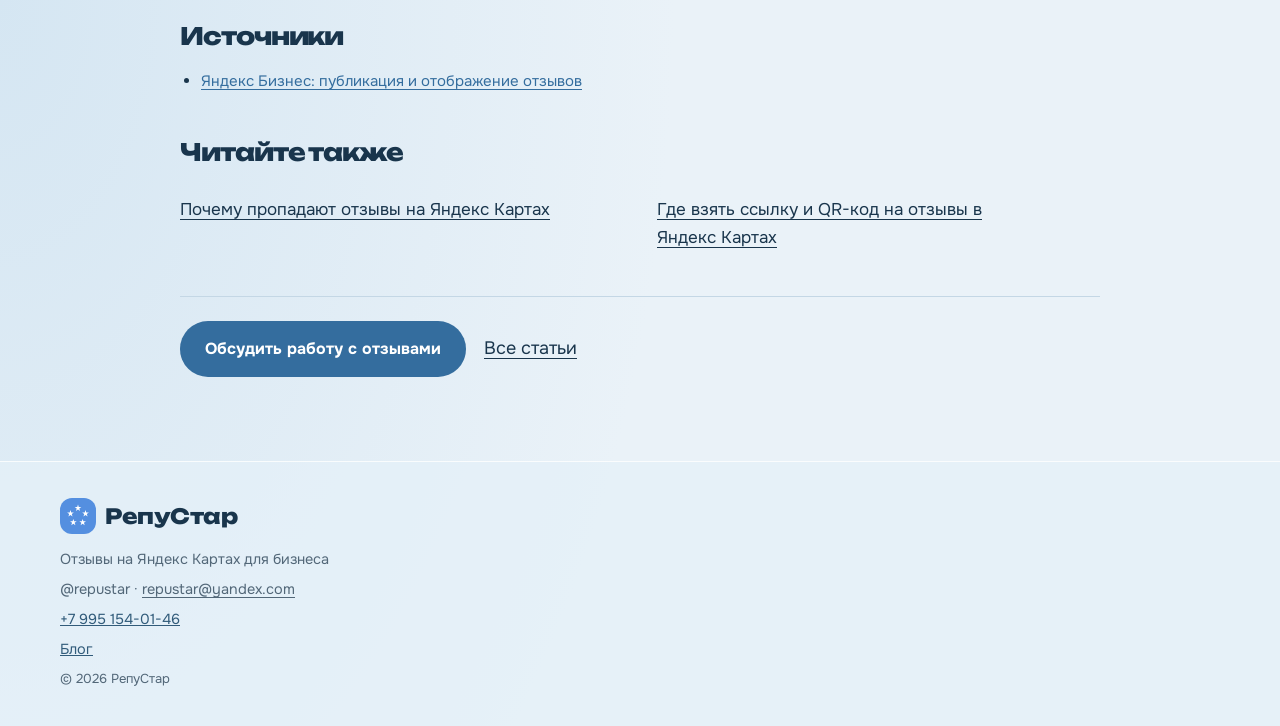
<file: blog/pochemu-ne-publikuetsya-otzyv/index.html>
<!DOCTYPE html>
<html lang="ru" data-theme="pastel">
<head>
<meta charset="utf-8"/>
<meta content="width=device-width, initial-scale=1.0" name="viewport"/>
<title>Почему не публикуется отзыв на Яндекс Картах — РепуСтар</title>
<meta content="Отзыв виден автору, но отсутствует в карточке компании? Разбираем, что проверить владельцу бизнеса, какие сведения собрать и как спокойно поговорить с клиентом." name="description"/>
<meta content="index,follow,max-image-preview:large" name="robots"/>
<meta content="#e1edf6" name="theme-color"/>
<meta content="article" property="og:type"/>
<meta content="ru_RU" property="og:locale"/>
<meta content="Почему не публикуется отзыв на Яндекс Картах — РепуСтар" property="og:title"/>
<meta content="Отзыв виден автору, но отсутствует в карточке компании? Разбираем, что проверить владельцу бизнеса, какие сведения собрать и как спокойно поговорить с клиентом." property="og:description"/>
<meta content="summary" name="twitter:card"/>
<link href="/favicon.svg?v=3" rel="icon" type="image/svg+xml"/>
<link href="https://fonts.googleapis.com" rel="preconnect"/>
<link crossorigin="" href="https://fonts.gstatic.com" rel="preconnect"/>
<link href="https://fonts.googleapis.com/css2?family=Onest:wght@400;500;600;700;800&amp;family=Unbounded:wght@500;700;800&amp;display=swap" rel="stylesheet"/>
<link href="/pastel-theme.css?v=3" rel="stylesheet"/>
<link href="/tide.css?v=3" rel="stylesheet"/>
<link href="/interactions.css?v=3" rel="stylesheet"/>
<link href="/frost.css?v=3" rel="stylesheet"/>
<link href="/range.css?v=1" rel="stylesheet"/>
<link href="/email-copy.css?v=1" rel="stylesheet"/>
<link href="/cleanup.css?v=2" rel="stylesheet"/>
<link href="https://repustar.pro/blog/pochemu-ne-publikuetsya-otzyv/" rel="canonical"/>
<link href="/blog.css?v=1" rel="stylesheet"/><meta content="https://repustar.pro/blog/pochemu-ne-publikuetsya-otzyv/" property="og:url"/></head>
<body class="blog-page">
<header class="site-header">
<div class="wrap header-inner">
<a class="logo" href="/#top"><span aria-hidden="true" class="logo-mark"><svg viewbox="0 0 1024 1024" xmlns="http://www.w3.org/2000/svg"><rect fill="#548FE0" height="1024" width="1024"></rect><polygon fill="#FFFFFF" points="512.0000,187.0000 534.4514,256.0983 607.1057,256.0983 548.3271,298.8034 570.7785,367.9017 512.0000,325.1966 453.2215,367.9017 475.6729,298.8034 416.8943,256.0983 489.5486,256.0983"></polygon><polygon fill="#FFFFFF" points="725.9877,342.4712 748.4391,411.5695 821.0934,411.5695 762.3148,454.2746 784.7662,523.3729 725.9877,480.6678 667.2092,523.3729 689.6606,454.2746 630.8821,411.5695 703.5363,411.5695"></polygon><polygon fill="#FFFFFF" points="644.2517,594.0288 666.7031,663.1271 739.3573,663.1271 680.5788,705.8322 703.0302,774.9305 644.2517,732.2254 585.4732,774.9305 607.9246,705.8322 549.1460,663.1271 621.8003,663.1271"></polygon><polygon fill="#FFFFFF" points="379.7483,594.0288 402.1997,663.1271 474.8540,663.1271 416.0754,705.8322 438.5268,774.9305 379.7483,732.2254 320.9698,774.9305 343.4212,705.8322 284.6427,663.1271 357.2969,663.1271"></polygon><polygon fill="#FFFFFF" points="298.0123,342.4712 320.4637,411.5695 393.1179,411.5695 334.3394,454.2746 356.7908,523.3729 298.0123,480.6678 239.2338,523.3729 261.6852,454.2746 202.9066,411.5695 275.5609,411.5695"></polygon></svg></span>РепуСтар</a>
<nav aria-label="Быстрые контакты" class="quick-contacts">
<a aria-label="Написать в Telegram" class="contact-channel channel-tg" href="https://t.me/repustar" rel="noopener" target="_blank" title="Написать в Telegram"><img alt="" aria-hidden="true" height="24" src="/assets/contact-telegram.svg" width="24"/></a>
<a aria-label="Написать в WhatsApp" class="contact-channel channel-wa" href="https://wa.me/79951540146" rel="noopener" target="_blank" title="Написать в WhatsApp"><img alt="" aria-hidden="true" height="24" src="/assets/contact-whatsapp.svg" width="24"/></a>
<button aria-label="Скопировать почту: repustar@yandex.com" class="contact-channel channel-mail" data-copy-email="repustar@yandex.com" title="Скопировать почту" type="button"><img alt="" aria-hidden="true" height="24" src="/assets/contact-mail.svg" width="24"/></button></nav>
<nav class="nav" id="nav">
<a href="/#services">Услуги</a>
<a href="/#packages">Стоимость</a>
<a href="/#how">Как работаем</a>
<a href="/#guarantees">Гарантии</a>
<a href="/#faq">Вопросы</a>
<a aria-current="page" href="/blog/">Блог</a>
</nav>
<a class="btn btn-accent btn-header" href="/#contacts">Бесплатный разбор</a>
<button aria-expanded="false" aria-label="Меню" class="burger" id="burger">
<span></span><span></span><span></span>
</button>
</div>
</header>
<main id="top" class="blog-main"><article class="blog-article"><div class="wrap article-wrap"><nav class="breadcrumbs" aria-label="Хлебные крошки"><a href="/">Главная</a><span aria-hidden="true">/</span><a href="/blog/">Блог</a><span aria-hidden="true">/</span><span>Публикация отзывов</span></nav><header class="article-header"><span class="blog-category">Публикация отзывов</span><h1>Почему не публикуется отзыв на Яндекс Картах</h1><p class="article-meta">Редакция РепуСтар · <time datetime="2026-10-25T01:56:55+03:00">25.10.2026</time></p><p class="article-lead">Сначала уточните, где именно виден отзыв и какой у него статус. Отсутствие текста в публичной карточке ещё не объясняет причину и не доказывает блокировку автора.</p></header><details class="article-toc"><summary>В статье</summary><ul><li><a href="#status-i-vidimost">Отделите статус от видимости</a></li><li><a href="#chto-proverit">Пять проверок до обращения в поддержку</a></li><li><a href="#razgovor-s-avtorom">Что сказать клиенту без давления</a></li><li><a href="#opisanie-problemy">Подготовьте понятное описание проблемы</a></li><li><a href="#uchet-bez-obeshchanii">Как учитывать неопубликованный отзыв в работе</a></li></ul></details><div class="article-body"><section id="status-i-vidimost"><h2>Отделите статус от видимости</h2><p>По <a href="https://yandex.ru/support/business-priority/ru/reviews/reviews">справке Яндекс Бизнеса об отзывах</a>, публикации проходят модерацию; автор может видеть ожидающий проверки текст. Проверка может занять несколько дней: ориентируйтесь на статус и актуальную справку. Данные в Картах и кабинете могут обновляться не одновременно.</p><p>Для диагностики рекомендуем записать три наблюдения отдельно: что видит автор в своём аккаунте, что отображается в публичной карточке и что доступно представителю компании. Формулировка «отзыв есть в телефоне клиента» слишком расплывчата. Возможно, речь идёт о тексте в личном разделе, а не о публичной публикации.</p><p>Попросите описать статус словами или показать его без лишних личных данных. Не запрашивайте пароль, код входа и доступ к аккаунту. Представителю бизнеса они не нужны.</p></section><section id="chto-proverit"><h2>Пять проверок до обращения в поддержку</h2><ol><li>Сравните адрес и название филиала. Особенно внимательно проверьте соседние точки одной сети.</li><li>Откройте именно ту карточку, на которую клиенту дали ссылку.</li><li>Уточните, когда автор отправил текст и что написано рядом с ним сейчас.</li><li>Посмотрите, не мешают ли сравнению выбранная сортировка и поиск по неполному имени.</li><li>Запишите, где проводилась проверка: в публичной карточке или в кабинете компании.</li></ol><p>Это наша рекомендация по сбору наблюдений, а не перечень причин отказа Яндекса. Если отзыв не найден при такой проверке, результат следует описать как «не видим в этой карточке», а не «Яндекс удалил».</p><p>Назначьте одного сотрудника для переписки. Несколько параллельных просьб прислать скриншот раздражают клиента и редко добавляют полезную информацию.</p></section><section id="razgovor-s-avtorom"><h2>Что сказать клиенту без давления</h2><blockquote>Условный пример: «Спасибо, что поделились впечатлением. Сейчас мы не видим текст в публичной карточке. Если вам удобно, посмотрите, какой статус указан у отзыва и к какому адресу он относится. Доступ к вашему аккаунту не нужен».</blockquote><p>Не просите человека переписывать историю ради публикации, подбирать «правильные» слова или ставить другую оценку. Если сам автор заметил фактическую ошибку, он может решить, как её исправить. Сотруднику стоит помочь с адресом карточки, но не редактировать личный опыт под интересы компании.</p><p>Особенно неудачна фраза «напишите ещё раз с другого аккаунта». Она подменяет выяснение причины попыткой получить публикацию любой ценой. В рабочем регламенте лучше прямо запретить такие советы.</p></section><section id="opisanie-problemy"><h2>Подготовьте понятное описание проблемы</h2><p>Если вопрос остаётся, для обращения через доступные официальные каналы полезно собрать ссылку на компанию, адрес филиала, примерное время отправки и точную формулировку видимого статуса. Добавляйте только сведения, которые действительно известны. Не придумывайте техническую причину отсутствия отзыва.</p><p>Разделите факт и предположение. «Автор сообщает, что отправил отзыв; публично мы его не нашли» — наблюдение. «Платформа скрывает все хорошие оценки» — вывод, для которого этих данных недостаточно. Короткое последовательное описание проще проверить, чем длинную претензию со списком догадок.</p><p>Если вопрос касается действий в личном аккаунте клиента, предложите ему самостоятельно воспользоваться справкой. Бизнес может объяснить свои наблюдения, но не должен действовать от имени автора.</p></section><section id="uchet-bez-obeshchanii"><h2>Как учитывать неопубликованный отзыв в работе</h2><p>В своём журнале отделяйте отправленное приглашение от публичной публикации. Сообщение клиента «я написал» не стоит автоматически заносить в число опубликованных отзывов. Для спорной записи достаточно пометки о текущем состоянии и следующем действии.</p><p>Не обещайте сотрудникам премию исключительно за видимый результат и не перекладывайте на клиента обязанность добиться публикации. Лучше проверять то, что команда контролирует: корректность ссылки, уместность приглашения и отсутствие давления. Неизвестную причину задержки так и обозначайте: пока не установлена.</p></section></div><aside class="article-sources" aria-label="Источники"><h2>Источники</h2><ul><li><a href="https://yandex.ru/support/business-priority/ru/reviews/reviews" rel="noopener">Яндекс Бизнес: публикация и отображение отзывов</a></li></ul></aside><nav class="related-articles" aria-label="Статьи по теме"><h2>Читайте также</h2><ul><li><a href="/blog/pochemu-propadayut-otzyvy/">Почему пропадают отзывы на Яндекс Картах</a></li><li><a href="/blog/ssylka-i-qr-kod-na-otzyvy/">Где взять ссылку и QR-код на отзывы в Яндекс Картах</a></li></ul></nav><div class="article-cta"><a class="btn btn-accent" href="/#contacts">Обсудить работу с отзывами</a><a class="back-blog" href="/blog/">Все статьи</a></div></div></article></main>
<footer class="site-footer">
<div class="wrap footer-inner">
<div class="logo logo-footer"><span aria-hidden="true" class="logo-mark"><svg viewbox="0 0 1024 1024" xmlns="http://www.w3.org/2000/svg"><rect fill="#548FE0" height="1024" width="1024"></rect><polygon fill="#FFFFFF" points="512.0000,187.0000 534.4514,256.0983 607.1057,256.0983 548.3271,298.8034 570.7785,367.9017 512.0000,325.1966 453.2215,367.9017 475.6729,298.8034 416.8943,256.0983 489.5486,256.0983"></polygon><polygon fill="#FFFFFF" points="725.9877,342.4712 748.4391,411.5695 821.0934,411.5695 762.3148,454.2746 784.7662,523.3729 725.9877,480.6678 667.2092,523.3729 689.6606,454.2746 630.8821,411.5695 703.5363,411.5695"></polygon><polygon fill="#FFFFFF" points="644.2517,594.0288 666.7031,663.1271 739.3573,663.1271 680.5788,705.8322 703.0302,774.9305 644.2517,732.2254 585.4732,774.9305 607.9246,705.8322 549.1460,663.1271 621.8003,663.1271"></polygon><polygon fill="#FFFFFF" points="379.7483,594.0288 402.1997,663.1271 474.8540,663.1271 416.0754,705.8322 438.5268,774.9305 379.7483,732.2254 320.9698,774.9305 343.4212,705.8322 284.6427,663.1271 357.2969,663.1271"></polygon><polygon fill="#FFFFFF" points="298.0123,342.4712 320.4637,411.5695 393.1179,411.5695 334.3394,454.2746 356.7908,523.3729 298.0123,480.6678 239.2338,523.3729 261.6852,454.2746 202.9066,411.5695 275.5609,411.5695"></polygon></svg></span>РепуСтар</div>
<p>Отзывы на Яндекс Картах для бизнеса</p>
<p>@repustar · <button class="email-copy-text" data-copy-email="repustar@yandex.com" title="Скопировать почту" type="button">repustar@yandex.com</button></p>
<p><a href="tel:+79951540146">+7 995 154-01-46</a></p>
<p><a href="/blog/">Блог</a></p>
<p class="footer-muted">© 2026 РепуСтар</p>
</div>
</footer>
<script src="/blog-nav.js?v=1"></script>
<script src="/email-copy.js?v=1"></script>
<script type="application/ld+json">{"@context": "https://schema.org", "@graph": [{"@type": "BlogPosting", "headline": "Почему не публикуется отзыв на Яндекс Картах", "description": "Отзыв виден автору, но отсутствует в карточке компании? Разбираем, что проверить владельцу бизнеса, какие сведения собрать и как спокойно поговорить с клиентом.", "url": "https://repustar.pro/blog/pochemu-ne-publikuetsya-otzyv/", "mainEntityOfPage": {"@type": "WebPage", "@id": "https://repustar.pro/blog/pochemu-ne-publikuetsya-otzyv/"}, "datePublished": "2026-10-25T01:56:55+03:00", "dateModified": "2026-10-25T01:56:55+03:00", "inLanguage": "ru-RU", "author": {"@type": "Organization", "name": "РепуСтар", "url": "https://repustar.pro/"}, "publisher": {"@type": "Organization", "name": "РепуСтар", "url": "https://repustar.pro/"}}, {"@type": "BreadcrumbList", "itemListElement": [{"@type": "ListItem", "position": 1, "name": "Главная", "item": "https://repustar.pro/"}, {"@type": "ListItem", "position": 2, "name": "Блог", "item": "https://repustar.pro/blog/"}, {"@type": "ListItem", "position": 3, "name": "Почему не публикуется отзыв на Яндекс Картах", "item": "https://repustar.pro/blog/pochemu-ne-publikuetsya-otzyv/"}]}]}</script>
</body>
</html>
</file>
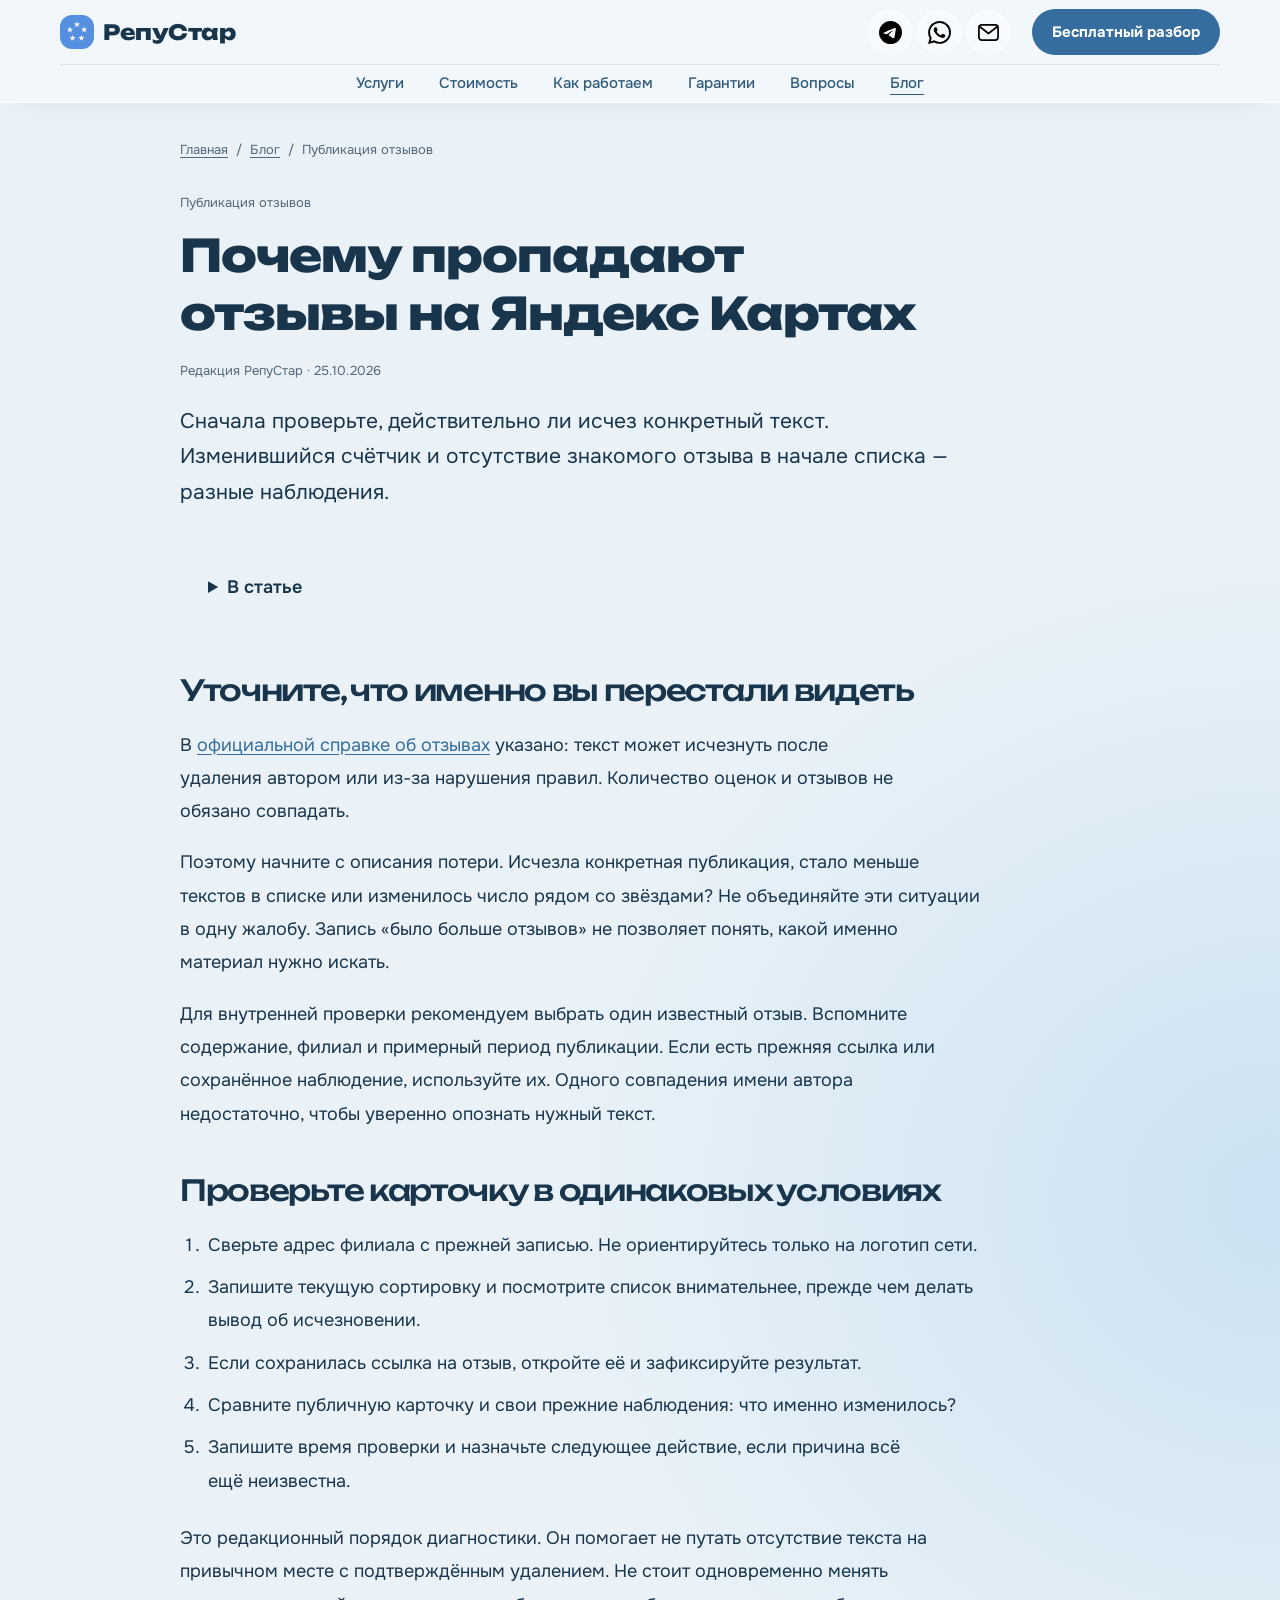
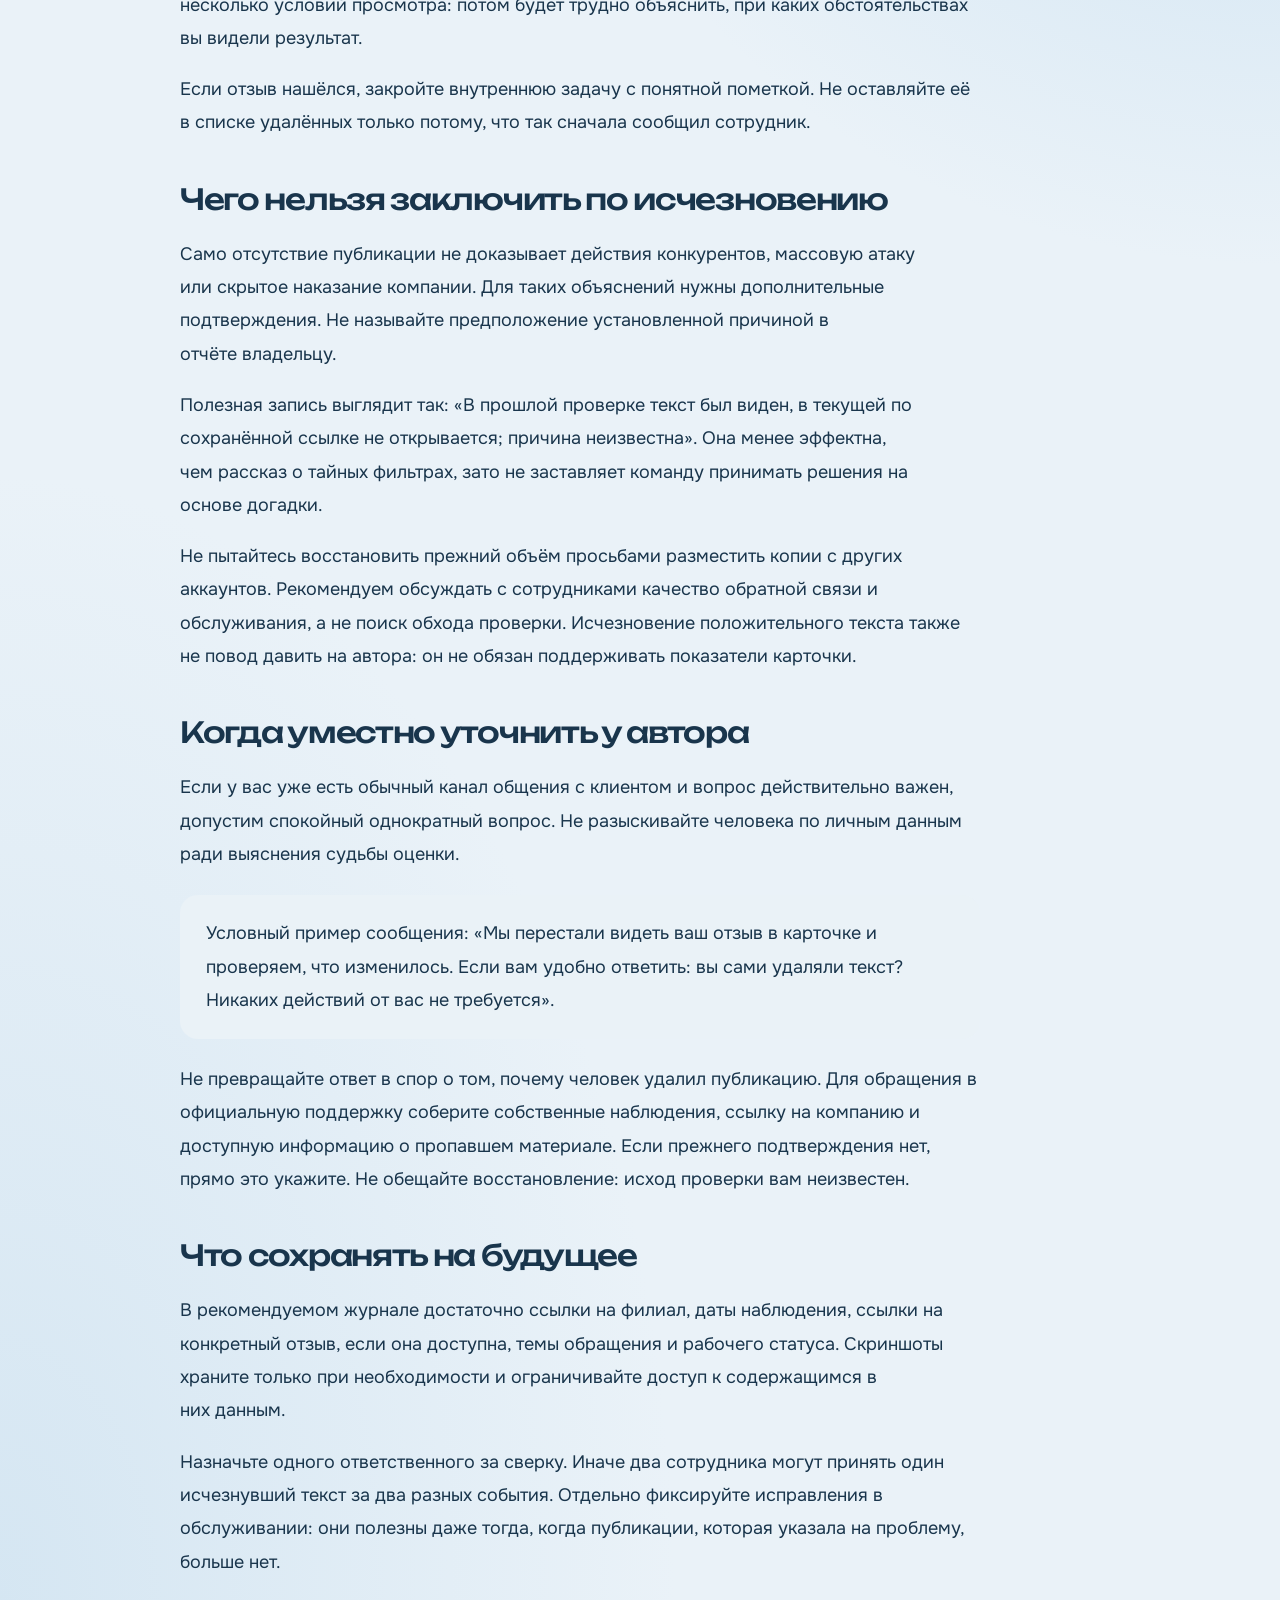
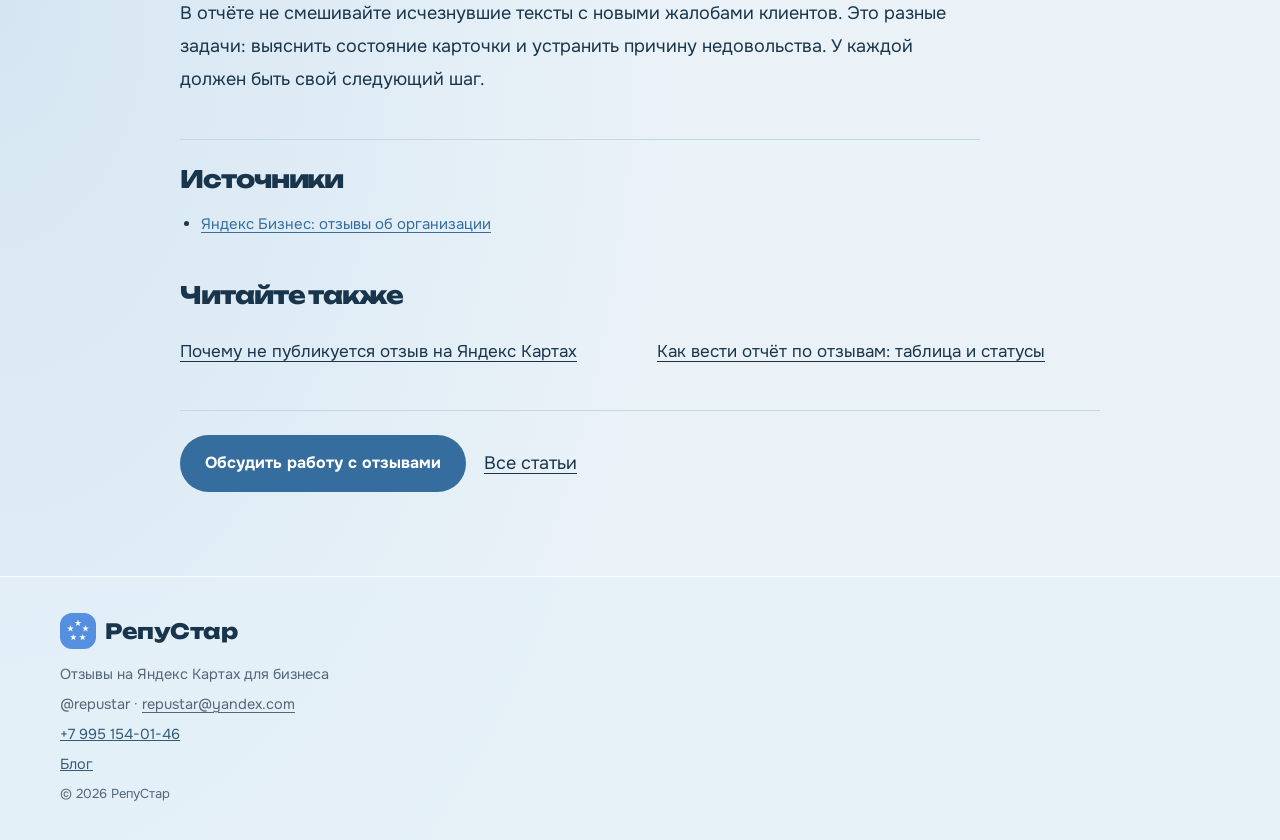
<file: blog/pochemu-propadayut-otzyvy/index.html>
<!DOCTYPE html>
<html lang="ru" data-theme="pastel">
<head>
<meta charset="utf-8"/>
<meta content="width=device-width, initial-scale=1.0" name="viewport"/>
<title>Почему пропадают отзывы на Яндекс Картах — РепуСтар</title>
<meta content="Раньше отзыв был в карточке, а теперь его не найти: как проверить исчезновение, сохранить наблюдения и не принять смену сортировки за удаление публикации." name="description"/>
<meta content="index,follow,max-image-preview:large" name="robots"/>
<meta content="#e1edf6" name="theme-color"/>
<meta content="article" property="og:type"/>
<meta content="ru_RU" property="og:locale"/>
<meta content="Почему пропадают отзывы на Яндекс Картах — РепуСтар" property="og:title"/>
<meta content="Раньше отзыв был в карточке, а теперь его не найти: как проверить исчезновение, сохранить наблюдения и не принять смену сортировки за удаление публикации." property="og:description"/>
<meta content="summary" name="twitter:card"/>
<link href="/favicon.svg?v=3" rel="icon" type="image/svg+xml"/>
<link href="https://fonts.googleapis.com" rel="preconnect"/>
<link crossorigin="" href="https://fonts.gstatic.com" rel="preconnect"/>
<link href="https://fonts.googleapis.com/css2?family=Onest:wght@400;500;600;700;800&amp;family=Unbounded:wght@500;700;800&amp;display=swap" rel="stylesheet"/>
<link href="/pastel-theme.css?v=3" rel="stylesheet"/>
<link href="/tide.css?v=3" rel="stylesheet"/>
<link href="/interactions.css?v=3" rel="stylesheet"/>
<link href="/frost.css?v=3" rel="stylesheet"/>
<link href="/range.css?v=1" rel="stylesheet"/>
<link href="/email-copy.css?v=1" rel="stylesheet"/>
<link href="/cleanup.css?v=2" rel="stylesheet"/>
<link href="https://repustar.pro/blog/pochemu-propadayut-otzyvy/" rel="canonical"/>
<link href="/blog.css?v=1" rel="stylesheet"/><meta content="https://repustar.pro/blog/pochemu-propadayut-otzyvy/" property="og:url"/></head>
<body class="blog-page">
<header class="site-header">
<div class="wrap header-inner">
<a class="logo" href="/#top"><span aria-hidden="true" class="logo-mark"><svg viewbox="0 0 1024 1024" xmlns="http://www.w3.org/2000/svg"><rect fill="#548FE0" height="1024" width="1024"></rect><polygon fill="#FFFFFF" points="512.0000,187.0000 534.4514,256.0983 607.1057,256.0983 548.3271,298.8034 570.7785,367.9017 512.0000,325.1966 453.2215,367.9017 475.6729,298.8034 416.8943,256.0983 489.5486,256.0983"></polygon><polygon fill="#FFFFFF" points="725.9877,342.4712 748.4391,411.5695 821.0934,411.5695 762.3148,454.2746 784.7662,523.3729 725.9877,480.6678 667.2092,523.3729 689.6606,454.2746 630.8821,411.5695 703.5363,411.5695"></polygon><polygon fill="#FFFFFF" points="644.2517,594.0288 666.7031,663.1271 739.3573,663.1271 680.5788,705.8322 703.0302,774.9305 644.2517,732.2254 585.4732,774.9305 607.9246,705.8322 549.1460,663.1271 621.8003,663.1271"></polygon><polygon fill="#FFFFFF" points="379.7483,594.0288 402.1997,663.1271 474.8540,663.1271 416.0754,705.8322 438.5268,774.9305 379.7483,732.2254 320.9698,774.9305 343.4212,705.8322 284.6427,663.1271 357.2969,663.1271"></polygon><polygon fill="#FFFFFF" points="298.0123,342.4712 320.4637,411.5695 393.1179,411.5695 334.3394,454.2746 356.7908,523.3729 298.0123,480.6678 239.2338,523.3729 261.6852,454.2746 202.9066,411.5695 275.5609,411.5695"></polygon></svg></span>РепуСтар</a>
<nav aria-label="Быстрые контакты" class="quick-contacts">
<a aria-label="Написать в Telegram" class="contact-channel channel-tg" href="https://t.me/repustar" rel="noopener" target="_blank" title="Написать в Telegram"><img alt="" aria-hidden="true" height="24" src="/assets/contact-telegram.svg" width="24"/></a>
<a aria-label="Написать в WhatsApp" class="contact-channel channel-wa" href="https://wa.me/79951540146" rel="noopener" target="_blank" title="Написать в WhatsApp"><img alt="" aria-hidden="true" height="24" src="/assets/contact-whatsapp.svg" width="24"/></a>
<button aria-label="Скопировать почту: repustar@yandex.com" class="contact-channel channel-mail" data-copy-email="repustar@yandex.com" title="Скопировать почту" type="button"><img alt="" aria-hidden="true" height="24" src="/assets/contact-mail.svg" width="24"/></button></nav>
<nav class="nav" id="nav">
<a href="/#services">Услуги</a>
<a href="/#packages">Стоимость</a>
<a href="/#how">Как работаем</a>
<a href="/#guarantees">Гарантии</a>
<a href="/#faq">Вопросы</a>
<a aria-current="page" href="/blog/">Блог</a>
</nav>
<a class="btn btn-accent btn-header" href="/#contacts">Бесплатный разбор</a>
<button aria-expanded="false" aria-label="Меню" class="burger" id="burger">
<span></span><span></span><span></span>
</button>
</div>
</header>
<main id="top" class="blog-main"><article class="blog-article"><div class="wrap article-wrap"><nav class="breadcrumbs" aria-label="Хлебные крошки"><a href="/">Главная</a><span aria-hidden="true">/</span><a href="/blog/">Блог</a><span aria-hidden="true">/</span><span>Публикация отзывов</span></nav><header class="article-header"><span class="blog-category">Публикация отзывов</span><h1>Почему пропадают отзывы на Яндекс Картах</h1><p class="article-meta">Редакция РепуСтар · <time datetime="2026-10-25T01:56:55+03:00">25.10.2026</time></p><p class="article-lead">Сначала проверьте, действительно ли исчез конкретный текст. Изменившийся счётчик и отсутствие знакомого отзыва в начале списка — разные наблюдения.</p></header><details class="article-toc"><summary>В статье</summary><ul><li><a href="#chto-ischezlo">Уточните, что именно вы перестали видеть</a></li><li><a href="#proverka-po-shagam">Проверьте карточку в одинаковых условиях</a></li><li><a href="#ogranicheniya-vyvoda">Чего нельзя заключить по исчезновению</a></li><li><a href="#obraschenie-i-avtor">Когда уместно уточнить у автора</a></li><li><a href="#zhurnal-proverok">Что сохранять на будущее</a></li></ul></details><div class="article-body"><section id="chto-ischezlo"><h2>Уточните, что именно вы перестали видеть</h2><p>В <a href="https://yandex.ru/support/business-priority/ru/reviews/reviews">официальной справке об отзывах</a> указано: текст может исчезнуть после удаления автором или из-за нарушения правил. Количество оценок и отзывов не обязано совпадать.</p><p>Поэтому начните с описания потери. Исчезла конкретная публикация, стало меньше текстов в списке или изменилось число рядом со звёздами? Не объединяйте эти ситуации в одну жалобу. Запись «было больше отзывов» не позволяет понять, какой именно материал нужно искать.</p><p>Для внутренней проверки рекомендуем выбрать один известный отзыв. Вспомните содержание, филиал и примерный период публикации. Если есть прежняя ссылка или сохранённое наблюдение, используйте их. Одного совпадения имени автора недостаточно, чтобы уверенно опознать нужный текст.</p></section><section id="proverka-po-shagam"><h2>Проверьте карточку в одинаковых условиях</h2><ol><li>Сверьте адрес филиала с прежней записью. Не ориентируйтесь только на логотип сети.</li><li>Запишите текущую сортировку и посмотрите список внимательнее, прежде чем делать вывод об исчезновении.</li><li>Если сохранилась ссылка на отзыв, откройте её и зафиксируйте результат.</li><li>Сравните публичную карточку и свои прежние наблюдения: что именно изменилось?</li><li>Запишите время проверки и назначьте следующее действие, если причина всё ещё неизвестна.</li></ol><p>Это редакционный порядок диагностики. Он помогает не путать отсутствие текста на привычном месте с подтверждённым удалением. Не стоит одновременно менять несколько условий просмотра: потом будет трудно объяснить, при каких обстоятельствах вы видели результат.</p><p>Если отзыв нашёлся, закройте внутреннюю задачу с понятной пометкой. Не оставляйте её в списке удалённых только потому, что так сначала сообщил сотрудник.</p></section><section id="ogranicheniya-vyvoda"><h2>Чего нельзя заключить по исчезновению</h2><p>Само отсутствие публикации не доказывает действия конкурентов, массовую атаку или скрытое наказание компании. Для таких объяснений нужны дополнительные подтверждения. Не называйте предположение установленной причиной в отчёте владельцу.</p><p>Полезная запись выглядит так: «В прошлой проверке текст был виден, в текущей по сохранённой ссылке не открывается; причина неизвестна». Она менее эффектна, чем рассказ о тайных фильтрах, зато не заставляет команду принимать решения на основе догадки.</p><p>Не пытайтесь восстановить прежний объём просьбами разместить копии с других аккаунтов. Рекомендуем обсуждать с сотрудниками качество обратной связи и обслуживания, а не поиск обхода проверки. Исчезновение положительного текста также не повод давить на автора: он не обязан поддерживать показатели карточки.</p></section><section id="obraschenie-i-avtor"><h2>Когда уместно уточнить у автора</h2><p>Если у вас уже есть обычный канал общения с клиентом и вопрос действительно важен, допустим спокойный однократный вопрос. Не разыскивайте человека по личным данным ради выяснения судьбы оценки.</p><blockquote>Условный пример сообщения: «Мы перестали видеть ваш отзыв в карточке и проверяем, что изменилось. Если вам удобно ответить: вы сами удаляли текст? Никаких действий от вас не требуется».</blockquote><p>Не превращайте ответ в спор о том, почему человек удалил публикацию. Для обращения в официальную поддержку соберите собственные наблюдения, ссылку на компанию и доступную информацию о пропавшем материале. Если прежнего подтверждения нет, прямо это укажите. Не обещайте восстановление: исход проверки вам неизвестен.</p></section><section id="zhurnal-proverok"><h2>Что сохранять на будущее</h2><p>В рекомендуемом журнале достаточно ссылки на филиал, даты наблюдения, ссылки на конкретный отзыв, если она доступна, темы обращения и рабочего статуса. Скриншоты храните только при необходимости и ограничивайте доступ к содержащимся в них данным.</p><p>Назначьте одного ответственного за сверку. Иначе два сотрудника могут принять один исчезнувший текст за два разных события. Отдельно фиксируйте исправления в обслуживании: они полезны даже тогда, когда публикации, которая указала на проблему, больше нет.</p><p>В отчёте не смешивайте исчезнувшие тексты с новыми жалобами клиентов. Это разные задачи: выяснить состояние карточки и устранить причину недовольства. У каждой должен быть свой следующий шаг.</p></section></div><aside class="article-sources" aria-label="Источники"><h2>Источники</h2><ul><li><a href="https://yandex.ru/support/business-priority/ru/reviews/reviews" rel="noopener">Яндекс Бизнес: отзывы об организации</a></li></ul></aside><nav class="related-articles" aria-label="Статьи по теме"><h2>Читайте также</h2><ul><li><a href="/blog/pochemu-ne-publikuetsya-otzyv/">Почему не публикуется отзыв на Яндекс Картах</a></li><li><a href="/blog/otchet-po-otzyvam/">Как вести отчёт по отзывам: таблица и статусы</a></li></ul></nav><div class="article-cta"><a class="btn btn-accent" href="/#contacts">Обсудить работу с отзывами</a><a class="back-blog" href="/blog/">Все статьи</a></div></div></article></main>
<footer class="site-footer">
<div class="wrap footer-inner">
<div class="logo logo-footer"><span aria-hidden="true" class="logo-mark"><svg viewbox="0 0 1024 1024" xmlns="http://www.w3.org/2000/svg"><rect fill="#548FE0" height="1024" width="1024"></rect><polygon fill="#FFFFFF" points="512.0000,187.0000 534.4514,256.0983 607.1057,256.0983 548.3271,298.8034 570.7785,367.9017 512.0000,325.1966 453.2215,367.9017 475.6729,298.8034 416.8943,256.0983 489.5486,256.0983"></polygon><polygon fill="#FFFFFF" points="725.9877,342.4712 748.4391,411.5695 821.0934,411.5695 762.3148,454.2746 784.7662,523.3729 725.9877,480.6678 667.2092,523.3729 689.6606,454.2746 630.8821,411.5695 703.5363,411.5695"></polygon><polygon fill="#FFFFFF" points="644.2517,594.0288 666.7031,663.1271 739.3573,663.1271 680.5788,705.8322 703.0302,774.9305 644.2517,732.2254 585.4732,774.9305 607.9246,705.8322 549.1460,663.1271 621.8003,663.1271"></polygon><polygon fill="#FFFFFF" points="379.7483,594.0288 402.1997,663.1271 474.8540,663.1271 416.0754,705.8322 438.5268,774.9305 379.7483,732.2254 320.9698,774.9305 343.4212,705.8322 284.6427,663.1271 357.2969,663.1271"></polygon><polygon fill="#FFFFFF" points="298.0123,342.4712 320.4637,411.5695 393.1179,411.5695 334.3394,454.2746 356.7908,523.3729 298.0123,480.6678 239.2338,523.3729 261.6852,454.2746 202.9066,411.5695 275.5609,411.5695"></polygon></svg></span>РепуСтар</div>
<p>Отзывы на Яндекс Картах для бизнеса</p>
<p>@repustar · <button class="email-copy-text" data-copy-email="repustar@yandex.com" title="Скопировать почту" type="button">repustar@yandex.com</button></p>
<p><a href="tel:+79951540146">+7 995 154-01-46</a></p>
<p><a href="/blog/">Блог</a></p>
<p class="footer-muted">© 2026 РепуСтар</p>
</div>
</footer>
<script src="/blog-nav.js?v=1"></script>
<script src="/email-copy.js?v=1"></script>
<script type="application/ld+json">{"@context": "https://schema.org", "@graph": [{"@type": "BlogPosting", "headline": "Почему пропадают отзывы на Яндекс Картах", "description": "Раньше отзыв был в карточке, а теперь его не найти: как проверить исчезновение, сохранить наблюдения и не принять смену сортировки за удаление публикации.", "url": "https://repustar.pro/blog/pochemu-propadayut-otzyvy/", "mainEntityOfPage": {"@type": "WebPage", "@id": "https://repustar.pro/blog/pochemu-propadayut-otzyvy/"}, "datePublished": "2026-10-25T01:56:55+03:00", "dateModified": "2026-10-25T01:56:55+03:00", "inLanguage": "ru-RU", "author": {"@type": "Organization", "name": "РепуСтар", "url": "https://repustar.pro/"}, "publisher": {"@type": "Organization", "name": "РепуСтар", "url": "https://repustar.pro/"}}, {"@type": "BreadcrumbList", "itemListElement": [{"@type": "ListItem", "position": 1, "name": "Главная", "item": "https://repustar.pro/"}, {"@type": "ListItem", "position": 2, "name": "Блог", "item": "https://repustar.pro/blog/"}, {"@type": "ListItem", "position": 3, "name": "Почему пропадают отзывы на Яндекс Картах", "item": "https://repustar.pro/blog/pochemu-propadayut-otzyvy/"}]}]}</script>
</body>
</html>
</file>
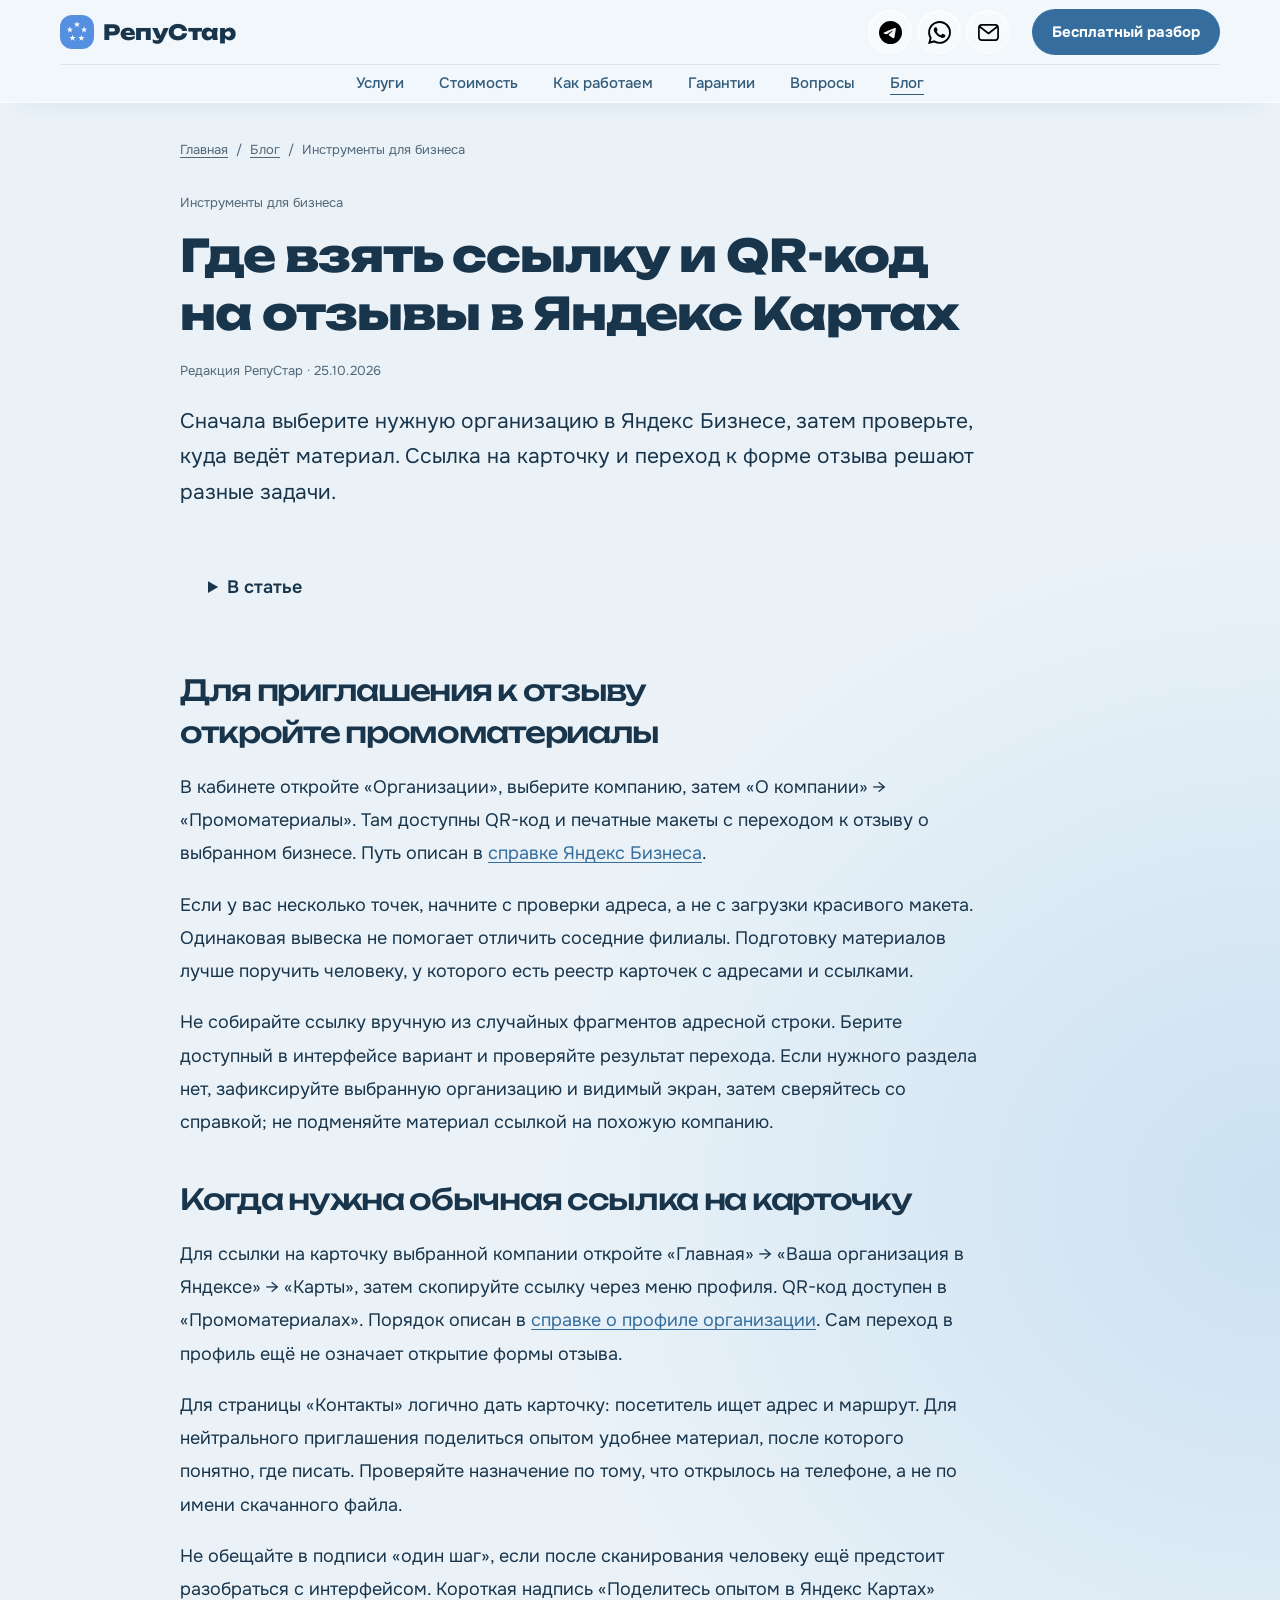
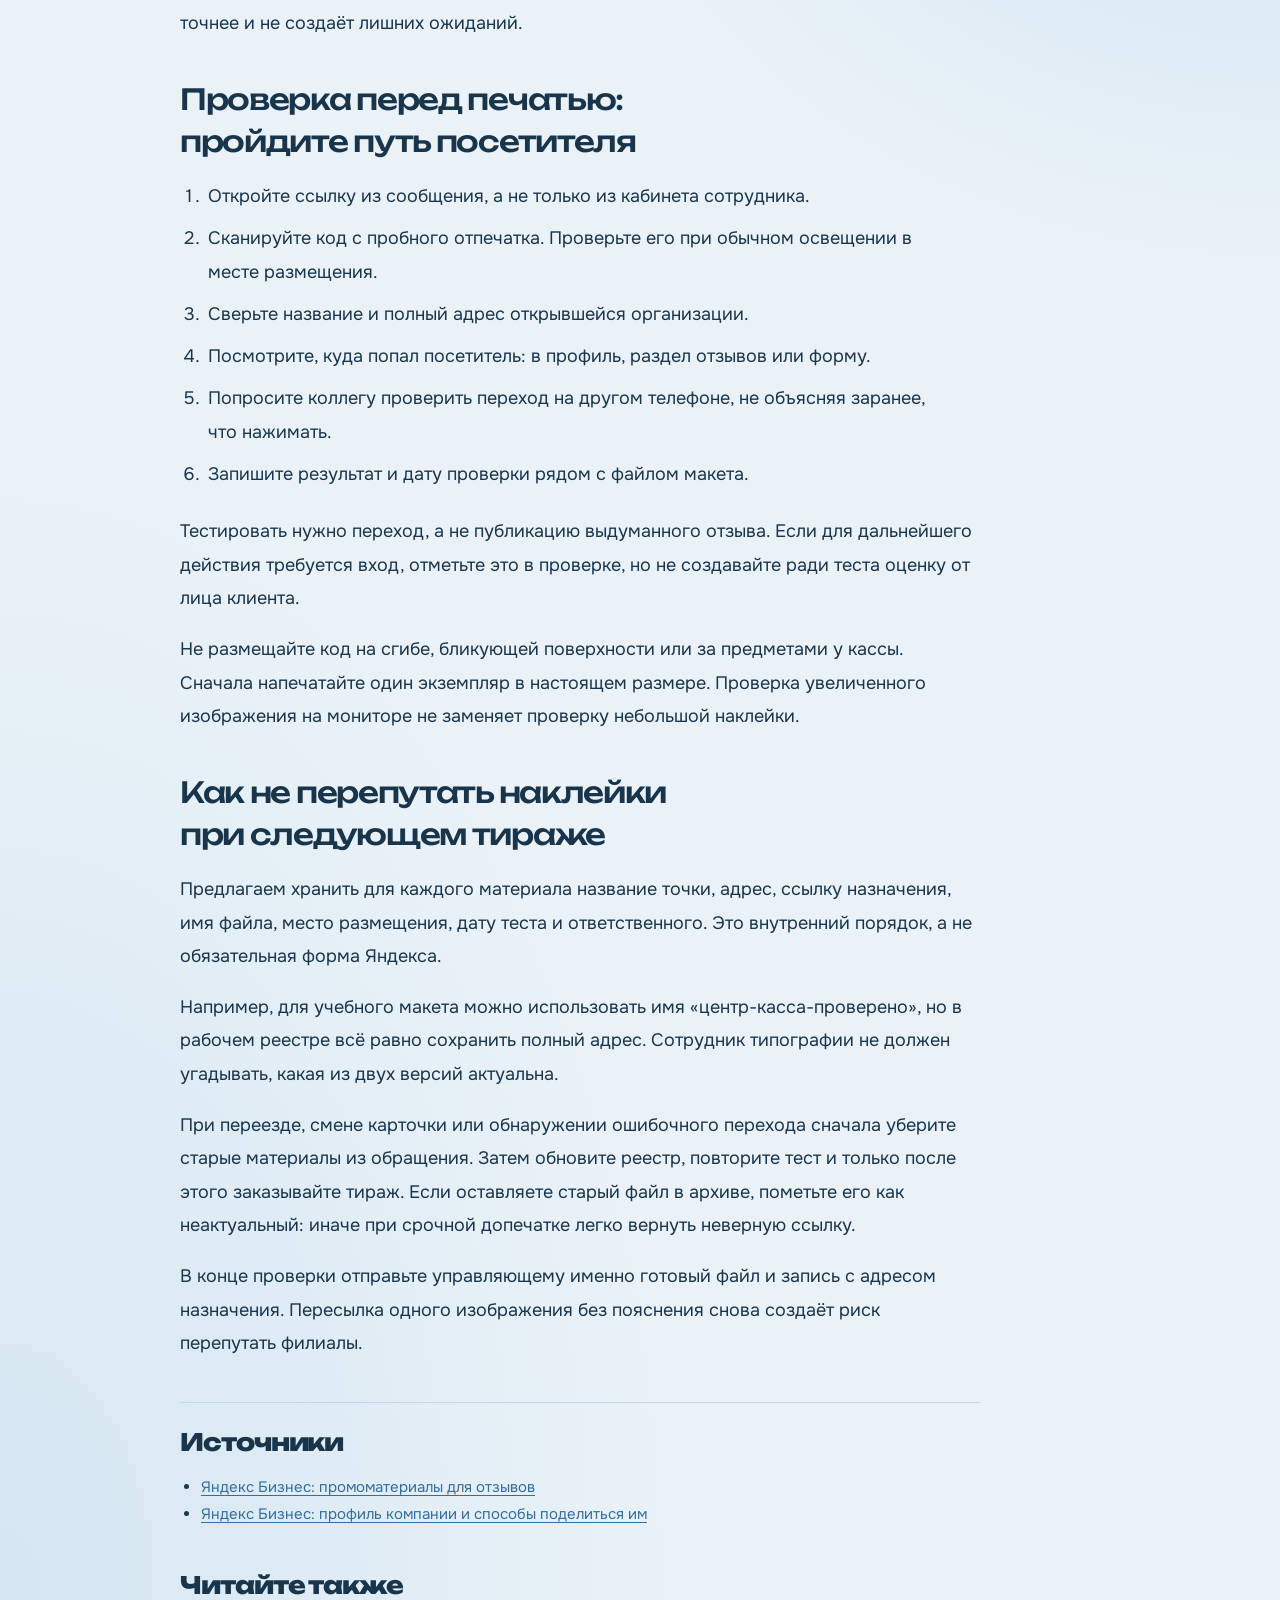
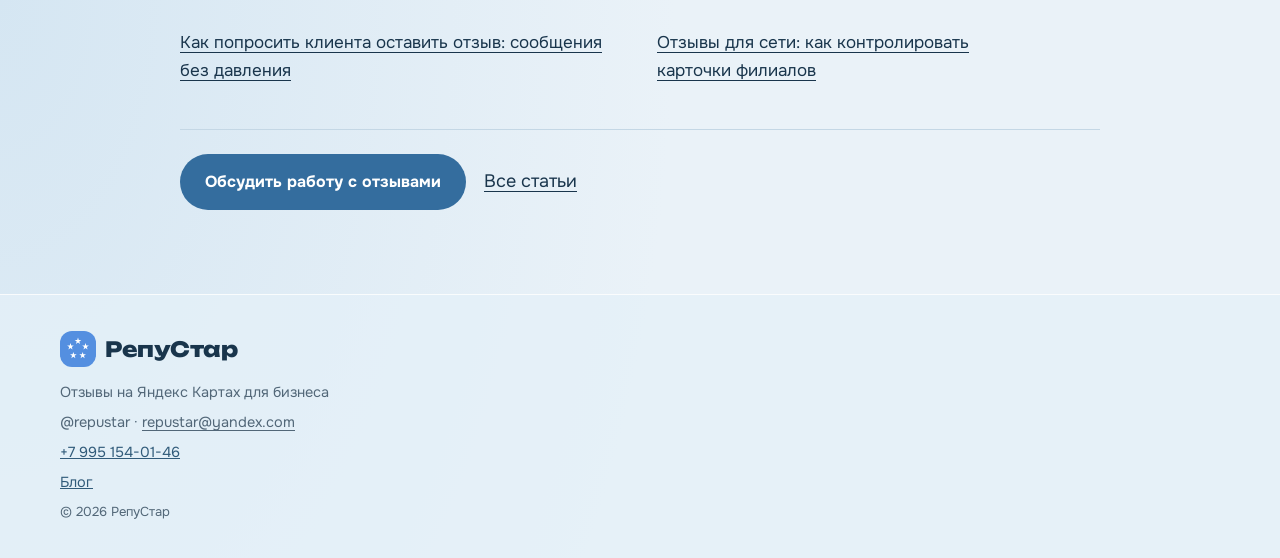
<file: blog/ssylka-i-qr-kod-na-otzyvy/index.html>
<!DOCTYPE html>
<html lang="ru" data-theme="pastel">
<head>
<meta charset="utf-8"/>
<meta content="width=device-width, initial-scale=1.0" name="viewport"/>
<title>Где взять ссылку и QR-код на отзывы в Яндекс Картах — РепуСтар</title>
<meta content="Как найти ссылку и QR-код для нужной организации в Яндекс Бизнесе, проверить переход перед печатью и не отправить посетителя в карточку другого филиала сети." name="description"/>
<meta content="index,follow,max-image-preview:large" name="robots"/>
<meta content="#e1edf6" name="theme-color"/>
<meta content="article" property="og:type"/>
<meta content="ru_RU" property="og:locale"/>
<meta content="Где взять ссылку и QR-код на отзывы в Яндекс Картах — РепуСтар" property="og:title"/>
<meta content="Как найти ссылку и QR-код для нужной организации в Яндекс Бизнесе, проверить переход перед печатью и не отправить посетителя в карточку другого филиала сети." property="og:description"/>
<meta content="summary" name="twitter:card"/>
<link href="/favicon.svg?v=3" rel="icon" type="image/svg+xml"/>
<link href="https://fonts.googleapis.com" rel="preconnect"/>
<link crossorigin="" href="https://fonts.gstatic.com" rel="preconnect"/>
<link href="https://fonts.googleapis.com/css2?family=Onest:wght@400;500;600;700;800&amp;family=Unbounded:wght@500;700;800&amp;display=swap" rel="stylesheet"/>
<link href="/pastel-theme.css?v=3" rel="stylesheet"/>
<link href="/tide.css?v=3" rel="stylesheet"/>
<link href="/interactions.css?v=3" rel="stylesheet"/>
<link href="/frost.css?v=3" rel="stylesheet"/>
<link href="/range.css?v=1" rel="stylesheet"/>
<link href="/email-copy.css?v=1" rel="stylesheet"/>
<link href="/cleanup.css?v=2" rel="stylesheet"/>
<link href="https://repustar.pro/blog/ssylka-i-qr-kod-na-otzyvy/" rel="canonical"/>
<link href="/blog.css?v=1" rel="stylesheet"/><meta content="https://repustar.pro/blog/ssylka-i-qr-kod-na-otzyvy/" property="og:url"/></head>
<body class="blog-page">
<header class="site-header">
<div class="wrap header-inner">
<a class="logo" href="/#top"><span aria-hidden="true" class="logo-mark"><svg viewbox="0 0 1024 1024" xmlns="http://www.w3.org/2000/svg"><rect fill="#548FE0" height="1024" width="1024"></rect><polygon fill="#FFFFFF" points="512.0000,187.0000 534.4514,256.0983 607.1057,256.0983 548.3271,298.8034 570.7785,367.9017 512.0000,325.1966 453.2215,367.9017 475.6729,298.8034 416.8943,256.0983 489.5486,256.0983"></polygon><polygon fill="#FFFFFF" points="725.9877,342.4712 748.4391,411.5695 821.0934,411.5695 762.3148,454.2746 784.7662,523.3729 725.9877,480.6678 667.2092,523.3729 689.6606,454.2746 630.8821,411.5695 703.5363,411.5695"></polygon><polygon fill="#FFFFFF" points="644.2517,594.0288 666.7031,663.1271 739.3573,663.1271 680.5788,705.8322 703.0302,774.9305 644.2517,732.2254 585.4732,774.9305 607.9246,705.8322 549.1460,663.1271 621.8003,663.1271"></polygon><polygon fill="#FFFFFF" points="379.7483,594.0288 402.1997,663.1271 474.8540,663.1271 416.0754,705.8322 438.5268,774.9305 379.7483,732.2254 320.9698,774.9305 343.4212,705.8322 284.6427,663.1271 357.2969,663.1271"></polygon><polygon fill="#FFFFFF" points="298.0123,342.4712 320.4637,411.5695 393.1179,411.5695 334.3394,454.2746 356.7908,523.3729 298.0123,480.6678 239.2338,523.3729 261.6852,454.2746 202.9066,411.5695 275.5609,411.5695"></polygon></svg></span>РепуСтар</a>
<nav aria-label="Быстрые контакты" class="quick-contacts">
<a aria-label="Написать в Telegram" class="contact-channel channel-tg" href="https://t.me/repustar" rel="noopener" target="_blank" title="Написать в Telegram"><img alt="" aria-hidden="true" height="24" src="/assets/contact-telegram.svg" width="24"/></a>
<a aria-label="Написать в WhatsApp" class="contact-channel channel-wa" href="https://wa.me/79951540146" rel="noopener" target="_blank" title="Написать в WhatsApp"><img alt="" aria-hidden="true" height="24" src="/assets/contact-whatsapp.svg" width="24"/></a>
<button aria-label="Скопировать почту: repustar@yandex.com" class="contact-channel channel-mail" data-copy-email="repustar@yandex.com" title="Скопировать почту" type="button"><img alt="" aria-hidden="true" height="24" src="/assets/contact-mail.svg" width="24"/></button></nav>
<nav class="nav" id="nav">
<a href="/#services">Услуги</a>
<a href="/#packages">Стоимость</a>
<a href="/#how">Как работаем</a>
<a href="/#guarantees">Гарантии</a>
<a href="/#faq">Вопросы</a>
<a aria-current="page" href="/blog/">Блог</a>
</nav>
<a class="btn btn-accent btn-header" href="/#contacts">Бесплатный разбор</a>
<button aria-expanded="false" aria-label="Меню" class="burger" id="burger">
<span></span><span></span><span></span>
</button>
</div>
</header>
<main id="top" class="blog-main"><article class="blog-article"><div class="wrap article-wrap"><nav class="breadcrumbs" aria-label="Хлебные крошки"><a href="/">Главная</a><span aria-hidden="true">/</span><a href="/blog/">Блог</a><span aria-hidden="true">/</span><span>Инструменты для бизнеса</span></nav><header class="article-header"><span class="blog-category">Инструменты для бизнеса</span><h1>Где взять ссылку и QR-код на отзывы в Яндекс Картах</h1><p class="article-meta">Редакция РепуСтар · <time datetime="2026-10-25T01:56:55+03:00">25.10.2026</time></p><p class="article-lead">Сначала выберите нужную организацию в Яндекс Бизнесе, затем проверьте, куда ведёт материал. Ссылка на карточку и переход к форме отзыва решают разные задачи.</p></header><details class="article-toc"><summary>В статье</summary><ul><li><a href="#get-materials">Для приглашения к отзыву откройте промоматериалы</a></li><li><a href="#profile-or-review">Когда нужна обычная ссылка на карточку</a></li><li><a href="#test-before-print">Проверка перед печатью: пройдите путь посетителя</a></li><li><a href="#materials-register">Как не перепутать наклейки при следующем тираже</a></li></ul></details><div class="article-body"><section id="get-materials"><h2>Для приглашения к отзыву откройте промоматериалы</h2><p>В кабинете откройте «Организации», выберите компанию, затем «О компании» → «Промоматериалы». Там доступны QR-код и печатные макеты с переходом к отзыву о выбранном бизнесе. Путь описан в <a href="https://yandex.ru/support/business-priority/ru/reviews/get-and-promote">справке Яндекс Бизнеса</a>.</p><p>Если у вас несколько точек, начните с проверки адреса, а не с загрузки красивого макета. Одинаковая вывеска не помогает отличить соседние филиалы. Подготовку материалов лучше поручить человеку, у которого есть реестр карточек с адресами и ссылками.</p><p>Не собирайте ссылку вручную из случайных фрагментов адресной строки. Берите доступный в интерфейсе вариант и проверяйте результат перехода. Если нужного раздела нет, зафиксируйте выбранную организацию и видимый экран, затем сверяйтесь со справкой; не подменяйте материал ссылкой на похожую компанию.</p></section><section id="profile-or-review"><h2>Когда нужна обычная ссылка на карточку</h2><p>Для ссылки на карточку выбранной компании откройте «Главная» → «Ваша организация в Яндексе» → «Карты», затем скопируйте ссылку через меню профиля. QR-код доступен в «Промоматериалах». Порядок описан в <a href="https://yandex.ru/support/business-priority/ru/general/displaying">справке о профиле организации</a>. Сам переход в профиль ещё не означает открытие формы отзыва.</p><p>Для страницы «Контакты» логично дать карточку: посетитель ищет адрес и маршрут. Для нейтрального приглашения поделиться опытом удобнее материал, после которого понятно, где писать. Проверяйте назначение по тому, что открылось на телефоне, а не по имени скачанного файла.</p><p>Не обещайте в подписи «один шаг», если после сканирования человеку ещё предстоит разобраться с интерфейсом. Короткая надпись «Поделитесь опытом в Яндекс Картах» точнее и не создаёт лишних ожиданий.</p></section><section id="test-before-print"><h2>Проверка перед печатью: пройдите путь посетителя</h2><ol><li>Откройте ссылку из сообщения, а не только из кабинета сотрудника.</li><li>Сканируйте код с пробного отпечатка. Проверьте его при обычном освещении в месте размещения.</li><li>Сверьте название и полный адрес открывшейся организации.</li><li>Посмотрите, куда попал посетитель: в профиль, раздел отзывов или форму.</li><li>Попросите коллегу проверить переход на другом телефоне, не объясняя заранее, что нажимать.</li><li>Запишите результат и дату проверки рядом с файлом макета.</li></ol><p>Тестировать нужно переход, а не публикацию выдуманного отзыва. Если для дальнейшего действия требуется вход, отметьте это в проверке, но не создавайте ради теста оценку от лица клиента.</p><p>Не размещайте код на сгибе, бликующей поверхности или за предметами у кассы. Сначала напечатайте один экземпляр в настоящем размере. Проверка увеличенного изображения на мониторе не заменяет проверку небольшой наклейки.</p></section><section id="materials-register"><h2>Как не перепутать наклейки при следующем тираже</h2><p>Предлагаем хранить для каждого материала название точки, адрес, ссылку назначения, имя файла, место размещения, дату теста и ответственного. Это внутренний порядок, а не обязательная форма Яндекса.</p><p>Например, для учебного макета можно использовать имя «центр-касса-проверено», но в рабочем реестре всё равно сохранить полный адрес. Сотрудник типографии не должен угадывать, какая из двух версий актуальна.</p><p>При переезде, смене карточки или обнаружении ошибочного перехода сначала уберите старые материалы из обращения. Затем обновите реестр, повторите тест и только после этого заказывайте тираж. Если оставляете старый файл в архиве, пометьте его как неактуальный: иначе при срочной допечатке легко вернуть неверную ссылку.</p><p>В конце проверки отправьте управляющему именно готовый файл и запись с адресом назначения. Пересылка одного изображения без пояснения снова создаёт риск перепутать филиалы.</p></section></div><aside class="article-sources" aria-label="Источники"><h2>Источники</h2><ul><li><a href="https://yandex.ru/support/business-priority/ru/reviews/get-and-promote" rel="noopener">Яндекс Бизнес: промоматериалы для отзывов</a></li><li><a href="https://yandex.ru/support/business-priority/ru/general/displaying" rel="noopener">Яндекс Бизнес: профиль компании и способы поделиться им</a></li></ul></aside><nav class="related-articles" aria-label="Статьи по теме"><h2>Читайте также</h2><ul><li><a href="/blog/kak-poprosit-klienta-ob-otzyve/">Как попросить клиента оставить отзыв: сообщения без давления</a></li><li><a href="/blog/otzyvy-dlya-seti-filialov/">Отзывы для сети: как контролировать карточки филиалов</a></li></ul></nav><div class="article-cta"><a class="btn btn-accent" href="/#contacts">Обсудить работу с отзывами</a><a class="back-blog" href="/blog/">Все статьи</a></div></div></article></main>
<footer class="site-footer">
<div class="wrap footer-inner">
<div class="logo logo-footer"><span aria-hidden="true" class="logo-mark"><svg viewbox="0 0 1024 1024" xmlns="http://www.w3.org/2000/svg"><rect fill="#548FE0" height="1024" width="1024"></rect><polygon fill="#FFFFFF" points="512.0000,187.0000 534.4514,256.0983 607.1057,256.0983 548.3271,298.8034 570.7785,367.9017 512.0000,325.1966 453.2215,367.9017 475.6729,298.8034 416.8943,256.0983 489.5486,256.0983"></polygon><polygon fill="#FFFFFF" points="725.9877,342.4712 748.4391,411.5695 821.0934,411.5695 762.3148,454.2746 784.7662,523.3729 725.9877,480.6678 667.2092,523.3729 689.6606,454.2746 630.8821,411.5695 703.5363,411.5695"></polygon><polygon fill="#FFFFFF" points="644.2517,594.0288 666.7031,663.1271 739.3573,663.1271 680.5788,705.8322 703.0302,774.9305 644.2517,732.2254 585.4732,774.9305 607.9246,705.8322 549.1460,663.1271 621.8003,663.1271"></polygon><polygon fill="#FFFFFF" points="379.7483,594.0288 402.1997,663.1271 474.8540,663.1271 416.0754,705.8322 438.5268,774.9305 379.7483,732.2254 320.9698,774.9305 343.4212,705.8322 284.6427,663.1271 357.2969,663.1271"></polygon><polygon fill="#FFFFFF" points="298.0123,342.4712 320.4637,411.5695 393.1179,411.5695 334.3394,454.2746 356.7908,523.3729 298.0123,480.6678 239.2338,523.3729 261.6852,454.2746 202.9066,411.5695 275.5609,411.5695"></polygon></svg></span>РепуСтар</div>
<p>Отзывы на Яндекс Картах для бизнеса</p>
<p>@repustar · <button class="email-copy-text" data-copy-email="repustar@yandex.com" title="Скопировать почту" type="button">repustar@yandex.com</button></p>
<p><a href="tel:+79951540146">+7 995 154-01-46</a></p>
<p><a href="/blog/">Блог</a></p>
<p class="footer-muted">© 2026 РепуСтар</p>
</div>
</footer>
<script src="/blog-nav.js?v=1"></script>
<script src="/email-copy.js?v=1"></script>
<script type="application/ld+json">{"@context": "https://schema.org", "@graph": [{"@type": "BlogPosting", "headline": "Где взять ссылку и QR-код на отзывы в Яндекс Картах", "description": "Как найти ссылку и QR-код для нужной организации в Яндекс Бизнесе, проверить переход перед печатью и не отправить посетителя в карточку другого филиала сети.", "url": "https://repustar.pro/blog/ssylka-i-qr-kod-na-otzyvy/", "mainEntityOfPage": {"@type": "WebPage", "@id": "https://repustar.pro/blog/ssylka-i-qr-kod-na-otzyvy/"}, "datePublished": "2026-10-25T01:56:55+03:00", "dateModified": "2026-10-25T01:56:55+03:00", "inLanguage": "ru-RU", "author": {"@type": "Organization", "name": "РепуСтар", "url": "https://repustar.pro/"}, "publisher": {"@type": "Organization", "name": "РепуСтар", "url": "https://repustar.pro/"}}, {"@type": "BreadcrumbList", "itemListElement": [{"@type": "ListItem", "position": 1, "name": "Главная", "item": "https://repustar.pro/"}, {"@type": "ListItem", "position": 2, "name": "Блог", "item": "https://repustar.pro/blog/"}, {"@type": "ListItem", "position": 3, "name": "Где взять ссылку и QR-код на отзывы в Яндекс Картах", "item": "https://repustar.pro/blog/ssylka-i-qr-kod-na-otzyvy/"}]}]}</script>
</body>
</html>
</file>
<file: pastel-theme.css>
/* styles.css */
/* ============ РепуСтар — лендинг ============ */
/* Палитра: тёплый paper/ink + amber акцент. Шрифты: Unbounded (заголовки) + Onest (текст) */

:root {
  --paper: #f5f9fc;
  --paper-2: #eaf2f7;
  --ink: #19354c;
  --ink-2: #203e55;
  --muted: #526778;
  --line: #d2dae0;
  --line-dark: #293035;
  --accent: #346d9e;
  --accent-strong: #315b7a;
  --accent-soft: #dbe5ed;
  --white: #ffffff;
  --radius: 14px;
  --radius-lg: 22px;
  --font: "Onest", "Segoe UI", system-ui, -apple-system, sans-serif;
  --font-head: "Unbounded", "Onest", "Segoe UI", system-ui, sans-serif;
}

* { margin: 0; padding: 0; box-sizing: border-box; }

html { scroll-behavior: smooth; }

body {
  font-family: var(--font);
  background: var(--paper);
  color: var(--ink);
  line-height: 1.6;
  font-size: 17px;
  -webkit-font-smoothing: antialiased;
}

.wrap { max-width: 1080px; margin: 0 auto; padding: 0 24px; }
.wrap-narrow { max-width: 760px; }

/* ---------- header ---------- */
.site-header {
  position: sticky; top: 0; z-index: 50;
  background: rgba(245,249,252,0.92);
  backdrop-filter: blur(8px);
  border-bottom: 1px solid var(--line);
}
.header-inner { display: flex; align-items: center; gap: 28px; height: 68px; }

.logo { font-family: var(--font-head); font-weight: 800; font-size: 21px; letter-spacing: -0.5px; color: var(--ink); text-decoration: none; display: inline-flex; align-items: center; gap: 0; }
.logo span { color: var(--ink); }
.logo-mark {
  display: inline-flex; align-items: center; justify-content: center;
  width: 30px; height: 30px; border-radius: 9px;
  background: var(--accent); color: #19354c; font-size: 16px; line-height: 1;
  flex-shrink: 0;
  margin-right: 8px;
}

.nav { display: flex; gap: 22px; margin-left: auto; }
.nav a {
  color: var(--muted); text-decoration: none; font-weight: 500; font-size: 15px;
  transition: color 0.15s;
}
.nav a:hover { color: var(--ink); }

.btn {
  display: inline-block; padding: 12px 22px; border-radius: 12px;
  font-weight: 700; font-size: 16px; text-decoration: none; text-align: center;
  cursor: pointer; border: 2px solid transparent;
  transition: transform 0.12s, background 0.15s, border-color 0.15s;
  min-height: 48px;
}
.btn:active { transform: scale(0.98); }
.btn-accent { background: var(--accent); color: #19354c; }
.btn-accent:hover { background: var(--accent-strong); }
.btn-ghost { border-color: var(--line); color: var(--ink); background: transparent; }
.btn-ghost:hover { border-color: var(--ink); }
.btn-block { width: 100%; }
.btn-big { padding: 16px 34px; font-size: 18px; }
.btn-header { padding: 9px 18px; font-size: 15px; min-height: 40px; }

.burger { display: none; background: none; border: none; cursor: pointer; padding: 8px; }
.burger span { display: block; width: 22px; height: 2.5px; background: var(--ink); margin: 5px 0; border-radius: 2px; transition: 0.2s; }

/* ---------- hero ---------- */
.hero { padding: 88px 0 72px; }
.hero-grid { display: grid; grid-template-columns: 1.25fr 0.85fr; gap: 56px; align-items: center; }

.eyebrow {
  font-size: 13px; font-weight: 700; letter-spacing: 0.12em; text-transform: uppercase;
  color: var(--accent-strong); margin-bottom: 14px;
}
.eyebrow-dark { color: #bdd8eb; }

h1, h2, h3 { font-family: var(--font-head); }
h1 { font-size: 42px; line-height: 1.14; letter-spacing: -1px; font-weight: 800; }
h1 em { font-style: normal; color: var(--accent-strong); }
.lead { font-size: 19px; color: var(--muted); margin: 20px 0 28px; max-width: 560px; }

.hero-actions { display: flex; gap: 14px; flex-wrap: wrap; }

.hero-facts { list-style: none; display: flex; gap: 22px; margin-top: 34px; flex-wrap: wrap; }
.hero-facts li {
  font-size: 14.5px; color: var(--muted); font-weight: 500;
  display: flex; align-items: center; gap: 8px;
}
.hero-facts li::before { content: ""; width: 7px; height: 7px; border-radius: 50%; background: var(--accent); display: inline-block; }

/* визуал — карточка рейтинга */
.hero-visual { display: flex; justify-content: center; }
.rating-card {
  background: var(--white); border: 1px solid var(--line); border-radius: var(--radius-lg);
  padding: 26px; width: 320px; box-shadow: 0 24px 60px -24px rgba(25,53,76,0.25);
  transform: rotate(1.5deg);
  animation: float 5.5s ease-in-out infinite;
}
@keyframes float {
  0%, 100% { transform: rotate(1.5deg) translateY(0); }
  50% { transform: rotate(1.5deg) translateY(-16px); }
}
.rc-head { display: flex; gap: 12px; align-items: center; margin-bottom: 18px; }
.rc-avatar {
  width: 44px; height: 44px; border-radius: 12px; background: var(--ink); color: var(--paper);
  display: flex; align-items: center; justify-content: center; font-weight: 800; font-size: 18px;
}
.rc-name { font-weight: 700; font-size: 15.5px; }
.rc-cat { font-size: 13px; color: var(--muted); }
.rc-score { border-top: 1px solid var(--line); border-bottom: 1px solid var(--line); padding: 16px 0; display: grid; grid-template-columns: auto 1fr; grid-template-areas: "num stars" "num count"; column-gap: 16px; align-items: center; }
.rc-num { grid-area: num; font-family: var(--font-head); font-size: 46px; font-weight: 800; letter-spacing: -2px; }
.rc-stars { grid-area: stars; color: var(--accent-strong); font-size: 19px; letter-spacing: 2px; }
.rc-count { grid-area: count; color: var(--muted); font-size: 14px; }
.rc-meta { display: flex; gap: 8px; margin-top: 16px; flex-wrap: wrap; }
.rc-badge { background: var(--accent-soft); color: #2a4152; font-size: 12.5px; font-weight: 700; padding: 6px 10px; border-radius: 8px; }
.rc-badge-warm { background: var(--paper-2); color: var(--muted); font-weight: 600; }

/* ---------- sections ---------- */
.section { padding: 84px 0; }
.section-dark { background: var(--ink); color: var(--paper); }
.section-dark h2 { color: var(--paper); }
.section-sub { color: var(--muted); margin: -6px 0 40px; max-width: 560px; }
.section-sub-dark { color: #91a0aa; }
h2 { font-size: 32px; letter-spacing: -0.5px; font-weight: 800; margin-bottom: 8px; }

/* услуги — featured-блок + карточки */
.svc-featured {
  display: grid; grid-template-columns: 1.35fr 0.9fr;
  background: var(--ink); color: var(--paper); border-radius: var(--radius-lg);
  overflow: hidden; margin-bottom: 20px;
}
.svc-f-copy { padding: 36px; }
.svc-f-copy h3 { font-size: 25px; font-weight: 800; margin: 14px 0 10px; color: var(--paper); }
.svc-f-copy p { color: #91a0aa; font-size: 16px; max-width: 520px; }
.tag {
  display: inline-block; font-size: 12px; font-weight: 700; letter-spacing: 0.04em; text-transform: uppercase;
  color: var(--muted); background: var(--paper-2); padding: 5px 10px; border-radius: 8px;
}
.tag-dark { color: #bdd8eb; background: rgba(52,109,158,0.16); }
.svc-f-list { list-style: none; margin-top: 20px; display: grid; gap: 9px; }
.svc-f-list li { color: var(--paper); font-size: 15px; padding-left: 24px; position: relative; }
.svc-f-list li::before { content: "✓"; position: absolute; left: 0; color: var(--accent); font-weight: 800; }
.svc-f-price {
  background: var(--ink-2); border-left: 1px solid var(--line-dark);
  padding: 36px; display: flex; flex-direction: column; gap: 16px;
}
.svc-price-line {
  display: flex; justify-content: space-between; align-items: baseline; gap: 12px;
  border-bottom: 1px dashed var(--line-dark); padding-bottom: 14px;
}
.svc-price-name { color: #91a0aa; font-size: 14.5px; }
.svc-price-val { color: var(--paper); font-weight: 800; font-size: 22px; white-space: nowrap; }
.svc-f-price .btn { margin-top: auto; }
.svc-f-hint { color: #687b88; font-size: 13px; text-align: center; margin: 0; }

.svc-grid { display: grid; grid-template-columns: repeat(3, 1fr); gap: 20px; }
.svc-card {
  background: var(--white); border: 1px solid var(--line); border-radius: var(--radius);
  padding: 26px; display: flex; flex-direction: column; gap: 8px;
  transition: transform 0.15s, box-shadow 0.15s;
}
.svc-card:hover { transform: translateY(-3px); box-shadow: 0 16px 32px -20px rgba(25,53,76,0.3); }
.svc-card h3 { font-size: 18px; font-weight: 800; }
.svc-card p { color: var(--muted); font-size: 15px; flex-grow: 1; }
.svc-card-price { font-weight: 800; font-size: 20px; }
.svc-card-price span { font-size: 13px; font-weight: 500; color: var(--muted); }
.svc-card-link { color: var(--accent-strong); font-weight: 700; font-size: 15px; text-decoration: none; }
.svc-card-link:hover { text-decoration: underline; }

/* гарантии — столбики с цифрами */
.section-tint { background: var(--paper-2); border-top: 1px solid var(--line); border-bottom: 1px solid var(--line); }
.guar-grid { display: grid; grid-template-columns: repeat(4, 1fr); gap: 34px; }
.guar-item { border-top: 2px solid var(--ink); padding-top: 20px; }
.guar-num {
  font-family: var(--font-head);
  font-size: 44px; font-weight: 800; letter-spacing: -2px; line-height: 1;
  color: var(--ink); margin-bottom: 16px;
}
.guar-num span { font-family: var(--font); font-size: 20px; font-weight: 600; letter-spacing: 0; margin-left: 8px; color: var(--muted); }
.guar-item h3 { font-size: 17px; font-weight: 700; margin-bottom: 6px; }
.guar-item p { color: var(--muted); font-size: 14.5px; }

/* шаги */
.steps { list-style: none; counter-reset: step; display: grid; gap: 0; }
.step {
  display: grid; grid-template-columns: 72px 1fr; gap: 24px; padding: 26px 0;
  border-bottom: 1px solid var(--line-dark);
}
.step:last-child { border-bottom: none; }
.step-num {
  width: 52px; height: 52px; border-radius: 50%; border: 2px solid var(--accent);
  color: #bdd8eb; font-weight: 800; font-size: 20px;
  display: flex; align-items: center; justify-content: center;
}
.step h3 { font-size: 19px; font-weight: 700; margin-bottom: 5px; color: var(--paper); }
.step p { color: #91a0aa; font-size: 15.5px; max-width: 640px; }

/* калькулятор */
.calc {
  background: var(--ink); color: var(--paper); border-radius: var(--radius-lg);
  padding: 38px 40px; max-width: 640px; margin: 0 auto;
}
.calc-embed {
  background: transparent; border-radius: 0; padding: 0; max-width: none; margin: 0;
  display: flex; flex-direction: column; gap: 14px;
}
.calc-embed .calc-top { margin-bottom: 4px; flex-direction: column; align-items: flex-start; gap: 10px; }
.calc-embed .calc-num { font-size: 44px; }
.calc-embed .calc-total { text-align: left; }
.calc-embed .calc-total-num { font-size: 26px; }
.calc-embed .calc-scale { margin: 2px 2px 4px; }
.calc-embed .calc-hint { margin: 0; text-align: left; }
.calc-top { display: flex; justify-content: space-between; align-items: flex-end; gap: 24px; margin-bottom: 22px; }
.calc-count { display: flex; align-items: baseline; gap: 10px; }
.calc-num { font-family: var(--font-head); font-size: 56px; font-weight: 800; letter-spacing: -2px; line-height: 1; }
.calc-unit { color: #91a0aa; font-size: 18px; }
.calc-total { text-align: right; }
.calc-total-num { font-family: var(--font-head); display: block; font-size: 28px; font-weight: 800; color: var(--accent); }
.calc-total-unit { color: #91a0aa; font-size: 13.5px; }
.calc-gift {
  display: inline-block; margin-top: 10px; padding: 7px 14px; border-radius: 999px;
  background: var(--accent-soft); color: #2a4152; font-size: 13.5px; font-weight: 700;
}
.calc-embed .calc-gift { margin-top: 0; }
.calc-range {
  -webkit-appearance: none; appearance: none; width: 100%; height: 8px; border-radius: 999px;
  background: var(--line-dark); outline: none; cursor: pointer;
}
.calc-range::-webkit-slider-thumb {
  -webkit-appearance: none; appearance: none; width: 26px; height: 26px; border-radius: 50%;
  background: var(--accent); border: 3px solid var(--ink-2); box-shadow: 0 0 0 2px var(--accent); cursor: grab;
}
.calc-range::-moz-range-thumb {
  width: 26px; height: 26px; border-radius: 50%;
  background: var(--accent); border: 3px solid var(--ink-2); box-shadow: 0 0 0 2px var(--accent); cursor: grab;
}
.calc-scale { display: flex; justify-content: space-between; color: #687b88; font-size: 13px; margin: 8px 2px 24px; }
.calc .btn { display: block; }
.calc-hint { color: #687b88; font-size: 13.5px; text-align: center; margin: 14px 0 0; }
.plans-note { color: var(--muted); font-size: 14.5px; margin-top: 22px; text-align: center; }

/* кейсы */
.case-grid { display: grid; grid-template-columns: repeat(3, 1fr); gap: 20px; margin-top: 8px; }
.case-card {
  background: var(--ink-2); border: 1px solid var(--line-dark); border-radius: var(--radius);
  padding: 24px; display: flex; flex-direction: column; gap: 14px;
}
.case-top { display: flex; justify-content: space-between; align-items: flex-start; gap: 10px; }
.case-title { font-weight: 700; font-size: 16px; color: var(--paper); }
.case-badge { font-size: 12px; font-weight: 700; color: #bdd8eb; border: 1px solid #303b42; padding: 4px 9px; border-radius: 8px; white-space: nowrap; }
.case-score { font-family: var(--font-head); font-size: 24px; font-weight: 800; letter-spacing: -0.5px; color: var(--paper); }
.case-score b { color: var(--accent); }
.case-line { color: #91a0aa; font-size: 14px; }
.cases-note { margin-top: 20px; color: #687b88; font-size: 13.5px; }

/* FAQ */
.faq-item { border-bottom: 1px solid var(--line); }
.faq-item summary {
  cursor: pointer; list-style: none; padding: 22px 0; font-weight: 700; font-size: 18px;
  display: flex; justify-content: space-between; align-items: center; gap: 16px;
}
.faq-item summary::-webkit-details-marker { display: none; }
.faq-item summary::after { content: "+"; font-size: 24px; font-weight: 500; color: var(--accent-strong); transition: transform 0.2s; flex-shrink: 0; }
.faq-item[open] summary::after { transform: rotate(45deg); }
.faq-item p { color: var(--muted); padding: 0 0 22px; max-width: 620px; }

/* CTA */
.section-cta { padding: 96px 0; }
.cta-box { text-align: center; }
.cta-box h2 { font-size: 34px; }
.cta-box p { color: var(--muted); margin: 12px 0 28px; }
.cta-hint { font-size: 14px; margin-top: 18px !important; }
.cta-hint a { color: var(--muted); }

/* лид-форма */
.lead-form {
  margin: 32px 0 20px; padding: 24px; border: 1px solid var(--line); border-radius: var(--radius-lg);
  background: var(--white); text-align: left; box-shadow: 0 18px 38px -32px rgba(25,53,76,0.45);
}
.lead-form-grid { display: grid; grid-template-columns: 1fr 1fr; gap: 14px; }
.lead-form label { display: block; margin-bottom: 14px; color: var(--ink); font-size: 14px; font-weight: 700; }
.lead-form label > span { display: block; margin: 0 0 6px; }
.lead-form small { color: var(--muted); font-weight: 500; }
.lead-form input, .lead-form textarea {
  display: block; width: 100%; border: 1px solid var(--line); border-radius: 10px; padding: 12px 14px;
  color: var(--ink); background: #fff; font: inherit; font-size: 16px; line-height: 1.4;
}
.lead-form textarea { resize: vertical; min-height: 92px; }
.lead-form input:focus, .lead-form textarea:focus { outline: 3px solid var(--accent-soft); border-color: var(--accent-strong); }
.form-note { font-size: 13.5px; color: var(--muted) !important; margin: 12px 0 0 !important; text-align: center; }
.form-note[data-state="error"] { color: #a32626 !important; }
.form-note[data-state="success"] { color: #276b39 !important; }
.lead-form button:disabled { opacity: 0.65; cursor: wait; }
.hp-field { position: absolute; left: -9999px; width: 1px; height: 1px; overflow: hidden; }

.contact-grid { display: grid; grid-template-columns: repeat(3, 1fr); gap: 12px; }
.contact-btn {
  min-height: 54px; display: flex; align-items: center; justify-content: center;
  color: #fff !important; border: none; font-weight: 700;
}
.contact-btn:hover { transform: translateY(-2px); }
.ct-tg { background: #2aabee; }
.ct-mail { background: #526778; }

.mobile-cta { display: none; }

/* footer */
.site-footer { border-top: 1px solid var(--line); padding: 36px 0; background: var(--paper-2); }
.footer-inner { display: flex; flex-direction: column; gap: 6px; }
.footer-inner p { color: var(--muted); font-size: 14.5px; }
.logo-footer { margin-bottom: 8px; }
.footer-muted { font-size: 13px !important; }

/* ---------- responsive ---------- */
@media (max-width: 920px) {
  .hero-grid { grid-template-columns: 1fr; gap: 44px; }
  .hero { padding: 56px 0 48px; }
  h1 { font-size: 36px; }
  .hero-visual { order: 2; }
  .case-grid { grid-template-columns: 1fr; }
  .svc-featured { grid-template-columns: 1fr; }
  .svc-f-price { border-left: none; border-top: 1px solid var(--line-dark); }
  .guar-grid { grid-template-columns: repeat(2, 1fr); }
}

@media (max-width: 720px) {
  .nav { display: none; position: absolute; top: 68px; left: 0; right: 0; background: var(--paper); border-bottom: 1px solid var(--line); flex-direction: column; padding: 16px 24px; gap: 14px; }
  .nav.open { display: flex; }
  .btn-header { display: none; }
  .burger { display: block; margin-left: auto; }
  h1 { font-size: 29px; }
  h2 { font-size: 26px; }
  .step { grid-template-columns: 52px 1fr; gap: 16px; }
  .step-num { width: 44px; height: 44px; font-size: 17px; }
  .rating-card { width: 280px; padding: 22px; }
  .hero-facts { flex-direction: column; gap: 12px; }
  .lead-form { margin-top: 26px; padding: 18px; }
  .lead-form-grid { grid-template-columns: 1fr; gap: 0; }
  .contact-grid { grid-template-columns: 1fr 1fr; }
  .calc:not(.calc-embed) { padding: 28px 22px; }
  .calc-num { font-size: 44px; }
  .calc-total-num { font-size: 24px; }
  .svc-grid { grid-template-columns: 1fr; }
  .guar-grid { grid-template-columns: 1fr; }
  .svc-f-copy, .svc-f-price { padding: 26px; }
  .mobile-cta {
    display: block; position: fixed; z-index: 45; left: 12px; right: 12px; bottom: 12px;
    padding: 13px 16px; border-radius: 12px; background: var(--accent); color: #19354c;
    font-weight: 800; text-align: center; text-decoration: none; box-shadow: 0 12px 30px rgba(25,53,76,0.25);
  }
  .site-footer { padding-bottom: 86px; }
}

@media (prefers-reduced-motion: reduce) {
  html { scroll-behavior: auto; }
  * { transition: none !important; animation: none !important; }
}



/* refresh.css */
/* РепуСтар: более крупная типографика, тёплый выделенный первый экран,
   ясные секции и спокойная анимация. Поверх исходного styles.css. */
:root {
  --paper:#f5f9fc; --paper-2:#eaf2f7; --ink:#19354c; --ink-2:#24465e;
  --muted:#526778; --line:#c4ced6; --line-dark:#3d4951;
  --accent:#b8d4e8; --accent-strong:#315b7a; --accent-soft:#d1dee8;
  --radius:18px; --radius-lg:24px;
}
body { font-size:18px; line-height:1.65; }
p, li, summary, .case-line, .contact-choice-copy { text-wrap:pretty; }
h1, h2, h3, .case-title, .case-score, .calc-gift { text-wrap:balance; }
.case-title { min-width:0; flex:1; }
.svc-f-copy, .svc-f-price, .svc-card, .guar-item, .case-card, .step > div { min-width:0; }
.wrap { max-width:1220px; padding:0 30px; }
.wrap-narrow { max-width:880px; }
:where(a,button,input,textarea,summary):focus-visible { outline:3px solid #40627b; outline-offset:4px; }
.site-header { background:rgba(245,249,252,.96); transition:box-shadow .35s ease,background .35s ease; }
.site-header.is-scrolled { box-shadow:0 10px 30px rgba(34,47,57,.10); background:rgba(245,249,252,.99); }
.nav a { position:relative; color:#315b7a; font-size:15px; }
.nav a::after { content:""; position:absolute; bottom:-8px; left:0; right:0; height:2px; background:var(--accent-strong); scale:0 1; transform-origin:left; transition:scale .35s cubic-bezier(.2,.7,.2,1); }
.nav a:hover::after,.nav a:focus-visible::after { scale:1 1; }
.btn { border-radius:14px; min-height:52px; padding:13px 23px; transition:transform .35s cubic-bezier(.2,.8,.2,1),background .3s ease,border-color .3s ease,box-shadow .35s ease; }
.btn:hover { transform:translateY(-3px); box-shadow:0 14px 26px -18px rgba(26,38,47,.6); }
.btn:active { transform:translateY(0) scale(.98); }
.btn-accent { background:var(--accent); color:var(--ink); }
.btn-accent:hover { background:#95b3c9; }
.btn-header { min-height:42px; padding:9px 18px; border-radius:11px; }
.btn-big { padding:16px 32px; font-size:19px; }

/* Блок решения: сохранили текст, карточку рейтинга и два действия. */
.hero { position:relative; isolation:isolate; overflow:hidden; padding:54px 0 46px; background:#e1edf6; border-bottom:1px solid #8dabc1; }
.hero::before { content:""; position:absolute; z-index:-1; width:min(72vw,900px); aspect-ratio:1; right:-20%; top:-80%; border:1px solid rgba(53,74,89,.22); border-radius:50%; pointer-events:none; }
.hero::after { content:""; position:absolute; z-index:-1; width:min(54vw,680px); aspect-ratio:1; right:-8%; top:-48%; border:1px solid rgba(53,74,89,.15); border-radius:50%; pointer-events:none; }
.hero-grid { grid-template-columns:minmax(0,1.5fr) minmax(290px,.7fr); gap:18px 42px; align-items:start; }
.hero-copy { display:contents; }
.hero .eyebrow { grid-column:1/-1; color:#273d4d; margin:0; }
.hero h1 { grid-column:1/-1; max-width:1160px; font-size:clamp(51px,5.9vw,82px); line-height:1.09; letter-spacing:-.055em; text-wrap:balance; }
.hero h1 em { color:var(--ink); text-decoration:underline; text-decoration-color:#446a85; text-decoration-thickness:.06em; text-underline-offset:.13em; }
.hero .lead { grid-column:1; grid-row:3; max-width:720px; margin:4px 0 0; color:#315b7a; font-size:20px; line-height:1.53; text-wrap:pretty; }
.hero-actions { grid-column:1; grid-row:4; margin:2px 0 0; }
.hero-actions .btn { font-size:17px; }
.hero-actions .btn-ghost { border-color:#556773; background:rgba(255,255,255,.18); }
.hero-actions .btn-ghost:hover { background:rgba(255,255,255,.55); }
.hero-visual { grid-column:2; grid-row:3/5; align-self:center; padding:0 10px; }
.rating-card { width:min(100%,340px); padding:28px; background:#ffffff; box-shadow:0 26px 60px -24px rgba(31,48,61,.32); animation:float-refined 7s ease-in-out infinite; }
@keyframes float-refined { 0%,100% { transform:rotate(1.5deg) translateY(0); } 50% { transform:rotate(1.5deg) translateY(-7px); } }
.rc-num { font-size:51px; }
.hero-facts { grid-column:1/-1; grid-row:5; display:grid; grid-template-columns:repeat(4,minmax(0,1fr)); gap:0; margin:30px 0 0; border-top:1px solid rgba(36,54,67,.35); }
.hero-facts li { min-height:66px; padding:15px 14px 0 0; margin-right:16px; color:#2c343a; font-size:15px; font-weight:650; line-height:1.4; border-right:1px solid rgba(36,54,67,.25); }
.hero-facts li:last-child { border-right:0; margin-right:0; }
.hero-facts li::before { background:#324959; flex:none; }

/* Ритм и читаемость секций. */
.section { padding:104px 0; }
.eyebrow { font-size:13px; letter-spacing:.15em; margin-bottom:14px; }
h2 { font-size:clamp(39px,4.4vw,54px); line-height:1.12; letter-spacing:-.045em; margin-bottom:18px; }
.section-sub { max-width:760px; font-size:18px; line-height:1.55; margin:0 0 40px; }
#services { background:#ffffff; }
.svc-featured { grid-template-columns:1.25fr .85fr; border-radius:24px; margin-bottom:18px; box-shadow:0 26px 48px -38px rgba(26,38,47,.65); }
.svc-f-copy,.svc-f-price { padding:44px; }
.svc-f-copy h3 { font-size:34px; line-height:1.18; margin:20px 0 14px; }
.svc-f-copy p { font-size:18px; line-height:1.55; color:#c4d7e5; }
.svc-f-list { gap:11px; margin-top:26px; }
.svc-f-list li { font-size:16px; line-height:1.45; }
.svc-f-price { background:#24465e; }
.calc-embed .calc-num { font-size:56px; }
.calc-embed .calc-total-num { font-size:31px; }
.calc-embed .calc-hint { color:#aeb9c1; }
.svc-grid,.case-grid { gap:18px; }
.svc-card { padding:32px; gap:12px; border-color:#ced7de; box-shadow:0 7px 26px -22px rgba(32,49,61,.3); transition:translate .5s cubic-bezier(.2,.8,.2,1),border-color .35s ease,box-shadow .35s ease,opacity .7s ease; }
.svc-card:hover { transform:none; translate:0 -6px; border-color:#8aa4b7; box-shadow:0 20px 36px -25px rgba(32,49,61,.42); }
.svc-card h3 { font-size:21px; line-height:1.28; }
.svc-card p { font-size:16.5px; line-height:1.6; }
.svc-card-link { margin-top:5px; color:#345165; }
.section-tint { background:#eaf2f7; border-color:#b7c4ce; }
.guar-grid { gap:16px; }
.guar-item { background:#ffffff; border:1px solid #c2ced7; border-top:3px solid #4e7089; border-radius:16px; padding:26px 24px 30px; box-shadow:0 10px 28px -24px rgba(31,43,51,.35); }
.guar-num { font-size:clamp(39px,3.6vw,54px); margin-bottom:26px; }
.guar-item h3 { font-size:19px; line-height:1.33; margin-bottom:10px; }
.guar-item p { font-size:16px; line-height:1.55; }
.section-dark { background:#19354c; }
.section-sub-dark { color:#c4d7e5; }
#how { border-bottom:1px solid #45545e; }
.steps { gap:12px; grid-auto-rows:1fr; }
.step { padding:23px 28px; grid-template-columns:60px 1fr; align-items:start; border:1px solid rgba(182,202,217,.22); border-radius:16px; background:rgba(255,255,255,.045); transition:background .3s ease,border-color .3s ease,translate .4s ease,opacity .7s ease; }
.step:last-child { border:1px solid rgba(182,202,217,.22); }
.step:hover { background:rgba(255,255,255,.09); border-color:rgba(182,202,217,.52); translate:4px 0; }
.step-num { border-color:#8bacc3; color:#bdd8eb; }
.step h3 { font-size:22px; line-height:1.3; }
.step p { color:#c4d7e5; font-size:17px; line-height:1.55; max-width:800px; }
#cases { background:#f5f9fc; color:var(--ink); }
#cases h2 { color:var(--ink); }
#cases .eyebrow { color:#345165; }
#cases .section-sub,#cases .cases-note { color:var(--muted); }
#cases .case-card { background:#ffffff; border-color:#c1cdd5; padding:29px; gap:17px; box-shadow:0 10px 30px -26px rgba(33,50,62,.36); transition:translate .45s ease,border-color .35s ease,box-shadow .35s ease,opacity .7s ease; }
#cases .case-card:hover { translate:0 -5px; border-color:#7a98ad; box-shadow:0 20px 35px -27px rgba(33,50,62,.45); }
#cases .case-title,#cases .case-score { color:var(--ink); }
#cases .case-title { font-size:17px; }
#cases .case-score { font-size:25px; line-height:1.35; }
#cases .case-score b { color:#345165; }
#cases .case-line { color:#49565f; font-size:16px; line-height:1.55; }
#cases .case-badge { color:#334e62; border-color:#aac0cf; background:#e1eaf0; }
#faq { background:#ffffff; }
.faq-item { border:1px solid #cbd4db; border-radius:14px; background:#fff; margin-bottom:10px; overflow:hidden; transition:border-color .3s ease,box-shadow .3s ease; }
.faq-item[open] { border-color:#85a0b3; box-shadow:0 12px 28px -24px rgba(32,49,61,.4); }
.faq-item summary { padding:22px 25px; font-size:19px; line-height:1.4; transition:background .3s ease; }
.faq-item summary:hover { background:#edf2f6; }
.faq-item p { max-width:none; padding:0 25px 24px; font-size:17px; line-height:1.6; animation:answer-appear .4s ease both; }
@keyframes answer-appear { from { opacity:0; translate:0 -7px; } to { opacity:1; translate:0 0; } }
.section-cta { background:#dceaf4; padding:105px 0; }
.cta-box h2 { font-size:clamp(38px,4.2vw,53px); line-height:1.16; }
.cta-box > p { max-width:760px; margin:16px auto 30px; font-size:18px; line-height:1.6; }
.lead-form { padding:34px; border-color:#b1c1cc; box-shadow:0 20px 44px -30px rgba(28,43,54,.33); }
.lead-form label { font-size:15px; }
.lead-form input,.lead-form textarea { min-height:52px; border-color:#bdc8d0; transition:border-color .25s ease,box-shadow .25s ease; }
.lead-form input:focus,.lead-form textarea:focus { outline:none; border-color:#4b7491; box-shadow:0 0 0 4px #d3dfe8; }
.contact-grid { gap:14px; }
.contact-btn:hover { transform:translateY(-3px); }
/* Two clear ways to start: leave details or initiate the conversation. */
.contact-choices { display:grid; grid-template-columns:repeat(2,minmax(0,1fr)); gap:14px; margin:30px 0 0; text-align:left; }
.contact-choice { display:grid; grid-template-columns:auto minmax(0,1fr) auto; align-items:center; gap:14px; min-height:112px; padding:20px 22px; color:#19354c; background:#ffffff; border:1px solid #a2b7c6; border-radius:18px; text-decoration:none; box-shadow:0 15px 32px -28px rgba(21,33,41,.45); transition:translate .3s ease,box-shadow .3s ease,border-color .3s ease; }
.contact-choice:hover { translate:0 -4px; border-color:#4f7a98; box-shadow:0 20px 32px -25px rgba(21,33,41,.45); }
.contact-choice:focus-visible { outline:3px solid #4b7491; outline-offset:3px; }
.contact-choice-num { font:700 15px 'Unbounded',sans-serif; color:#315b7a; align-self:start; margin-top:5px; }
.contact-choice-copy strong { display:block; font-size:19px; line-height:1.2; }
.contact-choice-copy small { display:block; margin-top:8px; font-size:14px; line-height:1.35; color:#4d5b65; }
.contact-choice-arrow { align-self:end; font-size:24px; line-height:1; color:#315b7a; }
.contact-choice-direct { color:#fff; background:#19354c; border-color:#19354c; }
.contact-choice-direct .contact-choice-num,.contact-choice-direct .contact-choice-arrow { color:#b8d4e8; }
.contact-choice-direct .contact-choice-copy small { color:#c4d7e5; }
.contact-path-form { margin-top:54px; text-align:left; }
.contact-path-form h3,.contact-path-direct h3 { font:700 clamp(24px,2.7vw,32px)/1.25 'Unbounded',sans-serif; letter-spacing:-.035em; }
.contact-path-form h3 { margin:0 0 10px; }
.contact-path-form > p { font-size:17px; line-height:1.55; margin:0; color:#404b52; }
.contact-path-form .lead-form { margin:24px 0 0; }
.contact-path-direct { margin-top:42px; padding:38px; text-align:left; color:#fff; background:#19354c; border-radius:20px; box-shadow:0 24px 44px -32px rgba(21,33,41,.65); }
.contact-path-num { display:block; margin-bottom:17px; color:#b8d4e8; font:700 13px 'Unbounded',sans-serif; letter-spacing:.04em; }
.contact-path-direct h3 { margin:0; }
.contact-path-direct > p { color:#d4e3ee; font-size:17px; line-height:1.55; margin:12px 0 24px; }
.contact-path-direct .contact-grid { grid-template-columns:minmax(0,1fr); }
.contact-path-direct .contact-btn { min-height:58px; padding:14px 12px; font-size:16px; line-height:1.35; text-align:center; }
.contact-path-direct .contact-mail { margin:20px 0 0; color:#c4d7e5; font-size:14px; }
.contact-mail a { color:#bdd8eb; text-underline-offset:3px; }
#leadForm,#writeDirect { scroll-margin-top:90px; }
.site-footer { background:#eaf2f7; }

/* Движение только у элементов ниже первого экрана: контент доступен без JS. */
.reveal { opacity:0; translate:0 24px; transition:opacity .72s ease,translate .72s cubic-bezier(.2,.8,.2,1); transition-delay:var(--stagger,0ms); }
.reveal.is-visible { opacity:1; translate:0 0; }
.reveal.is-visible.svc-card:hover,.reveal.is-visible.case-card:hover { translate:0 -6px; }
.reveal.is-visible.step:hover { translate:4px 0; }
@media (max-width:720px) {
  .mobile-cta { display:none; }
  .motion-on .mobile-cta { display:block; opacity:0; visibility:hidden; pointer-events:none; translate:0 14px; transition:opacity .35s ease,translate .35s ease,visibility 0s .35s; }
  .motion-on .mobile-cta.is-visible { opacity:1; visibility:visible; pointer-events:auto; translate:0 0; transition-delay:0s; }
}
.hero .eyebrow,.hero h1,.hero .lead,.hero-actions { animation:hero-enter .7s cubic-bezier(.2,.8,.2,1) both; }
.hero h1 { animation-delay:.08s; }
.hero .lead { animation-delay:.15s; }
.hero-actions { animation-delay:.21s; }
.hero-visual { animation:hero-enter .8s .3s cubic-bezier(.2,.8,.2,1) both; }
.calc-total-num.calc-pop { animation:total-bump .3s ease; }
@keyframes total-bump { 50% { scale:1.07; } }
.form-note[data-state] { animation:answer-appear .4s ease both; }
@keyframes hero-enter { from { opacity:0; translate:0 17px; } to { opacity:1; translate:0 0; } }

@media (max-width:1050px) {
  .hero-grid { grid-template-columns:minmax(0,1fr) minmax(250px,.52fr); gap:18px 22px; }
  .hero h1 { font-size:clamp(48px,6vw,70px); }
  .guar-grid { grid-template-columns:repeat(2,minmax(0,1fr)); }
  .svc-f-copy,.svc-f-price { padding:32px; }
}
@media (min-width:721px) and (max-width:900px) {
  .site-header .nav { display:none; position:absolute; top:68px; left:0; right:0; margin:0; background:#f5f9fc; border-bottom:1px solid var(--line); flex-direction:column; gap:14px; padding:20px 30px; }
  .site-header .nav.open { display:flex; }
  .btn-header { display:none; }
  .burger { display:block; margin-left:auto; }
}
@media (max-width:920px) {
  .hero { padding:52px 0 42px; }
  .hero-grid { display:grid; grid-template-columns:1fr; gap:20px; }
  .hero-copy { display:contents; }
  .hero .eyebrow,.hero h1,.hero .lead,.hero-actions,.hero-facts,.hero-visual { grid-column:1; grid-row:auto; }
  .hero h1 { font-size:clamp(45px,7.2vw,65px); }
  .hero .lead { max-width:760px; margin:0; }
  .hero-visual { justify-content:flex-start; padding:12px 0 0; }
  .hero-facts { order:0; grid-template-columns:repeat(2,minmax(0,1fr)); margin-top:0; }
  .svc-featured { grid-template-columns:1fr; }
  .svc-grid { grid-template-columns:repeat(2,minmax(0,1fr)); }
  .svc-f-price { border-left:0; border-top:1px solid var(--line-dark); }
  .case-grid { grid-template-columns:repeat(2,minmax(0,1fr)); }
  .case-card:last-child { grid-column:1/-1; }
}
@media (max-width:720px) {
  body { font-size:16.5px; }
  .wrap { padding:0 20px; }
  .site-header .nav { background:#f5f9fc; }
  .hero { padding:38px 0 34px; }
  .hero-grid { gap:18px; }
  .hero h1 { font-size:clamp(39px,10.5vw,52px); line-height:1.11; letter-spacing:-.055em; }
  .hero .lead { font-size:17px; line-height:1.55; }
  .hero-actions { gap:10px; }
  .hero-actions .btn { width:100%; font-size:16px; }
  .hero-facts { grid-template-columns:1fr 1fr; gap:0 10px; }
  .hero-facts li { min-height:72px; margin:0; padding:13px 0; border-right:0; border-bottom:1px solid rgba(36,54,67,.2); font-size:13px; }
  .hero-visual { padding:2px 0 0; }
  .rating-card { width:290px; padding:22px; }
  .section { padding:74px 0; }
  h2 { font-size:clamp(34px,8.6vw,44px); }
  .section-sub { font-size:17px; margin-bottom:30px; }
  .svc-f-copy,.svc-f-price { padding:29px 24px; }
  .svc-f-copy h3 { font-size:28px; }
  .svc-f-copy p { font-size:17px; }
  .svc-grid,.case-grid,.guar-grid { grid-template-columns:1fr; }
  .case-card:last-child { grid-column:auto; }
  .svc-card,.guar-item,#cases .case-card { padding:27px 24px; }
  .guar-num { font-size:42px; margin-bottom:18px; }
  .step { grid-template-columns:44px 1fr; gap:15px; padding:21px 17px; }
  .step-num { width:43px; height:43px; }
  .step h3 { font-size:19px; }
  .step p { font-size:16px; }
  .faq-item summary { font-size:17px; padding:19px 18px; }
  .faq-item p { padding:0 18px 20px; font-size:16px; }
  .section-cta { padding:75px 0; }
  .cta-box h2 { font-size:36px; }
  .cta-box > p { font-size:17px; }
  .lead-form { padding:23px 18px; }
  .contact-grid { grid-template-columns:1fr 1fr; }
  .contact-choices { grid-template-columns:1fr; gap:10px; }
  .contact-choice { min-height:88px; padding:17px 18px; }
  .contact-choice-copy strong { font-size:17px; }
  .contact-path-form { margin-top:44px; }
  .contact-path-direct { padding:27px 21px; }
  .contact-path-direct .contact-grid { grid-template-columns:1fr; }
  .mobile-cta { min-height:50px; background:#b8d4e8; }
}
@media (max-width:410px) {
  .hero h1 { font-size:39px; }
  .hero-facts { grid-template-columns:1fr; }
  .hero-facts li { min-height:0; }
  .contact-grid { grid-template-columns:1fr; }
  .step { position:relative; grid-template-columns:minmax(0,1fr); }
  .step-num { position:absolute; top:21px; left:17px; }
  .step h3 { padding-left:58px; min-height:43px; margin-bottom:12px; display:flex; align-items:center; }
}
@media (prefers-reduced-motion:reduce) {
  html { scroll-behavior:auto; }
  *,*::before,*::after { animation:none !important; transition:none !important; scroll-behavior:auto !important; }
  .reveal { opacity:1; translate:none; }
}



/* packages.css */
/* Ready-made packages: same existing warm poster palette. */
.package-section { background:#edf4f8; }
.pack-grid { display:grid; grid-template-columns:repeat(3,minmax(0,1fr)); gap:20px; align-items:stretch; }
.pack-card { display:flex; flex-direction:column; min-width:0; padding:28px; border:1px solid #b3c2cd; border-radius:20px; background:#ffffff; }
.pack-featured { border:2px solid #4b7593; background:#edf2f6; box-shadow:0 15px 35px -25px #466c87; }
.pack-kicker,.pack-badge { align-self:start; font-size:13px; font-weight:700; min-height:28px; margin-bottom:18px; }
.pack-badge { padding:4px 10px; color:#fff; background:#355267; border-radius:6px; }
.pack-kicker { padding-top:4px; color:#53626c; }
.pack-card h3 { font-family:var(--font-head); font-size:23px; line-height:1.3; margin:0 0 17px; }
.pack-count { font-size:28px; font-weight:800; line-height:1.2; margin-bottom:20px; }
.pack-count span { font-size:17px; font-weight:500; }
.pack-price { font-size:22px; font-weight:600; line-height:1.25; margin:0 0 20px; }
.pack-price small { display:block; font-size:14px; font-weight:500; color:#54626c; margin-top:5px; }
.pack-unit { margin:0 0 22px; font-size:44px; line-height:1.15; font-weight:800; color:#19354c; }
.pack-unit small { display:block; margin-top:5px; font-size:16px; line-height:1.4; font-weight:500; }
.pack-description { font-size:16px; line-height:1.55; margin-bottom:24px; flex:1; }
.pack-card .btn { margin-top:auto; white-space:normal; }
.pack-upgrade { padding:18px 0; font-size:17px; color:#40515d; }
.pack-large { margin-top:12px; border-top:1px solid #b3c2cd; }
.pack-large-title { padding:22px 0; font-size:19px; font-weight:700; }
.pack-grid-large { grid-template-columns:repeat(4,minmax(0,1fr)); }
.pack-grid-large .pack-card { padding:23px; }
.pack-grid-large .pack-card h3 { font-size:19px; }
.pack-grid-large .pack-price { font-size:21px; }
.pack-note { font-size:15px; color:#54626c; margin-top:22px; max-width:850px; }
.trial-offer { display:grid; grid-template-columns:minmax(0,1fr) auto; gap:24px; align-items:center; margin-top:34px; padding:28px; border-radius:18px; background:#dceaf4; }
.trial-offer h3 { font-size:28px; line-height:1.3; margin:0 0 10px; }
.trial-offer p:not(.eyebrow) { max-width:690px; font-size:16px; line-height:1.55; }
@media(max-width:1000px) { .pack-grid-large { grid-template-columns:repeat(2,minmax(0,1fr)); } .pack-card {padding:22px;} .pack-unit {font-size:38px;} }
@media(max-width:720px) { .pack-grid,.pack-grid-large { grid-template-columns:minmax(0,1fr); } .trial-offer { grid-template-columns:minmax(0,1fr); padding:23px; } .trial-offer .btn { width:100%; white-space:normal; } .pack-card {padding:26px;} .pack-card h3 {font-size:24px;} }



/* mix.css */
/* Original Repustar editorial mix: warm palette, bold type and open layouts. */
.hero { background:#e1edf6; }
.hero h1 { font-size:clamp(51px,6.15vw,88px); }
.hero-actions .btn-accent::after { content:"↗"; margin-left:18px; font-size:21px; }
.hero-actions .btn { border-radius:9px; }
.section > .wrap > h2 { font-size:clamp(38px,4.7vw,62px); max-width:1080px; }
.section > .wrap > .eyebrow { display:flex; align-items:center; gap:16px; }
.section > .wrap > .eyebrow::after { content:""; width:52px; height:1px; background:currentColor; opacity:.45; }
.pack-card { border-radius:12px; box-shadow:none; }
.pack-featured { background:#fff; color:#19354c; border-color:#4b7593; }
.pack-featured .pack-badge { background:#b8d4e8; color:#19354c; }
.pack-featured .pack-unit { color:#19354c; }
.pack-featured .pack-price small { color:#54626c; }
.pack-grid-large .pack-card { --pack-bg:#19354c; --pack-accent:#b8d4e8; background:var(--pack-bg); color:#fff; border:1px solid var(--pack-bg); border-top:4px solid var(--pack-accent); }
.pack-grid-large .pack-unit { color:var(--pack-accent); }
.pack-grid-large .pack-unit small { color:#fff; }
.pack-grid-large .pack-kicker,.pack-grid-large .pack-price small { color:#d4e3ee; }
.pack-grid-large .btn-ghost { color:var(--pack-bg); border-color:var(--pack-accent); background:var(--pack-accent); }
.pack-grid-large .btn-ghost:hover { background:#fff; color:var(--pack-bg); border-color:#fff; }
.pack-card .btn,.trial-offer .btn { border-radius:9px; }
.trial-offer { border-radius:12px; }
.mix-situations { background:#e8edf0; border-top:1px solid #cad3d9; }
.mix-layout { display:grid; grid-template-columns:minmax(0,.95fr) minmax(0,1.05fr); gap:80px; align-items:start; }
.mix-intro { min-width:0; }
.mix-intro h2 { font-size:clamp(38px,4.55vw,62px); line-height:1.12; max-width:500px; }
.mix-intro > p:not(.eyebrow) { max-width:460px; margin:26px 0; color:#526778; font-size:18px; line-height:1.65; }
.mix-text-link { display:inline-flex; align-items:center; gap:22px; padding:12px 0; font-size:17px; font-weight:700; color:#324e62; border-bottom:1px solid #7591a5; text-decoration:none; }
.mix-text-link span { font-size:24px; transition:translate .25s ease; }
.mix-text-link:hover span { translate:3px -3px; }
.mix-list { min-width:0; }
.mix-row { border-top:1px solid #99a7b1; padding:27px 0 32px; min-width:0; }
.mix-row:last-child { border-bottom:1px solid #99a7b1; }
.mix-row-num { display:block; font-size:12px; font-weight:700; letter-spacing:.09em; color:#406178; margin-bottom:16px; }
.mix-row h3 { font-family:var(--font-head); font-size:clamp(23px,2.4vw,30px); line-height:1.28; letter-spacing:-.035em; margin:0 0 16px; }
.mix-row p { color:#526778; font-size:17px; line-height:1.65; max-width:530px; }
.mix-project { background:#19354c; color:#f5f9fc; }
.project-layout { display:grid; grid-template-columns:minmax(0,1.25fr) minmax(0,.75fr); gap:70px; align-items:center; }
.project-copy { min-width:0; }
.project-copy .eyebrow { color:#bdd8eb; }
.project-copy h2 { font-size:clamp(40px,4.8vw,65px); line-height:1.12; color:#f5f9fc; }
.project-copy h2 em { color:#b8d4e8; font-style:normal; }
.project-copy > p:not(.eyebrow) { max-width:640px; margin-top:26px; color:#cdd5db; font-size:18px; line-height:1.6; }
.project-actions { min-width:0; }
.project-primary { display:flex; align-items:center; justify-content:space-between; gap:18px; width:100%; padding:22px 24px; background:#b8d4e8; color:#19354c; border-radius:10px; text-decoration:none; font-size:20px; font-weight:700; transition:background .3s ease,translate .3s ease; }
.project-primary:hover { background:#98b5ca; translate:0 -3px; }
.project-arrow { display:flex; align-items:center; justify-content:center; width:52px; height:52px; flex:none; border:1px solid #364e60; border-radius:50%; font-size:31px; font-weight:400; }
.project-telegram { display:inline-block; padding:18px 0 10px; color:#f5f9fc; font-size:16px; text-underline-offset:5px; }
.project-actions > p { color:#b0bbc3; font-size:14px; margin-top:12px; max-width:310px; }
@media(max-width:1050px) { .mix-layout {gap:45px;} .project-layout {gap:35px;} .project-primary {padding:20px;font-size:18px;} }
@media(max-width:920px) { .hero h1 {font-size:clamp(45px,7.2vw,65px);} .mix-layout,.project-layout {grid-template-columns:minmax(0,1fr);gap:38px;} .mix-intro h2 {max-width:760px;} .mix-intro > p:not(.eyebrow) {max-width:690px;} .project-actions {max-width:480px;} }
@media(max-width:720px) { .hero h1 {font-size:clamp(39px,10.5vw,52px);} .section > .wrap > h2,.mix-intro h2 {font-size:clamp(34px,8.6vw,44px);} .mix-layout {gap:28px;} .mix-row {padding:24px 0;} .mix-row h3 {font-size:24px;} .mix-row p,.mix-intro > p:not(.eyebrow) {font-size:16px;} .project-copy h2 {font-size:clamp(34px,8.6vw,44px);} .project-copy > p:not(.eyebrow) {font-size:17px;} .project-primary {font-size:17px;padding:18px;} .project-arrow {width:44px;height:44px;font-size:26px;} }
@media(max-width:410px) { .hero h1 {font-size:39px;} }
@media(prefers-reduced-motion:reduce) { .mix-text-link span,.project-primary {transition:none;} }



/* copy.css */
/* Less text, more readable line lengths; no illustrative client results. */
.hero h1 { font-size:clamp(47px,5.3vw,74px); max-width:1120px; }
.hero .lead { max-width:650px; }
.order-card { animation:none; padding:26px; width:min(100%,360px); transform:none; }
.order-kicker { color:#365469; font-size:12px; font-weight:700; text-transform:uppercase; letter-spacing:.1em; margin:0 0 16px; }
.order-card h2 { font-size:25px; line-height:1.3; letter-spacing:-.035em; margin-bottom:22px; }
.order-card dl { margin:0; }
.order-card dl > div { padding:13px 0; border-top:1px solid #c5d0d7; }
.order-card dt { color:#526778; font-size:14px; }
.order-card dd { color:#19354c; font-size:16px; font-weight:650; margin:4px 0 0; }
.order-card > a { display:inline-block; min-height:44px; padding:14px 0 0; color:#345165; text-underline-offset:4px; font-size:15px; font-weight:700; }
.svc-card p { max-width:38ch; }
.svc-card .monitoring-title { font-size:18px; line-height:1.4; letter-spacing:-.025em; }
.monitoring-title span { display:block; }
.project-copy > p:not(.eyebrow) { max-width:42ch; }
@media(max-width:920px) { .hero h1 {font-size:clamp(42px,6.9vw,60px);} .hero-visual {width:100%;} .order-card {width:100%;max-width:500px;} .order-card dl {display:grid;grid-template-columns:repeat(3,minmax(0,1fr));gap:12px;} .order-card dd {font-size:15px;} }
@media(max-width:720px) { .hero h1 {font-size:clamp(34px,8.7vw,46px);line-height:1.18;} .order-card {padding:22px;} .order-card h2 {font-size:23px;} .order-card dl {grid-template-columns:minmax(0,1fr);gap:0;} .order-card dl > div {display:flex;justify-content:space-between;gap:14px;align-items:baseline;padding:11px 0;} .order-card dt {font-size:13px;flex:none;} .order-card dd {font-size:14px;text-align:right;} }



/* proof.css */
/* Compact, source-backed text case carousel. */
.proof-section {background:#f5f9fc;padding:70px 0;border-bottom:1px solid #d3d9de;}
.proof-heading {display:flex;justify-content:space-between;align-items:flex-end;gap:20px;margin-bottom:28px;}
.proof-heading h2 {font-size:clamp(32px,4.3vw,56px);margin:0;}
.proof-heading .eyebrow {margin-bottom:12px;}
.proof-controls {display:flex;gap:14px;align-items:center;flex-shrink:0;}
.proof-controls button {width:46px;height:46px;border:1px solid #afbac2;border-radius:50%;background:transparent;font:inherit;font-size:23px;cursor:pointer;transition:background .2s;}
.proof-controls button:hover {background:#e1edf6;}
#proofCounter {font-size:14px;color:#515f69;min-width:36px;text-align:center;}
.proof-track {display:flex;overflow-x:auto;scroll-snap-type:x mandatory;scrollbar-width:none;border-radius:16px;overscroll-behavior-x:contain;position:relative;}
.proof-track::-webkit-scrollbar {display:none;}
.proof-slide {flex:0 0 100%;min-width:0;box-sizing:border-box;display:grid;grid-template-columns:minmax(0,1fr) 300px;gap:28px;padding:38px;background:#19354c;color:#f5f9fc;scroll-snap-align:start;scroll-snap-stop:always;}
.proof-copy {min-width:0;display:flex;flex-direction:column;align-items:flex-start;}
.proof-tag {font-size:12px;letter-spacing:.045em;text-transform:uppercase;color:#95b3c8;margin-bottom:19px;}
.proof-copy h3 {font-size:clamp(23px,2.8vw,34px);line-height:1.3;margin:0 0 12px;}
.proof-address {font-size:17px;color:#d4e3ee;margin:0 0 18px;}
.proof-link {font-size:15px;color:#bdd8eb;text-underline-offset:5px;margin-top:auto;padding:10px 0;min-height:44px;}
.proof-result {border-left:1px solid #3f4b54;padding-left:35px;display:flex;flex-direction:column;justify-content:center;gap:6px;min-width:0;}
.proof-result strong {font-family:'Unbounded',sans-serif;font-size:80px;line-height:1.15;font-weight:700;color:#e1edf6;}
.proof-result span {font-size:16px;line-height:1.5;}
.proof-result small {font-size:13px;color:#bac7d0;}
.proof-bottom {display:flex;justify-content:space-between;gap:24px;align-items:center;margin-top:19px;}
.proof-bottom p {color:#5a6a75;font-size:13px;max-width:70ch;margin:0;}
.proof-dots {display:flex;flex-shrink:0;gap:0;}
.proof-dots button {width:44px;height:44px;border:0;background:transparent;position:relative;cursor:pointer;}
.proof-dots button:after {content:'';position:absolute;inset:17px;border-radius:50%;background:#aeb9c0;}
.proof-dots button[aria-current=true]:after {background:#3f6179;}
@media(max-width:920px) {.proof-slide {grid-template-columns:minmax(0,1fr) 230px;padding:30px;} .proof-result {padding-left:22px;}.proof-result strong {font-size:65px;}}
@media(max-width:720px) {.proof-section {padding:48px 0;} .proof-heading {align-items:flex-start;flex-direction:column;gap:18px;}.proof-heading h2 {font-size:32px;}.proof-controls {align-self:flex-end;margin-top:-4px;}.proof-slide {grid-template-columns:minmax(0,1fr);gap:18px;padding:24px;}.proof-copy h3 {font-size:24px;}.proof-tag {font-size:11px;}.proof-address {font-size:15px;}.proof-result {border-left:0;border-top:1px solid #3f4b54;padding:18px 0 0;}.proof-result strong {font-size:60px;}.proof-bottom {flex-direction:column;align-items:flex-start;gap:5px;}.proof-link {font-size:14px;}}
@media(prefers-reduced-motion:reduce) {.proof-track {scroll-behavior:auto;}}



/* reputation.css */
/* Reputation: editorial decision surface, not another card grid. */
.city-picker { flex:none; display:flex; flex-direction:column; gap:0; }
.city-picker > span { color:#55646f; font-size:10px; line-height:1.1; }
.city-picker select { max-width:164px; min-height:36px; padding:4px 20px 4px 0; background:transparent; border:0; color:#19354c; font:650 14px var(--font); cursor:pointer; }
.header-inner { gap:18px; }
.nav { gap:18px; }
#heroCity { white-space:normal; }
.hero::before,.hero::after { display:none; }
.hero-map { position:absolute; inset:-30px -8% -30px 30%; z-index:-1; pointer-events:none; color:#41657e; opacity:.36; mask-image:linear-gradient(to right,transparent,#000 48%); }
.hero-map svg { width:100%; height:100%; }
.map-streets { opacity:.42; }
.map-route { opacity:.7; animation:map-travel 25s linear infinite; }
.map-pulse { transform-box:fill-box; transform-origin:center; animation:map-pulse 5s ease-out infinite; }
.pulse-delayed { animation-delay:-2.5s; }
@keyframes map-travel { to { stroke-dashoffset:-480; } }
@keyframes map-pulse { 0% { transform:scale(.4); opacity:.8; } 85%,100% { transform:scale(2); opacity:0; } }
.reputation-section { background:#19354c; color:#f5f9fc; }
.reputation-layout { display:grid; grid-template-columns:minmax(0,.95fr) minmax(0,1.05fr); gap:28px 80px; }
.reputation-intro .eyebrow { color:#b8d4e8; }
.reputation-intro h2 { color:#f5f9fc; max-width:500px; }
.reputation-lead { max-width:390px; color:#c4d7e5; font-size:19px; line-height:1.6; margin:26px 0; }
.reputation-link { display:inline-block; min-height:44px; padding:10px 0; color:#bdd8eb; text-decoration:underline; text-underline-offset:8px; font-size:16px; font-weight:700; }
.reputation-list article { padding:25px 0; border-top:1px solid #55646f; }
.reputation-list article:first-child { padding-top:0; border:0; }
.reputation-num { display:block; color:#b8d4e8; font-size:12px; font-weight:700; letter-spacing:.07em; margin-bottom:14px; }
.reputation-list h3 { color:#f5f9fc; font-size:clamp(22px,2.1vw,27px); line-height:1.3; margin:0 0 14px; text-wrap:pretty; }
.reputation-list p { max-width:48ch; font-size:17px; line-height:1.65; color:#c4d7e5; }
.reputation-bottom { grid-column:1/-1; border-top:1px solid #55646f; padding-top:24px; font-size:15px; color:#9facb5; }
@media(max-width:1150px) { .btn-header { display:none; } .header-inner { gap:15px; } .nav { gap:16px; } }
@media(max-width:920px) { .reputation-layout { grid-template-columns:minmax(0,1fr); gap:36px; } .reputation-lead { max-width:600px; } .reputation-list article:first-child { border-top:1px solid #55646f; padding-top:25px; } }
@media(max-width:720px) { .city-picker { margin-left:auto; } .city-picker select { max-width:138px; font-size:12px; min-height:38px; } .header-inner { gap:10px; } .hero-map { left:5%; opacity:.25; } .reputation-lead { font-size:17px; } .reputation-list p { font-size:16px; } }
@media(max-width:380px) { .city-picker select { max-width:94px; } .header-inner { display:grid; grid-template-columns:minmax(0,1fr) auto auto; gap:7px; } .header-inner .logo { font-size:16px; gap:4px; } .header-inner .logo-mark { width:24px; height:24px; font-size:19px; } .hero-grid { grid-template-columns:minmax(0,1fr); } .hero h1 { font-size:29px; } .hero h1 em { white-space:normal; } .hero-visual { min-width:0; } }
@media(prefers-reduced-motion:reduce) { .map-route,.map-pulse { animation:none; } .map-pulse { opacity:.35; } }



/* hero-cards.css */
/* Two-column hero: all examples visible beside the headline, no carousel. */
.hero-grid { display:grid; grid-template-columns:minmax(0,1.25fr) minmax(0,.8fr); gap:28px 64px; align-items:center; }
.hero-copy { display:block; grid-column:1; grid-row:1; min-width:0; }
.hero .eyebrow { margin:0 0 24px; }
.hero h1 { font-size:clamp(40px,4.1vw,57px); line-height:1.12; max-width:690px; text-wrap:pretty; }
.hero .lead { max-width:570px; margin:26px 0; font-size:18px; }
.hero-actions { margin:0; display:flex; flex-wrap:wrap; gap:12px; }
.hero-actions .btn { padding:13px 18px; font-size:16px; }
.hero .hero-facts { grid-column:1/-1; grid-row:2; margin:10px 0 0; }
.hero .hero-examples { min-width:0; display:flex; flex-direction:column; grid-column:2; grid-row:1; padding:0; align-self:center; }
.hero-examples-note { order:2; color:#55646f; font-size:12px; margin:12px 0 0; letter-spacing:.02em; }
.hero-deck { display:grid; gap:18px; width:100%; }
.hero-deck .hero-rating { width:calc(100% - 32px); padding:20px 22px; animation:none; transform:none; border-radius:15px; box-shadow:0 18px 35px -23px rgba(31,48,61,.35); }
.hero-deck .hero-rating:nth-child(2) { margin-left:32px; }
.hero-deck .hero-rating:nth-child(3) { margin-left:10px; }
.hero-rating .rc-head { margin-bottom:12px; gap:10px; }
.hero-rating .rc-head > div:last-child { min-width:0; }
.hero-rating .rc-avatar { width:34px; height:34px; font-size:17px; flex:none; }
.hero-rating .rc-name { font-size:15px; }
.hero-rating .rc-cat { font-size:11px; line-height:1.45; margin-top:3px; }
.hero-rating .rc-score { padding:9px 0; column-gap:14px; }
.hero-rating .rc-num { font-size:36px; line-height:1.15; }
.hero-rating .rc-stars { font-size:16px; }
.hero-rating .rc-count { font-size:12px; }
.hero-rating .rc-meta { display:flex; flex-wrap:wrap; gap:6px; margin-top:11px; }
.hero-rating .rc-badge { font-size:10px; padding:5px 8px; white-space:normal; }
@media(max-width:1100px) and (min-width:921px) { .hero-grid { gap:26px 35px; grid-template-columns:minmax(0,1.25fr) minmax(0,.9fr); } .hero h1 { font-size:43px; } .hero .eyebrow { font-size:11px; } }
@media(max-width:920px) { .hero-grid { grid-template-columns:minmax(0,1fr); gap:30px; } .hero-copy { grid-column:1; grid-row:1; } .hero h1 { max-width:800px; font-size:clamp(38px,5.6vw,53px); } .hero .hero-examples { grid-column:1; grid-row:2; width:100%; } .hero-deck { grid-template-columns:repeat(3,minmax(0,1fr)); gap:12px; align-items:stretch; } .hero-deck .hero-rating { width:100%; padding:18px 15px; margin:0; } .hero-deck .hero-rating:nth-child(2),.hero-deck .hero-rating:nth-child(3) { margin-left:0; } .hero-rating .rc-head { align-items:flex-start; } .hero-rating .rc-avatar { display:none; } .hero .hero-facts { grid-column:1; grid-row:3; } }
@media(max-width:620px) { .hero h1 { font-size:clamp(29px,7.8vw,43px); } .hero .eyebrow { font-size:11px; margin-bottom:20px; } .hero .lead { font-size:17px; margin:22px 0; } .hero-deck { grid-template-columns:minmax(0,1fr); gap:14px; } .hero-deck .hero-rating { padding:18px 20px; } .hero-rating .rc-avatar { display:flex; } .hero-rating .rc-meta { margin-top:10px; } }



/* city-picker.css */
.city-pin-picker { position:relative; display:flex; flex-direction:row; align-items:center; gap:7px; min-height:44px; color:#19354c; cursor:pointer; }
.city-pin-picker > span { color:inherit; font-size:12px; font-weight:800; line-height:1.2; text-transform:uppercase; letter-spacing:.035em; }
.city-pin { width:19px; height:23px; flex:none; }
.city-pin-picker .city-short { display:none; }
.city-pin-picker .city-chevron { font-size:17px; font-weight:500; }
.city-pin-picker select { position:absolute; inset:0; width:100%; height:100%; max-width:none; min-height:44px; opacity:0; padding:0; }
.city-pin-picker:focus-within { outline:2px solid #315b7a; outline-offset:4px; border-radius:4px; }
@media(max-width:720px) { .city-pin-picker .city-full { display:none; } .city-pin-picker .city-short { display:block; } .city-pin-picker { gap:4px; } .city-pin { width:17px; } }



/* contact-channels.css */
.site-header .header-inner { display:grid; grid-template-columns:auto minmax(0,1fr) auto auto; grid-template-rows:64px 38px; align-items:center; height:auto; min-height:0; gap:0 22px; }
.site-header .logo { grid-column:1; grid-row:1; white-space:nowrap; }
.site-header .quick-contacts { grid-column:3; grid-row:1; }
.site-header .city-picker { grid-column:2; grid-row:1; justify-self:start; }
.site-header .btn-header { grid-column:4; grid-row:1; }
.site-header .nav { grid-column:1 / -1; grid-row:2; display:flex; justify-content:center; align-items:center; margin:0; gap:35px; height:38px; border-top:1px solid rgba(34,47,57,.10); }
.quick-contacts { display:flex; gap:5px; }
.contact-channel { display:flex; align-items:center; justify-content:center; width:44px; height:44px; flex:none; padding:10px; border:1px solid #bec8d0; border-radius:50%; background:#ffffff; color:#1c2125; text-decoration:none; transition:background .18s,border-color .18s,transform .18s; }
.quick-contacts .contact-channel { border-color:transparent; background:transparent; }
.contact-channel img { display:block; width:23px; height:23px; object-fit:contain; }
.contact-channel:not(:disabled):hover { background:#ccdae4; border-color:#62849d; transform:translateY(-1px); }
.contact-channel:focus-visible { outline:2px solid #315b7a; outline-offset:3px; }
.contact-channel.channel-pending { opacity:.45; cursor:default; }
#writeDirect .contact-channels { display:flex; flex-wrap:wrap; justify-content:flex-start; gap:12px; }
#writeDirect .contact-channel { width:52px; height:52px; padding:12px; }
#writeDirect .contact-channel img { width:26px; height:26px; }
html { scroll-padding-top:130px; }
#leadForm,#writeDirect { scroll-margin-top:135px; }
@media(max-width:1100px) { .site-header .header-inner { column-gap:14px; } .site-header .logo { font-size:21px; } .site-header .btn-header { padding:9px 12px; font-size:13px; } }
@media(max-width:920px) {
 .site-header .header-inner { grid-template-columns:minmax(0,1fr) auto; grid-template-rows:58px 44px; column-gap:12px; }
 .site-header .logo { grid-column:1; grid-row:1; }
 .site-header .quick-contacts { grid-column:2; grid-row:1; }
 .site-header .city-picker { grid-column:1; grid-row:2; }
 .site-header .burger { display:block; grid-column:2; grid-row:2; justify-self:end; margin:0; min-width:44px; min-height:44px; }
 .site-header .btn-header { display:none; }
 .site-header .nav { position:absolute; top:100%; left:0; right:0; display:none; height:auto; padding:16px 20px; background:var(--paper,#f5f9fc); flex-direction:column; gap:15px; border-top:1px solid #bec8d0; border-bottom:1px solid #bec8d0; }
 .site-header .nav.open { display:flex; }
}
@media(max-width:420px) { .site-header .logo { font-size:18px; gap:5px; } .site-header .logo-mark { width:22px; height:26px; font-size:25px; } .site-header .header-inner { column-gap:6px; } .quick-contacts { gap:1px; } .quick-contacts .contact-channel img { width:21px; height:21px; } }
@media(max-width:350px) { .site-header .logo { font-size:14px; gap:3px; letter-spacing:-.4px; } .site-header .logo-mark { width:16px; height:24px; font-size:20px; } .quick-contacts { gap:0; } .site-header .header-inner { column-gap:3px; } }
@media(prefers-reduced-motion:reduce) { .contact-channel { transition:none; } }





/* Pastel surfaces and restrained blue controls; original composition. */
:root{--paper:#f5f9fc;--paper-2:#eaf2f7;--ink:#19354c;--ink-2:#24465e;--muted:#526778;--line:#c4d7e5;--line-dark:#507087;--accent:#346d9e;--accent-strong:#315b7a;--accent-soft:#dceaf4}
body{background:var(--paper);color:var(--ink)}
.hero{background:#e1edf6;border-color:#c4d7e5}
.hero h1 em{color:#315b7a;text-decoration-color:#9bbdd4}
.hero-map{color:#8aadc7;opacity:.32}
.hero .eyebrow{color:#315b7a}
.hero-actions .btn-ghost{border-color:#8aadc7;color:#19354c;background:rgba(255,255,255,.32)}
.btn-accent,.mobile-cta{background:#346d9e;color:#fff}
.btn-accent:hover,.mobile-cta:hover{background:#315b7a;color:#fff}
.logo-mark{width:36px;height:36px;background:transparent;overflow:hidden;border-radius:10px;margin-right:9px;padding:0;flex:none}
.logo-mark svg{display:block;width:100%;height:100%;flex:none}
.site-header .logo-mark{width:34px;height:34px}
.hero-rating .rc-stars{color:#346d9e}
.hero-rating .rc-avatar{background:#dceaf4;color:#315b7a}
.hero-rating .rc-badge,.hero-rating .rc-badge-warm{background:#eaf2f7;border-color:#c4d7e5;color:#315b7a}
.reputation-section,.section-dark,.mix-project,.contact-path-direct,.proof-slide{background:#19354c;color:#f5f9fc}
.reputation-intro .eyebrow,.reputation-num,.reputation-link,.proof-tag,.proof-result strong,.contact-path-num,.eyebrow-dark{color:#bdd8eb}
.reputation-lead,.reputation-list p,.step p,.project-copy p,.project-actions p,.proof-address{color:#c4d7e5}
.reputation-bottom{color:#b5ccdd}
.package-section{background:#edf4f8}
/* Ordinary tiers stay LIGHT, only Growth is pastel highlighted. */
.pack-grid:not(.pack-grid-large)>.pack-card{background:#fff;color:#19354c;border:1px solid #c4d7e5}
.pack-grid:not(.pack-grid-large) .pack-unit{color:#19354c}
.pack-grid:not(.pack-grid-large) .pack-unit small,.pack-grid:not(.pack-grid-large) .pack-kicker,.pack-grid:not(.pack-grid-large) .pack-price small{color:#526778}
.pack-grid:not(.pack-grid-large) .btn-ghost{background:#edf4f8;color:#315b7a;border-color:#9bbdd4}
.pack-grid:not(.pack-grid-large) .btn-ghost:hover{background:#dceaf4;color:#19354c;border-color:#8aadc7}
.pack-grid:not(.pack-grid-large)>.pack-featured{background:#d5e7f3;border:2px solid #739bb8;box-shadow:0 12px 30px -24px rgba(25,53,76,.35)}
.pack-featured .pack-badge{background:#315b7a;color:#fff}
/* Business tiers are deliberately DARK, never a shared card rule. */
.pack-grid-large>.pack-card{--pack-bg:#19354c;--pack-accent:#bdd8eb;background:var(--pack-bg);color:#fff;border:1px solid #19354c;border-top:4px solid #9bbdd4}
.pack-grid-large .pack-unit{color:#bdd8eb}
.pack-grid-large .pack-unit small,.pack-grid-large .pack-kicker,.pack-grid-large .pack-price small{color:#d4e3ee}
.pack-grid-large .btn-ghost{background:#bdd8eb;color:#19354c;border-color:#bdd8eb}
.pack-grid-large .btn-ghost:hover{background:#fff;color:#19354c;border-color:#fff}
.pack-note,.pack-upgrade{color:#526778}
.trial-offer,.section-cta{background:#dceaf4}
.svc-featured{background:#19354c}
.svc-f-price{background:#24465e}
.calc-embed .calc-total-num,.calc-embed .calc-num{color:#bdd8eb}
.calc-embed .calc-gift{background:#dceaf4;color:#19354c}
.calc-embed .calc-hint,.calc-embed .calc-unit,.calc-embed .calc-total-unit,.calc-embed .calc-scale,.svc-f-copy p{color:#c4d7e5}
.svc-f-list li::before{color:#bdd8eb}
.contact-choice-direct{background:#19354c;border-color:#19354c;color:#fff}
.contact-choice-direct .contact-choice-num,.contact-choice-direct .contact-choice-arrow{color:#bdd8eb}
.contact-path-direct>p,.contact-path-direct .contact-mail{color:#c4d7e5}
.contact-mail a{color:#bdd8eb}
.project-primary{background:#bdd8eb;color:#19354c}
.project-primary:hover{background:#dceaf4;color:#19354c}
.project-telegram{color:#bdd8eb}
.site-footer{background:#eaf2f7}
.site-footer a{color:#315b7a}
.contact-channel{background:#fff;border-color:#c4d7e5}
.contact-channel:not(:disabled):hover{background:#dceaf4;border-color:#8aadc7}
.quick-contacts .contact-channel{background:transparent;border-color:transparent}
@media(max-width:620px){#contacts .cta-box h2{font-size:clamp(22px,6.2vw,36px)}}
@media(max-width:420px){.site-header .logo{font-size:16px}.site-header .logo-mark{width:30px;height:30px;margin-right:6px}}
@media(max-width:350px){.site-header .logo{font-size:13px}.site-header .logo-mark{width:28px;height:28px;margin-right:5px}}
/* Prevent inherited nonbreaking footer chains from widening a phone preview. */
.footer-inner p{overflow-wrap:anywhere}
/* Scoped alignment fixes for hero actions and the city control. */
.hero-actions .btn{display:inline-flex;align-items:center;justify-content:center}
.city-pin-picker .city-chevron{display:block;width:12px;height:12px;flex:none}
/* A single factual order summary replaces fabricated client results. */
.hero .order-visual{grid-column:2;grid-row:1;align-self:center;min-width:0;padding:0;animation:none}
.hero .order-card{width:100%;max-width:380px;padding:28px;border:1px solid #c4d7e5;background:#f5f9fc;box-shadow:none;animation:none;transform:none}
.hero .order-card h2{font-family:var(--font);font-size:24px;line-height:1.3;letter-spacing:-.03em}
.hero .order-card dt{font-size:13px}
.hero .order-card dd{font-size:16px;line-height:1.5}
@media(max-width:920px){.hero .order-visual{grid-column:1;grid-row:2;justify-content:flex-start}.hero .order-card{max-width:none}.hero .order-card dl{grid-template-columns:repeat(3,minmax(0,1fr))}}
@media(max-width:720px){.hero .order-card{padding:22px}.hero .order-card dl{grid-template-columns:minmax(0,1fr)}.hero .order-card dl>div{display:block}.hero .order-card dd{text-align:left}}
</file>
<file: tide.css>
/* A single route joins five readable stages; no concealed process copy. */
.tide-process { position:relative; margin-top:42px; }
.tide-route { position:absolute; inset:0; width:100%; height:100%; overflow:visible; pointer-events:none; }
.tide-route-track { fill:none; stroke:#59778f; stroke-width:1.5; stroke-dasharray:4 7; }
.tide-route-progress { fill:none; stroke:#bdd8eb; stroke-width:2; stroke-linecap:round; transition:stroke-dashoffset .6s ease; }
#how .tide-process .steps { position:relative; gap:28px; }
#how .tide-process .step {
  position:relative; display:grid; grid-template-columns:52px minmax(0,1fr); gap:24px;
  border:0; border-radius:0; padding:0; background:none; opacity:1; translate:none;
}
#how .tide-process .step:hover { background:none; translate:none; }
#how .tide-process .step-num {
  position:relative; inset:auto; width:52px; height:52px; margin:0;
  background:#19354c; border:1px solid #59778f; color:#a8c0d2;
  transition:background .6s ease,border-color .6s ease,color .6s ease;
}
#how .tide-process .step.tide-reached .step-num { background:#315b7a; border-color:#bdd8eb; color:#fff; }
#how .tide-process .step h3 { display:block; padding:0; min-height:0; margin:9px 0 10px; }
#how .tide-process .step p { padding-bottom:24px; }
@media(min-width:1200px) {
  #how .tide-process .steps { grid-template-columns:repeat(5,minmax(0,1fr)); gap:28px; }
  #how .tide-process .step { display:flex; flex-direction:column; align-items:stretch; gap:24px; }
  #how .tide-process .step-num { align-self:flex-start; }
  #how .tide-process .step > div { max-width:100%; }
  #how .tide-process .step h3 { font-size:19px; line-height:1.4; min-height:54px; margin:0 0 12px; }
  #how .tide-process .step p { font-size:16px; padding:0; }
}
@media(max-width:720px) {
  .tide-process { margin-top:34px; }
  #how .tide-process .steps { gap:28px; }
  #how .tide-process .step { grid-template-columns:40px minmax(0,1fr); gap:18px; }
  #how .tide-process .step-num { width:40px; height:40px; font-size:16px; }
  #how .tide-process .step h3 { margin:6px 0 12px; font-size:18px; }
  #how .tide-process .step p { font-size:15px; padding-bottom:16px; }
}
@media(prefers-reduced-motion:reduce) {
  .tide-route-progress,#how .tide-process .step-num { transition:none; }
}
</file>
<file: interactions.css>
/* Repustar: a focused action, not a new animated background. */
.hero-actions .btn.glow-ring {
  display:inline-flex; align-items:center; justify-content:space-between; gap:22px;
  min-height:58px; padding:8px 9px 8px 22px; border-radius:999px;
  background:#346d9e; color:#fff;
}
.hero-actions .btn.glow-ring::after { content:none; }
.glow-disc {
  position:relative; display:grid; place-items:center; flex:none; width:36px; height:36px;
  border-radius:50%; background:rgba(255,255,255,.10); border:1px solid rgba(221,238,251,.25);
}
.glow-disc::before {
  content:""; position:absolute; inset:-3px; border-radius:50%; padding:2px;
  background:conic-gradient(from 0deg,transparent 12%,rgba(161,206,239,.12) 46%,#cceaff 75%,#fff 88%,transparent 100%);
  mask:linear-gradient(#000 0 0) content-box,linear-gradient(#000 0 0);
  mask-composite:exclude; pointer-events:none;
  animation:glow-orbit 3.5s linear infinite; animation-play-state:paused;
}
.glow-ring.is-inview .glow-disc::before { animation-play-state:running; }

.glow-disc svg { width:18px; height:18px; transition:translate .25s ease; }
.glow-ring:hover .glow-disc svg,.glow-ring:focus-visible .glow-disc svg { translate:2px -2px; }
@keyframes glow-orbit { to { transform:rotate(360deg); } }
/* Compare packages as a readable ledger: all prices stay on screen. */
#packages .pack-grid { grid-template-columns:minmax(0,1fr); gap:0; border-top:1px solid #a9c2d4; }
#packages .pack-grid > .pack-card {
  display:grid; grid-template-columns:minmax(0,1.6fr) minmax(80px,.6fr) minmax(110px,.75fr) minmax(145px,1fr) 52px;
  grid-template-areas:"kicker count unit price action" "name count unit price action" "desc count unit price action";
  gap:6px 24px; align-items:center; padding:26px 24px; border:0; border-bottom:1px solid #c4d7e5;
  border-radius:0; box-shadow:none; transition:background .3s ease;
}
#packages .pack-kicker,#packages .pack-badge { grid-area:kicker; justify-self:start; min-height:0; margin:0; padding:0; font-size:11px; line-height:1.5; letter-spacing:.06em; }
#packages .pack-badge { padding:3px 8px; font-size:10px; letter-spacing:.04em; border-radius:4px; }
#packages .pack-card h3 { grid-area:name; font-size:22px; line-height:1.3; margin:0; text-align:left; text-wrap:pretty; }
#packages .pack-description { grid-area:desc; margin:0; max-width:34ch; font-size:14px; line-height:1.5; text-wrap:pretty; }
#packages .pack-count { grid-area:count; margin:0; font-size:26px; line-height:1.25; font-weight:650; }
#packages .pack-count span { display:block; margin-top:6px; font-size:13px; font-weight:400; }
#packages .pack-unit { grid-area:unit; margin:0; font-size:26px; line-height:1.25; font-weight:650; }
#packages .pack-unit small { font-size:13px; font-weight:400; margin-top:6px; }
#packages .pack-price { grid-area:price; margin:0; font-size:26px; line-height:1.25; font-weight:700; }
#packages .pack-price small { font-size:13px; font-weight:400; margin-top:6px; }
#packages .pack-card .btn {
  grid-area:action; display:grid; place-items:center; align-self:center; justify-self:end;
  width:52px; height:52px; min-height:52px; margin:0; padding:0; font-size:0;
  border:1px solid #9bbdd4; border-radius:50%; color:#315b7a; background:transparent;
  transition:background .3s ease,color .3s ease,border-color .3s ease;
}
#packages .pack-card .btn::after { content:"↗"; display:block; font:400 25px/1 var(--font); transform:translate(0,0); transition:transform .3s ease; }
#packages .pack-card .btn:hover { transform:none; box-shadow:none; }
#packages .pack-large { border:0; margin-top:0; }
#packages .pack-large-title { padding:38px 0 22px; font-size:18px; }
#packages .pack-grid-large > .pack-card { background:#19354c; border-bottom-color:#42637c; }
#packages .pack-grid-large { border-top-color:#42637c; }
#packages .pack-grid-large .pack-card .btn { background:transparent; border-color:#63879f; color:#bdd8eb; }
#packages .pack-grid-large .pack-description,#packages .pack-grid-large .pack-count span { color:#d4e3ee; }
#packages .pack-featured { background:#d5e7f3; }
@media(hover:hover) and (pointer:fine) {
  #packages .pack-grid > .pack-card:hover,#packages .pack-grid > .pack-card:focus-within { background:#e6f0f7; }
  #packages .pack-grid > .pack-featured:hover,#packages .pack-grid > .pack-featured:focus-within { background:#c6dfef; }
  #packages .pack-grid-large > .pack-card:hover,#packages .pack-grid-large > .pack-card:focus-within { background:#24465e; }
  #packages .pack-card:hover .btn,#packages .pack-card:focus-within .btn { background:#346d9e; border-color:#346d9e; color:#fff; }
  #packages .pack-grid-large .pack-card:hover .btn,#packages .pack-grid-large .pack-card:focus-within .btn { background:#bdd8eb; border-color:#bdd8eb; color:#19354c; }
  #packages .pack-card:hover .btn::after,#packages .pack-card:focus-within .btn::after { transform:translate(2px,-2px); }
}
@media(max-width:899px) {
  #packages .pack-grid > .pack-card {
    grid-template-columns:minmax(0,1fr) minmax(0,1fr) 48px;
    grid-template-areas:"kicker kicker action" "name name action" "desc desc desc" "count unit unit" "price price price";
    gap:8px 16px; padding:24px 20px;
  }
  #packages .pack-card h3 { font-size:23px; }
  #packages .pack-description { max-width:50ch; margin:0 0 10px; font-size:14px; }
  #packages .pack-count,#packages .pack-unit { font-size:25px; padding:4px 0; }
  #packages .pack-price { display:flex; align-items:baseline; flex-wrap:wrap; gap:6px 10px; font-size:27px; border-top:1px solid #c4d7e5; padding-top:16px; margin-top:10px; }
  #packages .pack-price small { margin:0; }
  #packages .pack-grid-large .pack-price { border-top-color:#42637c; }
  #packages .pack-card .btn { width:48px; height:48px; min-height:48px; }
}
@media(max-width:360px) {
  #packages .pack-grid > .pack-card { padding:22px 16px; gap:8px 12px; }
  #packages .pack-card h3 { font-size:21px; }
}

@media(prefers-reduced-motion:reduce) {
  .glow-disc::before { animation:none; }
  .glow-disc svg,#packages .pack-card,#packages .pack-card .btn,#packages .pack-card .btn::after { transition:none; }
}
</file>
<file: frost.css>
/* Frosted pastel glass. Layout, pricing and the process route stay intact. */
:root {
  --glass-face:rgba(255,255,255,.64);
  --glass-edge:rgba(255,255,255,.86);
  --glass-shadow:0 20px 50px -34px rgba(44,88,124,.38),inset 0 1px 0 rgba(255,255,255,.9);
  --glass-blur:blur(18px) saturate(118%);
}
/* Restored why section: same rounded dark-blue surface as the process. */
.reputation-section {
  margin:12px; border-radius:38px; border:1px solid rgba(219,237,250,.24);
  background:radial-gradient(ellipse at 100% 0,rgba(103,156,196,.16),transparent 60%),#19354c;
  box-shadow:inset 0 1px 0 rgba(255,255,255,.12);
}
body {
  background-color:#eaf2f8;
  background-image:radial-gradient(ellipse 1000px 900px at 100% 1200px,rgba(182,214,237,.6),transparent 74%),radial-gradient(ellipse 900px 1500px at 0 3200px,rgba(204,225,240,.7),transparent 75%);
}
.site-header,.site-header.is-scrolled {
  background:rgba(245,249,252,.76); border-bottom:1px solid rgba(255,255,255,.8);
  -webkit-backdrop-filter:blur(22px) saturate(120%); backdrop-filter:blur(22px) saturate(120%);
  box-shadow:0 8px 30px -22px rgba(37,77,106,.3);
}
.hero {
  background:radial-gradient(ellipse at 92% 25%,rgba(153,198,230,.6),transparent 58%),linear-gradient(125deg,#f2f8fc,#d7e8f5);
  border-bottom:1px solid rgba(255,255,255,.8); border-radius:0 0 42px 42px;
}
.hero .order-card,.trial-offer,.guar-item,.faq-item,.lead-form,.contact-choice {
  background:var(--glass-face); border:1px solid var(--glass-edge); border-radius:28px;
  -webkit-backdrop-filter:var(--glass-blur); backdrop-filter:var(--glass-blur);
  box-shadow:var(--glass-shadow);
}
.hero .order-card { background:rgba(255,255,255,.58); border-radius:30px; }
.order-card dl > div { border-color:rgba(103,143,174,.23); }
.btn,.hero-actions .btn,.trial-offer .btn,.lead-form .btn,.mobile-cta { border-radius:999px; }
.hero-actions .btn.glow-ring {
  background:rgba(45,101,148,.93); color:#fff; border-color:rgba(224,239,252,.55);
  -webkit-backdrop-filter:blur(14px); backdrop-filter:blur(14px);
  box-shadow:0 12px 28px -19px rgba(31,77,112,.55),inset 0 1px 0 rgba(255,255,255,.24);
}
.hero-actions .btn.glow-ring:hover,.hero-actions .btn.glow-ring:focus-visible { background:rgba(40,87,125,.97); border-color:rgba(234,246,255,.8); color:#fff; }
.hero-actions .glow-disc { background:rgba(255,255,255,.12); }
/* White trial keeps the same pill, ring and arrow, but stays secondary. */
.hero-actions .btn.glow-ring[data-trial] {
  background:rgba(255,255,255,.96); color:#315b7a; border-color:#fff;
  box-shadow:0 12px 28px -22px rgba(40,84,117,.35),inset 0 1px 0 #fff;
}
.hero-actions .btn.glow-ring[data-trial]:hover,.hero-actions .btn.glow-ring[data-trial]:focus-visible { background:#fff; color:#244f70; border-color:#c8dfef; }
.hero-actions [data-trial] .glow-disc { background:#edf5fb; border-color:rgba(90,141,179,.3); }
.hero-actions [data-trial] .glow-disc::before { background:conic-gradient(from 0deg,transparent 20%,rgba(116,171,210,.1) 48%,#a8d0ed 75%,#346d9e 91%,transparent); }
.quick-contacts .contact-channel { background:rgba(255,255,255,.36); border-color:rgba(255,255,255,.56); }
.contact-channel { background:rgba(255,255,255,.8); border-color:rgba(255,255,255,.82); box-shadow:inset 0 1px 0 #fff; }
.contact-channel:not(:disabled):hover { background:rgba(225,239,249,.94); }
.logo-mark { border-radius:12px; }
#packages,#services,#faq { background:transparent; }
#packages .pack-grid {
  border:1px solid var(--glass-edge); border-radius:30px; overflow:hidden;
  background:rgba(255,255,255,.57); box-shadow:var(--glass-shadow);
  -webkit-backdrop-filter:var(--glass-blur); backdrop-filter:var(--glass-blur);
}
#packages .pack-grid > .pack-card { background:rgba(255,255,255,.10); border-bottom-color:rgba(106,147,177,.20); }
#packages .pack-grid > .pack-card:last-child { border-bottom:0; }
#packages .pack-grid > .pack-featured { background:rgba(176,210,234,.56); }
#packages .pack-badge { border-radius:999px; padding:4px 10px; }
#packages .pack-grid-large { background:rgba(25,53,76,.95); border-color:rgba(210,231,246,.35); box-shadow:0 24px 50px -34px rgba(25,53,76,.45),inset 0 1px 0 rgba(255,255,255,.14); }
#packages .pack-grid-large > .pack-card { background:transparent; border-bottom-color:rgba(185,213,233,.18); }
#packages .pack-card .btn { background:rgba(255,255,255,.38); border-color:rgba(125,166,195,.45); box-shadow:inset 0 1px 0 rgba(255,255,255,.65); }
#packages .pack-grid-large .pack-card .btn { background:rgba(217,237,251,.08); border-color:rgba(195,224,244,.42); box-shadow:inset 0 1px 0 rgba(255,255,255,.12); }
.svc-featured,.contact-path-direct,.contact-choice-direct {
  background:rgba(25,53,76,.94); border:1px solid rgba(217,235,248,.3); border-radius:30px;
  -webkit-backdrop-filter:var(--glass-blur); backdrop-filter:var(--glass-blur);
  box-shadow:0 24px 50px -35px rgba(25,53,76,.5),inset 0 1px 0 rgba(255,255,255,.16);
}
.svc-f-price { background:rgba(185,215,236,.07); border-color:rgba(214,235,250,.16); }
#how {
  margin:12px; border-radius:38px; border:1px solid rgba(219,237,250,.24);
  background:radial-gradient(ellipse at 100% 0,rgba(103,156,196,.16),transparent 60%),#19354c;
  box-shadow:inset 0 1px 0 rgba(255,255,255,.12);
}
#guarantees { background:rgba(216,233,245,.3); border:0; border-radius:38px; margin:12px; }
.guar-item { border-top:1px solid var(--glass-edge); }
.guar-num { min-width:0; max-width:100%; font-size:clamp(32px,3vw,42px); line-height:1.15; letter-spacing:-.04em; text-align:left; }
.faq-item { border-radius:24px; }
.faq-item[open] { background:rgba(255,255,255,.78); border-color:rgba(135,174,203,.55); box-shadow:var(--glass-shadow); }
.faq-item summary:hover { background:rgba(221,237,249,.4); }
.section-cta { background:radial-gradient(ellipse at 0 70%,rgba(176,210,234,.42),transparent 65%),rgba(222,237,247,.7); border-radius:40px 40px 0 0; }
.contact-choice { border-radius:26px; }
.contact-choice-direct { border-radius:26px; }
.contact-path-direct { border-radius:32px; }
.lead-form { border-radius:30px; }
.lead-form input,.lead-form textarea {
  background:rgba(255,255,255,.7); border:1px solid rgba(123,158,185,.34); border-radius:18px;
  box-shadow:inset 0 1px 0 rgba(255,255,255,.85);
}
.lead-form input:focus,.lead-form textarea:focus { border-color:#4b7491; background:rgba(255,255,255,.94); box-shadow:0 0 0 4px rgba(169,202,226,.4); }
.calc-gift,.tag { border-radius:999px; }
.site-footer { background:rgba(229,240,248,.75); border-top:1px solid rgba(255,255,255,.8); }
@media(hover:hover) and (pointer:fine) {
  #packages .pack-grid > .pack-card:hover,#packages .pack-grid > .pack-card:focus-within { background:rgba(213,232,246,.7); }
  #packages .pack-grid > .pack-featured:hover,#packages .pack-grid > .pack-featured:focus-within { background:rgba(163,202,230,.68); }
  #packages .pack-grid-large > .pack-card:hover,#packages .pack-grid-large > .pack-card:focus-within { background:rgba(191,221,242,.07); }
  #packages .pack-card:hover .btn,#packages .pack-card:focus-within .btn { background:#346d9e; border-color:#346d9e; color:#fff; }
  #packages .pack-grid-large .pack-card:hover .btn,#packages .pack-grid-large .pack-card:focus-within .btn { background:#bdd8eb; border-color:#bdd8eb; color:#19354c; }
}
@media(max-width:720px) {
  :root { --glass-blur:blur(10px) saturate(110%); }
  .hero { border-radius:0 0 30px 30px; }
  .hero .order-card,.lead-form,.contact-path-direct { border-radius:26px; }
  #packages .pack-grid { border-radius:26px; }
  #how,#guarantees,.reputation-section { margin:8px; border-radius:28px; }
  .section-cta { border-radius:30px 30px 0 0; }
  .svc-featured,.trial-offer,.contact-choice { border-radius:26px; }
  .mobile-cta { background:rgba(45,101,148,.96); -webkit-backdrop-filter:blur(10px); backdrop-filter:blur(10px); border:1px solid rgba(235,246,255,.45); }
}
@supports not (backdrop-filter:blur(1px)) {
  .hero .order-card,.trial-offer,.guar-item,.faq-item,.lead-form,.contact-choice { background:#f5f9fc; }
  #packages .pack-grid { background:#f4f9fc; }
  #packages .pack-grid-large,.contact-choice-direct,.contact-path-direct,.svc-featured { background:#19354c; }
}
</file>
<file: range.css>
/* Original native range, using the frosted-glass vocabulary of the reference. */
.glass-range { position:relative; min-width:0; padding-top:30px; margin-top:6px; }
.range-tip {
  position:absolute; top:0; left:18px; transform:translateX(-50%); min-width:42px;
  padding:4px 9px; border:1px solid rgba(255,255,255,.82); border-radius:13px;
  color:#244f70; background:rgba(225,242,255,.92); font:700 13px/1.3 var(--font); text-align:center;
  box-shadow:0 6px 18px -9px rgba(0,15,30,.45),inset 0 1px 0 #fff;
  -webkit-backdrop-filter:blur(10px); backdrop-filter:blur(10px); pointer-events:none;
}
.range-tip::after {
  content:""; position:absolute; bottom:-4px; left:calc(50% + var(--tip-pointer,0px));
  width:7px; height:7px; transform:translateX(-50%) rotate(45deg);
  border-right:1px solid rgba(255,255,255,.8); border-bottom:1px solid rgba(255,255,255,.8);
  background:#deeffb; border-radius:0 0 2px 0;
}
#cnt.calc-range { display:block; appearance:none; -webkit-appearance:none; width:100%; height:44px; margin:0; background:transparent; border-radius:999px; cursor:pointer; touch-action:pan-y; }
#cnt:focus-visible { outline:2px solid #d2ebfd; outline-offset:4px; }
#cnt::-webkit-slider-runnable-track {
  height:12px; border:1px solid rgba(212,234,249,.28); border-radius:999px;
  background:linear-gradient(to right,#b9dcf5 0%,#8cbde0 var(--range-progress,0%),rgba(177,211,235,.12) var(--range-progress,0%),rgba(177,211,235,.12) 100%);
  box-shadow:inset 0 2px 5px rgba(7,30,48,.35),0 1px 0 rgba(255,255,255,.08);
}
#cnt::-webkit-slider-thumb {
  appearance:none; -webkit-appearance:none; width:36px; height:32px; margin-top:-11px;
  border:1px solid rgba(255,255,255,.9); border-radius:13px;
  background:linear-gradient(#547d9a,#547d9a),linear-gradient(#547d9a,#547d9a),linear-gradient(145deg,rgba(255,255,255,.98),rgba(181,216,240,.86));
  background-size:1px 10px,1px 10px,100% 100%; background-position:calc(50% - 2px) center,calc(50% + 2px) center,0 0; background-repeat:no-repeat;
  box-shadow:0 0 0 5px rgba(190,224,247,.09),0 5px 14px rgba(0,17,32,.35),inset 0 1px 0 #fff;
  cursor:grab; transition:box-shadow .2s ease;
}
#cnt:active::-webkit-slider-thumb { cursor:grabbing; box-shadow:0 0 0 7px rgba(190,224,247,.16),0 5px 14px rgba(0,17,32,.3),inset 0 1px 0 #fff; }
#cnt::-moz-range-track {
  height:12px; border:1px solid rgba(212,234,249,.28); border-radius:999px;
  background:linear-gradient(to right,#b9dcf5 0%,#8cbde0 var(--range-progress,0%),rgba(177,211,235,.12) var(--range-progress,0%),rgba(177,211,235,.12) 100%);
  box-shadow:inset 0 2px 5px rgba(7,30,48,.35);
}
#cnt::-moz-range-thumb {
  width:34px; height:30px; border:1px solid rgba(255,255,255,.9); border-radius:13px;
  background:linear-gradient(#547d9a,#547d9a),linear-gradient(#547d9a,#547d9a),linear-gradient(145deg,rgba(255,255,255,.98),rgba(181,216,240,.86));
  background-size:1px 10px,1px 10px,100% 100%; background-position:calc(50% - 2px) center,calc(50% + 2px) center,0 0; background-repeat:no-repeat;
  box-shadow:0 0 0 5px rgba(190,224,247,.09),0 5px 14px rgba(0,17,32,.35),inset 0 1px 0 #fff; cursor:grab;
}
@media(min-width:921px) { .hero .hero-facts { grid-template-columns:repeat(3,minmax(0,1fr)); } }
@media(prefers-reduced-motion:reduce) { #cnt::-webkit-slider-thumb { transition:none; } }
</file>
<file: email-copy.css>
/* Retain the existing contact layout and colors. */
button[data-copy-email]{cursor:pointer;font:inherit}
.email-copy-text{appearance:none;display:inline;padding:0;border:0;border-radius:0;background:transparent;color:inherit;line-height:inherit;text-align:inherit;text-decoration:underline;text-decoration-thickness:1px;text-underline-offset:3px}
.email-copy-text:hover{opacity:.8}
button[data-copy-email]:focus-visible{outline:2px solid currentColor;outline-offset:4px}
.email-copy-status{position:fixed;z-index:9999;left:50%;bottom:24px;transform:translateX(-50%);max-width:calc(100vw - 32px);padding:13px 19px;border:1px solid #507087;border-radius:12px;background:#24465e;color:#fff;font:500 15px/1.4 Onest,"Segoe UI",sans-serif;text-align:center;box-shadow:0 8px 24px #19354c25;overflow-wrap:anywhere}
.email-copy-status[hidden]{display:none}
</file>
<file: cleanup.css>
/* Scoped editorial cleanup; preserve the existing theme and hero headline. */
.section > .wrap > h2,
.reputation-intro h2 { text-align:center; margin-left:auto; margin-right:auto; }
#why .reputation-intro h2, #packages > .wrap > h2 { text-align:left; margin-left:0; margin-right:0; }
.reputation-layout { grid-template-columns:minmax(0,1fr); gap:32px; }
.reputation-intro h2 { max-width:100%; margin-bottom:0; }
.reputation-list { width:100%; max-width:820px; margin:0 auto; }
/* Removing the order card must not leave an empty grid column. */
.hero-grid { grid-template-columns:minmax(0,1fr); }
.hero-copy { max-width:690px; }
.hero-actions { margin-top:28px; }
.contact-choice { grid-template-columns:minmax(0,1fr) auto; }
.form-note:empty { margin:0; min-height:0; }
/* Step numbers remain 1..5; only their active state changes more slowly. */
#how .step.reveal { transition-duration:1.44s; }
.blog-main { min-height:calc(100svh - 320px); }
.blog-section { padding:80px 0 96px; }
.blog-section h1 { text-align:center; font-size:clamp(34px,4.7vw,62px); margin:0 auto 32px; }
.blog-empty { text-align:center; margin:0; color:var(--muted,#4d5b65); font-size:20px; }
.blog-page .site-header .nav [aria-current="page"] { text-decoration:underline; text-underline-offset:6px; }
@media(max-width:720px) {
  .reputation-layout { gap:28px; }
  .blog-section { padding:56px 0 72px; }
  .blog-empty { font-size:18px; }
}
@media(prefers-reduced-motion:reduce) {
  #how .step.reveal { transition:none; }
}
</file>
<file: hero-transform.css>
.hero .hero-grid{grid-template-columns:minmax(0,1.25fr) minmax(360px,1fr);gap:28px 40px;align-items:center}
.hero .hero-copy{display:block;grid-column:1;grid-row:1;min-width:0}
.hero .hero-facts{grid-column:1/-1;grid-row:2;margin-top:0}
.hero-transform{position:relative;grid-column:2;grid-row:1;min-width:0;width:100%;max-width:480px;justify-self:center}
.hero-transform-title{margin:0 0 16px;color:#46617a;font-size:12px;font-weight:600;letter-spacing:.08em;text-transform:uppercase;text-align:center}
.hero-transform-deck{position:relative;display:grid;grid-template-columns:repeat(2,minmax(0,1fr));gap:0 14px;padding:8px 10px 16px;isolation:isolate}
.hero-transform-card{position:relative;min-width:0;margin:0;border-radius:19px;background:#1c1e22;box-shadow:0 0 0 2px #da6c7877,0 18px 36px -15px rgba(24,48,71,.4);animation:hero-example-float 4.2s ease-in-out infinite;transition:box-shadow .5s ease;--tilt:-5deg}
.hero-transform-card:nth-child(2){--tilt:5deg;margin-top:38px;align-self:start;animation-delay:-2.3s}
.hero-transform-card:nth-child(3){--tilt:-2deg;grid-column:1/-1;width:calc(50% - 7px);justify-self:center;margin-top:-34px;animation-delay:-4.6s;z-index:2}
.hero-transform-images{position:relative;overflow:hidden;border-radius:inherit;aspect-ratio:1022 / 1280}
.hero-transform-images img{display:block;width:100%;height:100%;object-fit:cover;margin:0}
.hero-transform-images .hero-example-after{position:absolute;inset:0;opacity:0;transition:opacity .55s ease}
.hero-transform[data-state="after"] .hero-example-after{opacity:1}
.hero-transform-badge{position:absolute;top:-12px;left:14px;z-index:3;display:grid;min-width:63px;padding:6px 11px;border:2px solid #edf4fb;border-radius:30px;background:#b73d53;color:#fff;font-size:11px;line-height:1.1;font-weight:700;box-shadow:0 4px 14px #152a3b22;transition:background .4s ease}
.hero-transform-badge span{grid-area:1/1;transition:opacity .4s ease}
.hero-transform-badge .hero-label-after{opacity:0}
.hero-transform[data-state="after"] .hero-transform-badge{background:#087e4b}
.hero-transform[data-state="after"] .hero-transform-card{box-shadow:0 0 0 2px #51dc9c,0 0 30px #35df9859,0 20px 40px -15px rgba(24,71,51,.4)}
.hero-transform-images::after{content:"";position:absolute;inset:0;pointer-events:none;background:linear-gradient(110deg,transparent 35%,#d5ffe655 44%,#ffffffbb 50%,#d5ffe655 56%,transparent 65%);background-size:300% 100%;background-position:100% 0;opacity:0}
.hero-transform[data-state="after"] .hero-transform-images::after{animation:hero-example-shine .75s ease-out both}
@keyframes hero-example-shine{0%{background-position:100% 0;opacity:0}20%{opacity:.85}80%{opacity:.85}100%{background-position:0% 0;opacity:0}}
.hero-transform[data-state="after"] .hero-label-before{opacity:0}
.hero-transform[data-state="after"] .hero-label-after{opacity:1}
.hero-transform-controls{display:flex;justify-content:center;gap:5px;margin:2px 0 0}
.hero-transform-controls button{appearance:none;min-height:44px;padding:9px 20px;border:1px solid transparent;border-radius:30px;background:transparent;color:#526b82;font-size:13px;font-weight:600;font-family:inherit;cursor:pointer;transition:background .25s,color .25s}
.hero-transform-controls button[aria-pressed="true"]{background:#d2e2f1;color:#204b73}
.hero-transform-controls button:hover{background:#dce8f3}
.hero-transform-controls button:focus-visible{outline:2px solid #346cb9;outline-offset:3px}
.hero-example-description{position:absolute;width:1px;height:1px;padding:0;margin:-1px;overflow:hidden;clip-path:inset(50%);white-space:nowrap}
@keyframes hero-example-float{0%,100%{transform:translateY(4px) rotate(var(--tilt))}50%{transform:translateY(-12px) rotate(calc(var(--tilt) + 2deg))}}
@media(max-width:1120px){.hero .hero-grid{gap:26px;grid-template-columns:minmax(0,1.15fr) minmax(330px,1fr)}}
@media(max-width:960px){.hero .hero-grid{grid-template-columns:minmax(0,1fr);gap:26px}.hero .hero-copy{grid-column:1;grid-row:1}.hero-transform{grid-column:1;grid-row:2;max-width:470px}.hero .hero-facts{grid-column:1;grid-row:3}}
@media(max-width:480px){.hero-transform{max-width:360px}.hero-transform-deck{gap:0 12px;padding:8px 9px 14px}.hero-transform-card{border-radius:14px}.hero-transform-card:nth-child(2){margin-top:30px}.hero-transform-card:nth-child(3){width:calc(50% - 6px);margin-top:-22px}.hero-transform-badge{left:9px;padding:5px 9px;font-size:10px;min-width:56px}}
@media(prefers-reduced-motion:reduce){.hero-transform-card{animation:none;transform:none;transition:none}.hero-transform[data-state="after"] .hero-transform-images::after{animation:none;opacity:0}.hero-transform-images .hero-example-after,.hero-transform-badge,.hero-transform-badge span,.hero-transform-controls button{transition:none}}
</file>
<file: service-controls.css>
/* A light service constructor. All controls remain native and keyboard usable. */
#services { padding-top:64px; }
#services > .wrap > h2 { margin-bottom:30px; }
#services .service-configurator { display:grid; grid-template-columns:minmax(0,1fr) minmax(0,1fr); gap:0; background:#edf4fc; color:#19354c; border:1px solid #ccdbed; border-radius:32px; box-shadow:none; backdrop-filter:none; -webkit-backdrop-filter:none; overflow:hidden; margin:0; }
#services .svc-f-copy { padding:44px; display:flex; flex-direction:column; align-items:flex-start; min-width:0; }
#services .service-eyebrow { color:#46658b; font-size:12px; line-height:1.5; font-weight:700; letter-spacing:.1em; text-transform:uppercase; }
#services .svc-f-copy h3 { color:#224d80; font-size:clamp(38px,4.2vw,60px); line-height:1.13; letter-spacing:-.055em; margin:24px 0 42px; text-wrap:initial; }
#services .svc-f-list { width:100%; list-style:none; margin: auto 0 0; padding:0; display:block; }
#services .svc-f-list li { color:#294864; font-size:16px; line-height:1.5; padding:17px 0; border-top:1px solid #c9d9ec; }
#services .svc-f-list li:last-child { padding-bottom:0; }
#services .svc-f-list li::before { content:none; }
#services .svc-f-price { min-width:0; background:#fff; border:0; border-left:1px solid #ccdbed; padding:40px; display:block; }
#services .calc-embed { display:flex; flex-direction:column; gap:0; padding:0; background:none; border:0; border-radius:0; box-shadow:none; }
#services .quantity-heading { display:flex; justify-content:space-between; align-items:baseline; flex-wrap:wrap; gap:6px 12px; margin-bottom:16px; }
#services .quantity-heading label { font-size:16px; font-weight:600; color:#19354c; }
#services #quantityHelp { color:#52677e; font-size:13px; }
#services .quantity-row { display:flex; align-items:center; flex-wrap:wrap; gap:12px 16px; }
#services .quantity-control { display:flex; align-items:center; border:1px solid #b4c9e4; border-radius:14px; background:#f7faff; padding:3px; }
#services .quantity-control button { display:grid; place-items:center; width:44px; height:48px; padding:0; border:0; border-radius:10px; background:#e7f0fc; color:#275d9e; font:500 25px/1 var(--font); cursor:pointer; }
#services .quantity-control button:hover { background:#d8e8fc; }
#services .quantity-control button:disabled { color:#7f92a9; cursor:default; background:transparent; }
#services #serviceQuantity { appearance:textfield; -moz-appearance:textfield; width:100px; min-width:0; height:52px; border:0; border-radius:5px; padding:4px; margin:0; color:#19354c; background:transparent; text-align:center; font:700 29px/1 var(--font); font-variant-numeric:tabular-nums; box-shadow:none; }
#services #serviceQuantity::-webkit-inner-spin-button,#services #serviceQuantity::-webkit-outer-spin-button { appearance:none; margin:0; }
#services .calc-count { margin:0; gap:0; }
#services .calc-unit { color:#52677e; font-size:16px; }
#services .glass-range { padding:0; margin:20px 0 0; }
#services .range-tip { display:none; }
#services #cnt { height:44px; width:100%; margin:0; border:0; background:transparent; box-shadow:none; }
#services #cnt::-webkit-slider-runnable-track { height:8px; border:0; border-radius:8px; background:linear-gradient(to right,#447fc9 0%,#447fc9 var(--range-progress,0%),#dce7f4 var(--range-progress,0%),#dce7f4 100%); box-shadow:none; }
#services #cnt::-webkit-slider-thumb { appearance:none; width:44px; height:44px; margin-top:-18px; border:7px solid #fff; border-radius:50%; background:#346cb9; box-shadow:0 0 0 1px #b4cae6,0 3px 8px #274c7726; }
#services #cnt::-moz-range-track { height:8px; border:0; border-radius:8px; background:linear-gradient(to right,#447fc9 0%,#447fc9 var(--range-progress,0%),#dce7f4 var(--range-progress,0%),#dce7f4 100%); box-shadow:none; }
#services #cnt::-moz-range-thumb { box-sizing:border-box; width:44px; height:44px; border:7px solid #fff; border-radius:50%; background:#346cb9; box-shadow:0 0 0 1px #b4cae6; }
#services .calc-scale { margin:4px 0 26px; color:#52677e; font-size:12px; }
#services .service-summary { border-top:1px solid #dce6f1; padding-top:22px; margin-bottom:24px; }
#services .service-total-label { display:block; color:#52677e; font-size:14px; margin-bottom:8px; }
#services .calc-total { text-align:left; }
#services .calc-total-num { color:#224d80; font-size:clamp(28px,2.8vw,40px); line-height:1.25; letter-spacing:-.055em; font-variant-numeric:tabular-nums; overflow-wrap:anywhere; }
#services .calc-total-unit { display:block; color:#52677e; font-size:14px; margin-top:7px; }
#services .calc-gift { display:block; padding:0; margin:14px 0 0; border:0; background:transparent; color:#456789; font-size:13px; line-height:1.6; text-align:left; text-wrap:pretty; }
#services .svc-f-price .btn { margin:0; min-height:52px; background:#346cb9; color:#fff; border:1px solid #346cb9; font-size:15px; }
#services .svc-f-price .btn:hover { background:#295d9f; }
#services :is(button,input,a):focus-visible { outline:3px solid #215da5; outline-offset:4px; }
@media(max-width:1100px) {
 #services .svc-f-copy,#services .svc-f-price { padding:32px; }
}
@media(max-width:920px) {
 #services .service-configurator { grid-template-columns:minmax(0,1fr); }
 #services .svc-f-copy { display:grid; grid-template-columns:minmax(0,1fr) minmax(0,1fr); column-gap:32px; }
 #services .service-eyebrow { grid-column:1/-1; }
 #services .svc-f-copy h3 { margin:20px 0 0; font-size:46px; }
 #services .svc-f-list { margin-top:20px; }
 #services .svc-f-price { border-left:0; border-top:1px solid #ccdbed; }
}
@media(max-width:720px) {
 #services { padding-top:34px; }
 #services > .wrap > h2 { margin-bottom:24px; }
 #services .service-configurator { border-radius:24px; }
 #services .svc-f-copy { display:block; padding:28px 22px; }
 #services .svc-f-copy h3 { font-size:42px; margin:20px 0 26px; }
 #services .svc-f-list { margin:0; }
 #services .svc-f-list li { font-size:15px; padding:14px 0; }
 #services .svc-f-price { padding:28px 22px; }
 #services .calc-total-num { font-size:30px; }
}
@media(max-width:360px) {
 #services .svc-f-copy,#services .svc-f-price { padding:24px 18px; }
 #services .svc-f-copy h3 { font-size:36px; }
 #services #serviceQuantity { width:80px; }
 #services .quantity-row { gap:10px; }
 #services .calc-unit { font-size:14px; }
 #services .svc-f-price .btn { font-size:14px; padding-left:10px; padding-right:10px; }
}
@media(prefers-reduced-motion:reduce) {
 #services *,#services *::before,#services *::after { animation:none !important; transition:none !important; }
}
</file>
<file: search-demo.css>
/* Original illustrative search scene for the existing reputation section. */
@media(min-width:921px){#why .reputation-layout{grid-template-columns:minmax(0,1fr) minmax(0,1fr);gap:34px 64px;align-items:center}#why .reputation-intro{display:contents}#why .reputation-intro h2{grid-column:1/-1}#why .search-demo{margin-top:0}#why .reputation-list{max-width:none;margin:0}#why .reputation-list h3{font-size:clamp(21px,1.9vw,26px)}}
.search-demo{margin-top:30px;min-width:0;--demo-row:70px;color:#19354c}
.demo-search .demo-pause{margin-left:auto;color:#315f87;border:0;background:#edf4fa;min-width:44px;height:44px;min-height:44px}.demo-search{padding-top:3px!important;padding-bottom:3px!important}.demo-query{min-width:0}
.demo-niches{display:flex;flex-wrap:wrap;gap:5px}.demo-niches button,.demo-pause{font:500 12px var(--font);color:#d9eaf6;border:1px solid #647f94;background:transparent;border-radius:999px;min-height:44px;padding:7px 11px;cursor:pointer}.demo-niches button[aria-pressed=true]{background:#d8eaf8;color:#19354c;border-color:#d8eaf8}.demo-pause{width:44px;flex-shrink:0;padding:8px;font-size:17px}.search-demo button:focus-visible{outline:3px solid #9dd2fa;outline-offset:3px}
.demo-window{position:relative;padding:16px;border-radius:24px;background:#eaf3fa;border:1px solid #c5ddec;box-shadow:0 24px 44px -28px #071f35;overflow:hidden}
.demo-search{display:flex;align-items:center;gap:10px;background:#fff;border:1px solid #cbdde9;border-radius:14px;padding:13px 12px;min-height:50px;font-size:15px;font-weight:600;white-space:nowrap}.demo-search svg{width:19px;height:19px;flex-shrink:0;fill:none;stroke:#587a93;stroke-width:1.8}.demo-query:after{content:'';display:inline-block;height:16px;border-right:2px solid #548fe0;margin-left:3px;vertical-align:-2px}.demo-list{height:280px;position:relative;margin-top:12px;list-style:none;padding:0}
.demo-row{height:64px;position:absolute;top:0;left:0;right:0;display:flex;align-items:center;gap:11px;padding:10px 12px;border:1px solid transparent;border-radius:13px;transform:translateY(calc(var(--slot)*var(--demo-row)));transition:transform .65s cubic-bezier(.2,.7,.2,1),background .5s,border-color .5s;will-change:transform}.demo-pos{font-size:12px;font-weight:600;color:#6c8292;font-variant-numeric:tabular-nums}.demo-business{flex:1;min-width:0}.demo-business strong{display:block;font:600 14px var(--font);white-space:nowrap}.demo-meta{display:flex;gap:8px;align-items:center;font-size:11px;color:#5a7082;margin-top:3px}.demo-stars{color:#315f87;font-weight:700}.demo-distance{font-size:11px;white-space:nowrap;color:#627b8e}.demo-row.is-company{background:#d7e7f4;border-color:#b3cfe4}.search-demo[data-phase=grow] .is-company,.search-demo[data-phase=done] .is-company{background:#c5e0f5;border-color:#81b7df;box-shadow:0 7px 18px -12px #346d9e}.demo-row.is-company strong:after{content:' ↗';color:#346d9e}.demo-footer{display:flex;justify-content:space-between;align-items:center;gap:12px;margin-top:10px;padding:12px 2px 0;border-top:1px solid #c8dce9;font-size:11px;color:#516f85}.demo-phase{font-weight:600}.demo-progress{height:3px;width:68px;background:#cedeea;overflow:hidden;border-radius:10px}.demo-progress i{display:block;height:100%;width:100%;background:#548fe0;transform:scaleX(var(--progress,0));transform-origin:left}
.search-demo .demo-note{font-size:11px;line-height:1.5;color:#b7ccdc;margin:12px 2px 0;max-width:44ch}
@media(max-width:1100px) and (min-width:921px){.demo-distance{display:none}.demo-niches button{padding:6px 8px;font-size:11px}.demo-window{padding:12px}}
@media(max-width:920px){.search-demo{max-width:520px}.demo-toolbar{margin-top:22px}}
@media(max-width:400px){.demo-toolbar{gap:5px}.demo-niches{gap:4px}.demo-niches button{font-size:11px;padding:5px 8px}.demo-window{padding:10px;border-radius:19px}.demo-row{padding:9px 8px;gap:8px}.demo-business strong{font-size:13px}.demo-distance{display:none}.demo-search{font-size:13px}.demo-meta{font-size:10px;gap:7px}}
@media(prefers-reduced-motion:reduce){.demo-row{transition:none;will-change:auto}.demo-query:after{display:none}}
</file>
<file: blog.css>
/* Editorial blog; reuse Repustar Onest/Unbounded and pastel tokens. */
.blog-index .wrap { max-width:1120px; }
.blog-grid { display:grid; grid-template-columns:repeat(2,minmax(0,1fr)); gap:0 42px; margin-top:38px; }
.blog-card { display:block; min-width:0; padding:28px 0 32px; border-bottom:1px solid var(--line); color:var(--ink); text-decoration:none; }
.blog-card:hover h2 { color:var(--accent); text-decoration:underline; text-underline-offset:5px; }
.blog-card:focus-visible { outline:3px solid var(--accent); outline-offset:6px; }
.blog-category { display:block; color:var(--muted); font-size:13px; margin-bottom:12px; }
.blog-card h2 { font-family:var(--font-head); font-weight:500; font-size:clamp(19px,2vw,24px); line-height:1.45; text-align:left; margin:0 0 14px; text-wrap:balance; overflow-wrap:anywhere; }
.blog-card p { font-size:16px; line-height:1.7; color:var(--muted); margin:0; }
.blog-article { padding:36px 0 84px; }
.article-wrap { max-width:980px; }
.breadcrumbs { display:flex; flex-wrap:wrap; gap:8px; font-size:13px; color:var(--muted); margin:0 0 32px; }
.breadcrumbs a { color:inherit; text-underline-offset:3px; }
.article-header { max-width:900px; margin-bottom:34px; }
.article-header h1 { font-size:clamp(27px,3.5vw,45px); line-height:1.3; margin:0 0 18px; text-wrap:balance; overflow-wrap:anywhere; }
.article-meta { color:var(--muted); font-size:13px; margin:0 0 22px; }
.article-lead { font-size:clamp(18px,2vw,21px); line-height:1.7; max-width:800px; }
.article-toc { max-width:800px; background:var(--paper-2); border-radius:var(--radius); padding:24px 28px; margin:32px 0 38px; }
.article-toc summary { cursor:pointer; font-weight:600; padding:4px 0; }
.article-toc ul { padding-left:20px; margin:14px 0 0; }
.article-toc a { display:inline-block; color:var(--ink); padding:5px 0; text-underline-offset:3px; }
.article-body { max-width:800px; font-size:18px; line-height:1.85; overflow-wrap:break-word; }
.article-body section { scroll-margin-top:170px; }
.article-body h2 { font-family:var(--font-head); font-weight:500; font-size:clamp(22px,2.7vw,29px); line-height:1.45; margin:38px 0 18px; text-align:left; text-wrap:balance; }
.article-body p { margin:0 0 18px; }
.article-body ul,.article-body ol { margin:16px 0 24px; padding-left:25px; }
.article-body li { padding-left:3px; margin:9px 0; }
.article-body a,.article-sources a { color:var(--accent); text-underline-offset:3px; overflow-wrap:anywhere; }
.article-body blockquote { margin:24px 0; padding:22px 26px; background:var(--paper-2); border-radius:var(--radius); font-style:normal; }
.article-body blockquote p:last-child { margin-bottom:0; }
.article-sources { max-width:800px; border-top:1px solid var(--line); margin-top:42px; padding-top:26px; }
.article-sources h2,.related-articles h2 { font-size:24px; margin:0 0 18px; }
.article-sources ul { padding-left:21px; font-size:15px; line-height:1.8; }
.related-articles { margin:44px 0 32px; }
.related-articles ul { display:grid; grid-template-columns:repeat(2,minmax(0,1fr)); gap:16px 34px; list-style:none; padding:0; }
.related-articles a { display:block; color:var(--ink); font-size:17px; line-height:1.65; text-underline-offset:4px; padding:12px 0; }
.article-cta { display:flex; gap:18px; align-items:center; flex-wrap:wrap; padding-top:24px; border-top:1px solid var(--line); }
.article-cta .back-blog { color:var(--ink); text-underline-offset:4px; }
@media(max-width:720px) {
 .blog-grid,.related-articles ul { grid-template-columns:minmax(0,1fr); gap:0; }
 .blog-card { padding:24px 0; }
 .blog-card h2 { font-size:20px; }
 .blog-article { padding-top:24px; }
 .article-body { font-size:17px; line-height:1.8; }
 .article-toc { padding:18px 20px; }
 .article-body blockquote { padding:18px 20px; }
 .breadcrumbs { margin-bottom:24px; }
 .article-header h1 { font-size:28px; }
 .article-cta .btn { width:100%; }
}
</file>
